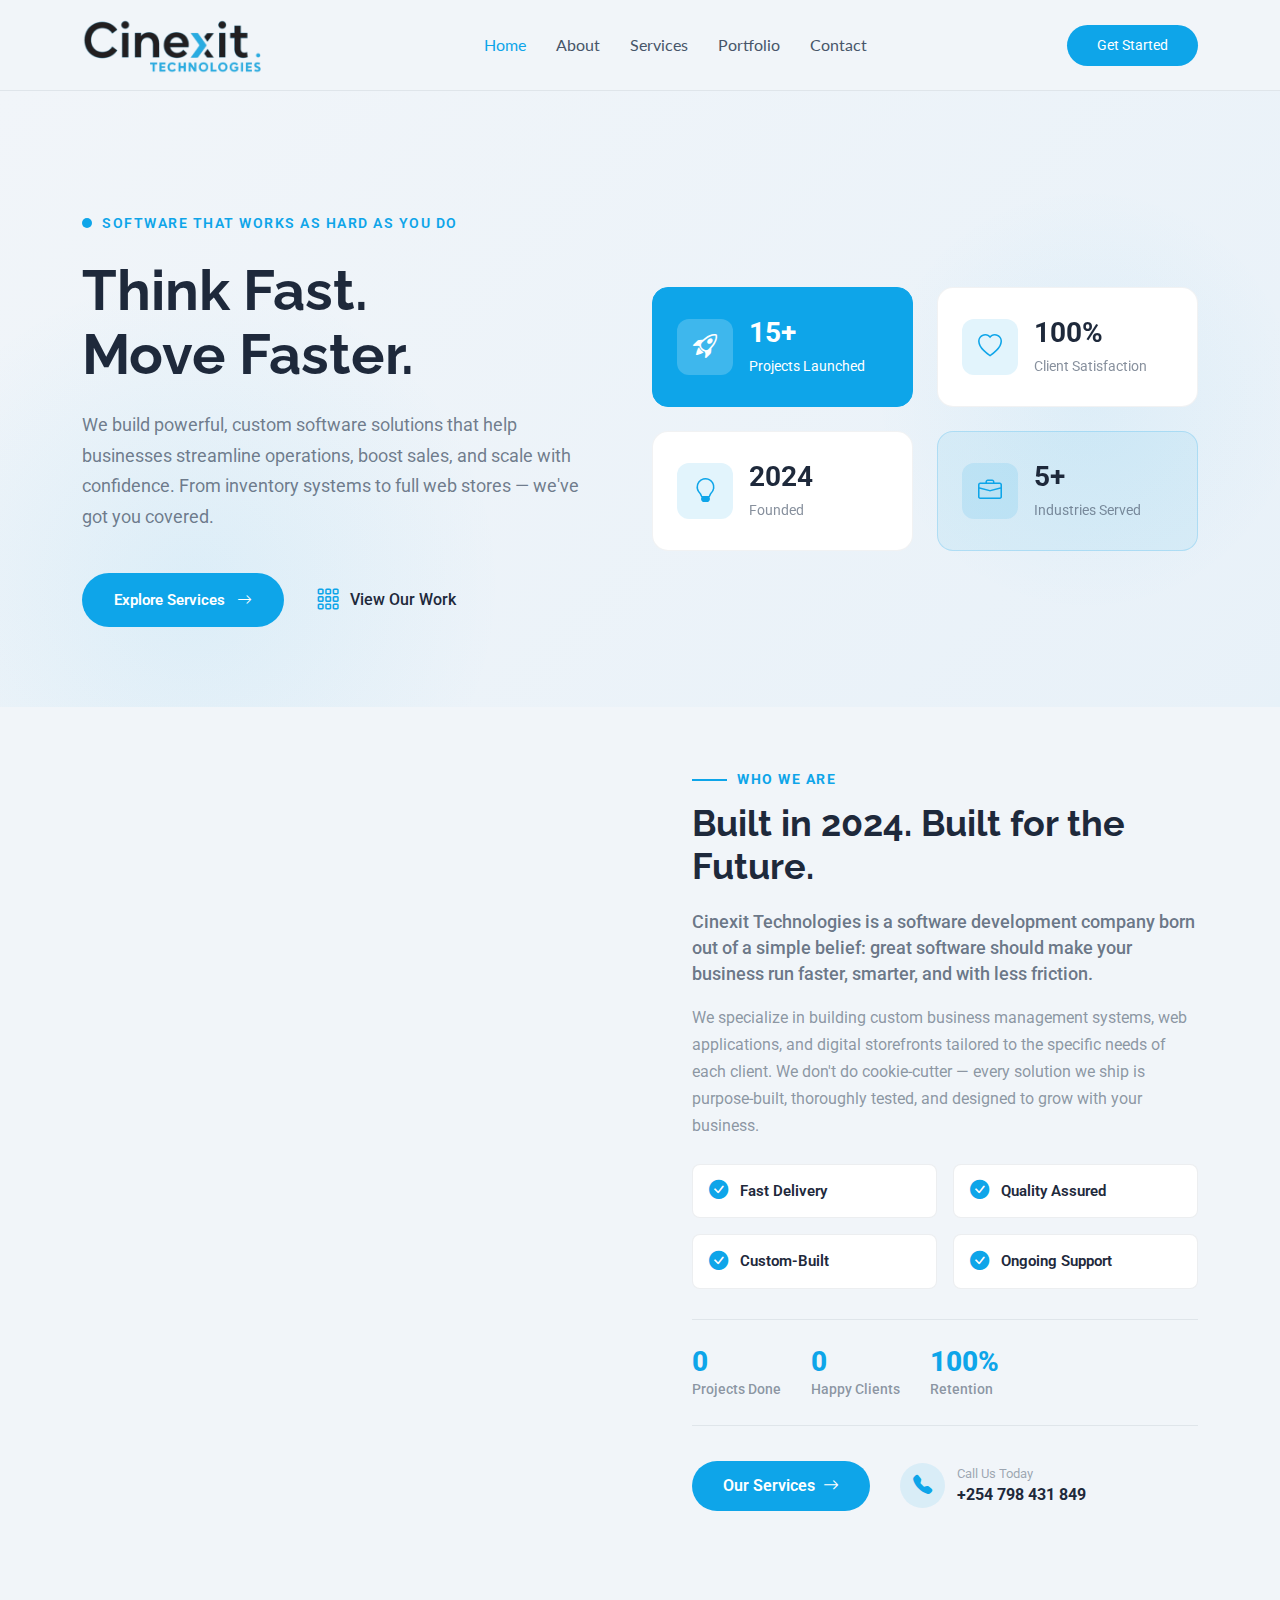
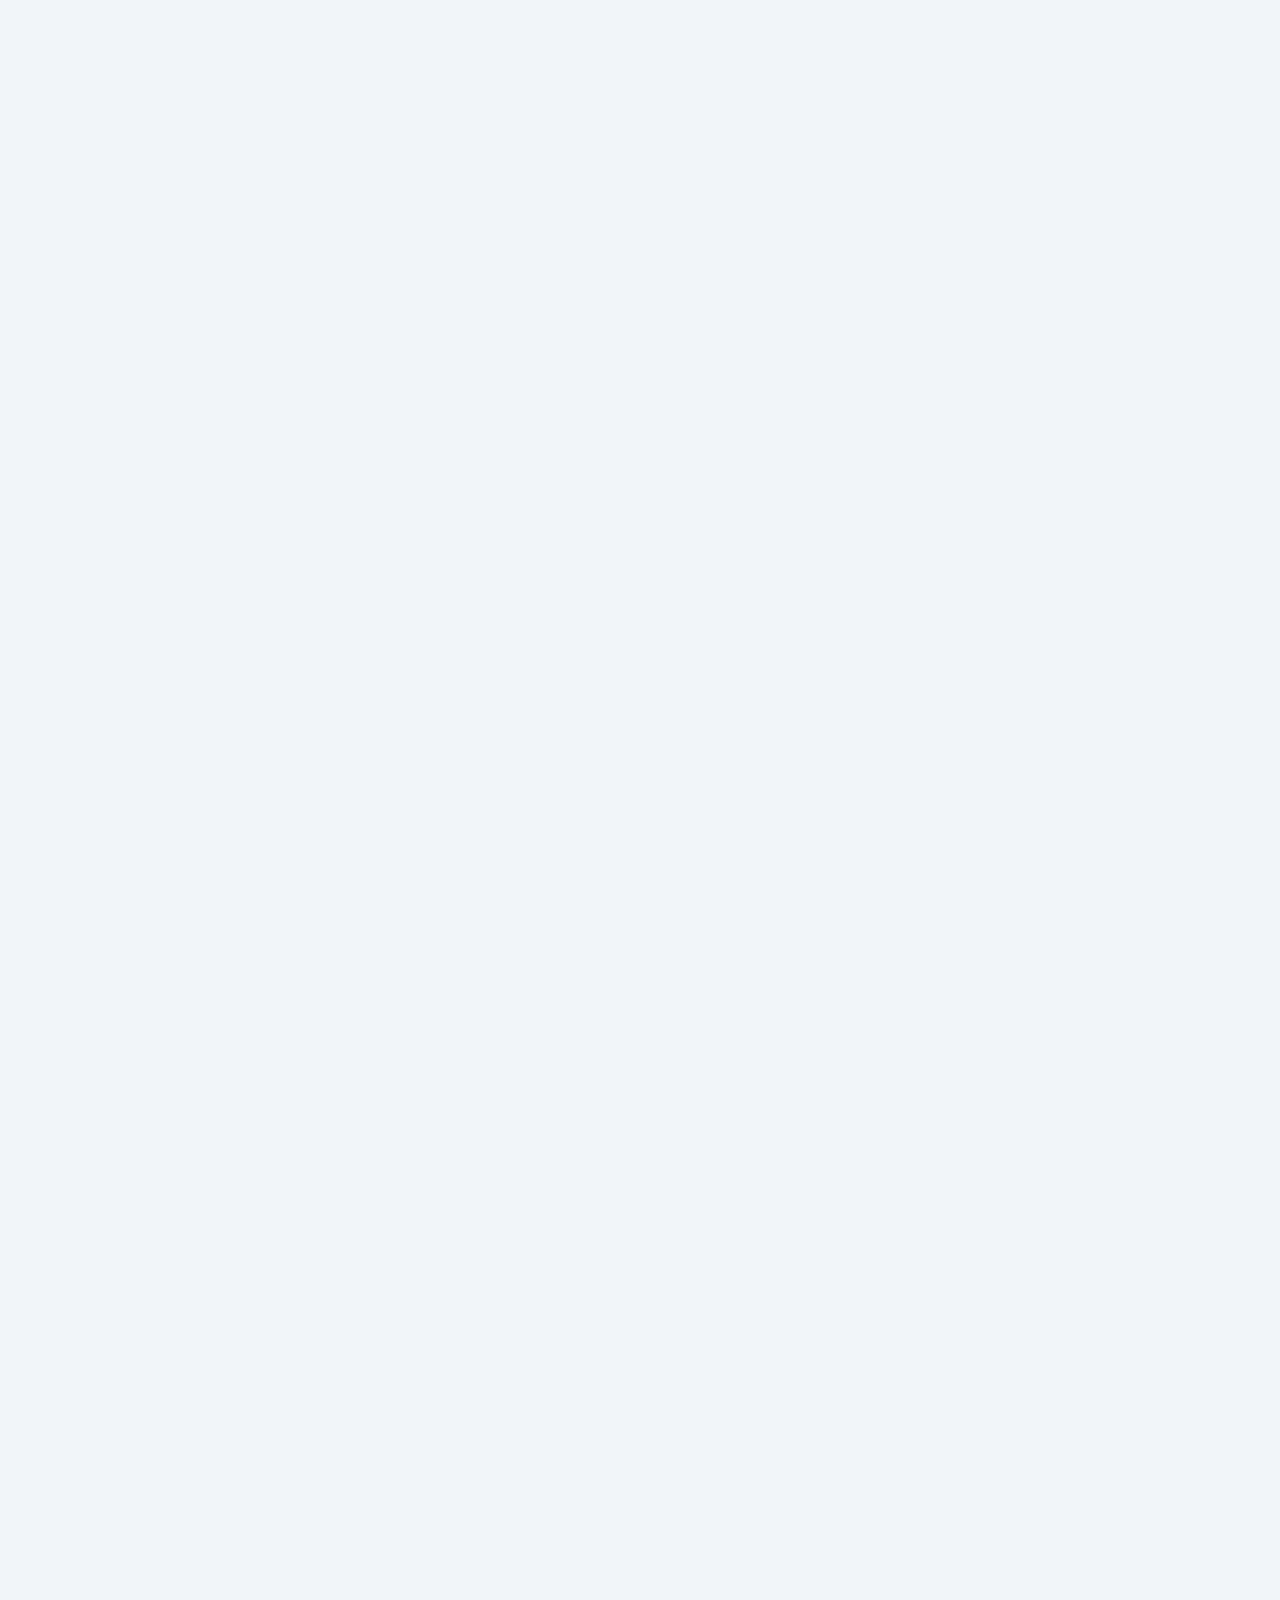
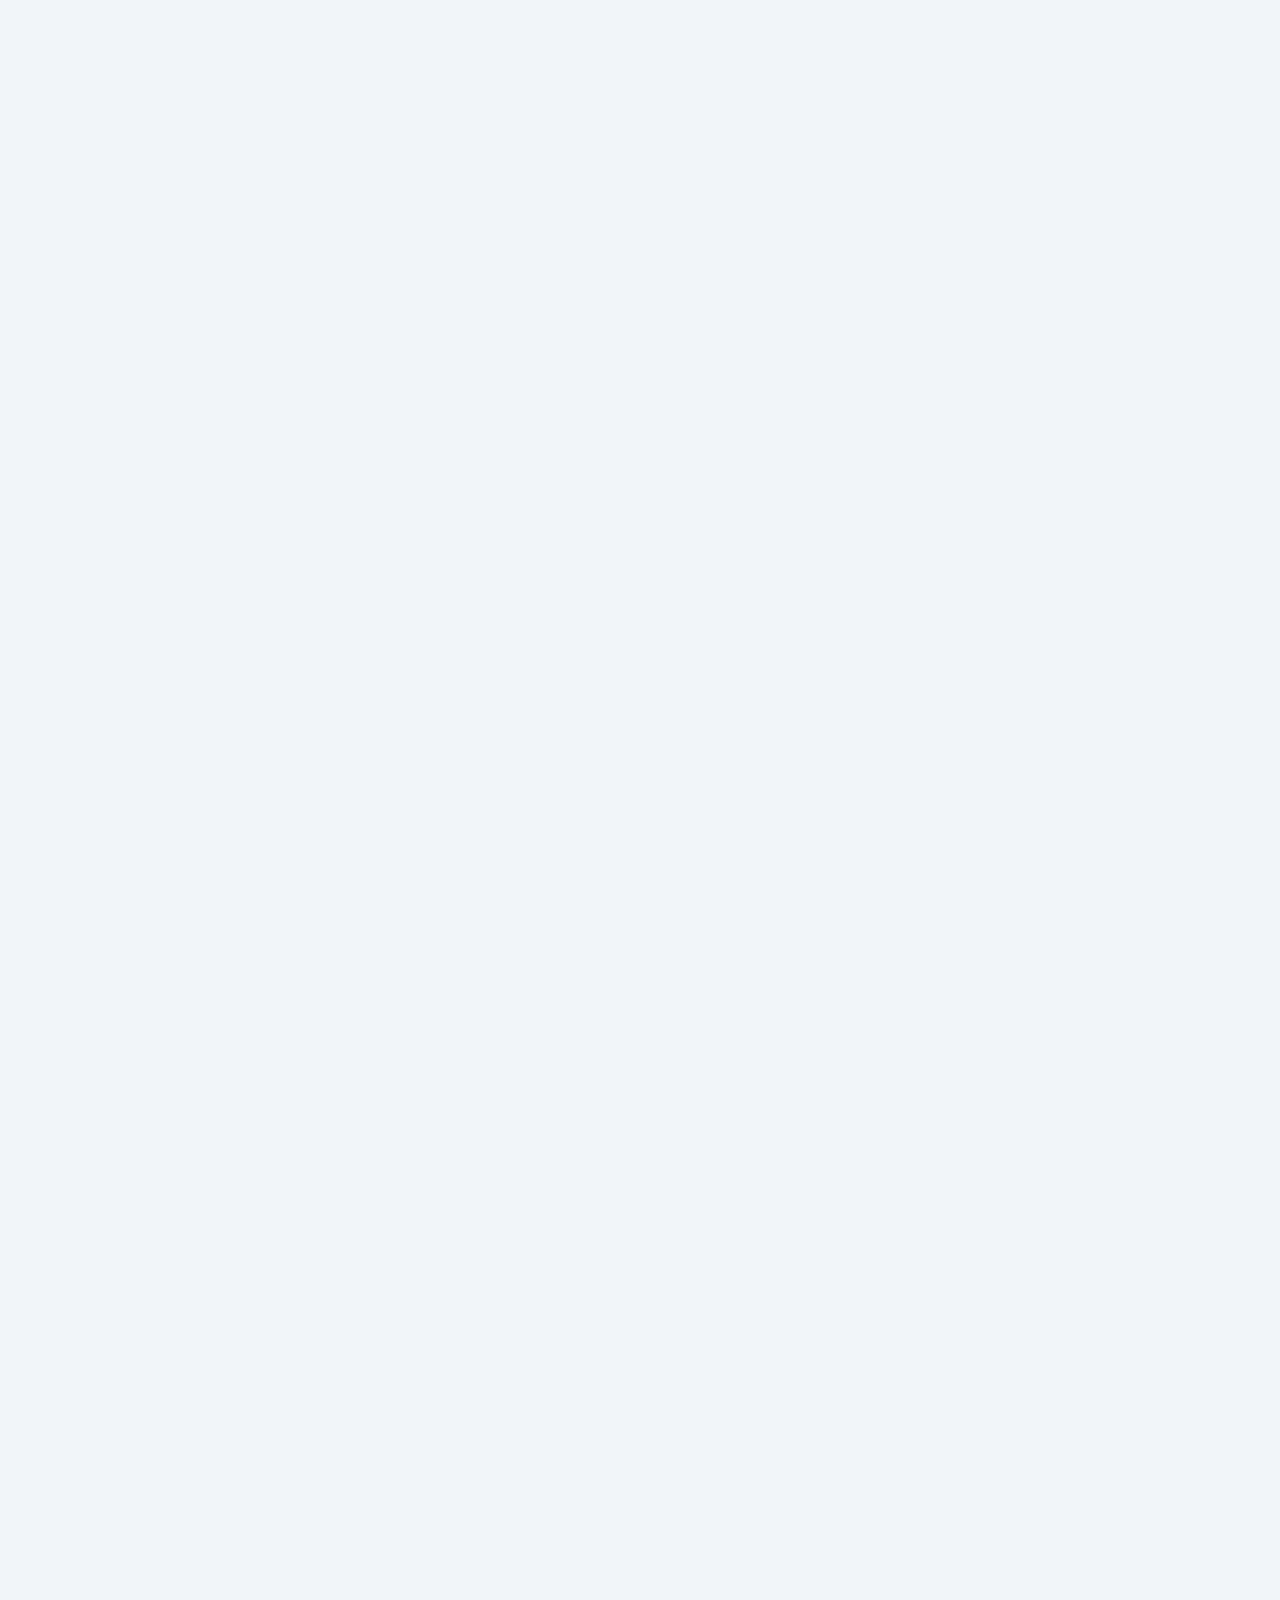
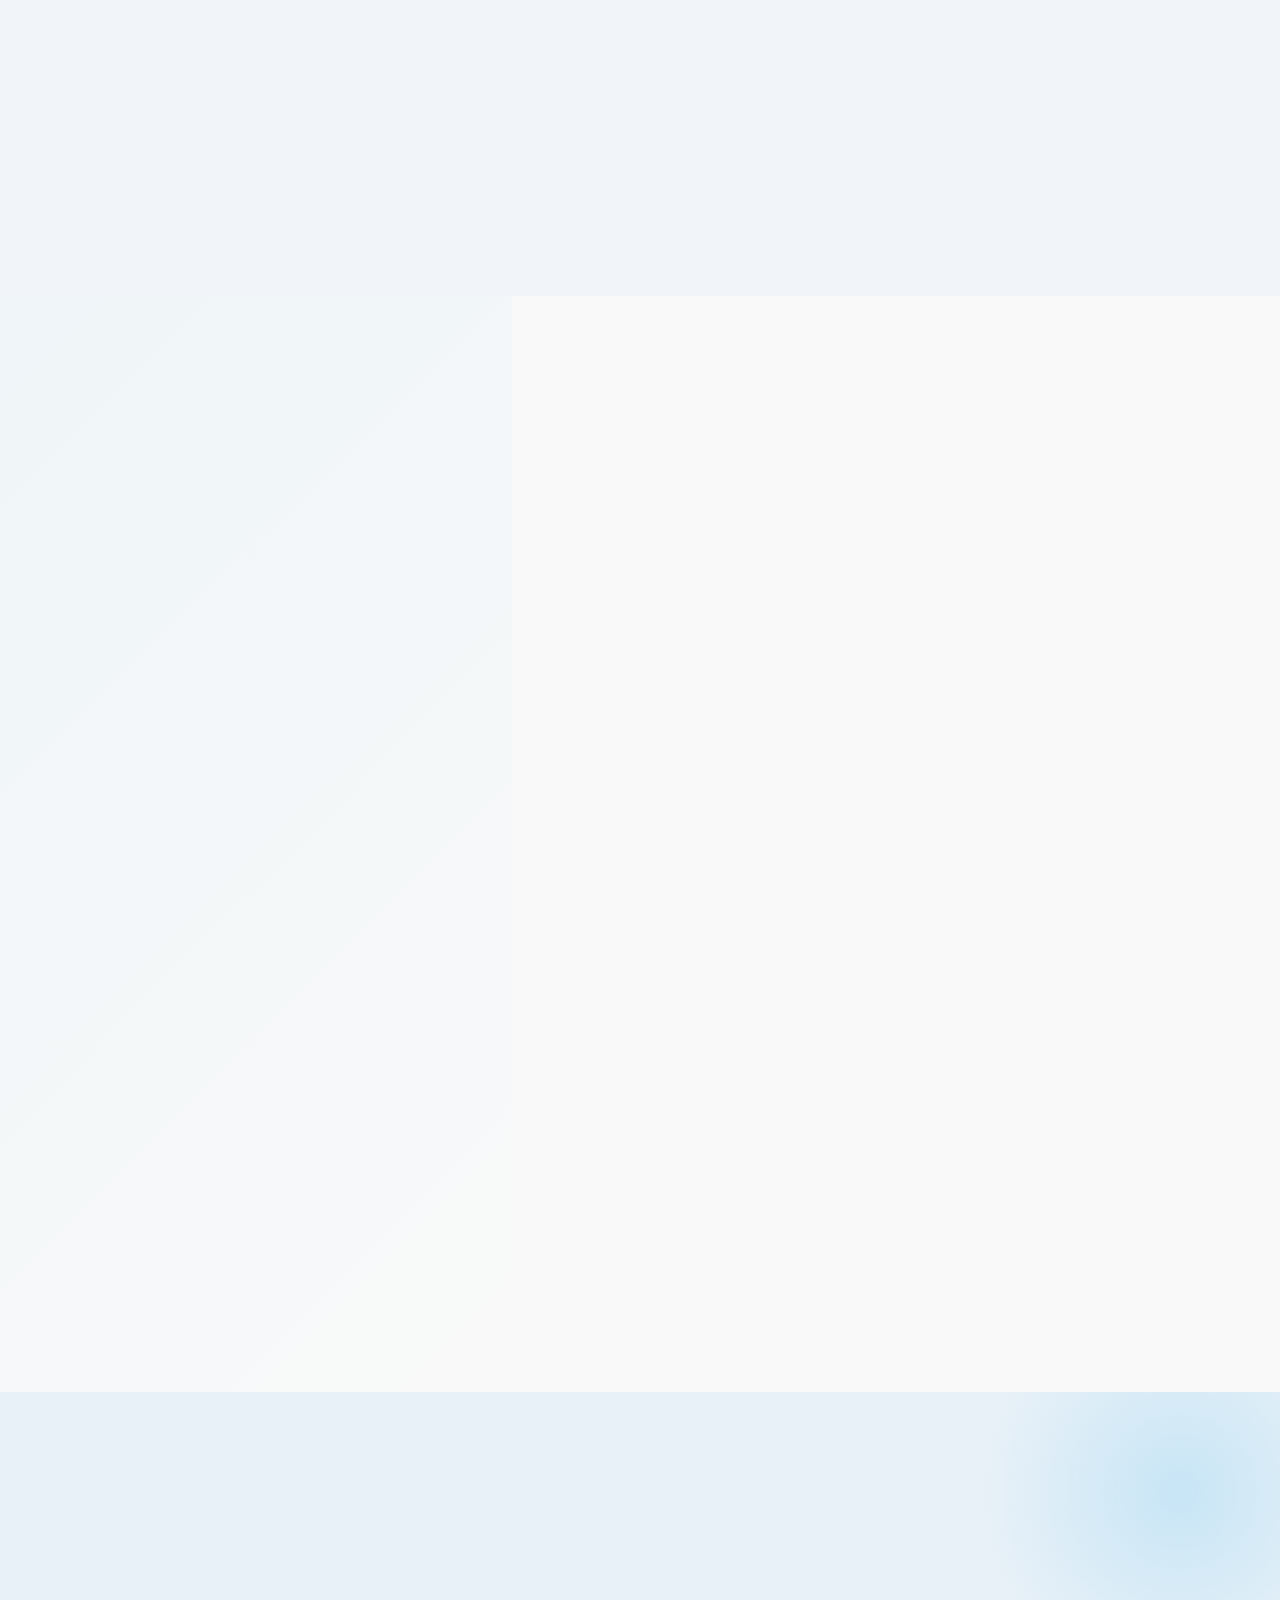
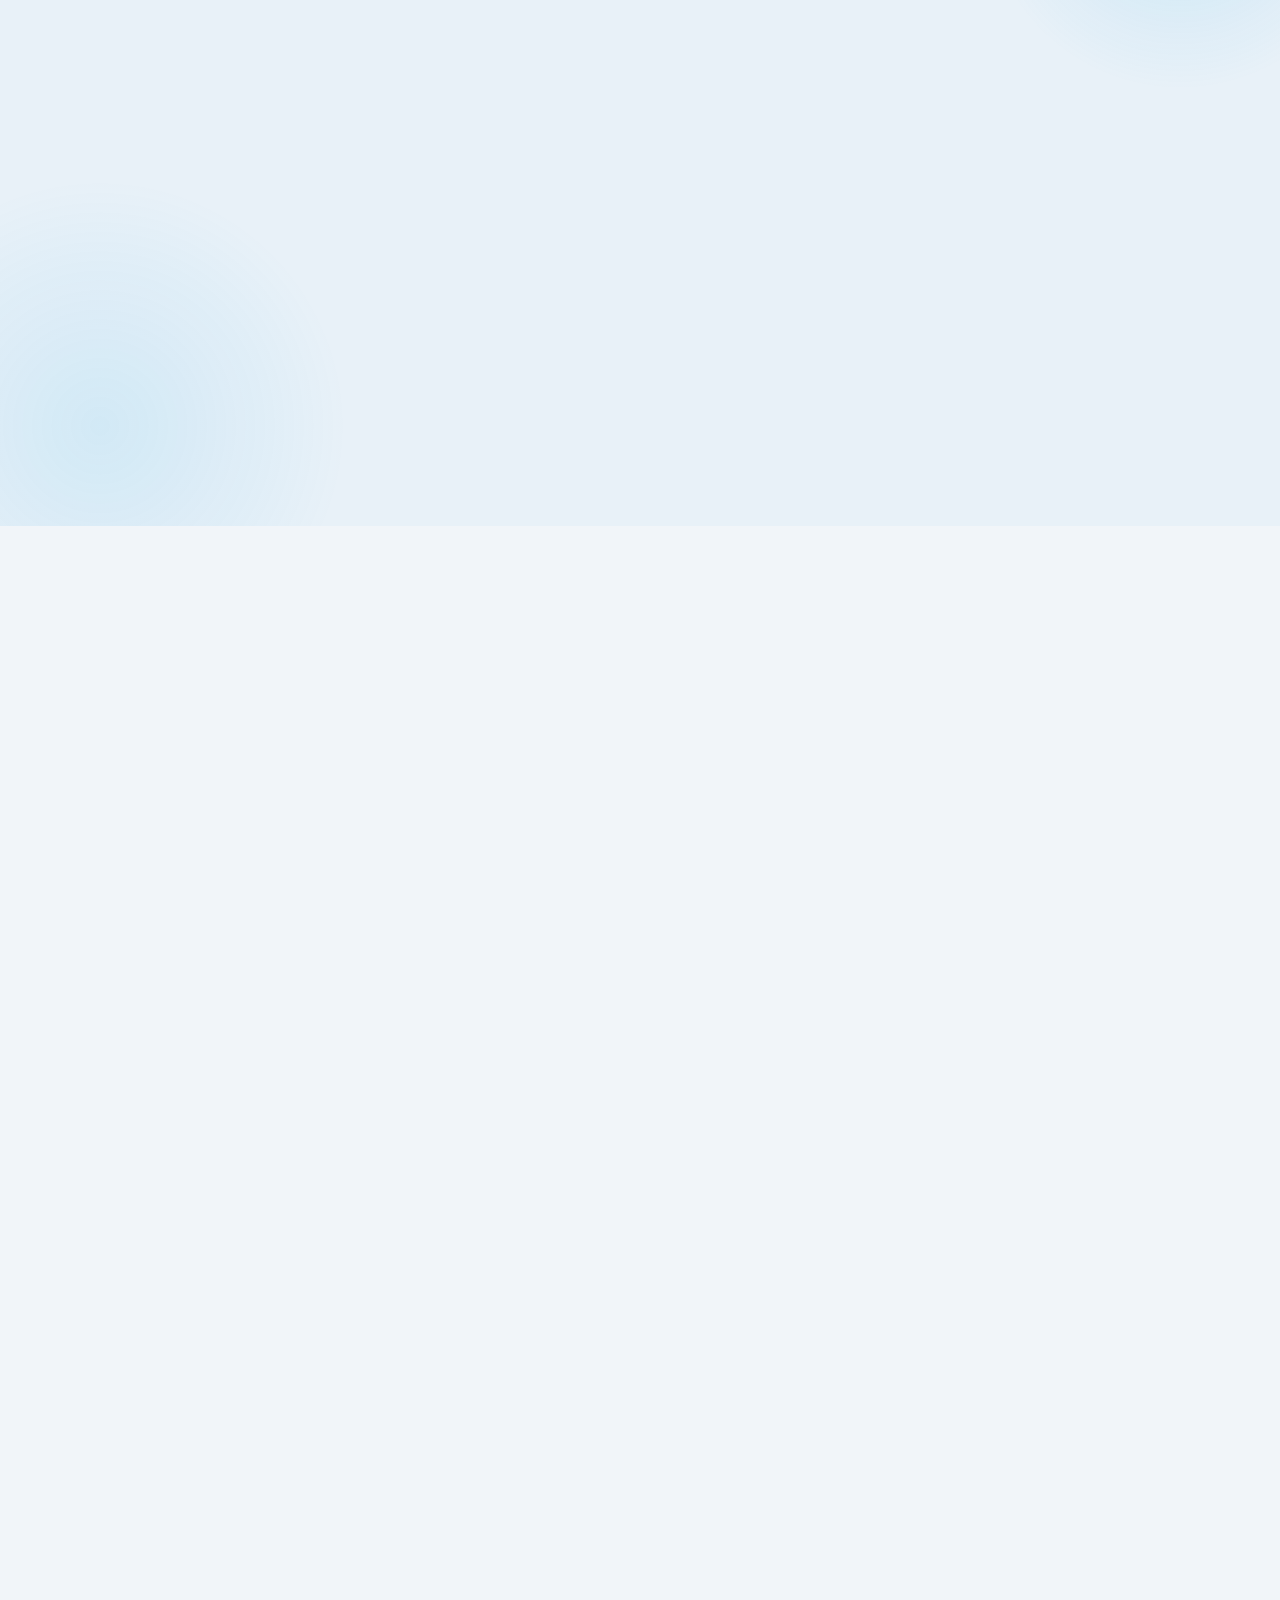
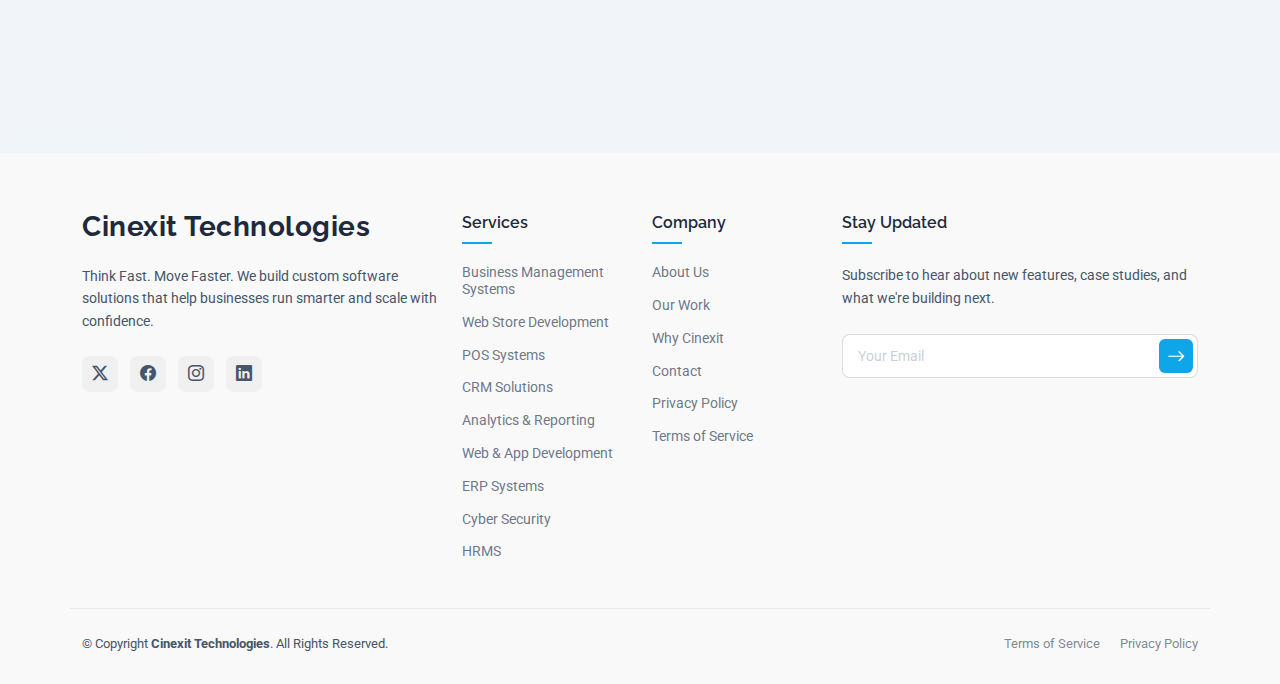
<file: index.html>
<!DOCTYPE html>
<html lang="en">

<head>
  <meta charset="utf-8">
  <meta content="width=device-width, initial-scale=1.0" name="viewport">

  <!-- Primary Meta Tags -->
  <title>Cinexit Technologies | Custom Software Development in Nairobi, Kenya</title>
  <meta name="title" content="Cinexit Technologies | Custom Software Development in Nairobi, Kenya">
  <meta name="description" content="Cinexit Technologies builds custom business management systems, POS systems, ERP, HRMS, web stores and more for businesses in Nairobi, Kenya and East Africa. Think Fast, Move Faster.">
  <meta name="keywords" content="software development Kenya, business management system Nairobi, POS system Kenya, ERP system Kenya, web store development Nairobi, HRMS Kenya, custom software Nairobi, inventory management system Kenya, e-commerce development Kenya, cyber security Kenya, software company Nairobi">
  <meta name="author" content="Cinexit Technologies">
  <meta name="robots" content="index, follow">
  <link rel="canonical" href="https://cinexit.cx/">

  <!-- Open Graph / Facebook / WhatsApp -->
  <meta property="og:type" content="website">
  <meta property="og:url" content="https://cinexit.cx/">
  <meta property="og:title" content="Cinexit Technologies | Custom Software Development in Nairobi, Kenya">
  <meta property="og:description" content="We build custom business management systems, POS systems, ERP, web stores and more for businesses across Kenya and East Africa. Think Fast, Move Faster.">
  <meta property="og:image" content="https://cinexit.cx/assets/img/cinexit_logo.png">
  <meta property="og:locale" content="en_KE">
  <meta property="og:site_name" content="Cinexit Technologies">

  <!-- Twitter -->
  <meta name="twitter:card" content="summary_large_image">
  <meta name="twitter:url" content="https://cinexit.cx/">
  <meta name="twitter:title" content="Cinexit Technologies | Custom Software Development in Nairobi, Kenya">
  <meta name="twitter:description" content="We build custom business management systems, POS systems, ERP, web stores and more for businesses across Kenya and East Africa.">
  <meta name="twitter:image" content="https://cinexit.cx/assets/img/cinexit_logo.png">

  <!-- Geo Tags -->
  <meta name="geo.region" content="KE-30">
  <meta name="geo.placename" content="Nairobi, Kenya">
  <meta name="geo.position" content="-1.286389;36.817223">
  <meta name="ICBM" content="-1.286389, 36.817223">

  <!-- Favicons -->
  <link href="assets/img/favicon.png" rel="icon">
  <link href="assets/img/apple-touch-icon.png" rel="apple-touch-icon">

  <!-- Fonts -->
  <link href="https://fonts.googleapis.com" rel="preconnect">
  <link href="https://fonts.gstatic.com" rel="preconnect" crossorigin>
  <link href="https://fonts.googleapis.com/css2?family=Roboto:ital,wght@0,100;0,300;0,400;0,500;0,700;0,900;1,100;1,300;1,400;1,500;1,700;1,900&family=Lato:ital,wght@0,100;0,300;0,400;0,700;0,900;1,100;1,300;1,400;1,700;1,900&family=Raleway:ital,wght@0,100;0,200;0,300;0,400;0,500;0,600;0,700;0,800;0,900;1,100;1,200;1,300;1,400;1,500;1,600;1,700;1,800;1,900&display=swap" rel="stylesheet">

  <!-- Vendor CSS Files -->
  <link href="assets/vendor/bootstrap/css/bootstrap.min.css" rel="stylesheet">
  <link href="assets/vendor/bootstrap-icons/bootstrap-icons.css" rel="stylesheet">
  <link href="assets/vendor/aos/aos.css" rel="stylesheet">
  <link href="assets/vendor/glightbox/css/glightbox.min.css" rel="stylesheet">
  <link href="assets/vendor/swiper/swiper-bundle.min.css" rel="stylesheet">

  <!-- Main CSS File -->
  <link href="assets/css/main.css" rel="stylesheet">
</head>

<body class="index-page">

  <header id="header" class="header d-flex align-items-center sticky-top">
    <div class="container position-relative d-flex align-items-center justify-content-between">

      <a href="index.html" class="logo d-flex align-items-center me-auto me-xl-0">
        <img src="assets/img/cinexit_logo.png" alt="Cinexit Technologies">
      </a>

      <nav id="navmenu" class="navmenu">
        <ul>
          <li><a href="#hero" class="active">Home</a></li>
          <li><a href="#about">About</a></li>
          <li><a href="#services">Services</a></li>
          <li><a href="#portfolio">Portfolio</a></li>
          <li><a href="#contact">Contact</a></li>
        </ul>
        <i class="mobile-nav-toggle d-xl-none bi bi-list"></i>
      </nav>

      <a class="btn-getstarted" href="#contact">Get Started</a>

    </div>
  </header>

  <main class="main">

    <!-- Hero Section -->
    <section id="hero" class="hero section">

      <div class="container" data-aos="fade-up" data-aos-delay="100">

        <div class="row align-items-center gy-5">

          <div class="col-lg-6" data-aos="fade-right" data-aos-delay="200">
            <div class="hero-content">
              <div class="hero-tag" data-aos="fade-up" data-aos-delay="250">
                <span class="tag-dot"></span>
                <span class="tag-text">Software That Works As Hard As You Do</span>
              </div>

              <h1 class="hero-headline">Think Fast.<br>Move Faster.</h1>

              <p class="hero-text">We build powerful, custom software solutions that help businesses streamline operations, boost sales, and scale with confidence. From inventory systems to full web stores — we've got you covered.</p>

              <div class="hero-cta" data-aos="fade-up" data-aos-delay="400">
                <a href="#services" class="cta-button">
                  <span>Explore Services</span>
                  <i class="bi bi-arrow-right"></i>
                </a>
                <a href="#portfolio" class="cta-link">
                  <i class="bi bi-grid-3x3-gap"></i>
                  <span>View Our Work</span>
                </a>
              </div>
            </div>
          </div>

          <div class="col-lg-6" data-aos="fade-left" data-aos-delay="300">
            <div class="stats-grid">
              <div class="stat-card stat-card-primary" data-aos="zoom-in" data-aos-delay="350">
                <div class="stat-icon-wrap">
                  <i class="bi bi-rocket-takeoff"></i>
                </div>
                <div class="stat-info">
                  <span class="stat-value">15+</span>
                  <span class="stat-title">Projects Launched</span>
                </div>
              </div>

              <div class="stat-card" data-aos="zoom-in" data-aos-delay="400">
                <div class="stat-icon-wrap">
                  <i class="bi bi-heart"></i>
                </div>
                <div class="stat-info">
                  <span class="stat-value">100%</span>
                  <span class="stat-title">Client Satisfaction</span>
                </div>
              </div>

              <div class="stat-card" data-aos="zoom-in" data-aos-delay="450">
                <div class="stat-icon-wrap">
                  <i class="bi bi-lightbulb"></i>
                </div>
                <div class="stat-info">
                  <span class="stat-value">2024</span>
                  <span class="stat-title">Founded</span>
                </div>
              </div>

              <div class="stat-card stat-card-accent" data-aos="zoom-in" data-aos-delay="500">
                <div class="stat-icon-wrap">
                  <i class="bi bi-briefcase"></i>
                </div>
                <div class="stat-info">
                  <span class="stat-value">5+</span>
                  <span class="stat-title">Industries Served</span>
                </div>
              </div>
            </div>
          </div>

        </div>

      </div>

    </section><!-- /Hero Section -->

    <!-- About Section -->
    <section id="about" class="about section">

      <div class="container" data-aos="fade-up" data-aos-delay="100">

        <div class="row gy-5 align-items-center">

          <div class="col-xl-6" data-aos="fade-right" data-aos-delay="200">
            <div class="about-images-wrapper">
              <div class="image-main">
                <img src="assets/img/about/about-5.webp" alt="Cinexit Technologies team at work" class="img-fluid">
              </div>
              <div class="image-offset">
                <img src="assets/img/about/about-square-3.webp" alt="Software development" class="img-fluid">
              </div>
              <div class="experience-badge">
                <span class="years">2024</span>
                <span class="text">Born to<br>Build</span>
              </div>
              <div class="shape-pattern"></div>
            </div>
          </div>

          <div class="col-xl-6" data-aos="fade-left" data-aos-delay="300">
            <div class="about-content">
              <div class="section-subtitle">Who We Are</div>
              <h2>Built in 2024. Built for the Future.</h2>
              <p class="lead-text">
                Cinexit Technologies is a software development company born out of a simple belief: great software should make your business run faster, smarter, and with less friction.
              </p>
              <p class="mb-4 description">
                We specialize in building custom business management systems, web applications, and digital storefronts tailored to the specific needs of each client. We don't do cookie-cutter — every solution we ship is purpose-built, thoroughly tested, and designed to grow with your business.
              </p>

              <div class="features-grid">
                <div class="feature-card">
                  <i class="bi bi-check-circle-fill"></i>
                  <span>Fast Delivery</span>
                </div>
                <div class="feature-card">
                  <i class="bi bi-check-circle-fill"></i>
                  <span>Quality Assured</span>
                </div>
                <div class="feature-card">
                  <i class="bi bi-check-circle-fill"></i>
                  <span>Custom-Built</span>
                </div>
                <div class="feature-card">
                  <i class="bi bi-check-circle-fill"></i>
                  <span>Ongoing Support</span>
                </div>
              </div>

              <div class="stats-row">
                <div class="stat-box">
                  <span class="number purecounter" data-purecounter-start="0" data-purecounter-end="15" data-purecounter-duration="1">15</span>
                  <span class="label">Projects Done</span>
                </div>
                <div class="stat-box">
                  <span class="number purecounter" data-purecounter-start="0" data-purecounter-end="12" data-purecounter-duration="1">12</span>
                  <span class="label">Happy Clients</span>
                </div>
                <div class="stat-box">
                  <span class="number">100%</span>
                  <span class="label">Retention</span>
                </div>
              </div>

              <div class="action-buttons">
                <a href="#services" class="btn btn-primary-custom">
                  Our Services <i class="bi bi-arrow-right"></i>
                </a>
                <div class="contact-info">
                  <div class="icon-box">
                    <i class="bi bi-telephone-fill"></i>
                  </div>
                  <div class="text">
                    <span>Call Us Today</span>
                    <a href="tel:+254712743975">+254 798 431 849</a>
                  </div>
                </div>
              </div>

            </div>
          </div>

        </div>

      </div>

    </section><!-- /About Section -->

    <!-- Services Section -->
    <section id="services" class="services section">

      <div class="container section-title" data-aos="fade-up">
        <h2>Services</h2>
        <p>End-to-end software solutions tailored to your business needs</p>
      </div>

      <div class="container" data-aos="fade-up" data-aos-delay="100">

        <div class="row g-4">

          <div class="col-lg-4 col-md-6" data-aos="fade-up" data-aos-delay="100">
            <div class="service-card">
              <div class="icon-wrapper">
                <i class="bi bi-box-seam"></i>
              </div>
              <h3>Business Management Systems</h3>
              <p>Custom ERP-style systems covering inventory, sales, procurement, invoicing, quotations, and supplier management — all in one platform.</p>
              <a href="#contact" class="service-link">
                <span>Get a Quote</span>
                <i class="bi bi-arrow-right"></i>
              </a>
            </div>
          </div>

          <div class="col-lg-4 col-md-6" data-aos="fade-up" data-aos-delay="200">
            <div class="service-card">
              <div class="icon-wrapper">
                <i class="bi bi-shop"></i>
              </div>
              <h3>Web Store Development</h3>
              <p>Professional e-commerce storefronts with product management, order tracking, and a seamless shopping experience for your customers.</p>
              <a href="#contact" class="service-link">
                <span>Get a Quote</span>
                <i class="bi bi-arrow-right"></i>
              </a>
            </div>
          </div>

          <div class="col-lg-4 col-md-6" data-aos="fade-up" data-aos-delay="300">
            <div class="service-card featured">
              <div class="featured-badge">
                <i class="bi bi-star-fill"></i>
                <span>Popular</span>
              </div>
              <div class="icon-wrapper">
                <i class="bi bi-receipt"></i>
              </div>
              <h3>POS Systems</h3>
              <p>Point-of-sale solutions for hotels, restaurants, and retail — complete with inventory control and financial reporting built right in.</p>
              <a href="#contact" class="service-link">
                <span>Get a Quote</span>
                <i class="bi bi-arrow-right"></i>
              </a>
            </div>
          </div>

          <div class="col-lg-4 col-md-6" data-aos="fade-up" data-aos-delay="100">
            <div class="service-card">
              <div class="icon-wrapper">
                <i class="bi bi-people"></i>
              </div>
              <h3>CRM Solutions</h3>
              <p>Keep your customer relationships organized — track interactions, manage leads, and never lose sight of a client opportunity.</p>
              <a href="#contact" class="service-link">
                <span>Get a Quote</span>
                <i class="bi bi-arrow-right"></i>
              </a>
            </div>
          </div>

          <div class="col-lg-4 col-md-6" data-aos="fade-up" data-aos-delay="200">
            <div class="service-card">
              <div class="icon-wrapper">
                <i class="bi bi-bar-chart-line"></i>
              </div>
              <h3>Analytics & Reporting</h3>
              <p>Turn your data into decisions. We build dashboards and reports that give you real-time visibility into your business performance.</p>
              <a href="#contact" class="service-link">
                <span>Get a Quote</span>
                <i class="bi bi-arrow-right"></i>
              </a>
            </div>
          </div>

          <div class="col-lg-4 col-md-6" data-aos="fade-up" data-aos-delay="300">
            <div class="service-card">
              <div class="icon-wrapper">
                <i class="bi bi-globe"></i>
              </div>
              <h3>Web & App Development</h3>
              <p>From company websites to full web applications — we design and build digital products that look great and perform even better.</p>
              <a href="#contact" class="service-link">
                <span>Get a Quote</span>
                <i class="bi bi-arrow-right"></i>
              </a>
            </div>
          </div>

          <!-- NEW: ERP Systems -->
          <div class="col-lg-4 col-md-6" data-aos="fade-up" data-aos-delay="100">
            <div class="service-card">
              <div class="icon-wrapper">
                <i class="bi bi-diagram-3"></i>
              </div>
              <h3>ERP Systems</h3>
              <p>Full-scale enterprise resource planning systems that unify your entire business — from finance and HR to supply chain and operations — in one integrated platform.</p>
              <a href="#contact" class="service-link">
                <span>Get a Quote</span>
                <i class="bi bi-arrow-right"></i>
              </a>
            </div>
          </div>

          <!-- NEW: Cyber Security -->
          <div class="col-lg-4 col-md-6" data-aos="fade-up" data-aos-delay="200">
            <div class="service-card">
              <div class="icon-wrapper">
                <i class="bi bi-shield-lock"></i>
              </div>
              <h3>Cyber Security</h3>
              <p>Protect your business and client data with security audits, vulnerability assessments, secure coding practices, and ongoing monitoring solutions.</p>
              <a href="#contact" class="service-link">
                <span>Get a Quote</span>
                <i class="bi bi-arrow-right"></i>
              </a>
            </div>
          </div>

          <!-- NEW: HRMS -->
          <div class="col-lg-4 col-md-6" data-aos="fade-up" data-aos-delay="300">
            <div class="service-card">
              <div class="icon-wrapper">
                <i class="bi bi-person-badge"></i>
              </div>
              <h3>HRMS</h3>
              <p>Human Resource Management Systems that handle employee records, payroll, leave management, performance tracking, and onboarding — all in one place.</p>
              <a href="#contact" class="service-link">
                <span>Get a Quote</span>
                <i class="bi bi-arrow-right"></i>
              </a>
            </div>
          </div>

        </div>

        <!-- Stats Row -->
        <div class="stats-row" data-aos="fade-up" data-aos-delay="400">
          <div class="row g-4 justify-content-center">
            <div class="col-6 col-md-3">
              <div class="stat-item">
                <span class="stat-number">15+</span>
                <span class="stat-label">Projects Delivered</span>
              </div>
            </div>
            <div class="col-6 col-md-3">
              <div class="stat-item">
                <span class="stat-number">100%</span>
                <span class="stat-label">Client Satisfaction</span>
              </div>
            </div>
            <div class="col-6 col-md-3">
              <div class="stat-item">
                <span class="stat-number">5+</span>
                <span class="stat-label">Industries</span>
              </div>
            </div>
            <div class="col-6 col-md-3">
              <div class="stat-item">
                <span class="stat-number">2024</span>
                <span class="stat-label">Est.</span>
              </div>
            </div>
          </div>
        </div>

      </div>

    </section><!-- /Services Section -->

    <!-- Portfolio Section -->
    <section id="portfolio" class="portfolio section">

      <div class="container section-title" data-aos="fade-up">
        <h2>Portfolio</h2>
        <p>A look at some of the solutions we've built for our clients</p>
      </div>

      <div class="container" data-aos="fade-up" data-aos-delay="100">

        <div class="isotope-layout" data-default-filter="*" data-layout="fitRows" data-sort="original-order">

          <div class="filters-wrapper" data-aos="fade-up" data-aos-delay="100">
            <ul class="portfolio-filters isotope-filters">
              <li data-filter="*" class="filter-active">All Projects</li>
              <li data-filter=".filter-web">Web Apps</li>
              <li data-filter=".filter-pos">POS Systems</li>
              <li data-filter=".filter-ecommerce">Web Stores</li>
            </ul>
          </div>

          <div class="row g-4 isotope-container" data-aos="fade-up" data-aos-delay="200">

            <!-- Project 1: Transmission Masters - Business App -->
            <div class="col-lg-4 col-md-6 portfolio-item isotope-item filter-web">
              <div class="project-card featured">
                <div class="image-wrapper">
                  <img src="assets/img/portfolio/tml-dashboard.webp" alt="Transmission Masters Business App" class="img-fluid" loading="lazy">
                  <div class="hover-overlay">
                    <div class="overlay-actions">
                      <a href="transmission-masters-app.html" class="action-btn">
                        <i class="bi bi-eye"></i>
                      </a>
                    </div>
                  </div>
                  <span class="category-badge">Web App</span>
                  <span class="featured-badge"><i class="bi bi-star-fill"></i> Featured</span>
                </div>
                <div class="project-info">
                  <h3>Transmission Masters Ltd — Business Management System</h3>
                  <p>Full inventory management, sales tracking, invoice & quotation generation, procurement with LPO generation, and a CRM module.</p>
                  <div class="project-meta">
                    <div class="tech-tags">
                      <span>Inventory</span>
                      <span>CRM</span>
                      <span>Invoicing</span>
                    </div>
                    <span class="year">2025</span>
                  </div>
                </div>
              </div>
            </div>

            <!-- Project 2: Gadgets by Kihoro - Business App -->
            <div class="col-lg-4 col-md-6 portfolio-item isotope-item filter-web">
              <div class="project-card">
                <div class="image-wrapper">
                  <img src="assets/img/portfolio/gbk-dashboard.webp" alt="Gadgets by Kihoro Business App" class="img-fluid" loading="lazy">
                  <div class="hover-overlay">
                    <div class="overlay-actions">
                      <a href="gadgets-kihoro-app.html" class="action-btn">
                        <i class="bi bi-eye"></i>
                      </a>
                    </div>
                  </div>
                  <span class="category-badge">Web App</span>
                </div>
                <div class="project-info">
                  <h3>Gadgets by Kihoro — Retail Management System</h3>
                  <p>Inventory & sales tracking, invoice and quotation generator, analytics dashboard, and a web store management panel.</p>
                  <div class="project-meta">
                    <div class="tech-tags">
                      <span>Inventory</span>
                      <span>Analytics</span>
                      <span>E-commerce</span>
                    </div>
                    <span class="year">2025</span>
                  </div>
                </div>
              </div>
            </div>

            <!-- Project 3: Savannah Park POS -->
            <div class="col-lg-4 col-md-6 portfolio-item isotope-item filter-pos">
              <div class="project-card featured">
                <div class="image-wrapper">
                  <img src="assets/img/portfolio/savannah-dashboard.webp" alt="Savannah Park POS System" class="img-fluid" loading="lazy">
                  <div class="hover-overlay">
                    <div class="overlay-actions">
                      <a href="savannah-park-pos.html" class="action-btn">
                        <i class="bi bi-eye"></i>
                      </a>
                    </div>
                  </div>
                  <span class="category-badge">POS System</span>
                  <span class="featured-badge"><i class="bi bi-star-fill"></i> Featured</span>
                </div>
                <div class="project-info">
                  <h3>Savannah Park Ltd — Hotel POS System</h3>
                  <p>Complete point-of-sale system with inventory management and financial report generation for a full hotel operation.</p>
                  <div class="project-meta">
                    <div class="tech-tags">
                      <span>POS</span>
                      <span>Inventory</span>
                      <span>Finance</span>
                    </div>
                    <span class="year">2025</span>
                  </div>
                </div>
              </div>
            </div>

            <!-- Project 4: Transmission Masters Webstore -->
            <div class="col-lg-4 col-md-6 portfolio-item isotope-item filter-ecommerce">
              <div class="project-card">
                <div class="image-wrapper">
                  <img src="assets/img/portfolio/tml-hero.webp" alt="Transmission Masters Webstore" class="img-fluid" loading="lazy">
                  <div class="hover-overlay">
                    <div class="overlay-actions">
                      <a href="transmission-masters-webstore.html" class="action-btn">
                        <i class="bi bi-eye"></i>
                      </a>
                      <a href="https://transmission.co.ke" target="_blank" class="action-btn">
                        <i class="bi bi-link-45deg"></i>
                      </a>
                    </div>
                  </div>
                  <span class="category-badge">Web Store</span>
                </div>
                <div class="project-info">
                  <h3>Transmission Masters Ltd — Web Store</h3>
                  <p>A professional e-commerce storefront for Transmission Masters, enabling online sales alongside their core business operations.</p>
                  <div class="project-meta">
                    <div class="tech-tags">
                      <span>E-commerce</span>
                      <span>Web Design</span>
                    </div>
                    <span class="year">2025</span>
                  </div>
                </div>
              </div>
            </div>

            <!-- Project 5: Gadgets by Kihoro Webstore -->
            <div class="col-lg-4 col-md-6 portfolio-item isotope-item filter-ecommerce">
              <div class="project-card">
                <div class="image-wrapper">
                  <img src="assets/img/portfolio/gbk-hero.webp" alt="Gadgets by Kihoro Webstore" class="img-fluid" loading="lazy">
                  <div class="hover-overlay">
                    <div class="overlay-actions">
                      <a href="gadgets-kihoro-webstore.html" class="action-btn">
                        <i class="bi bi-eye"></i>
                      </a>
                      <a href="https://gadgetsbykihoro.com" target="_blank" class="action-btn">
                        <i class="bi bi-link-45deg"></i>
                      </a>
                    </div>
                  </div>
                  <span class="category-badge">Web Store</span>
                </div>
                <div class="project-info">
                  <h3>Gadgets by Kihoro — Web Store</h3>
                  <p>A sleek online gadget shop with product listings, categories, and integrated store management for Gadgets by Kihoro.</p>
                  <div class="project-meta">
                    <div class="tech-tags">
                      <span>E-commerce</span>
                      <span>Web Design</span>
                    </div>
                    <span class="year">2025</span>
                  </div>
                </div>
              </div>
            </div>

          </div><!-- End Portfolio Container -->

        </div>

        <div class="cta-section" data-aos="zoom-in" data-aos-delay="300">
          <div class="cta-content">
            <span class="cta-label"><i class="bi bi-lightning-charge-fill"></i> Ready to Start?</span>
            <h3>Let's Build Something Powerful Together</h3>
            <p>Whether you need a business management system, a web store, or a custom POS — we'll deliver a solution that fits your business perfectly.</p>
            <div class="cta-buttons">
              <a href="#contact" class="btn-cta-primary">Start Your Project <i class="bi bi-arrow-right"></i></a>
              <a href="#services" class="btn-cta-secondary"><i class="bi bi-grid-3x3-gap"></i> Explore Services</a>
            </div>
          </div>
          <div class="cta-decoration">
            <div class="floating-shape shape-1"></div>
            <div class="floating-shape shape-2"></div>
            <div class="floating-shape shape-3"></div>
          </div>
        </div>

      </div>

    </section><!-- /Portfolio Section -->

    <!-- Why Us Section -->
    <section id="why-us" class="why-us section light-background">

      <div class="container section-title" data-aos="fade-up">
        <h2>Why Cinexit</h2>
        <p>We don't just write code — we build solutions that move your business forward</p>
      </div>

      <div class="container" data-aos="fade-up" data-aos-delay="100">

        <div class="row g-5">
          <div class="col-lg-5" data-aos="fade-right" data-aos-delay="200">
            <div class="sidebar-content">
              <div class="badge-wrapper">
                <span class="section-badge"><i class="bi bi-stars"></i> Our Difference</span>
              </div>
              <h2>Fast, Focused, and Built to Last</h2>
              <p class="description">At Cinexit, we believe speed and quality aren't opposites. We work fast without cutting corners, deliver software that's easy to use, and stay available when you need us after launch.</p>

              <div class="stat-cards">
                <div class="stat-card" data-aos="zoom-in" data-aos-delay="300">
                  <div class="stat-value">15+</div>
                  <div class="stat-text">Projects Shipped</div>
                </div>
                <div class="stat-card" data-aos="zoom-in" data-aos-delay="350">
                  <div class="stat-value">100%</div>
                  <div class="stat-text">On-Time Delivery</div>
                </div>
                <div class="stat-card" data-aos="zoom-in" data-aos-delay="400">
                  <div class="stat-value">5+</div>
                  <div class="stat-text">Industries Served</div>
                </div>
              </div>

              <div class="action-buttons">
                <a href="#contact" class="btn-main">Work With Us</a>
                <a href="#portfolio" class="btn-outline">View Our Work</a>
              </div>
            </div>
          </div>

          <div class="col-lg-7" data-aos="fade-left" data-aos-delay="200">
            <div class="features-grid">
              <div class="feature-box highlight" data-aos="fade-up" data-aos-delay="250">
                <div class="feature-ribbon">Top Rated</div>
                <div class="feature-icon">
                  <i class="bi bi-rocket-takeoff-fill"></i>
                </div>
                <div class="feature-content">
                  <h4>Rapid Development</h4>
                  <p>We move fast. Our lean process means you get a working product in your hands sooner — without sacrificing quality.</p>
                  <a href="#contact" class="feature-link">Let's Talk <i class="bi bi-chevron-right"></i></a>
                </div>
              </div>

              <div class="feature-box" data-aos="fade-up" data-aos-delay="300">
                <div class="feature-icon">
                  <i class="bi bi-puzzle-fill"></i>
                </div>
                <div class="feature-content">
                  <h4>Fully Custom Solutions</h4>
                  <p>No templates, no one-size-fits-all. Every system we build is designed around your specific workflows and business logic.</p>
                  <a href="#contact" class="feature-link">Learn More <i class="bi bi-chevron-right"></i></a>
                </div>
              </div>

              <div class="feature-box" data-aos="fade-up" data-aos-delay="350">
                <div class="feature-icon">
                  <i class="bi bi-headset"></i>
                </div>
                <div class="feature-content">
                  <h4>Post-Launch Support</h4>
                  <p>We don't disappear after delivery. We're here for bug fixes, updates, and new features as your business evolves.</p>
                  <a href="#contact" class="feature-link">Get Support <i class="bi bi-chevron-right"></i></a>
                </div>
              </div>
            </div>

            <div class="process-timeline" data-aos="fade-up" data-aos-delay="400">
              <h5 class="timeline-title"><i class="bi bi-diagram-3-fill"></i> How We Work</h5>
              <div class="timeline-steps">
                <div class="timeline-step">
                  <div class="step-marker">1</div>
                  <div class="step-info">
                    <strong>Discover</strong>
                    <span>Understanding your needs</span>
                  </div>
                </div>
                <div class="timeline-connector"></div>
                <div class="timeline-step">
                  <div class="step-marker">2</div>
                  <div class="step-info">
                    <strong>Design</strong>
                    <span>Planning the solution</span>
                  </div>
                </div>
                <div class="timeline-connector"></div>
                <div class="timeline-step">
                  <div class="step-marker">3</div>
                  <div class="step-info">
                    <strong>Build</strong>
                    <span>Development & testing</span>
                  </div>
                </div>
                <div class="timeline-connector"></div>
                <div class="timeline-step">
                  <div class="step-marker">4</div>
                  <div class="step-info">
                    <strong>Launch</strong>
                    <span>Deploy & support</span>
                  </div>
                </div>
              </div>
            </div>

          </div>
        </div>

      </div>

    </section><!-- /Why Us Section -->

    <!-- Testimonials Section -->
    <section id="testimonials" class="testimonials section">

      <div class="container section-title" data-aos="fade-up">
        <h2>Testimonials</h2>
        <p>What our clients say about working with Cinexit Technologies</p>
      </div>

      <div class="container" data-aos="fade-up" data-aos-delay="100">

        <div class="row">

          <!-- Left Sidebar -->
          <div class="col-lg-4" data-aos="fade-right" data-aos-delay="150">
            <div class="testimonials-sidebar">
              <div class="avatar-stack">
                <div class="avatar d-flex align-items-center justify-content-center" style="background:var(--accent-color);color:#fff;font-size:20px;width:48px;height:48px;border-radius:50%;border:3px solid #fff;">
                  <i class="bi bi-person-fill"></i>
                </div>
                <div class="avatar d-flex align-items-center justify-content-center" style="background:#0284c7;color:#fff;font-size:20px;width:48px;height:48px;border-radius:50%;border:3px solid #fff;margin-left:-12px;">
                  <i class="bi bi-person-fill"></i>
                </div>
                <div class="avatar d-flex align-items-center justify-content-center" style="background:#0369a1;color:#fff;font-size:20px;width:48px;height:48px;border-radius:50%;border:3px solid #fff;margin-left:-12px;">
                  <i class="bi bi-person-fill"></i>
                </div>
                <span class="avatar-count">+9</span>
              </div>
              <div class="sidebar-content">
                <span class="satisfied-badge"><i class="bi bi-heart-fill"></i> Happy Clients</span>
                <h3>Trusted by Businesses Across Kenya</h3>
                <p>From automotive spare parts to gadget retail to hospitality — our clients trust Cinexit to power their operations.</p>
                <a href="#contact" class="btn-view-all">Work With Us <i class="bi bi-arrow-right"></i></a>
              </div>
            </div>
          </div>

          <!-- Right Testimonials Slider -->
          <div class="col-lg-8" data-aos="fade-left" data-aos-delay="200">
            <div class="testimonials-carousel swiper init-swiper">
              <script type="application/json" class="swiper-config">
                {
                  "loop": true,
                  "speed": 700,
                  "autoplay": {
                    "delay": 5000
                  },
                  "slidesPerView": 1,
                  "spaceBetween": 24,
                  "pagination": {
                    "el": ".swiper-pagination",
                    "type": "bullets",
                    "clickable": true
                  },
                  "breakpoints": {
                    "768": {
                      "slidesPerView": 2
                    }
                  }
                }
              </script>

              <div class="swiper-wrapper">

                <!-- Testimonial 1 - Transmission Masters -->
                <div class="swiper-slide">
                  <div class="testimonial-card">
                    <div class="card-top">
                      <div class="stars">
                        <i class="bi bi-star-fill"></i>
                        <i class="bi bi-star-fill"></i>
                        <i class="bi bi-star-fill"></i>
                        <i class="bi bi-star-fill"></i>
                        <i class="bi bi-star-fill"></i>
                      </div>
                      <span class="quote-mark"><i class="bi bi-quote"></i></span>
                    </div>
                    <p class="testimonial-text">Cinexit built us a system that completely transformed how we manage our inventory and suppliers. The invoicing and LPO generation alone saves us hours every week. Highly recommend.</p>
                    <div class="author-info">
                      <div class="author-img d-flex align-items-center justify-content-center" style="background:var(--accent-color);color:#fff;font-size:22px;width:52px;height:52px;min-width:52px;border-radius:50%;border:3px solid color-mix(in srgb,var(--accent-color) 25%,transparent);">
                        <i class="bi bi-person-fill"></i>
                      </div>
                      <div class="author-details">
                        <h5>Client — Transmission Masters Ltd</h5>
                        <span>Automotive Spare Parts</span>
                      </div>
                    </div>
                  </div>
                </div>

                <!-- Testimonial 2 - Gadgets by Kihoro -->
                <div class="swiper-slide">
                  <div class="testimonial-card">
                    <div class="card-top">
                      <div class="stars">
                        <i class="bi bi-star-fill"></i>
                        <i class="bi bi-star-fill"></i>
                        <i class="bi bi-star-fill"></i>
                        <i class="bi bi-star-fill"></i>
                        <i class="bi bi-star-fill"></i>
                      </div>
                      <span class="quote-mark"><i class="bi bi-quote"></i></span>
                    </div>
                    <p class="testimonial-text">Our web store and management system work seamlessly together. I can track sales, manage stock, and serve online customers all from one place. Cinexit delivered exactly what we needed.</p>
                    <div class="author-info">
                      <div class="author-img d-flex align-items-center justify-content-center" style="background:#0284c7;color:#fff;font-size:22px;width:52px;height:52px;min-width:52px;border-radius:50%;border:3px solid color-mix(in srgb,#0284c7 25%,transparent);">
                        <i class="bi bi-person-fill"></i>
                      </div>
                      <div class="author-details">
                        <h5>Client — Gadgets by Kihoro</h5>
                        <span>Electronics Retail</span>
                      </div>
                    </div>
                  </div>
                </div>

                <!-- Testimonial 3 - Savannah Park -->
                <div class="swiper-slide">
                  <div class="testimonial-card">
                    <div class="card-top">
                      <div class="stars">
                        <i class="bi bi-star-fill"></i>
                        <i class="bi bi-star-fill"></i>
                        <i class="bi bi-star-fill"></i>
                        <i class="bi bi-star-fill"></i>
                        <i class="bi bi-star-fill"></i>
                      </div>
                      <span class="quote-mark"><i class="bi bi-quote"></i></span>
                    </div>
                    <p class="testimonial-text">The POS system Cinexit built for us is fast, reliable, and easy for our staff to use. The financial reports give us a clear picture of the business every single day. Great team to work with.</p>
                    <div class="author-info">
                      <div class="author-img d-flex align-items-center justify-content-center" style="background:#0369a1;color:#fff;font-size:22px;width:52px;height:52px;min-width:52px;border-radius:50%;border:3px solid color-mix(in srgb,#0369a1 25%,transparent);">
                        <i class="bi bi-person-fill"></i>
                      </div>
                      <div class="author-details">
                        <h5>Client — Savannah Park Ltd</h5>
                        <span>Hospitality</span>
                      </div>
                    </div>
                  </div>
                </div>

              </div>

              <div class="swiper-pagination"></div>

            </div>
          </div>

        </div>

      </div>

    </section><!-- /Testimonials Section -->

    <!-- Contact Section -->
    <section id="contact" class="contact section">

      <div class="container section-title" data-aos="fade-up">
        <h2>Contact</h2>
        <p>Have a project in mind? Let's talk about how we can help.</p>
      </div>

      <div class="container" data-aos="fade-up" data-aos-delay="100">

        <div class="row gy-5 align-items-stretch">

          <div class="col-lg-5" data-aos="fade-right" data-aos-delay="200">
            <div class="info-panel">
              <div class="panel-header">
                <span class="section-badge">
                  <i class="bi bi-chat-dots-fill"></i>
                  Get In Touch
                </span>
                <h3>Let's Build Something Together</h3>
                <p>Tell us about your project and we'll get back to you within 24 hours with a plan.</p>
              </div>

              <div class="contact-methods">
                <div class="method-item">
                  <div class="method-icon">
                    <i class="bi bi-envelope-paper-fill"></i>
                  </div>
                  <div class="method-details">
                    <span class="method-label">Email Us</span>
                    <a href="mailto:info@cinexit.cx">info@cinexit.cx</a>
                  </div>
                </div>

                <div class="method-item">
                  <div class="method-icon">
                    <i class="bi bi-headset"></i>
                  </div>
                  <div class="method-details">
                    <span class="method-label">Call Us</span>
                    <a href="tel:+254712743975">+254 798 431 849</a>
                  </div>
                </div>

                <div class="method-item">
                  <div class="method-icon">
                    <i class="bi bi-headset"></i>
                  </div>
                  <div class="method-details">
                    <span class="method-label">Call Us</span>
                    <a href="tel:+254798431849">+254 712 743 975</a>
                  </div>
                </div>

                <div class="method-item">
                  <div class="method-icon">
                    <i class="bi bi-pin-map-fill"></i>
                  </div>
                  <div class="method-details">
                    <span class="method-label">Based In</span>
                    <span>Nairobi, Kenya</span>
                  </div>
                </div>
              </div>

              <div class="stats-strip">
                <div class="stat-item">
                  <span class="stat-number">100%</span>
                  <span class="stat-text">Satisfaction</span>
                </div>
                <div class="stat-item">
                  <span class="stat-number">24hr</span>
                  <span class="stat-text">Response</span>
                </div>
                <div class="stat-item">
                  <span class="stat-number">15+</span>
                  <span class="stat-text">Projects</span>
                </div>
              </div>

              <div class="social-connect">
                <span>Follow Us</span>
                <div class="social-icons">
                  <a href="#" aria-label="Facebook"><i class="bi bi-facebook"></i></a>
                  <a href="#" aria-label="Twitter"><i class="bi bi-twitter-x"></i></a>
                  <a href="#" aria-label="LinkedIn"><i class="bi bi-linkedin"></i></a>
                  <a href="#" aria-label="Instagram"><i class="bi bi-instagram"></i></a>
                </div>
              </div>
            </div>
          </div>

          <div class="col-lg-7" data-aos="fade-left" data-aos-delay="300">
            <div class="form-card">
              <div class="form-card-header">
                <div class="header-icon">
                  <i class="bi bi-send-fill"></i>
                </div>
                <div class="header-text">
                  <h4>Send Us a Message</h4>
                  <p>Fill out the form and we'll respond within 24 hours.</p>
                </div>
              </div>

              <form action="https://formspree.io/f/xojnplwe" method="post">
                <div class="row g-4">
                  <div class="col-md-6">
                    <div class="input-group-custom">
                      <label>Your Name</label>
                      <div class="input-wrapper">
                        <i class="bi bi-person"></i>
                        <input type="text" name="name" placeholder="John Doe" required="">
                      </div>
                    </div>
                  </div>

                  <div class="col-md-6">
                    <div class="input-group-custom">
                      <label>Email Address</label>
                      <div class="input-wrapper">
                        <i class="bi bi-envelope"></i>
                        <input type="email" name="email" placeholder="john@example.com" required="">
                      </div>
                    </div>
                  </div>

                  <div class="col-12">
                    <div class="input-group-custom">
                      <label>Subject</label>
                      <div class="input-wrapper">
                        <i class="bi bi-chat-square-text"></i>
                        <input type="text" name="subject" placeholder="Tell us about your project" required="">
                      </div>
                    </div>
                  </div>

                  <div class="col-12">
                    <div class="input-group-custom">
                      <label>Your Message</label>
                      <div class="input-wrapper textarea-wrapper">
                        <i class="bi bi-pencil-square"></i>
                        <textarea name="message" rows="5" placeholder="Describe your project, budget, timeline..." required=""></textarea>
                      </div>
                    </div>
                  </div>
                </div>

                <div class="form-actions">
                  <div class="loading" style="display:none;">Loading</div>
                  <div class="error-message" style="display:none;"></div>
                  <div class="sent-message" style="display:none;">Your message has been sent. Thank you!</div>

                  <button type="submit" class="btn-submit">
                    <span>Send Message</span>
                    <i class="bi bi-arrow-right-circle-fill"></i>
                  </button>

                  <div class="secure-note">
                    <i class="bi bi-lock-fill"></i>
                    <span>Your data is encrypted and secure</span>
                  </div>
                </div>
              </form>
            </div>
          </div>

        </div>

      </div>

    </section><!-- /Contact Section -->

  </main>

  <footer id="footer" class="footer light-background">

    <div class="container footer-top">
      <div class="row gy-4">
        <div class="col-lg-4 col-md-6 footer-info">
          <a href="index.html" class="logo d-flex align-items-center mb-4">
            <span class="sitename">Cinexit Technologies</span>
          </a>
          <p>Think Fast. Move Faster. We build custom software solutions that help businesses run smarter and scale with confidence.</p>

          <div class="social-links d-flex mt-4">
            <a href="#" aria-label="Twitter"><i class="bi bi-twitter-x"></i></a>
            <a href="#" aria-label="Facebook"><i class="bi bi-facebook"></i></a>
            <a href="#" aria-label="Instagram"><i class="bi bi-instagram"></i></a>
            <a href="#" aria-label="LinkedIn"><i class="bi bi-linkedin"></i></a>
          </div>
        </div>

        <div class="col-lg-2 col-md-6 footer-links">
          <h4>Services</h4>
          <ul>
            <li><a href="#services">Business Management Systems</a></li>
            <li><a href="#services">Web Store Development</a></li>
            <li><a href="#services">POS Systems</a></li>
            <li><a href="#services">CRM Solutions</a></li>
            <li><a href="#services">Analytics & Reporting</a></li>
            <li><a href="#services">Web & App Development</a></li>
            <li><a href="#services">ERP Systems</a></li>
            <li><a href="#services">Cyber Security</a></li>
            <li><a href="#services">HRMS</a></li>
          </ul>
        </div>

        <div class="col-lg-2 col-md-6 footer-links">
          <h4>Company</h4>
          <ul>
            <li><a href="#about">About Us</a></li>
            <li><a href="#portfolio">Our Work</a></li>
            <li><a href="#why-us">Why Cinexit</a></li>
            <li><a href="#contact">Contact</a></li>
            <li><a href="privacy.html">Privacy Policy</a></li>
            <li><a href="terms.html">Terms of Service</a></li>
          </ul>
        </div>

        <div class="col-lg-4 col-md-6">
          <div class="footer-newsletter">
            <h4>Stay Updated</h4>
            <p>Subscribe to hear about new features, case studies, and what we're building next.</p>
            <form action="forms/newsletter.php" method="post" class="php-email-form">
              <div class="position-relative">
                <input type="email" name="email" placeholder="Your Email" required="">
                <button type="submit" class="btn-subscribe"><i class="bi bi-arrow-right"></i></button>
              </div>
              <div class="loading" style="display:none;">Loading</div>
              <div class="error-message" style="display:none;"></div>
              <div class="sent-message" style="display:none;">Subscribed! Thank you.</div>
            </form>
          </div>
        </div>
      </div>
    </div>

    <div class="container footer-bottom">
      <div class="row gy-3">
        <div class="col-md-6 order-2 order-md-1">
          <div class="copyright">
            <p>© <span>Copyright</span> <strong class="sitename">Cinexit Technologies</strong>. All Rights Reserved.</p>
          </div>
        </div>
        <div class="col-md-6 order-1 order-md-2">
          <div class="legal-links">
            <a href="terms.html">Terms of Service</a>
            <a href="privacy.html">Privacy Policy</a>
          </div>
        </div>
      </div>
    </div>

  </footer>

  <!-- Scroll Top -->
  <a href="#" id="scroll-top" class="scroll-top d-flex align-items-center justify-content-center"><i class="bi bi-arrow-up-short"></i></a>

  <!-- Preloader -->
  <div id="preloader"></div>

  <!-- Vendor JS Files -->
  <script src="assets/vendor/bootstrap/js/bootstrap.bundle.min.js"></script>
  <script src="assets/vendor/php-email-form/validate.js"></script>
  <script src="assets/vendor/aos/aos.js"></script>
  <script src="assets/vendor/glightbox/js/glightbox.min.js"></script>
  <script src="assets/vendor/imagesloaded/imagesloaded.pkgd.min.js"></script>
  <script src="assets/vendor/isotope-layout/isotope.pkgd.min.js"></script>
  <script src="assets/vendor/purecounter/purecounter_vanilla.js"></script>
  <script src="assets/vendor/swiper/swiper-bundle.min.js"></script>

  <!-- Main JS File -->
  <script src="assets/js/main.js"></script>

</body>

</html>
</file>
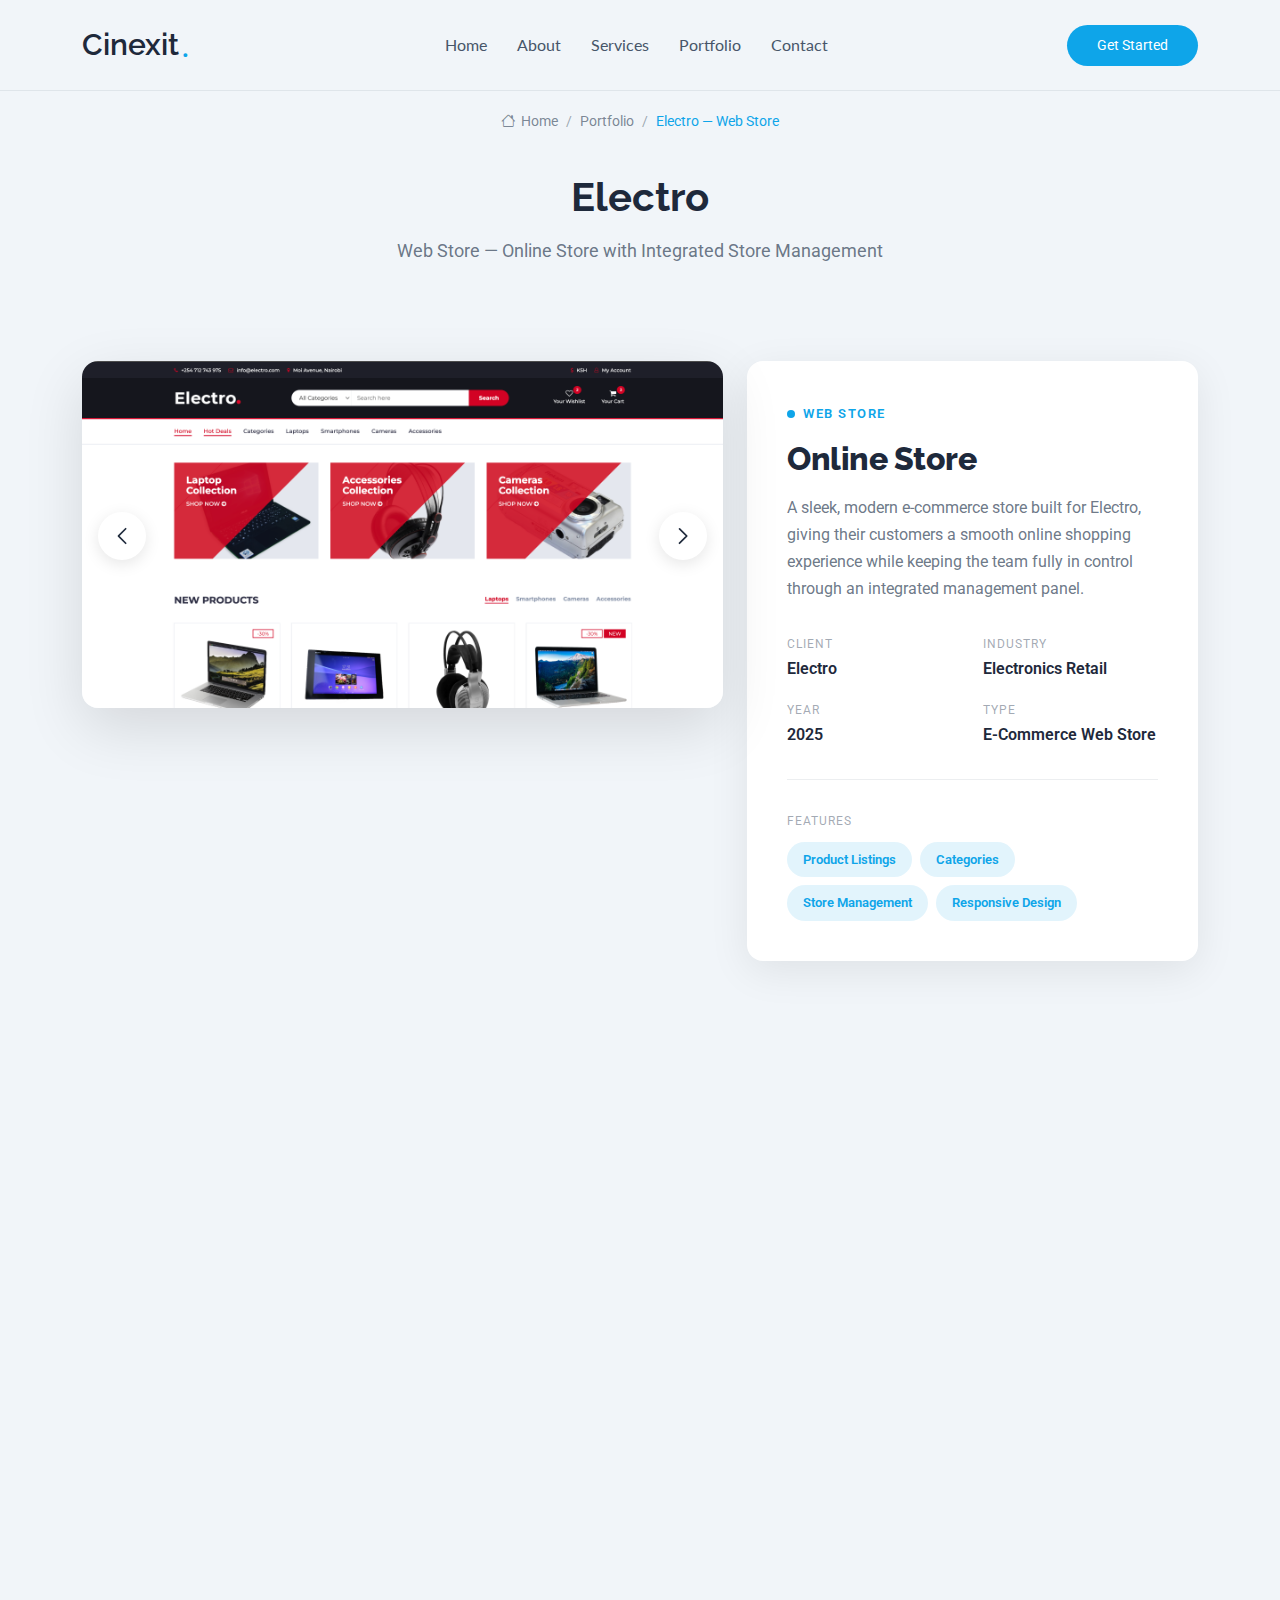
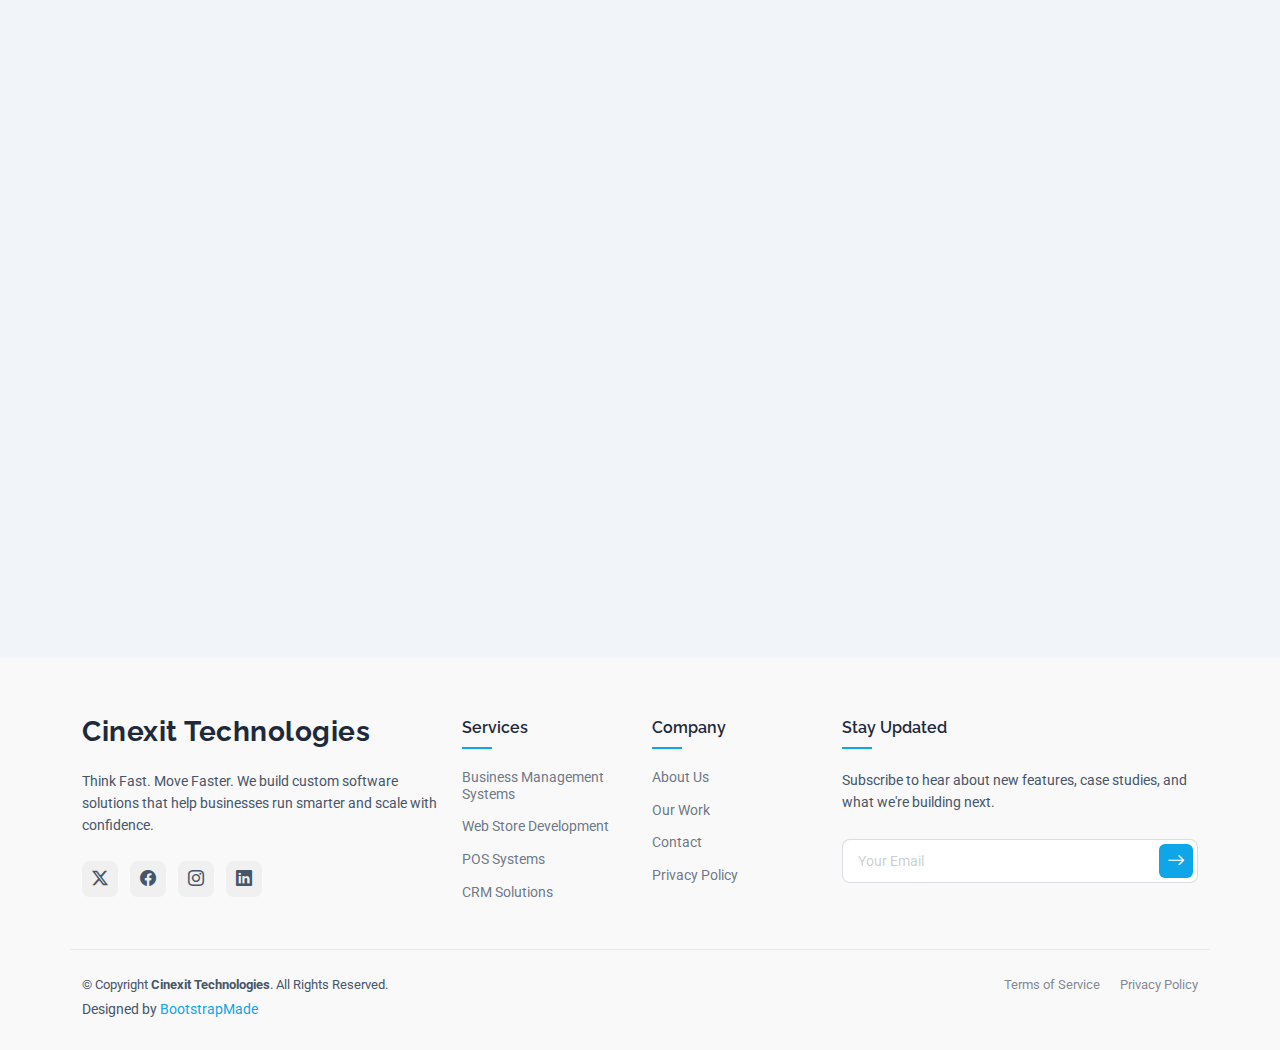
<file: electro-webstore.html>
<!DOCTYPE html>
<html lang="en">

<head>
  <meta charset="utf-8">
  <meta content="width=device-width, initial-scale=1.0" name="viewport">
  <!-- Primary Meta Tags -->
  <title>Gadgets by Kihoro Web Store | Cinexit Technologies</title>
  <meta name="title" content="Gadgets by Kihoro Web Store | Cinexit Technologies">
  <meta name="description" content="Sleek e-commerce web store built for Gadgets by Kihoro — online gadget shop with product listings, categories and integrated store management. Built by Cinexit Technologies, Nairobi Kenya.">
  <meta name="keywords" content="e-commerce development Kenya, gadget shop online Kenya, web store Nairobi, online electronics shop Kenya, custom web store Nairobi, Cinexit Technologies">
  <meta name="robots" content="index, follow">
  <link rel="canonical" href="https://cinexit.cx/gadgets-kihoro-webstore.html">

  <!-- Open Graph -->
  <meta property="og:type" content="website">
  <meta property="og:url" content="https://cinexit.cx/gadgets-kihoro-webstore.html">
  <meta property="og:title" content="Gadgets by Kihoro Web Store | Cinexit Technologies">
  <meta property="og:description" content="Sleek online gadget shop with product listings, categories and integrated store management. Built by Cinexit Technologies, Nairobi Kenya.">
  <meta property="og:image" content="https://cinexit.cx/assets/img/portfolio/gbk-hero.webp">
  <meta property="og:site_name" content="Cinexit Technologies">

  <link href="assets/img/favicon.png" rel="icon">
  <link href="assets/img/apple-touch-icon.png" rel="apple-touch-icon">

  <link href="https://fonts.googleapis.com" rel="preconnect">
  <link href="https://fonts.gstatic.com" rel="preconnect" crossorigin>
  <link href="https://fonts.googleapis.com/css2?family=Roboto:ital,wght@0,100;0,300;0,400;0,500;0,700;0,900&family=Lato:ital,wght@0,100;0,300;0,400;0,700;0,900&family=Raleway:ital,wght@0,100;0,200;0,300;0,400;0,500;0,600;0,700;0,800;0,900&display=swap" rel="stylesheet">

  <link href="assets/vendor/bootstrap/css/bootstrap.min.css" rel="stylesheet">
  <link href="assets/vendor/bootstrap-icons/bootstrap-icons.css" rel="stylesheet">
  <link href="assets/vendor/aos/aos.css" rel="stylesheet">
  <link href="assets/vendor/glightbox/css/glightbox.min.css" rel="stylesheet">
  <link href="assets/vendor/swiper/swiper-bundle.min.css" rel="stylesheet">
  <link href="assets/css/main.css" rel="stylesheet">
</head>

<body class="portfolio-details-page">

  <header id="header" class="header d-flex align-items-center sticky-top">
    <div class="container position-relative d-flex align-items-center justify-content-between">
      <a href="index.html" class="logo d-flex align-items-center me-auto me-xl-0">
        <h1 class="sitename">Cinexit</h1><span>.</span>
      </a>
      <nav id="navmenu" class="navmenu">
        <ul>
          <li><a href="index.html">Home</a></li>
          <li><a href="index.html#about">About</a></li>
          <li><a href="index.html#services">Services</a></li>
          <li><a href="index.html#portfolio">Portfolio</a></li>
          <li><a href="index.html#contact">Contact</a></li>
        </ul>
        <i class="mobile-nav-toggle d-xl-none bi bi-list"></i>
      </nav>
      <a class="btn-getstarted" href="index.html#contact">Get Started</a>
    </div>
  </header>

  <main class="main">

    <div class="page-title">
      <div class="breadcrumbs">
        <nav aria-label="breadcrumb">
          <ol class="breadcrumb">
            <li class="breadcrumb-item"><a href="index.html"><i class="bi bi-house"></i> Home</a></li>
            <li class="breadcrumb-item"><a href="index.html#portfolio">Portfolio</a></li>
            <li class="breadcrumb-item active current">Electro — Web Store</li>
          </ol>
        </nav>
      </div>
      <div class="title-wrapper">
        <h1>Electro</h1>
        <p>Web Store — Online Store with Integrated Store Management</p>
      </div>
    </div>

    <section id="portfolio-details" class="portfolio-details section">
      <div class="container" data-aos="fade-up" data-aos-delay="100">

        <div class="row gy-5">
          <div class="col-lg-7" data-aos="fade-right" data-aos-delay="100">
            <div class="hero-image-wrapper">
              <div class="portfolio-slider swiper init-swiper">
                <script type="application/json" class="swiper-config">
                  {
                    "loop": true,
                    "speed": 700,
                    "autoplay": { "delay": 4500 },
                    "effect": "slide",
                    "slidesPerView": 1,
                    "navigation": {
                      "nextEl": ".swiper-button-next",
                      "prevEl": ".swiper-button-prev"
                    }
                  }
                </script>
                <div class="swiper-wrapper">
                  <!-- Replace with actual screenshots when ready -->
                  <div class="swiper-slide">
                    <img src="assets/img/portfolio/electro-hero.png" alt="Electro Web Store Homepage" class="img-fluid">
                  </div>
                  <div class="swiper-slide">
                    <img src="assets/img/portfolio/electro-products.png" alt="Product Listings" class="img-fluid">
                  </div>
                </div>
                <div class="swiper-button-prev"></div>
                <div class="swiper-button-next"></div>
              </div>
            </div>
          </div>

          <div class="col-lg-5" data-aos="fade-left" data-aos-delay="200">
            <div class="project-info-card">
              <div class="project-category">
                <span class="dot"></span>
                <span>Web Store</span>
              </div>
              <h1 class="project-title">Online Store</h1>
              <p class="project-excerpt">A sleek, modern e-commerce store built for Electro, giving their customers a smooth online shopping experience while keeping the team fully in control through an integrated management panel.</p>

              <div class="meta-grid">
                <div class="meta-item">
                  <span class="meta-label">Client</span>
                  <span class="meta-value">Electro</span>
                </div>
                <div class="meta-item">
                  <span class="meta-label">Industry</span>
                  <span class="meta-value">Electronics Retail</span>
                </div>
                <div class="meta-item">
                  <span class="meta-label">Year</span>
                  <span class="meta-value">2025</span>
                </div>
                <div class="meta-item">
                  <span class="meta-label">Type</span>
                  <span class="meta-value">E-Commerce Web Store</span>
                </div>
              </div>

              <div class="tech-stack">
                <span class="tech-label">Features</span>
                <div class="tech-icons">
                  <span class="tech-badge">Product Listings</span>
                  <span class="tech-badge">Categories</span>
                  <span class="tech-badge">Store Management</span>
                  <span class="tech-badge">Responsive Design</span>
                </div>
              </div>
            </div>
          </div>
        </div>

        <div class="stats-ribbon" data-aos="fade-up" data-aos-delay="300">
          <div class="stat-box">
            <span class="stat-number">Online</span>
            <span class="stat-text">Sales Channel</span>
          </div>
          <div class="stat-box">
            <span class="stat-number">100%</span>
            <span class="stat-text">Custom Built</span>
          </div>
          <div class="stat-box">
            <span class="stat-number">2025</span>
            <span class="stat-text">Delivered</span>
          </div>
          <div class="stat-box">
            <span class="stat-number">5★</span>
            <span class="stat-text">Client Rating</span>
          </div>
        </div>

        <div class="content-sections">
          <div class="row gy-5">
            <div class="col-lg-8" data-aos="fade-up" data-aos-delay="100">
              <div class="content-block">
                <div class="block-header">
                  <span class="block-icon"><i class="bi bi-file-text"></i></span>
                  <h3>Project Overview</h3>
                </div>
                <p class="lead-text">Electro needed an online store that matched the quality of the products they sell — clean, modern, and easy for customers to navigate whether they're on a phone or a laptop.</p>
                <p>We built a fully responsive e-commerce store with well-organised product categories, detailed product pages, and a smooth checkout experience. The integrated store management panel means the Electro team can add new products, update prices, and manage orders without needing any technical knowledge.</p>
                <p>The web store connects directly to their retail management system, so inventory stays accurate across both their physical shop and the online store automatically.</p>
              </div>

              <div class="challenge-solution" data-aos="fade-up" data-aos-delay="200">
                <div class="row g-4">
                  <div class="col-md-6">
                    <div class="cs-card challenge">
                      <div class="cs-icon"><i class="bi bi-puzzle"></i></div>
                      <h4>The Challenge</h4>
                      <p>Electro had no online presence, limiting their reach to walk-in customers only. Managing both a new online store and a physical shop threatened to double their workload.</p>
                    </div>
                  </div>
                  <div class="col-md-6">
                    <div class="cs-card solution">
                      <div class="cs-icon"><i class="bi bi-check2-circle"></i></div>
                      <h4>Our Solution</h4>
                      <p>We built a beautiful, easy-to-manage online store integrated with their existing retail system — so running their online shop adds minimal extra effort while opening a whole new sales channel.</p>
                    </div>
                  </div>
                </div>
              </div>
            </div>

            <div class="col-lg-4" data-aos="fade-up" data-aos-delay="200">
              <div class="features-sidebar">
                <h3 class="sidebar-title">Key Features</h3>
                <div class="feature-list">
                  <div class="feature-item">
                    <div class="feature-icon"><i class="bi bi-grid"></i></div>
                    <div class="feature-content">
                      <h5>Product Catalogue</h5>
                      <p>Categorised listings with search and filters</p>
                    </div>
                  </div>
                  <div class="feature-item">
                    <div class="feature-icon"><i class="bi bi-phone"></i></div>
                    <div class="feature-content">
                      <h5>Fully Responsive</h5>
                      <p>Optimised for mobile, tablet, and desktop</p>
                    </div>
                  </div>
                  <div class="feature-item">
                    <div class="feature-icon"><i class="bi bi-gear"></i></div>
                    <div class="feature-content">
                      <h5>Store Management Panel</h5>
                      <p>Add products and manage orders with ease</p>
                    </div>
                  </div>
                  <div class="feature-item">
                    <div class="feature-icon"><i class="bi bi-link-45deg"></i></div>
                    <div class="feature-content">
                      <h5>Integrated with Retail System</h5>
                      <p>Inventory stays synced automatically</p>
                    </div>
                  </div>
                </div>
              </div>
            </div>
          </div>
        </div>

        <div class="navigation-bar" data-aos="fade-up" data-aos-delay="100">
          <a href="transmission-masters-webstore.html" class="nav-link prev">
            <span class="nav-icon"><i class="bi bi-arrow-left-short"></i></span>
            <span class="nav-text">Previous Project</span>
          </a>
          <a href="index.html#portfolio" class="nav-link center">
            <span class="nav-icon"><i class="bi bi-grid-3x3-gap"></i></span>
            <span class="nav-text">All Projects</span>
          </a>
          <a href="transmission-masters-app.html" class="nav-link next">
            <span class="nav-text">Back to First</span>
            <span class="nav-icon"><i class="bi bi-arrow-right-short"></i></span>
          </a>
        </div>

      </div>
    </section>

  </main>

  <footer id="footer" class="footer light-background">
    <div class="container footer-top">
      <div class="row gy-4">
        <div class="col-lg-4 col-md-6 footer-info">
          <a href="index.html" class="logo d-flex align-items-center mb-4">
            <span class="sitename">Cinexit Technologies</span>
          </a>
          <p>Think Fast. Move Faster. We build custom software solutions that help businesses run smarter and scale with confidence.</p>
          <div class="social-links d-flex mt-4">
            <a href="#" aria-label="Twitter"><i class="bi bi-twitter-x"></i></a>
            <a href="#" aria-label="Facebook"><i class="bi bi-facebook"></i></a>
            <a href="#" aria-label="Instagram"><i class="bi bi-instagram"></i></a>
            <a href="#" aria-label="LinkedIn"><i class="bi bi-linkedin"></i></a>
          </div>
        </div>
        <div class="col-lg-2 col-md-6 footer-links">
          <h4>Services</h4>
          <ul>
            <li><a href="index.html#services">Business Management Systems</a></li>
            <li><a href="index.html#services">Web Store Development</a></li>
            <li><a href="index.html#services">POS Systems</a></li>
            <li><a href="index.html#services">CRM Solutions</a></li>
          </ul>
        </div>
        <div class="col-lg-2 col-md-6 footer-links">
          <h4>Company</h4>
          <ul>
            <li><a href="index.html#about">About Us</a></li>
            <li><a href="index.html#portfolio">Our Work</a></li>
            <li><a href="index.html#contact">Contact</a></li>
            <li><a href="privacy.html">Privacy Policy</a></li>
          </ul>
        </div>
        <div class="col-lg-4 col-md-6">
          <div class="footer-newsletter">
            <h4>Stay Updated</h4>
            <p>Subscribe to hear about new features, case studies, and what we're building next.</p>
            <form action="forms/newsletter.php" method="post" class="php-email-form">
              <div class="position-relative">
                <input type="email" name="email" placeholder="Your Email" required="">
                <button type="submit" class="btn-subscribe"><i class="bi bi-arrow-right"></i></button>
              </div>
              <div class="loading">Loading</div>
              <div class="error-message"></div>
              <div class="sent-message">Subscribed! Thank you.</div>
            </form>
          </div>
        </div>
      </div>
    </div>
    <div class="container footer-bottom">
      <div class="row gy-3">
        <div class="col-md-6 order-2 order-md-1">
          <div class="copyright">
            <p>© <span>Copyright</span> <strong class="sitename">Cinexit Technologies</strong>. All Rights Reserved.</p>
          </div>
          <div class="credits">Designed by <a href="https://bootstrapmade.com/">BootstrapMade</a></div>
        </div>
        <div class="col-md-6 order-1 order-md-2">
          <div class="legal-links">
            <a href="terms.html">Terms of Service</a>
            <a href="privacy.html">Privacy Policy</a>
          </div>
        </div>
      </div>
    </div>
  </footer>

  <a href="#" id="scroll-top" class="scroll-top d-flex align-items-center justify-content-center"><i class="bi bi-arrow-up-short"></i></a>
  <div id="preloader"></div>

  <script src="assets/vendor/bootstrap/js/bootstrap.bundle.min.js"></script>
  <script src="assets/vendor/php-email-form/validate.js"></script>
  <script src="assets/vendor/aos/aos.js"></script>
  <script src="assets/vendor/glightbox/js/glightbox.min.js"></script>
  <script src="assets/vendor/imagesloaded/imagesloaded.pkgd.min.js"></script>
  <script src="assets/vendor/isotope-layout/isotope.pkgd.min.js"></script>
  <script src="assets/vendor/purecounter/purecounter_vanilla.js"></script>
  <script src="assets/vendor/swiper/swiper-bundle.min.js"></script>
  <script src="assets/js/main.js"></script>

</body>
</html>
</file>
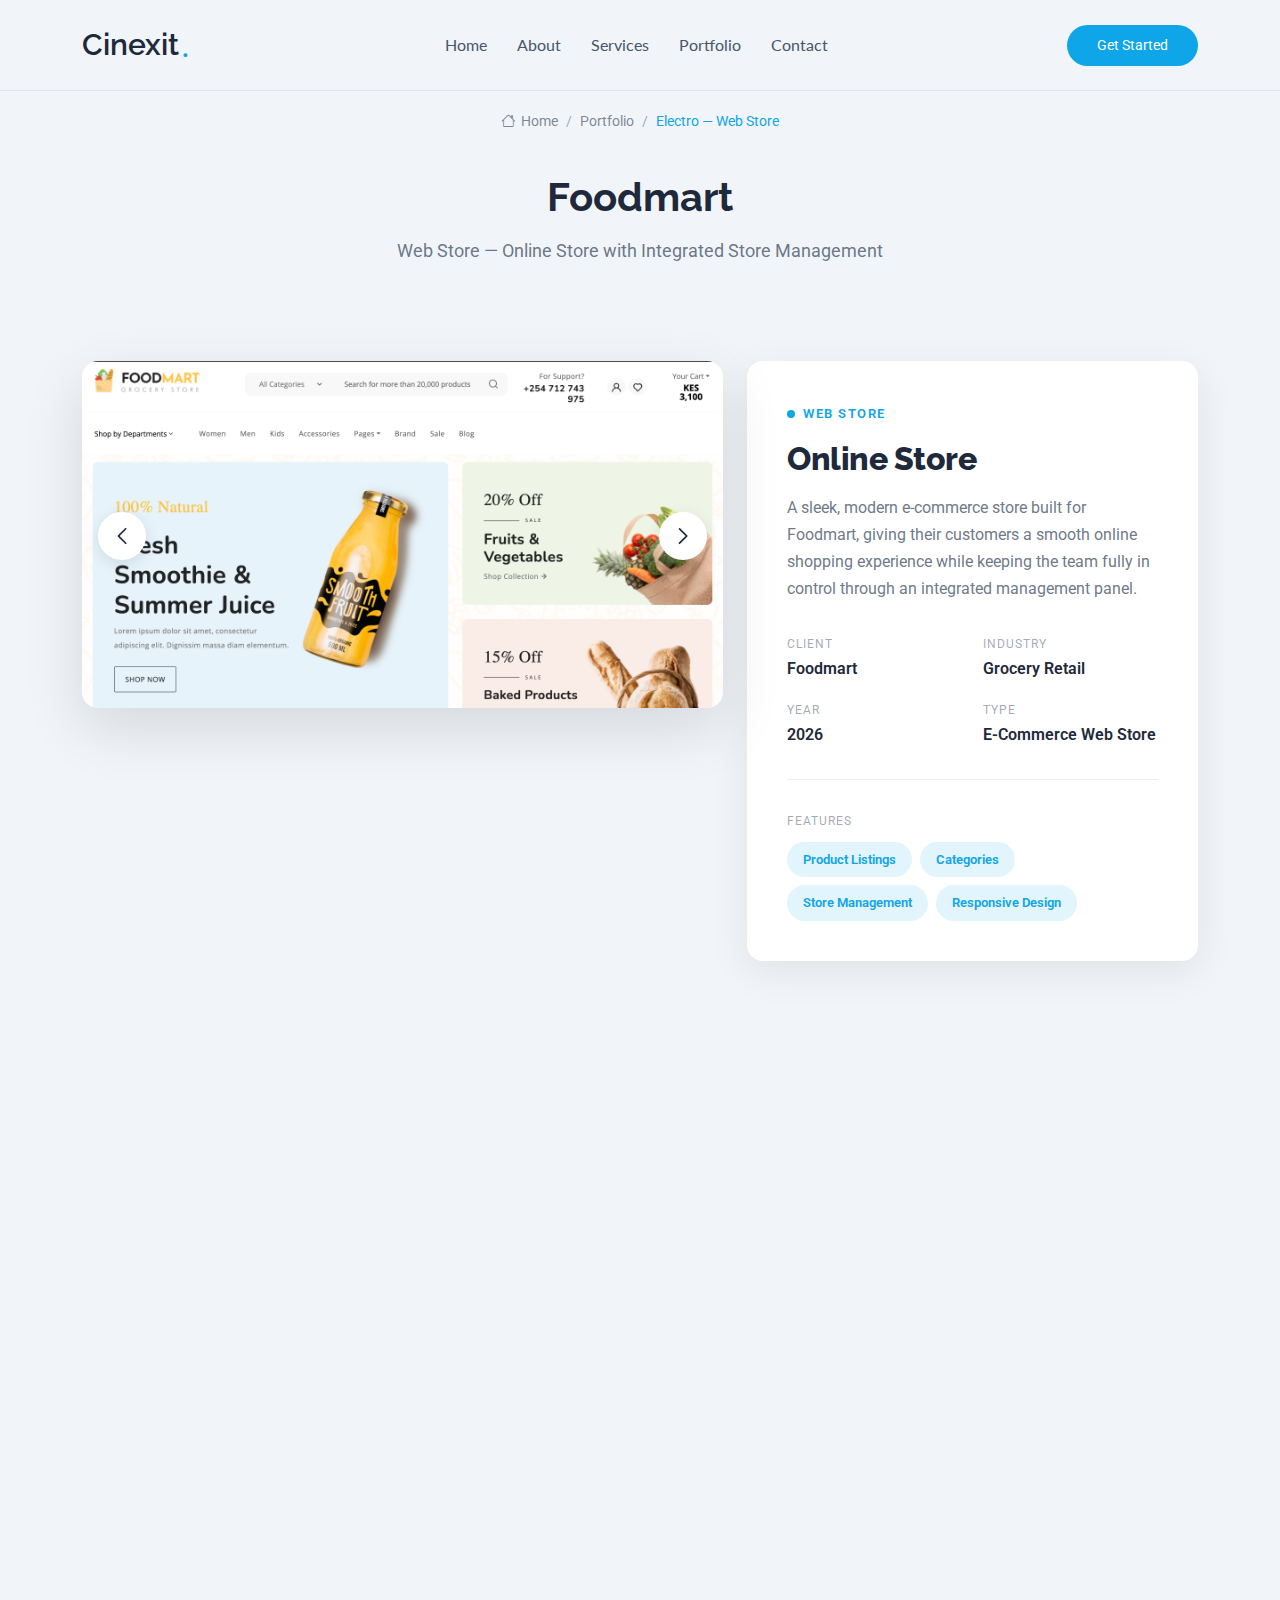
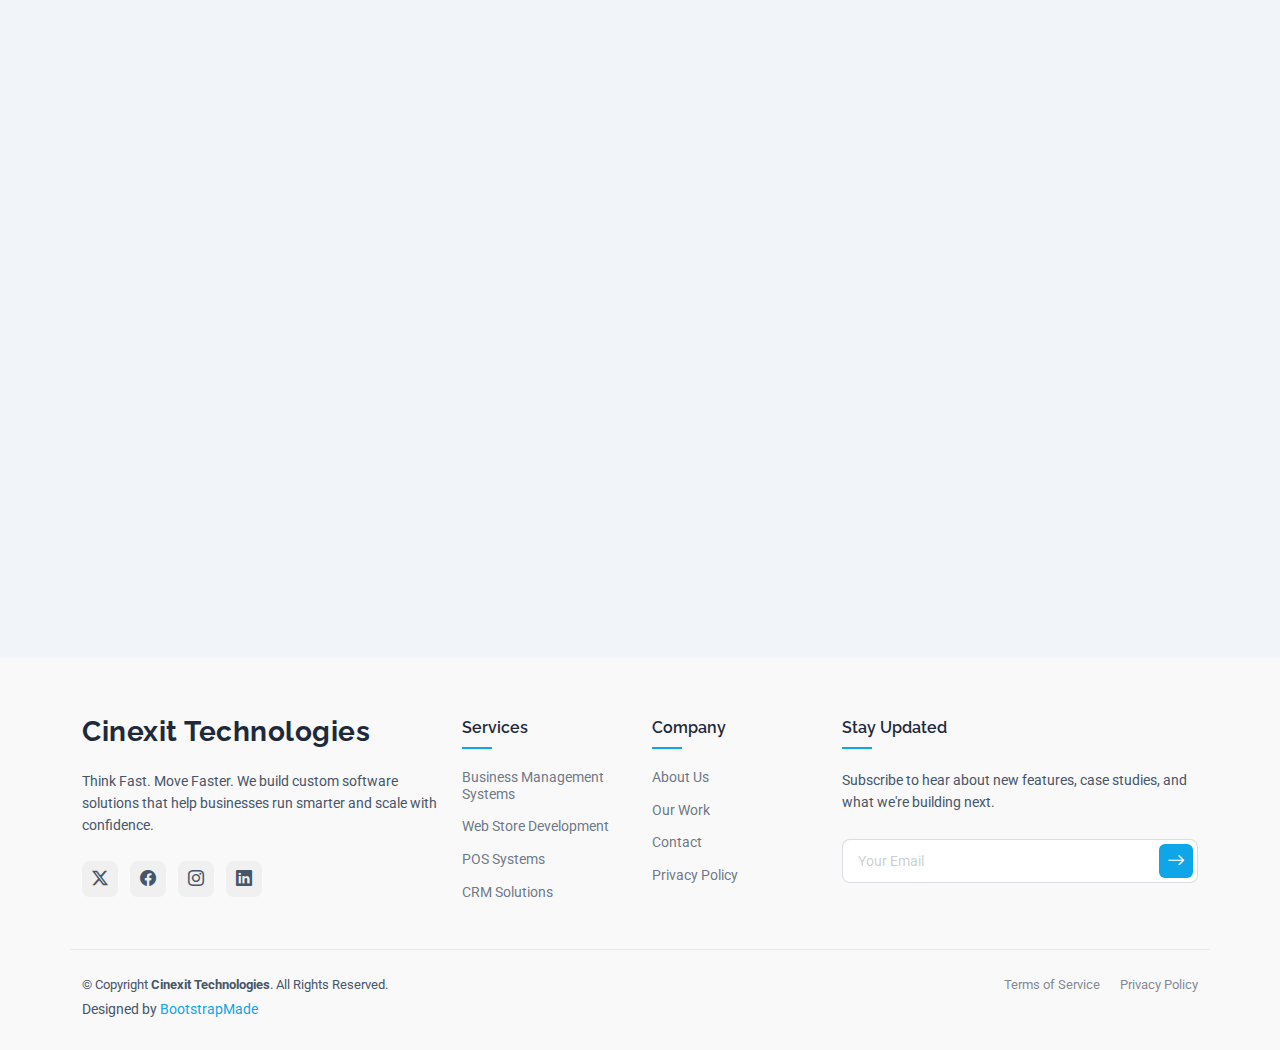
<file: foodmart-webstore.html>
<!DOCTYPE html>
<html lang="en">

<head>
  <meta charset="utf-8">
  <meta content="width=device-width, initial-scale=1.0" name="viewport">
  <!-- Primary Meta Tags -->
  <title>Gadgets by Kihoro Web Store | Cinexit Technologies</title>
  <meta name="title" content="Gadgets by Kihoro Web Store | Cinexit Technologies">
  <meta name="description" content="Sleek e-commerce web store built for Gadgets by Kihoro — online gadget shop with product listings, categories and integrated store management. Built by Cinexit Technologies, Nairobi Kenya.">
  <meta name="keywords" content="e-commerce development Kenya, gadget shop online Kenya, web store Nairobi, online electronics shop Kenya, custom web store Nairobi, Cinexit Technologies">
  <meta name="robots" content="index, follow">
  <link rel="canonical" href="https://cinexit.cx/gadgets-kihoro-webstore.html">

  <!-- Open Graph -->
  <meta property="og:type" content="website">
  <meta property="og:url" content="https://cinexit.cx/gadgets-kihoro-webstore.html">
  <meta property="og:title" content="Gadgets by Kihoro Web Store | Cinexit Technologies">
  <meta property="og:description" content="Sleek online gadget shop with product listings, categories and integrated store management. Built by Cinexit Technologies, Nairobi Kenya.">
  <meta property="og:image" content="https://cinexit.cx/assets/img/portfolio/gbk-hero.webp">
  <meta property="og:site_name" content="Cinexit Technologies">

  <link href="assets/img/favicon.png" rel="icon">
  <link href="assets/img/apple-touch-icon.png" rel="apple-touch-icon">

  <link href="https://fonts.googleapis.com" rel="preconnect">
  <link href="https://fonts.gstatic.com" rel="preconnect" crossorigin>
  <link href="https://fonts.googleapis.com/css2?family=Roboto:ital,wght@0,100;0,300;0,400;0,500;0,700;0,900&family=Lato:ital,wght@0,100;0,300;0,400;0,700;0,900&family=Raleway:ital,wght@0,100;0,200;0,300;0,400;0,500;0,600;0,700;0,800;0,900&display=swap" rel="stylesheet">

  <link href="assets/vendor/bootstrap/css/bootstrap.min.css" rel="stylesheet">
  <link href="assets/vendor/bootstrap-icons/bootstrap-icons.css" rel="stylesheet">
  <link href="assets/vendor/aos/aos.css" rel="stylesheet">
  <link href="assets/vendor/glightbox/css/glightbox.min.css" rel="stylesheet">
  <link href="assets/vendor/swiper/swiper-bundle.min.css" rel="stylesheet">
  <link href="assets/css/main.css" rel="stylesheet">
</head>

<body class="portfolio-details-page">

  <header id="header" class="header d-flex align-items-center sticky-top">
    <div class="container position-relative d-flex align-items-center justify-content-between">
      <a href="index.html" class="logo d-flex align-items-center me-auto me-xl-0">
        <h1 class="sitename">Cinexit</h1><span>.</span>
      </a>
      <nav id="navmenu" class="navmenu">
        <ul>
          <li><a href="index.html">Home</a></li>
          <li><a href="index.html#about">About</a></li>
          <li><a href="index.html#services">Services</a></li>
          <li><a href="index.html#portfolio">Portfolio</a></li>
          <li><a href="index.html#contact">Contact</a></li>
        </ul>
        <i class="mobile-nav-toggle d-xl-none bi bi-list"></i>
      </nav>
      <a class="btn-getstarted" href="index.html#contact">Get Started</a>
    </div>
  </header>

  <main class="main">

    <div class="page-title">
      <div class="breadcrumbs">
        <nav aria-label="breadcrumb">
          <ol class="breadcrumb">
            <li class="breadcrumb-item"><a href="index.html"><i class="bi bi-house"></i> Home</a></li>
            <li class="breadcrumb-item"><a href="index.html#portfolio">Portfolio</a></li>
            <li class="breadcrumb-item active current">Electro — Web Store</li>
          </ol>
        </nav>
      </div>
      <div class="title-wrapper">
        <h1>Foodmart</h1>
        <p>Web Store — Online Store with Integrated Store Management</p>
      </div>
    </div>

    <section id="portfolio-details" class="portfolio-details section">
      <div class="container" data-aos="fade-up" data-aos-delay="100">

        <div class="row gy-5">
          <div class="col-lg-7" data-aos="fade-right" data-aos-delay="100">
            <div class="hero-image-wrapper">
              <div class="portfolio-slider swiper init-swiper">
                <script type="application/json" class="swiper-config">
                  {
                    "loop": true,
                    "speed": 700,
                    "autoplay": { "delay": 4500 },
                    "effect": "slide",
                    "slidesPerView": 1,
                    "navigation": {
                      "nextEl": ".swiper-button-next",
                      "prevEl": ".swiper-button-prev"
                    }
                  }
                </script>
                <div class="swiper-wrapper">
                  <!-- Replace with actual screenshots when ready -->
                  <div class="swiper-slide">
                    <img src="assets/img/portfolio/foodmart-hero.png" alt="Foodmart Web Store Homepage" class="img-fluid">
                  </div>
                  <div class="swiper-slide">
                    <img src="assets/img/portfolio/foodmart-products.png" alt="Product Listings" class="img-fluid">
                  </div>
                  <div class="swiper-slide">
                    <img src="assets/img/portfolio/foodmart-cart.png" alt="Checkout Process" class="img-fluid">
                  </div>
                </div>
                <div class="swiper-button-prev"></div>
                <div class="swiper-button-next"></div>
              </div>
            </div>
          </div>

          <div class="col-lg-5" data-aos="fade-left" data-aos-delay="200">
            <div class="project-info-card">
              <div class="project-category">
                <span class="dot"></span>
                <span>Web Store</span>
              </div>
              <h1 class="project-title">Online Store</h1>
              <p class="project-excerpt">A sleek, modern e-commerce store built for Foodmart, giving their customers a smooth online shopping experience while keeping the team fully in control through an integrated management panel.</p>

              <div class="meta-grid">
                <div class="meta-item">
                  <span class="meta-label">Client</span>
                  <span class="meta-value">Foodmart</span>
                </div>
                <div class="meta-item">
                  <span class="meta-label">Industry</span>
                  <span class="meta-value">Grocery Retail</span>
                </div>
                <div class="meta-item">
                  <span class="meta-label">Year</span>
                  <span class="meta-value">2026</span>
                </div>
                <div class="meta-item">
                  <span class="meta-label">Type</span>
                  <span class="meta-value">E-Commerce Web Store</span>
                </div>
              </div>

              <div class="tech-stack">
                <span class="tech-label">Features</span>
                <div class="tech-icons">
                  <span class="tech-badge">Product Listings</span>
                  <span class="tech-badge">Categories</span>
                  <span class="tech-badge">Store Management</span>
                  <span class="tech-badge">Responsive Design</span>
                </div>
              </div>
            </div>
          </div>
        </div>

        <div class="stats-ribbon" data-aos="fade-up" data-aos-delay="300">
          <div class="stat-box">
            <span class="stat-number">Online</span>
            <span class="stat-text">Sales Channel</span>
          </div>
          <div class="stat-box">
            <span class="stat-number">100%</span>
            <span class="stat-text">Custom Built</span>
          </div>
          <div class="stat-box">
            <span class="stat-number">2025</span>
            <span class="stat-text">Delivered</span>
          </div>
          <div class="stat-box">
            <span class="stat-number">5★</span>
            <span class="stat-text">Client Rating</span>
          </div>
        </div>

        <div class="content-sections">
          <div class="row gy-5">
            <div class="col-lg-8" data-aos="fade-up" data-aos-delay="100">
              <div class="content-block">
                <div class="block-header">
                  <span class="block-icon"><i class="bi bi-file-text"></i></span>
                  <h3>Project Overview</h3>
                </div>
                <p class="lead-text">Foodmart needed an online store that matched the quality of the products they sell — clean, modern, and easy for customers to navigate whether they're on a phone or a laptop.</p>
                <p>We built a fully responsive e-commerce store with well-organised product categories, detailed product pages, and a smooth checkout experience. The integrated store management panel means the Foodmart team can add new products, update prices, and manage orders without needing any technical knowledge.</p>
                <p>The web store connects directly to their retail management system, so inventory stays accurate across both their physical shop and the online store automatically.</p>
              </div>

              <div class="challenge-solution" data-aos="fade-up" data-aos-delay="200">
                <div class="row g-4">
                  <div class="col-md-6">
                    <div class="cs-card challenge">
                      <div class="cs-icon"><i class="bi bi-puzzle"></i></div>
                      <h4>The Challenge</h4>
                      <p>Foodmart had no online presence, limiting their reach to walk-in customers only. Managing both a new online store and a physical shop threatened to double their workload.</p>
                    </div>
                  </div>
                  <div class="col-md-6">
                    <div class="cs-card solution">
                      <div class="cs-icon"><i class="bi bi-check2-circle"></i></div>
                      <h4>Our Solution</h4>
                      <p>We built a beautiful, easy-to-manage online store integrated with their existing retail system — so running their online shop adds minimal extra effort while opening a whole new sales channel.</p>
                    </div>
                  </div>
                </div>
              </div>
            </div>

            <div class="col-lg-4" data-aos="fade-up" data-aos-delay="200">
              <div class="features-sidebar">
                <h3 class="sidebar-title">Key Features</h3>
                <div class="feature-list">
                  <div class="feature-item">
                    <div class="feature-icon"><i class="bi bi-grid"></i></div>
                    <div class="feature-content">
                      <h5>Product Catalogue</h5>
                      <p>Categorised listings with search and filters</p>
                    </div>
                  </div>
                  <div class="feature-item">
                    <div class="feature-icon"><i class="bi bi-phone"></i></div>
                    <div class="feature-content">
                      <h5>Fully Responsive</h5>
                      <p>Optimised for mobile, tablet, and desktop</p>
                    </div>
                  </div>
                  <div class="feature-item">
                    <div class="feature-icon"><i class="bi bi-gear"></i></div>
                    <div class="feature-content">
                      <h5>Store Management Panel</h5>
                      <p>Add products and manage orders with ease</p>
                    </div>
                  </div>
                  <div class="feature-item">
                    <div class="feature-icon"><i class="bi bi-link-45deg"></i></div>
                    <div class="feature-content">
                      <h5>Integrated with Retail System</h5>
                      <p>Inventory stays synced automatically</p>
                    </div>
                  </div>
                </div>
              </div>
            </div>
          </div>
        </div>

        <div class="navigation-bar" data-aos="fade-up" data-aos-delay="100">
          <a href="electro-webstore.html" class="nav-link prev">
            <span class="nav-icon"><i class="bi bi-arrow-left-short"></i></span>
            <span class="nav-text">Previous Project</span>
          </a>
          <a href="index.html#portfolio" class="nav-link center">
            <span class="nav-icon"><i class="bi bi-grid-3x3-gap"></i></span>
            <span class="nav-text">All Projects</span>
          </a>
          <a href="transmission-masters-app.html" class="nav-link next">
            <span class="nav-text">Back to First</span>
            <span class="nav-icon"><i class="bi bi-arrow-right-short"></i></span>
          </a>
        </div>

      </div>
    </section>

  </main>

  <footer id="footer" class="footer light-background">
    <div class="container footer-top">
      <div class="row gy-4">
        <div class="col-lg-4 col-md-6 footer-info">
          <a href="index.html" class="logo d-flex align-items-center mb-4">
            <span class="sitename">Cinexit Technologies</span>
          </a>
          <p>Think Fast. Move Faster. We build custom software solutions that help businesses run smarter and scale with confidence.</p>
          <div class="social-links d-flex mt-4">
            <a href="#" aria-label="Twitter"><i class="bi bi-twitter-x"></i></a>
            <a href="#" aria-label="Facebook"><i class="bi bi-facebook"></i></a>
            <a href="#" aria-label="Instagram"><i class="bi bi-instagram"></i></a>
            <a href="#" aria-label="LinkedIn"><i class="bi bi-linkedin"></i></a>
          </div>
        </div>
        <div class="col-lg-2 col-md-6 footer-links">
          <h4>Services</h4>
          <ul>
            <li><a href="index.html#services">Business Management Systems</a></li>
            <li><a href="index.html#services">Web Store Development</a></li>
            <li><a href="index.html#services">POS Systems</a></li>
            <li><a href="index.html#services">CRM Solutions</a></li>
          </ul>
        </div>
        <div class="col-lg-2 col-md-6 footer-links">
          <h4>Company</h4>
          <ul>
            <li><a href="index.html#about">About Us</a></li>
            <li><a href="index.html#portfolio">Our Work</a></li>
            <li><a href="index.html#contact">Contact</a></li>
            <li><a href="privacy.html">Privacy Policy</a></li>
          </ul>
        </div>
        <div class="col-lg-4 col-md-6">
          <div class="footer-newsletter">
            <h4>Stay Updated</h4>
            <p>Subscribe to hear about new features, case studies, and what we're building next.</p>
            <form action="forms/newsletter.php" method="post" class="php-email-form">
              <div class="position-relative">
                <input type="email" name="email" placeholder="Your Email" required="">
                <button type="submit" class="btn-subscribe"><i class="bi bi-arrow-right"></i></button>
              </div>
              <div class="loading">Loading</div>
              <div class="error-message"></div>
              <div class="sent-message">Subscribed! Thank you.</div>
            </form>
          </div>
        </div>
      </div>
    </div>
    <div class="container footer-bottom">
      <div class="row gy-3">
        <div class="col-md-6 order-2 order-md-1">
          <div class="copyright">
            <p>© <span>Copyright</span> <strong class="sitename">Cinexit Technologies</strong>. All Rights Reserved.</p>
          </div>
          <div class="credits">Designed by <a href="https://bootstrapmade.com/">BootstrapMade</a></div>
        </div>
        <div class="col-md-6 order-1 order-md-2">
          <div class="legal-links">
            <a href="terms.html">Terms of Service</a>
            <a href="privacy.html">Privacy Policy</a>
          </div>
        </div>
      </div>
    </div>
  </footer>

  <a href="#" id="scroll-top" class="scroll-top d-flex align-items-center justify-content-center"><i class="bi bi-arrow-up-short"></i></a>
  <div id="preloader"></div>

  <script src="assets/vendor/bootstrap/js/bootstrap.bundle.min.js"></script>
  <script src="assets/vendor/php-email-form/validate.js"></script>
  <script src="assets/vendor/aos/aos.js"></script>
  <script src="assets/vendor/glightbox/js/glightbox.min.js"></script>
  <script src="assets/vendor/imagesloaded/imagesloaded.pkgd.min.js"></script>
  <script src="assets/vendor/isotope-layout/isotope.pkgd.min.js"></script>
  <script src="assets/vendor/purecounter/purecounter_vanilla.js"></script>
  <script src="assets/vendor/swiper/swiper-bundle.min.js"></script>
  <script src="assets/js/main.js"></script>

</body>
</html>
</file>
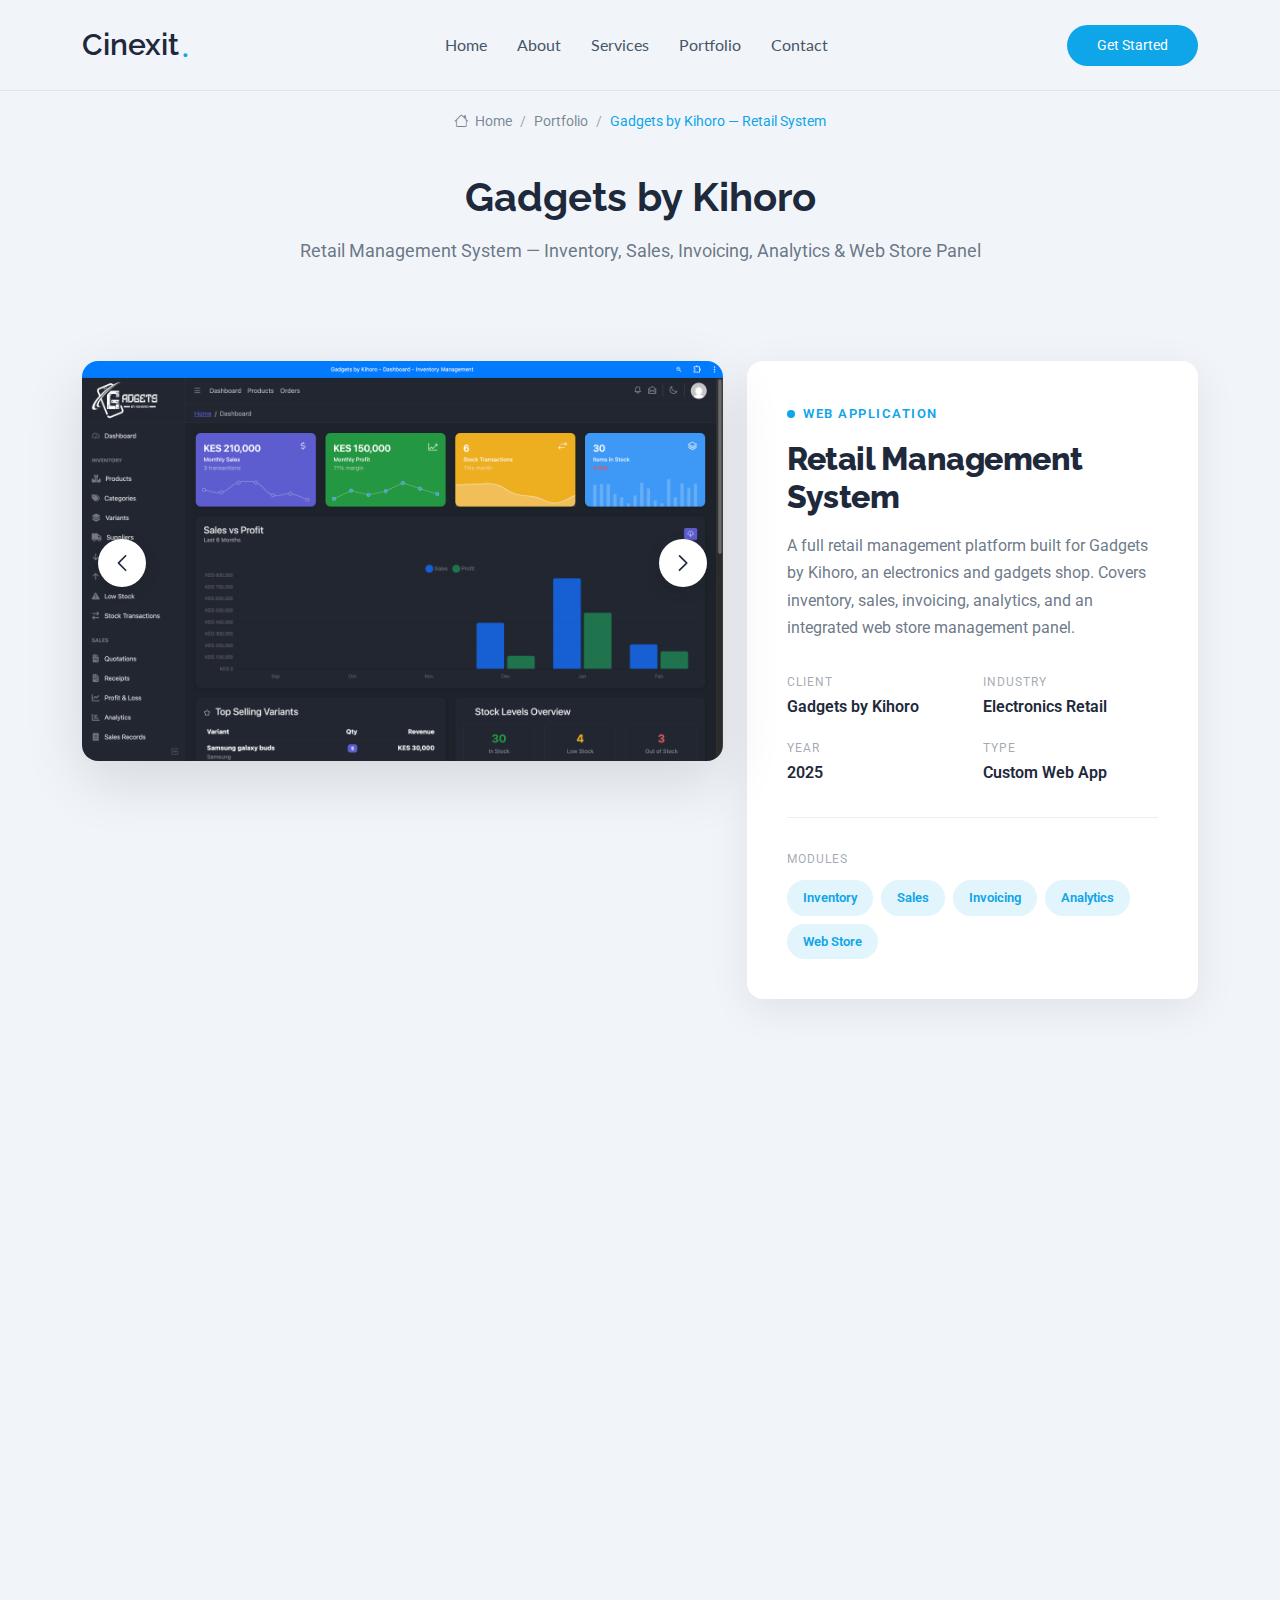
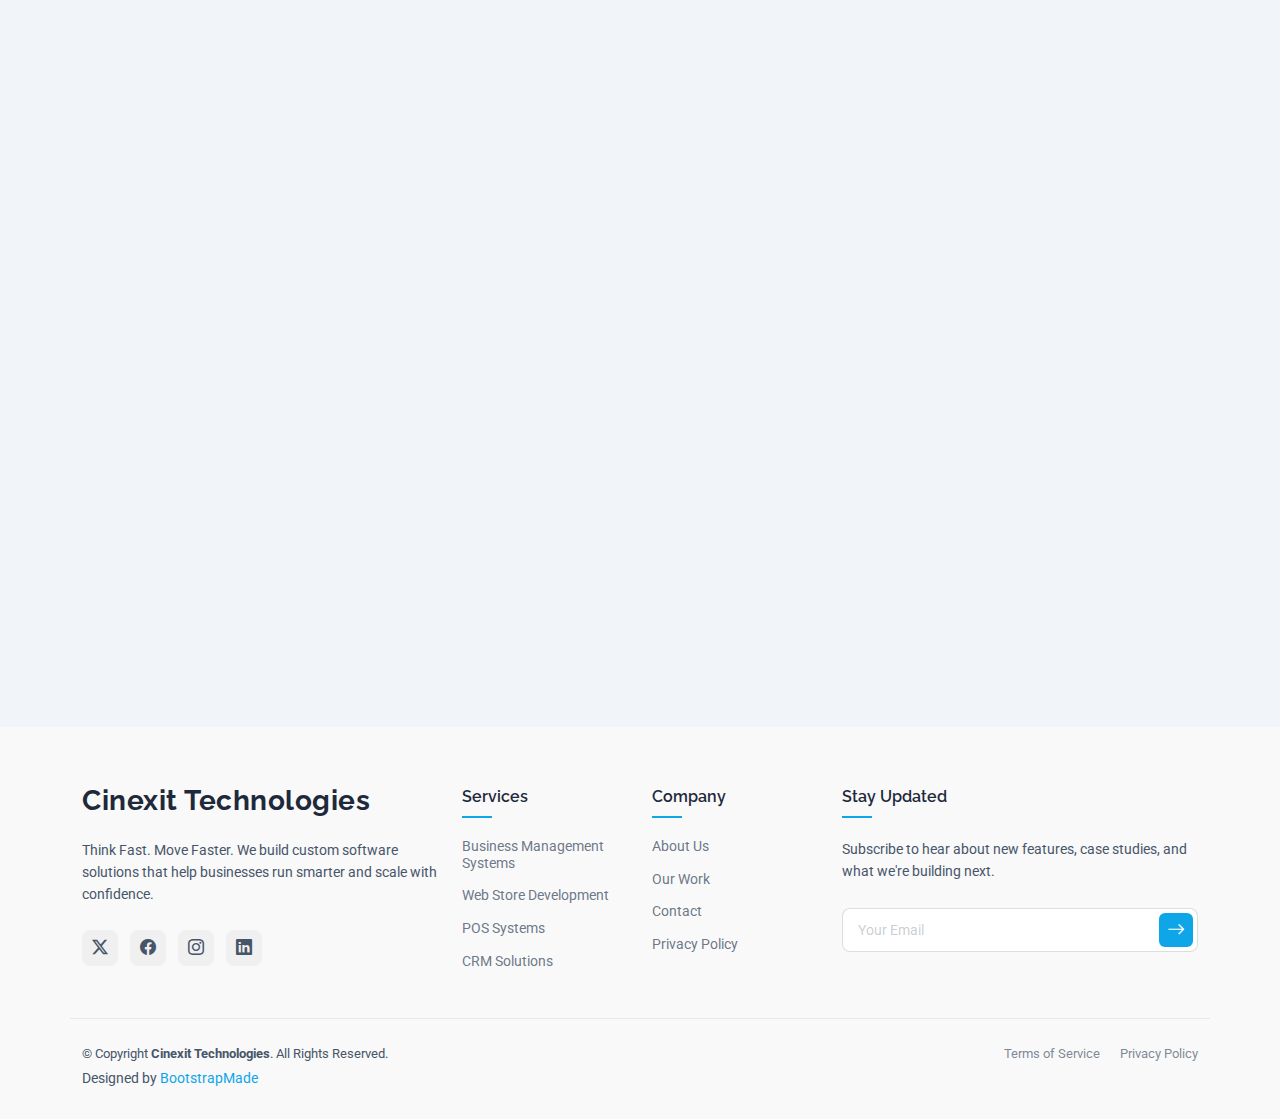
<file: gadgets-kihoro-app.html>
<!DOCTYPE html>
<html lang="en">

<head>
  <meta charset="utf-8">
  <meta content="width=device-width, initial-scale=1.0" name="viewport">
 <!-- Primary Meta Tags -->
  <title>Gadgets by Kihoro Retail Management System | Cinexit Technologies</title>
  <meta name="title" content="Gadgets by Kihoro Retail Management System | Cinexit Technologies">
  <meta name="description" content="Custom retail management system for Gadgets by Kihoro — inventory tracking, invoicing, analytics dashboard and web store management. Built by Cinexit Technologies, Nairobi Kenya.">
  <meta name="keywords" content="retail management system Kenya, inventory system Nairobi, e-commerce management Kenya, analytics dashboard Kenya, custom software Nairobi, Cinexit Technologies">
  <meta name="robots" content="index, follow">
  <link rel="canonical" href="https://cinexit.cx/gadgets-kihoro-app.html">

  <!-- Open Graph -->
  <meta property="og:type" content="website">
  <meta property="og:url" content="https://cinexit.cx/gadgets-kihoro-app.html">
  <meta property="og:title" content="Gadgets by Kihoro Retail Management System | Cinexit Technologies">
  <meta property="og:description" content="Custom retail management system with inventory, invoicing, analytics and web store management. Built by Cinexit Technologies, Nairobi Kenya.">
  <meta property="og:image" content="https://cinexit.cx/assets/img/portfolio/gbk-dashboard.webp">
  <meta property="og:site_name" content="Cinexit Technologies">

  <link href="assets/img/favicon.png" rel="icon">
  <link href="assets/img/apple-touch-icon.png" rel="apple-touch-icon">

  <link href="https://fonts.googleapis.com" rel="preconnect">
  <link href="https://fonts.gstatic.com" rel="preconnect" crossorigin>
  <link href="https://fonts.googleapis.com/css2?family=Roboto:ital,wght@0,100;0,300;0,400;0,500;0,700;0,900&family=Lato:ital,wght@0,100;0,300;0,400;0,700;0,900&family=Raleway:ital,wght@0,100;0,200;0,300;0,400;0,500;0,600;0,700;0,800;0,900&display=swap" rel="stylesheet">

  <link href="assets/vendor/bootstrap/css/bootstrap.min.css" rel="stylesheet">
  <link href="assets/vendor/bootstrap-icons/bootstrap-icons.css" rel="stylesheet">
  <link href="assets/vendor/aos/aos.css" rel="stylesheet">
  <link href="assets/vendor/glightbox/css/glightbox.min.css" rel="stylesheet">
  <link href="assets/vendor/swiper/swiper-bundle.min.css" rel="stylesheet">
  <link href="assets/css/main.css" rel="stylesheet">
</head>

<body class="portfolio-details-page">

  <header id="header" class="header d-flex align-items-center sticky-top">
    <div class="container position-relative d-flex align-items-center justify-content-between">
      <a href="index.html" class="logo d-flex align-items-center me-auto me-xl-0">
        <h1 class="sitename">Cinexit</h1><span>.</span>
      </a>
      <nav id="navmenu" class="navmenu">
        <ul>
          <li><a href="index.html">Home</a></li>
          <li><a href="index.html#about">About</a></li>
          <li><a href="index.html#services">Services</a></li>
          <li><a href="index.html#portfolio">Portfolio</a></li>
          <li><a href="index.html#contact">Contact</a></li>
        </ul>
        <i class="mobile-nav-toggle d-xl-none bi bi-list"></i>
      </nav>
      <a class="btn-getstarted" href="index.html#contact">Get Started</a>
    </div>
  </header>

  <main class="main">

    <div class="page-title">
      <div class="breadcrumbs">
        <nav aria-label="breadcrumb">
          <ol class="breadcrumb">
            <li class="breadcrumb-item"><a href="index.html"><i class="bi bi-house"></i> Home</a></li>
            <li class="breadcrumb-item"><a href="index.html#portfolio">Portfolio</a></li>
            <li class="breadcrumb-item active current">Gadgets by Kihoro — Retail System</li>
          </ol>
        </nav>
      </div>
      <div class="title-wrapper">
        <h1>Gadgets by Kihoro</h1>
        <p>Retail Management System — Inventory, Sales, Invoicing, Analytics & Web Store Panel</p>
      </div>
    </div>

    <section id="portfolio-details" class="portfolio-details section">
      <div class="container" data-aos="fade-up" data-aos-delay="100">

        <div class="row gy-5">
          <div class="col-lg-7" data-aos="fade-right" data-aos-delay="100">
            <div class="hero-image-wrapper">
              <div class="portfolio-slider swiper init-swiper">
                <script type="application/json" class="swiper-config">
                  {
                    "loop": true,
                    "speed": 700,
                    "autoplay": { "delay": 4500 },
                    "effect": "slide",
                    "slidesPerView": 1,
                    "navigation": {
                      "nextEl": ".swiper-button-next",
                      "prevEl": ".swiper-button-prev"
                    }
                  }
                </script>
                <div class="swiper-wrapper">
                  <!-- Replace with actual screenshots when ready -->
                  <div class="swiper-slide">
                    <img src="assets/img/portfolio/gbk-dashboard.webp" alt="Gadgets by Kihoro Dashboard" class="img-fluid">
                  </div>
                  <div class="swiper-slide">
                    <img src="assets/img/portfolio/gbk-inventory.webp" alt="Analytics Module" class="img-fluid">
                  </div>
                  <div class="swiper-slide">
                    <img src="assets/img/portfolio/gbk-analytics.webp" alt="Web Store Panel" class="img-fluid">
                  </div>
                </div>
                <div class="swiper-button-prev"></div>
                <div class="swiper-button-next"></div>
              </div>
            </div>
          </div>

          <div class="col-lg-5" data-aos="fade-left" data-aos-delay="200">
            <div class="project-info-card">
              <div class="project-category">
                <span class="dot"></span>
                <span>Web Application</span>
              </div>
              <h1 class="project-title">Retail Management System</h1>
              <p class="project-excerpt">A full retail management platform built for Gadgets by Kihoro, an electronics and gadgets shop. Covers inventory, sales, invoicing, analytics, and an integrated web store management panel.</p>

              <div class="meta-grid">
                <div class="meta-item">
                  <span class="meta-label">Client</span>
                  <span class="meta-value">Gadgets by Kihoro</span>
                </div>
                <div class="meta-item">
                  <span class="meta-label">Industry</span>
                  <span class="meta-value">Electronics Retail</span>
                </div>
                <div class="meta-item">
                  <span class="meta-label">Year</span>
                  <span class="meta-value">2025</span>
                </div>
                <div class="meta-item">
                  <span class="meta-label">Type</span>
                  <span class="meta-value">Custom Web App</span>
                </div>
              </div>

              <div class="tech-stack">
                <span class="tech-label">Modules</span>
                <div class="tech-icons">
                  <span class="tech-badge">Inventory</span>
                  <span class="tech-badge">Sales</span>
                  <span class="tech-badge">Invoicing</span>
                  <span class="tech-badge">Analytics</span>
                  <span class="tech-badge">Web Store</span>
                </div>
              </div>
            </div>
          </div>
        </div>

        <div class="stats-ribbon" data-aos="fade-up" data-aos-delay="300">
          <div class="stat-box">
            <span class="stat-number">5</span>
            <span class="stat-text">Core Modules</span>
          </div>
          <div class="stat-box">
            <span class="stat-number">100%</span>
            <span class="stat-text">Custom Built</span>
          </div>
          <div class="stat-box">
            <span class="stat-number">2025</span>
            <span class="stat-text">Delivered</span>
          </div>
          <div class="stat-box">
            <span class="stat-number">5★</span>
            <span class="stat-text">Client Rating</span>
          </div>
        </div>

        <div class="content-sections">
          <div class="row gy-5">
            <div class="col-lg-8" data-aos="fade-up" data-aos-delay="100">
              <div class="content-block">
                <div class="block-header">
                  <span class="block-icon"><i class="bi bi-file-text"></i></span>
                  <h3>Project Overview</h3>
                </div>
                <p class="lead-text">Gadgets by Kihoro needed a smarter way to run their retail operations — one system that could handle their physical shop and their online store simultaneously, without juggling multiple tools.</p>
                <p>We built a unified retail management system that gives the team full control over stock, sales, and customer invoicing from a single dashboard. The analytics module provides real-time insights into best-selling products, revenue trends, and stock movement.</p>
                <p>What makes this system stand out is the integrated web store management panel — the team can manage online product listings, update prices, and process orders all from the same platform they use for their physical shop.</p>
              </div>

              <div class="challenge-solution" data-aos="fade-up" data-aos-delay="200">
                <div class="row g-4">
                  <div class="col-md-6">
                    <div class="cs-card challenge">
                      <div class="cs-icon"><i class="bi bi-puzzle"></i></div>
                      <h4>The Challenge</h4>
                      <p>Running a physical shop and an online store separately meant double the work — stock had to be updated in two places, and there was no easy way to see overall business performance.</p>
                    </div>
                  </div>
                  <div class="col-md-6">
                    <div class="cs-card solution">
                      <div class="cs-icon"><i class="bi bi-check2-circle"></i></div>
                      <h4>Our Solution</h4>
                      <p>We built a single platform that connects the physical shop and the web store — one inventory, one dashboard, and analytics that give a complete picture of the business in real time.</p>
                    </div>
                  </div>
                </div>
              </div>
            </div>

            <div class="col-lg-4" data-aos="fade-up" data-aos-delay="200">
              <div class="features-sidebar">
                <h3 class="sidebar-title">Key Features</h3>
                <div class="feature-list">
                  <div class="feature-item">
                    <div class="feature-icon"><i class="bi bi-box-seam"></i></div>
                    <div class="feature-content">
                      <h5>Inventory Management</h5>
                      <p>Track stock across physical and online store</p>
                    </div>
                  </div>
                  <div class="feature-item">
                    <div class="feature-icon"><i class="bi bi-receipt"></i></div>
                    <div class="feature-content">
                      <h5>Invoice & Quotation Generator</h5>
                      <p>Professional documents at the click of a button</p>
                    </div>
                  </div>
                  <div class="feature-item">
                    <div class="feature-icon"><i class="bi bi-bar-chart-line"></i></div>
                    <div class="feature-content">
                      <h5>Analytics Dashboard</h5>
                      <p>Real-time sales and performance insights</p>
                    </div>
                  </div>
                  <div class="feature-item">
                    <div class="feature-icon"><i class="bi bi-shop"></i></div>
                    <div class="feature-content">
                      <h5>Web Store Management Panel</h5>
                      <p>Manage online listings and orders in one place</p>
                    </div>
                  </div>
                  <div class="feature-item">
                    <div class="feature-icon"><i class="bi bi-graph-up"></i></div>
                    <div class="feature-content">
                      <h5>Sales Tracking</h5>
                      <p>Monitor daily, weekly, and monthly performance</p>
                    </div>
                  </div>
                </div>
              </div>
            </div>
          </div>
        </div>

        <div class="navigation-bar" data-aos="fade-up" data-aos-delay="100">
          <a href="transmission-masters-app.html" class="nav-link prev">
            <span class="nav-icon"><i class="bi bi-arrow-left-short"></i></span>
            <span class="nav-text">Previous Project</span>
          </a>
          <a href="index.html#portfolio" class="nav-link center">
            <span class="nav-icon"><i class="bi bi-grid-3x3-gap"></i></span>
            <span class="nav-text">All Projects</span>
          </a>
          <a href="savannah-park-pos.html" class="nav-link next">
            <span class="nav-text">Next Project</span>
            <span class="nav-icon"><i class="bi bi-arrow-right-short"></i></span>
          </a>
        </div>

      </div>
    </section>

  </main>

  <footer id="footer" class="footer light-background">
    <div class="container footer-top">
      <div class="row gy-4">
        <div class="col-lg-4 col-md-6 footer-info">
          <a href="index.html" class="logo d-flex align-items-center mb-4">
            <span class="sitename">Cinexit Technologies</span>
          </a>
          <p>Think Fast. Move Faster. We build custom software solutions that help businesses run smarter and scale with confidence.</p>
          <div class="social-links d-flex mt-4">
            <a href="#" aria-label="Twitter"><i class="bi bi-twitter-x"></i></a>
            <a href="#" aria-label="Facebook"><i class="bi bi-facebook"></i></a>
            <a href="#" aria-label="Instagram"><i class="bi bi-instagram"></i></a>
            <a href="#" aria-label="LinkedIn"><i class="bi bi-linkedin"></i></a>
          </div>
        </div>
        <div class="col-lg-2 col-md-6 footer-links">
          <h4>Services</h4>
          <ul>
            <li><a href="index.html#services">Business Management Systems</a></li>
            <li><a href="index.html#services">Web Store Development</a></li>
            <li><a href="index.html#services">POS Systems</a></li>
            <li><a href="index.html#services">CRM Solutions</a></li>
          </ul>
        </div>
        <div class="col-lg-2 col-md-6 footer-links">
          <h4>Company</h4>
          <ul>
            <li><a href="index.html#about">About Us</a></li>
            <li><a href="index.html#portfolio">Our Work</a></li>
            <li><a href="index.html#contact">Contact</a></li>
            <li><a href="privacy.html">Privacy Policy</a></li>
          </ul>
        </div>
        <div class="col-lg-4 col-md-6">
          <div class="footer-newsletter">
            <h4>Stay Updated</h4>
            <p>Subscribe to hear about new features, case studies, and what we're building next.</p>
            <form action="forms/newsletter.php" method="post" class="php-email-form">
              <div class="position-relative">
                <input type="email" name="email" placeholder="Your Email" required="">
                <button type="submit" class="btn-subscribe"><i class="bi bi-arrow-right"></i></button>
              </div>
              <div class="loading">Loading</div>
              <div class="error-message"></div>
              <div class="sent-message">Subscribed! Thank you.</div>
            </form>
          </div>
        </div>
      </div>
    </div>
    <div class="container footer-bottom">
      <div class="row gy-3">
        <div class="col-md-6 order-2 order-md-1">
          <div class="copyright">
            <p>© <span>Copyright</span> <strong class="sitename">Cinexit Technologies</strong>. All Rights Reserved.</p>
          </div>
          <div class="credits">Designed by <a href="https://bootstrapmade.com/">BootstrapMade</a></div>
        </div>
        <div class="col-md-6 order-1 order-md-2">
          <div class="legal-links">
            <a href="terms.html">Terms of Service</a>
            <a href="privacy.html">Privacy Policy</a>
          </div>
        </div>
      </div>
    </div>
  </footer>

  <a href="#" id="scroll-top" class="scroll-top d-flex align-items-center justify-content-center"><i class="bi bi-arrow-up-short"></i></a>
  <div id="preloader"></div>

  <script src="assets/vendor/bootstrap/js/bootstrap.bundle.min.js"></script>
  <script src="assets/vendor/php-email-form/validate.js"></script>
  <script src="assets/vendor/aos/aos.js"></script>
  <script src="assets/vendor/glightbox/js/glightbox.min.js"></script>
  <script src="assets/vendor/imagesloaded/imagesloaded.pkgd.min.js"></script>
  <script src="assets/vendor/isotope-layout/isotope.pkgd.min.js"></script>
  <script src="assets/vendor/purecounter/purecounter_vanilla.js"></script>
  <script src="assets/vendor/swiper/swiper-bundle.min.js"></script>
  <script src="assets/js/main.js"></script>

</body>
</html>
</file>
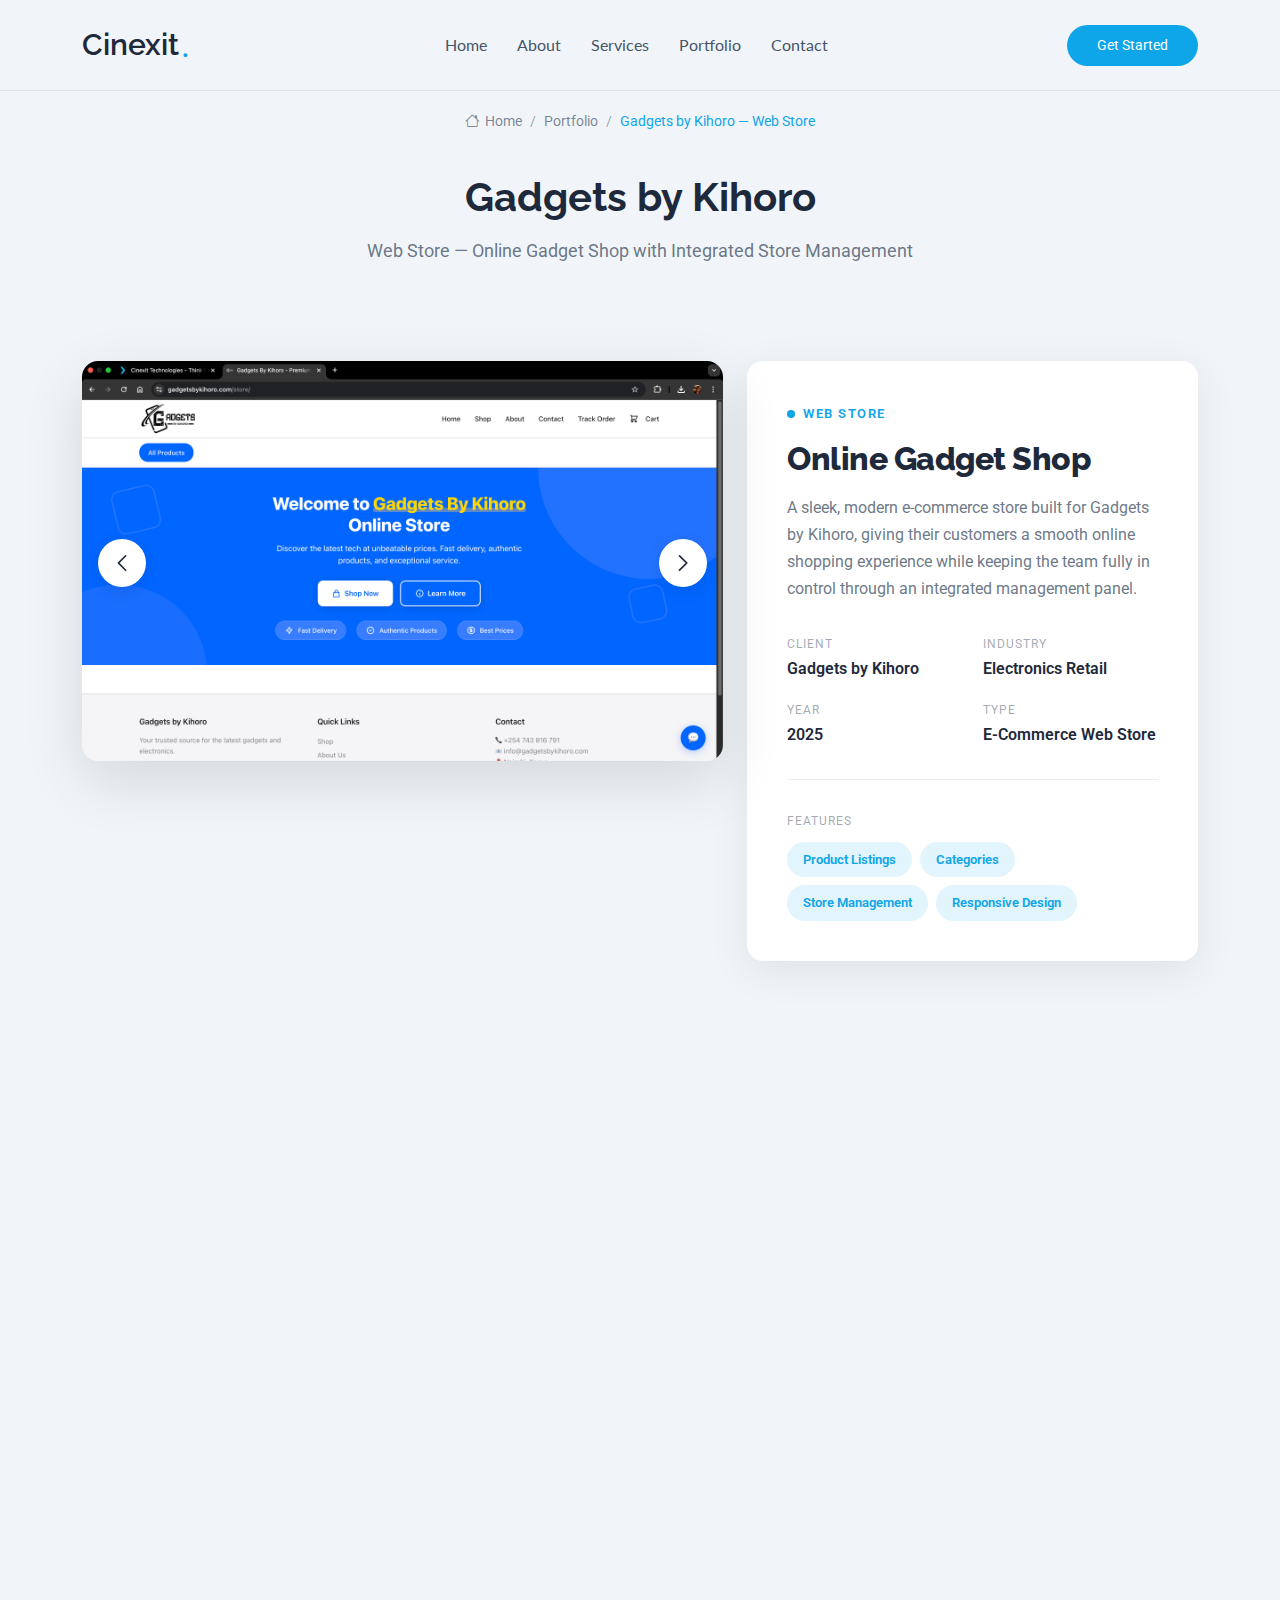
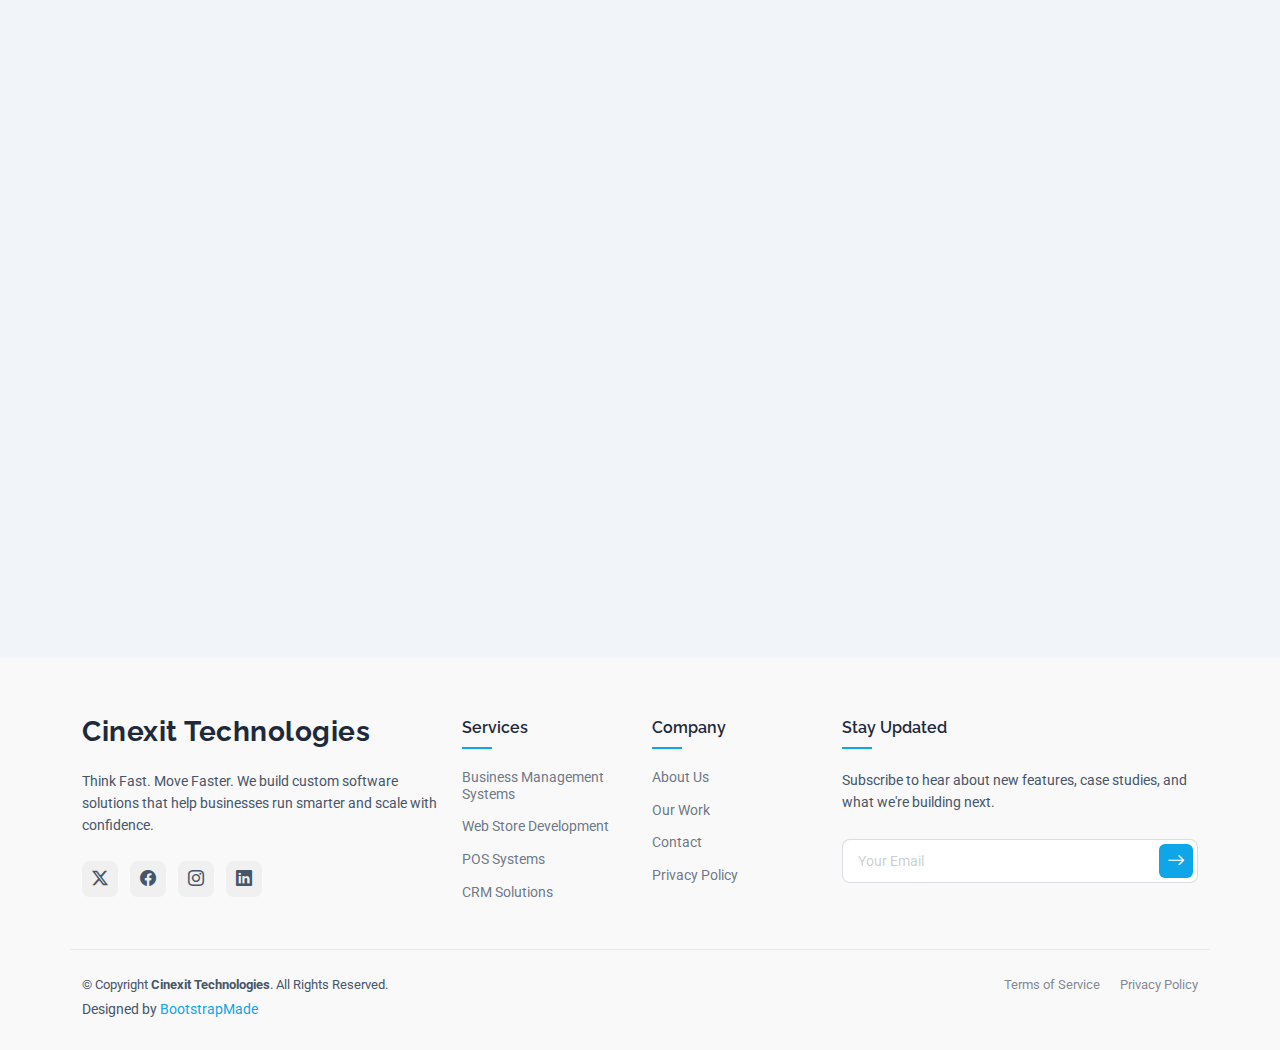
<file: gadgets-kihoro-webstore.html>
<!DOCTYPE html>
<html lang="en">

<head>
  <meta charset="utf-8">
  <meta content="width=device-width, initial-scale=1.0" name="viewport">
  <!-- Primary Meta Tags -->
  <title>Gadgets by Kihoro Web Store | Cinexit Technologies</title>
  <meta name="title" content="Gadgets by Kihoro Web Store | Cinexit Technologies">
  <meta name="description" content="Sleek e-commerce web store built for Gadgets by Kihoro — online gadget shop with product listings, categories and integrated store management. Built by Cinexit Technologies, Nairobi Kenya.">
  <meta name="keywords" content="e-commerce development Kenya, gadget shop online Kenya, web store Nairobi, online electronics shop Kenya, custom web store Nairobi, Cinexit Technologies">
  <meta name="robots" content="index, follow">
  <link rel="canonical" href="https://cinexit.cx/gadgets-kihoro-webstore.html">

  <!-- Open Graph -->
  <meta property="og:type" content="website">
  <meta property="og:url" content="https://cinexit.cx/gadgets-kihoro-webstore.html">
  <meta property="og:title" content="Gadgets by Kihoro Web Store | Cinexit Technologies">
  <meta property="og:description" content="Sleek online gadget shop with product listings, categories and integrated store management. Built by Cinexit Technologies, Nairobi Kenya.">
  <meta property="og:image" content="https://cinexit.cx/assets/img/portfolio/gbk-hero.webp">
  <meta property="og:site_name" content="Cinexit Technologies">

  <link href="assets/img/favicon.png" rel="icon">
  <link href="assets/img/apple-touch-icon.png" rel="apple-touch-icon">

  <link href="https://fonts.googleapis.com" rel="preconnect">
  <link href="https://fonts.gstatic.com" rel="preconnect" crossorigin>
  <link href="https://fonts.googleapis.com/css2?family=Roboto:ital,wght@0,100;0,300;0,400;0,500;0,700;0,900&family=Lato:ital,wght@0,100;0,300;0,400;0,700;0,900&family=Raleway:ital,wght@0,100;0,200;0,300;0,400;0,500;0,600;0,700;0,800;0,900&display=swap" rel="stylesheet">

  <link href="assets/vendor/bootstrap/css/bootstrap.min.css" rel="stylesheet">
  <link href="assets/vendor/bootstrap-icons/bootstrap-icons.css" rel="stylesheet">
  <link href="assets/vendor/aos/aos.css" rel="stylesheet">
  <link href="assets/vendor/glightbox/css/glightbox.min.css" rel="stylesheet">
  <link href="assets/vendor/swiper/swiper-bundle.min.css" rel="stylesheet">
  <link href="assets/css/main.css" rel="stylesheet">
</head>

<body class="portfolio-details-page">

  <header id="header" class="header d-flex align-items-center sticky-top">
    <div class="container position-relative d-flex align-items-center justify-content-between">
      <a href="index.html" class="logo d-flex align-items-center me-auto me-xl-0">
        <h1 class="sitename">Cinexit</h1><span>.</span>
      </a>
      <nav id="navmenu" class="navmenu">
        <ul>
          <li><a href="index.html">Home</a></li>
          <li><a href="index.html#about">About</a></li>
          <li><a href="index.html#services">Services</a></li>
          <li><a href="index.html#portfolio">Portfolio</a></li>
          <li><a href="index.html#contact">Contact</a></li>
        </ul>
        <i class="mobile-nav-toggle d-xl-none bi bi-list"></i>
      </nav>
      <a class="btn-getstarted" href="index.html#contact">Get Started</a>
    </div>
  </header>

  <main class="main">

    <div class="page-title">
      <div class="breadcrumbs">
        <nav aria-label="breadcrumb">
          <ol class="breadcrumb">
            <li class="breadcrumb-item"><a href="index.html"><i class="bi bi-house"></i> Home</a></li>
            <li class="breadcrumb-item"><a href="index.html#portfolio">Portfolio</a></li>
            <li class="breadcrumb-item active current">Gadgets by Kihoro — Web Store</li>
          </ol>
        </nav>
      </div>
      <div class="title-wrapper">
        <h1>Gadgets by Kihoro</h1>
        <p>Web Store — Online Gadget Shop with Integrated Store Management</p>
      </div>
    </div>

    <section id="portfolio-details" class="portfolio-details section">
      <div class="container" data-aos="fade-up" data-aos-delay="100">

        <div class="row gy-5">
          <div class="col-lg-7" data-aos="fade-right" data-aos-delay="100">
            <div class="hero-image-wrapper">
              <div class="portfolio-slider swiper init-swiper">
                <script type="application/json" class="swiper-config">
                  {
                    "loop": true,
                    "speed": 700,
                    "autoplay": { "delay": 4500 },
                    "effect": "slide",
                    "slidesPerView": 1,
                    "navigation": {
                      "nextEl": ".swiper-button-next",
                      "prevEl": ".swiper-button-prev"
                    }
                  }
                </script>
                <div class="swiper-wrapper">
                  <!-- Replace with actual screenshots when ready -->
                  <div class="swiper-slide">
                    <img src="assets/img/portfolio/gbk-hero.webp" alt="Gadgets by Kihoro Web Store Homepage" class="img-fluid">
                  </div>
                  <div class="swiper-slide">
                    <img src="assets/img/portfolio/gbk-track.webp" alt="Product Listings" class="img-fluid">
                  </div>
                </div>
                <div class="swiper-button-prev"></div>
                <div class="swiper-button-next"></div>
              </div>
            </div>
          </div>

          <div class="col-lg-5" data-aos="fade-left" data-aos-delay="200">
            <div class="project-info-card">
              <div class="project-category">
                <span class="dot"></span>
                <span>Web Store</span>
              </div>
              <h1 class="project-title">Online Gadget Shop</h1>
              <p class="project-excerpt">A sleek, modern e-commerce store built for Gadgets by Kihoro, giving their customers a smooth online shopping experience while keeping the team fully in control through an integrated management panel.</p>

              <div class="meta-grid">
                <div class="meta-item">
                  <span class="meta-label">Client</span>
                  <span class="meta-value">Gadgets by Kihoro</span>
                </div>
                <div class="meta-item">
                  <span class="meta-label">Industry</span>
                  <span class="meta-value">Electronics Retail</span>
                </div>
                <div class="meta-item">
                  <span class="meta-label">Year</span>
                  <span class="meta-value">2025</span>
                </div>
                <div class="meta-item">
                  <span class="meta-label">Type</span>
                  <span class="meta-value">E-Commerce Web Store</span>
                </div>
              </div>

              <div class="tech-stack">
                <span class="tech-label">Features</span>
                <div class="tech-icons">
                  <span class="tech-badge">Product Listings</span>
                  <span class="tech-badge">Categories</span>
                  <span class="tech-badge">Store Management</span>
                  <span class="tech-badge">Responsive Design</span>
                </div>
              </div>
            </div>
          </div>
        </div>

        <div class="stats-ribbon" data-aos="fade-up" data-aos-delay="300">
          <div class="stat-box">
            <span class="stat-number">Online</span>
            <span class="stat-text">Sales Channel</span>
          </div>
          <div class="stat-box">
            <span class="stat-number">100%</span>
            <span class="stat-text">Custom Built</span>
          </div>
          <div class="stat-box">
            <span class="stat-number">2025</span>
            <span class="stat-text">Delivered</span>
          </div>
          <div class="stat-box">
            <span class="stat-number">5★</span>
            <span class="stat-text">Client Rating</span>
          </div>
        </div>

        <div class="content-sections">
          <div class="row gy-5">
            <div class="col-lg-8" data-aos="fade-up" data-aos-delay="100">
              <div class="content-block">
                <div class="block-header">
                  <span class="block-icon"><i class="bi bi-file-text"></i></span>
                  <h3>Project Overview</h3>
                </div>
                <p class="lead-text">Gadgets by Kihoro needed an online store that matched the quality of the products they sell — clean, modern, and easy for customers to navigate whether they're on a phone or a laptop.</p>
                <p>We built a fully responsive e-commerce store with well-organised product categories, detailed product pages, and a smooth checkout experience. The integrated store management panel means the Kihoro team can add new products, update prices, and manage orders without needing any technical knowledge.</p>
                <p>The web store connects directly to their retail management system, so inventory stays accurate across both their physical shop and the online store automatically.</p>
              </div>

              <div class="challenge-solution" data-aos="fade-up" data-aos-delay="200">
                <div class="row g-4">
                  <div class="col-md-6">
                    <div class="cs-card challenge">
                      <div class="cs-icon"><i class="bi bi-puzzle"></i></div>
                      <h4>The Challenge</h4>
                      <p>Gadgets by Kihoro had no online presence, limiting their reach to walk-in customers only. Managing both a new online store and a physical shop threatened to double their workload.</p>
                    </div>
                  </div>
                  <div class="col-md-6">
                    <div class="cs-card solution">
                      <div class="cs-icon"><i class="bi bi-check2-circle"></i></div>
                      <h4>Our Solution</h4>
                      <p>We built a beautiful, easy-to-manage online store integrated with their existing retail system — so running their online shop adds minimal extra effort while opening a whole new sales channel.</p>
                    </div>
                  </div>
                </div>
              </div>
            </div>

            <div class="col-lg-4" data-aos="fade-up" data-aos-delay="200">
              <div class="features-sidebar">
                <h3 class="sidebar-title">Key Features</h3>
                <div class="feature-list">
                  <div class="feature-item">
                    <div class="feature-icon"><i class="bi bi-grid"></i></div>
                    <div class="feature-content">
                      <h5>Product Catalogue</h5>
                      <p>Categorised listings with search and filters</p>
                    </div>
                  </div>
                  <div class="feature-item">
                    <div class="feature-icon"><i class="bi bi-phone"></i></div>
                    <div class="feature-content">
                      <h5>Fully Responsive</h5>
                      <p>Optimised for mobile, tablet, and desktop</p>
                    </div>
                  </div>
                  <div class="feature-item">
                    <div class="feature-icon"><i class="bi bi-gear"></i></div>
                    <div class="feature-content">
                      <h5>Store Management Panel</h5>
                      <p>Add products and manage orders with ease</p>
                    </div>
                  </div>
                  <div class="feature-item">
                    <div class="feature-icon"><i class="bi bi-link-45deg"></i></div>
                    <div class="feature-content">
                      <h5>Integrated with Retail System</h5>
                      <p>Inventory stays synced automatically</p>
                    </div>
                  </div>
                </div>
              </div>
            </div>
          </div>
        </div>

        <div class="navigation-bar" data-aos="fade-up" data-aos-delay="100">
          <a href="transmission-masters-webstore.html" class="nav-link prev">
            <span class="nav-icon"><i class="bi bi-arrow-left-short"></i></span>
            <span class="nav-text">Previous Project</span>
          </a>
          <a href="index.html#portfolio" class="nav-link center">
            <span class="nav-icon"><i class="bi bi-grid-3x3-gap"></i></span>
            <span class="nav-text">All Projects</span>
          </a>
          <a href="transmission-masters-app.html" class="nav-link next">
            <span class="nav-text">Back to First</span>
            <span class="nav-icon"><i class="bi bi-arrow-right-short"></i></span>
          </a>
        </div>

      </div>
    </section>

  </main>

  <footer id="footer" class="footer light-background">
    <div class="container footer-top">
      <div class="row gy-4">
        <div class="col-lg-4 col-md-6 footer-info">
          <a href="index.html" class="logo d-flex align-items-center mb-4">
            <span class="sitename">Cinexit Technologies</span>
          </a>
          <p>Think Fast. Move Faster. We build custom software solutions that help businesses run smarter and scale with confidence.</p>
          <div class="social-links d-flex mt-4">
            <a href="#" aria-label="Twitter"><i class="bi bi-twitter-x"></i></a>
            <a href="#" aria-label="Facebook"><i class="bi bi-facebook"></i></a>
            <a href="#" aria-label="Instagram"><i class="bi bi-instagram"></i></a>
            <a href="#" aria-label="LinkedIn"><i class="bi bi-linkedin"></i></a>
          </div>
        </div>
        <div class="col-lg-2 col-md-6 footer-links">
          <h4>Services</h4>
          <ul>
            <li><a href="index.html#services">Business Management Systems</a></li>
            <li><a href="index.html#services">Web Store Development</a></li>
            <li><a href="index.html#services">POS Systems</a></li>
            <li><a href="index.html#services">CRM Solutions</a></li>
          </ul>
        </div>
        <div class="col-lg-2 col-md-6 footer-links">
          <h4>Company</h4>
          <ul>
            <li><a href="index.html#about">About Us</a></li>
            <li><a href="index.html#portfolio">Our Work</a></li>
            <li><a href="index.html#contact">Contact</a></li>
            <li><a href="privacy.html">Privacy Policy</a></li>
          </ul>
        </div>
        <div class="col-lg-4 col-md-6">
          <div class="footer-newsletter">
            <h4>Stay Updated</h4>
            <p>Subscribe to hear about new features, case studies, and what we're building next.</p>
            <form action="forms/newsletter.php" method="post" class="php-email-form">
              <div class="position-relative">
                <input type="email" name="email" placeholder="Your Email" required="">
                <button type="submit" class="btn-subscribe"><i class="bi bi-arrow-right"></i></button>
              </div>
              <div class="loading">Loading</div>
              <div class="error-message"></div>
              <div class="sent-message">Subscribed! Thank you.</div>
            </form>
          </div>
        </div>
      </div>
    </div>
    <div class="container footer-bottom">
      <div class="row gy-3">
        <div class="col-md-6 order-2 order-md-1">
          <div class="copyright">
            <p>© <span>Copyright</span> <strong class="sitename">Cinexit Technologies</strong>. All Rights Reserved.</p>
          </div>
          <div class="credits">Designed by <a href="https://bootstrapmade.com/">BootstrapMade</a></div>
        </div>
        <div class="col-md-6 order-1 order-md-2">
          <div class="legal-links">
            <a href="terms.html">Terms of Service</a>
            <a href="privacy.html">Privacy Policy</a>
          </div>
        </div>
      </div>
    </div>
  </footer>

  <a href="#" id="scroll-top" class="scroll-top d-flex align-items-center justify-content-center"><i class="bi bi-arrow-up-short"></i></a>
  <div id="preloader"></div>

  <script src="assets/vendor/bootstrap/js/bootstrap.bundle.min.js"></script>
  <script src="assets/vendor/php-email-form/validate.js"></script>
  <script src="assets/vendor/aos/aos.js"></script>
  <script src="assets/vendor/glightbox/js/glightbox.min.js"></script>
  <script src="assets/vendor/imagesloaded/imagesloaded.pkgd.min.js"></script>
  <script src="assets/vendor/isotope-layout/isotope.pkgd.min.js"></script>
  <script src="assets/vendor/purecounter/purecounter_vanilla.js"></script>
  <script src="assets/vendor/swiper/swiper-bundle.min.js"></script>
  <script src="assets/js/main.js"></script>

</body>
</html>
</file>
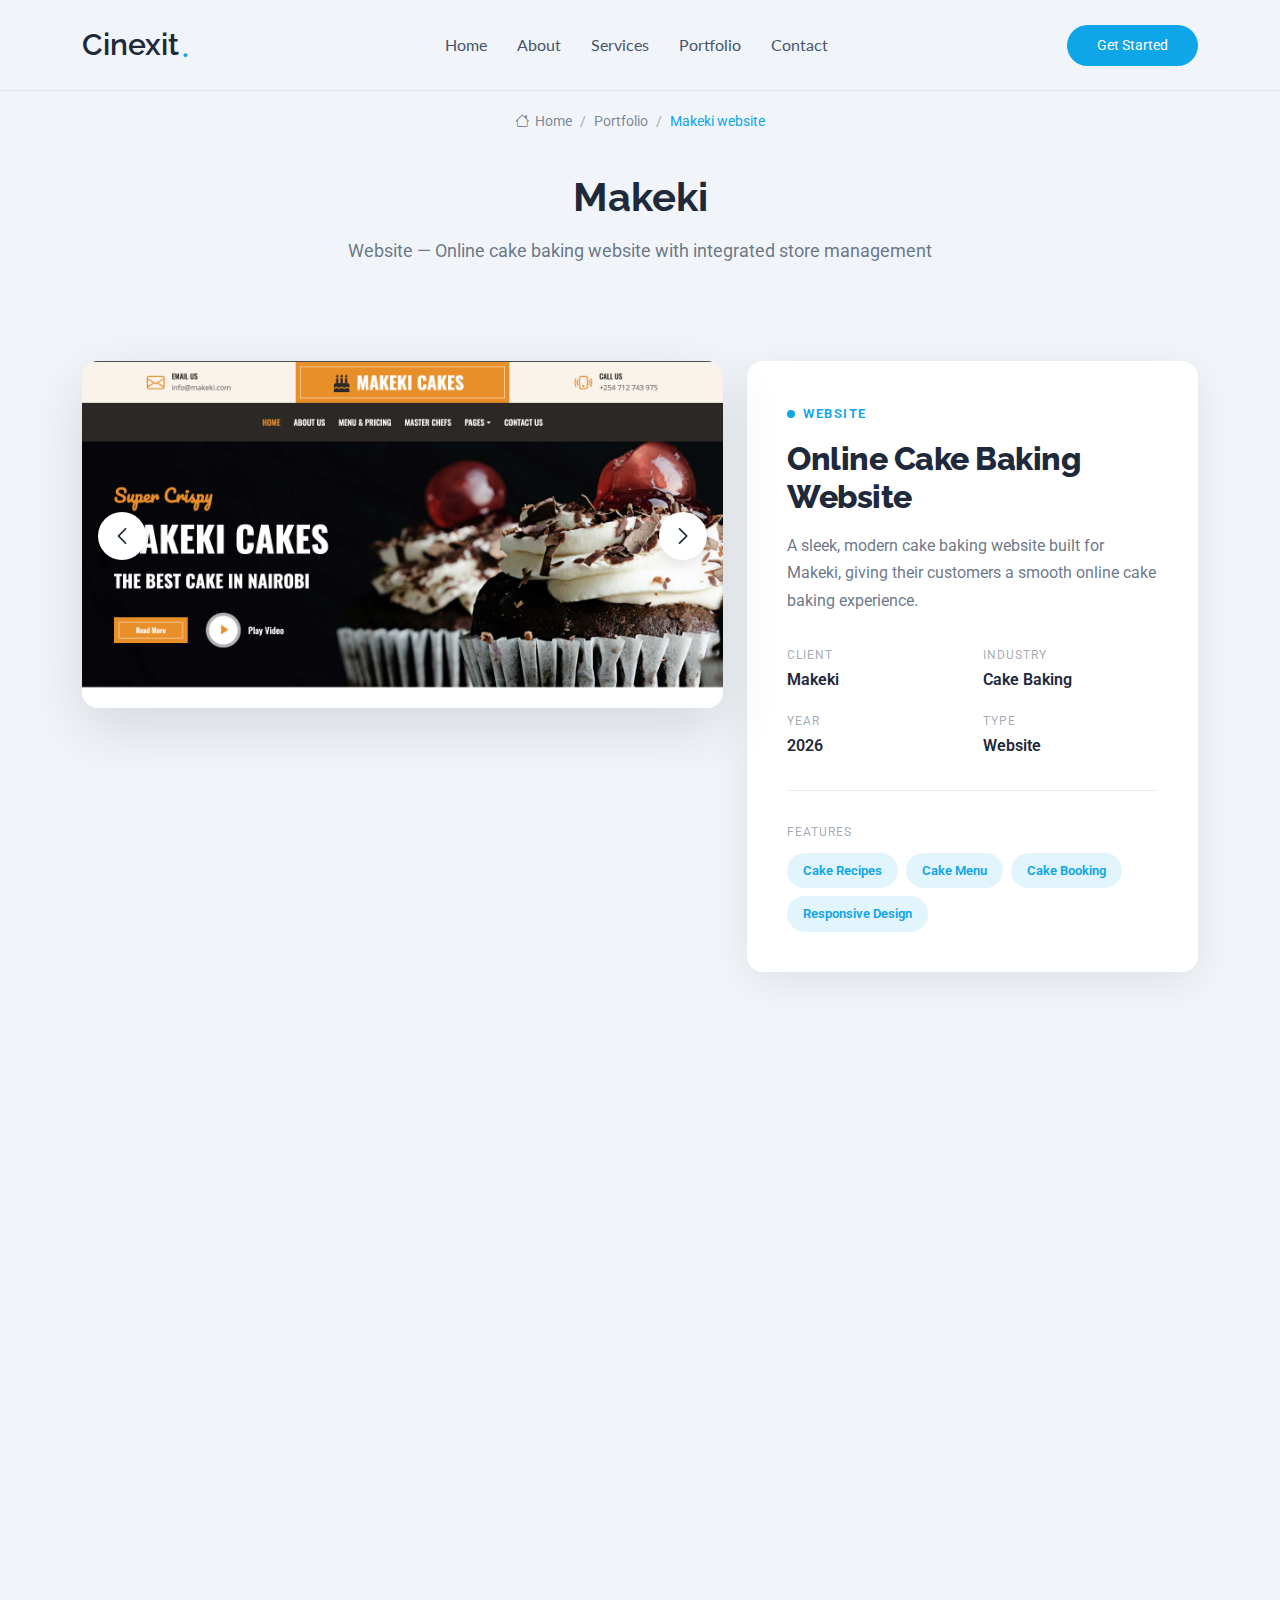
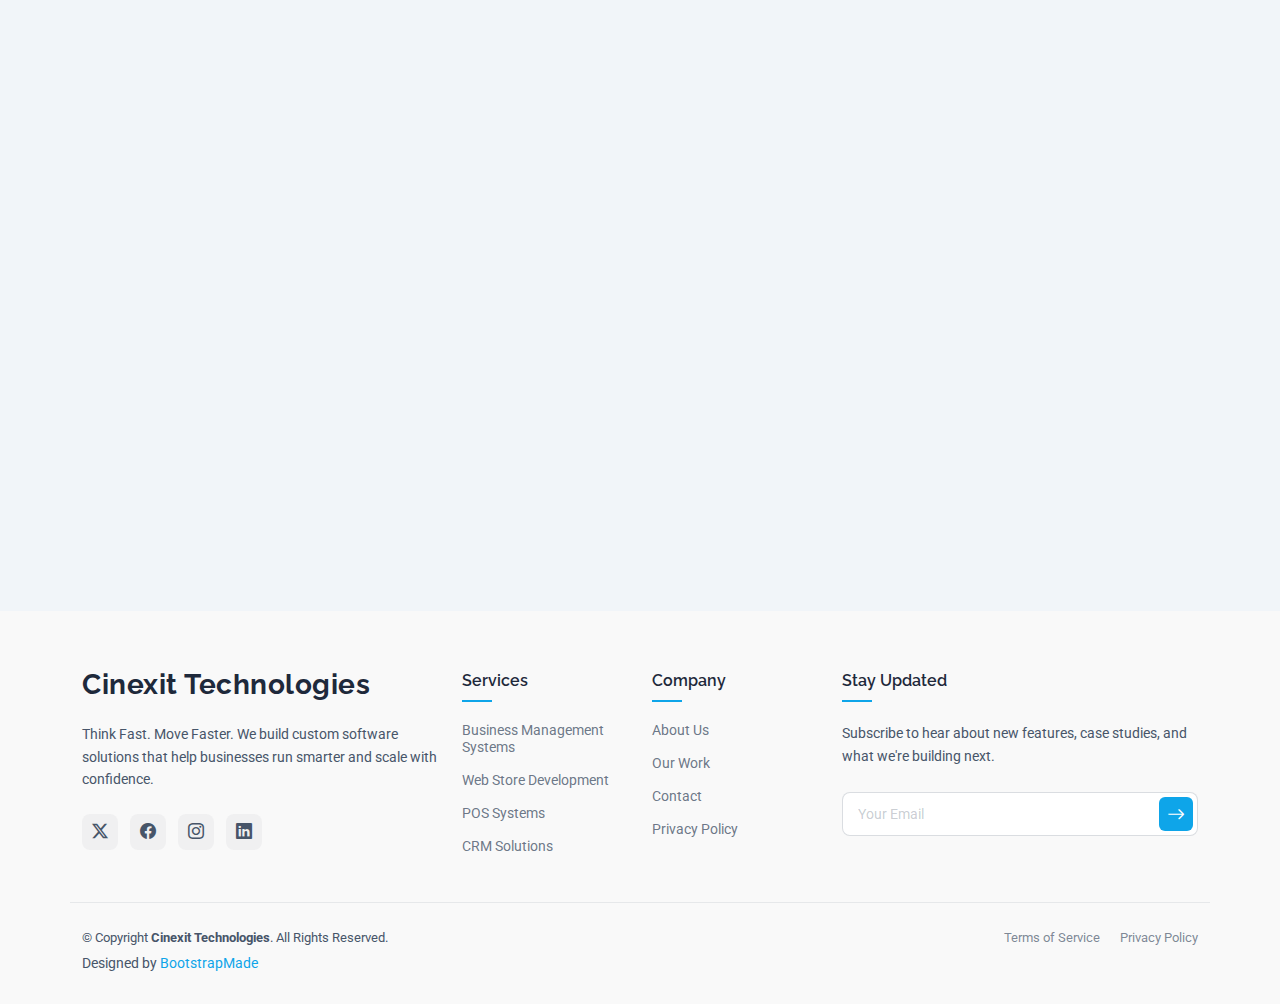
<file: makeki.html>
<!DOCTYPE html>
<html lang="en">

<head>
  <meta charset="utf-8">
  <meta content="width=device-width, initial-scale=1.0" name="viewport">
  <!-- Primary Meta Tags -->
  <title>Gadgets by Kihoro Web Store | Cinexit Technologies</title>
  <meta name="title" content="Gadgets by Kihoro Web Store | Cinexit Technologies">
  <meta name="description" content="Sleek e-commerce web store built for Gadgets by Kihoro — online gadget shop with product listings, categories and integrated store management. Built by Cinexit Technologies, Nairobi Kenya.">
  <meta name="keywords" content="e-commerce development Kenya, gadget shop online Kenya, web store Nairobi, online electronics shop Kenya, custom web store Nairobi, Cinexit Technologies">
  <meta name="robots" content="index, follow">
  <link rel="canonical" href="https://cinexit.cx/gadgets-kihoro-webstore.html">

  <!-- Open Graph -->
  <meta property="og:type" content="website">
  <meta property="og:url" content="https://cinexit.cx/gadgets-kihoro-webstore.html">
  <meta property="og:title" content="Gadgets by Kihoro Web Store | Cinexit Technologies">
  <meta property="og:description" content="Sleek online gadget shop with product listings, categories and integrated store management. Built by Cinexit Technologies, Nairobi Kenya.">
  <meta property="og:image" content="https://cinexit.cx/assets/img/portfolio/gbk-hero.webp">
  <meta property="og:site_name" content="Cinexit Technologies">

  <link href="assets/img/favicon.png" rel="icon">
  <link href="assets/img/apple-touch-icon.png" rel="apple-touch-icon">

  <link href="https://fonts.googleapis.com" rel="preconnect">
  <link href="https://fonts.gstatic.com" rel="preconnect" crossorigin>
  <link href="https://fonts.googleapis.com/css2?family=Roboto:ital,wght@0,100;0,300;0,400;0,500;0,700;0,900&family=Lato:ital,wght@0,100;0,300;0,400;0,700;0,900&family=Raleway:ital,wght@0,100;0,200;0,300;0,400;0,500;0,600;0,700;0,800;0,900&display=swap" rel="stylesheet">

  <link href="assets/vendor/bootstrap/css/bootstrap.min.css" rel="stylesheet">
  <link href="assets/vendor/bootstrap-icons/bootstrap-icons.css" rel="stylesheet">
  <link href="assets/vendor/aos/aos.css" rel="stylesheet">
  <link href="assets/vendor/glightbox/css/glightbox.min.css" rel="stylesheet">
  <link href="assets/vendor/swiper/swiper-bundle.min.css" rel="stylesheet">
  <link href="assets/css/main.css" rel="stylesheet">
</head>

<body class="portfolio-details-page">

  <header id="header" class="header d-flex align-items-center sticky-top">
    <div class="container position-relative d-flex align-items-center justify-content-between">
      <a href="index.html" class="logo d-flex align-items-center me-auto me-xl-0">
        <h1 class="sitename">Cinexit</h1><span>.</span>
      </a>
      <nav id="navmenu" class="navmenu">
        <ul>
          <li><a href="index.html">Home</a></li>
          <li><a href="index.html#about">About</a></li>
          <li><a href="index.html#services">Services</a></li>
          <li><a href="index.html#portfolio">Portfolio</a></li>
          <li><a href="index.html#contact">Contact</a></li>
        </ul>
        <i class="mobile-nav-toggle d-xl-none bi bi-list"></i>
      </nav>
      <a class="btn-getstarted" href="index.html#contact">Get Started</a>
    </div>
  </header>

  <main class="main">

    <div class="page-title">
      <div class="breadcrumbs">
        <nav aria-label="breadcrumb">
          <ol class="breadcrumb">
            <li class="breadcrumb-item"><a href="index.html"><i class="bi bi-house"></i> Home</a></li>
            <li class="breadcrumb-item"><a href="index.html#portfolio">Portfolio</a></li>
            <li class="breadcrumb-item active current">Makeki website</li>
          </ol>
        </nav>
      </div>
      <div class="title-wrapper">
        <h1>Makeki</h1>
        <p>Website — Online cake baking website with integrated store management</p>
      </div>
    </div>

    <section id="portfolio-details" class="portfolio-details section">
      <div class="container" data-aos="fade-up" data-aos-delay="100">

        <div class="row gy-5">
          <div class="col-lg-7" data-aos="fade-right" data-aos-delay="100">
            <div class="hero-image-wrapper">
              <div class="portfolio-slider swiper init-swiper">
                <script type="application/json" class="swiper-config">
                  {
                    "loop": true,
                    "speed": 700,
                    "autoplay": { "delay": 4500 },
                    "effect": "slide",
                    "slidesPerView": 1,
                    "navigation": {
                      "nextEl": ".swiper-button-next",
                      "prevEl": ".swiper-button-prev"
                    }
                  }
                </script>
                <div class="swiper-wrapper">
                  <!-- Replace with actual screenshots when ready -->
                  <div class="swiper-slide">
                    <img src="assets/img/portfolio/makeki-hero.png" alt="Makeki Website Homepage" class="img-fluid">
                  </div>
                  <div class="swiper-slide">
                    <img src="assets/img/portfolio/makeki-about.png" alt="Product Listings" class="img-fluid">
                  </div>
                  <div class="swiper-slide">
                    <img src="assets/img/portfolio/makeki-menu.png" alt="Product Listings" class="img-fluid">
                  </div>
                </div>
                <div class="swiper-button-prev"></div>
                <div class="swiper-button-next"></div>
              </div>
            </div>
          </div>

          <div class="col-lg-5" data-aos="fade-left" data-aos-delay="200">
            <div class="project-info-card">
              <div class="project-category">
                <span class="dot"></span>
                <span>Website</span>
              </div>
              <h1 class="project-title">Online Cake Baking Website</h1>
              <p class="project-excerpt">A sleek, modern cake baking website built for Makeki, giving their customers a smooth online cake baking experience.</p>

              <div class="meta-grid">
                <div class="meta-item">
                  <span class="meta-label">Client</span>
                  <span class="meta-value">Makeki</span>
                </div>
                <div class="meta-item">
                  <span class="meta-label">Industry</span>
                  <span class="meta-value">Cake Baking</span>   
                </div>
                <div class="meta-item">
                  <span class="meta-label">Year</span>
                  <span class="meta-value">2026</span>
                </div>
                <div class="meta-item">
                  <span class="meta-label">Type</span>
                  <span class="meta-value">Website</span>
                </div>
              </div>

              <div class="tech-stack">
                <span class="tech-label">Features</span>
                <div class="tech-icons">
                  <span class="tech-badge">Cake Recipes</span>
                  <span class="tech-badge">Cake Menu</span>
                  <span class="tech-badge">Cake Booking</span>
                  <span class="tech-badge">Responsive Design</span>
                </div>
              </div>
            </div>
          </div>
        </div>

        <div class="stats-ribbon" data-aos="fade-up" data-aos-delay="300">
          <div class="stat-box">
            <span class="stat-number">Online</span>
            <span class="stat-text">Cake Baking Website</span>
          </div>
          <div class="stat-box">
            <span class="stat-number">100%</span>
            <span class="stat-text">Fully Functional</span>
          </div>
          <div class="stat-box">
            <span class="stat-number">2025</span>
            <span class="stat-text">Delivered</span>
          </div>
          <div class="stat-box">
            <span class="stat-number">5★</span>
            <span class="stat-text">Client Rating</span>
          </div>
        </div>

        <div class="content-sections">
          <div class="row gy-5">
            <div class="col-lg-8" data-aos="fade-up" data-aos-delay="100">
              <div class="content-block">
                <div class="block-header">
                  <span class="block-icon"><i class="bi bi-file-text"></i></span>
                  <h3>Project Overview</h3>
                </div>
                <p class="lead-text">Makeki needed a website that showcases their cake baking services and allows customers to book cakes online.</p>
                <p>We built a fully responsive website with a clean, modern design that is easy for customers to navigate whether they're on a phone or a laptop.</p>
                <p>The website is integrated with their existing cake baking system, so inventory stays accurate across both their physical shop and the online store automatically.</p>
              </div>

              <div class="challenge-solution" data-aos="fade-up" data-aos-delay="200">
                <div class="row g-4">
                  <div class="col-md-6">
                    <div class="cs-card challenge">
                      <div class="cs-icon"><i class="bi bi-puzzle"></i></div>
                      <h4>The Challenge</h4>
                      <p>Makeki had no online presence, limiting their reach to walk-in customers only. Managing both a new online store and a physical shop threatened to double their workload.</p>
                    </div>
                  </div>
                  <div class="col-md-6">
                    <div class="cs-card solution">
                      <div class="cs-icon"><i class="bi bi-check2-circle"></i></div>
                      <h4>Our Solution</h4>
                      <p>We built a beautiful, easy-to-manage website that showcases their cake baking services and allows customers to book cakes online.</p>
                    </div>
                  </div>
                </div>
              </div>
            </div>

            <div class="col-lg-4" data-aos="fade-up" data-aos-delay="200">
              <div class="features-sidebar">
                <h3 class="sidebar-title">Key Features</h3>
                <div class="feature-list">
                  <div class="feature-item">
                    <div class="feature-icon"><i class="bi bi-grid"></i></div>
                    <div class="feature-content">
                      <h5>Product Catalogue</h5>
                      <p>Cake Recipes</p>
                    </div>
                  </div>
                  <div class="feature-item">
                    <div class="feature-icon"><i class="bi bi-phone"></i></div>
                    <div class="feature-content">
                      <h5>Fully Responsive</h5>
                      <p>Cake Menu</p>
                    </div>
                  </div>
                  <div class="feature-item">
                    <div class="feature-icon"><i class="bi bi-gear"></i></div>
                    <div class="feature-content">
                      <h5>Store Management Panel</h5>
                      <p>Cake Booking</p>
                    </div>
                  </div>
                  <div class="feature-item">
                    <div class="feature-icon"><i class="bi bi-link-45deg"></i></div>
                    <div class="feature-content">
                      <h5>Responsive Design</h5>
                      <p>Easy to navigate on any device</p>
                    </div>
                  </div>
                </div>
              </div>
            </div>
          </div>
        </div>

        <div class="navigation-bar" data-aos="fade-up" data-aos-delay="100">
          <a href="transmission-masters-webstore.html" class="nav-link prev">
            <span class="nav-icon"><i class="bi bi-arrow-left-short"></i></span>
            <span class="nav-text">Previous Project</span>
          </a>
          <a href="index.html#portfolio" class="nav-link center">
            <span class="nav-icon"><i class="bi bi-grid-3x3-gap"></i></span>
            <span class="nav-text">All Projects</span>
          </a>
          <a href="transmission-masters-app.html" class="nav-link next">
            <span class="nav-text">Back to First</span>
            <span class="nav-icon"><i class="bi bi-arrow-right-short"></i></span>
          </a>
        </div>

      </div>
    </section>

  </main>

  <footer id="footer" class="footer light-background">
    <div class="container footer-top">
      <div class="row gy-4">
        <div class="col-lg-4 col-md-6 footer-info">
          <a href="index.html" class="logo d-flex align-items-center mb-4">
            <span class="sitename">Cinexit Technologies</span>
          </a>
          <p>Think Fast. Move Faster. We build custom software solutions that help businesses run smarter and scale with confidence.</p>
          <div class="social-links d-flex mt-4">
            <a href="#" aria-label="Twitter"><i class="bi bi-twitter-x"></i></a>
            <a href="#" aria-label="Facebook"><i class="bi bi-facebook"></i></a>
            <a href="#" aria-label="Instagram"><i class="bi bi-instagram"></i></a>
            <a href="#" aria-label="LinkedIn"><i class="bi bi-linkedin"></i></a>
          </div>
        </div>
        <div class="col-lg-2 col-md-6 footer-links">
          <h4>Services</h4>
          <ul>
            <li><a href="index.html#services">Business Management Systems</a></li>
            <li><a href="index.html#services">Web Store Development</a></li>
            <li><a href="index.html#services">POS Systems</a></li>
            <li><a href="index.html#services">CRM Solutions</a></li>
          </ul>
        </div>
        <div class="col-lg-2 col-md-6 footer-links">
          <h4>Company</h4>
          <ul>
            <li><a href="index.html#about">About Us</a></li>
            <li><a href="index.html#portfolio">Our Work</a></li>
            <li><a href="index.html#contact">Contact</a></li>
            <li><a href="privacy.html">Privacy Policy</a></li>
          </ul>
        </div>
        <div class="col-lg-4 col-md-6">
          <div class="footer-newsletter">
            <h4>Stay Updated</h4>
            <p>Subscribe to hear about new features, case studies, and what we're building next.</p>
            <form action="forms/newsletter.php" method="post" class="php-email-form">
              <div class="position-relative">
                <input type="email" name="email" placeholder="Your Email" required="">
                <button type="submit" class="btn-subscribe"><i class="bi bi-arrow-right"></i></button>
              </div>
              <div class="loading">Loading</div>
              <div class="error-message"></div>
              <div class="sent-message">Subscribed! Thank you.</div>
            </form>
          </div>
        </div>
      </div>
    </div>
    <div class="container footer-bottom">
      <div class="row gy-3">
        <div class="col-md-6 order-2 order-md-1">
          <div class="copyright">
            <p>© <span>Copyright</span> <strong class="sitename">Cinexit Technologies</strong>. All Rights Reserved.</p>
          </div>
          <div class="credits">Designed by <a href="https://bootstrapmade.com/">BootstrapMade</a></div>
        </div>
        <div class="col-md-6 order-1 order-md-2">
          <div class="legal-links">
            <a href="terms.html">Terms of Service</a>
            <a href="privacy.html">Privacy Policy</a>
          </div>
        </div>
      </div>
    </div>
  </footer>

  <a href="#" id="scroll-top" class="scroll-top d-flex align-items-center justify-content-center"><i class="bi bi-arrow-up-short"></i></a>
  <div id="preloader"></div>

  <script src="assets/vendor/bootstrap/js/bootstrap.bundle.min.js"></script>
  <script src="assets/vendor/php-email-form/validate.js"></script>
  <script src="assets/vendor/aos/aos.js"></script>
  <script src="assets/vendor/glightbox/js/glightbox.min.js"></script>
  <script src="assets/vendor/imagesloaded/imagesloaded.pkgd.min.js"></script>
  <script src="assets/vendor/isotope-layout/isotope.pkgd.min.js"></script>
  <script src="assets/vendor/purecounter/purecounter_vanilla.js"></script>
  <script src="assets/vendor/swiper/swiper-bundle.min.js"></script>
  <script src="assets/js/main.js"></script>

</body>
</html>
</file>
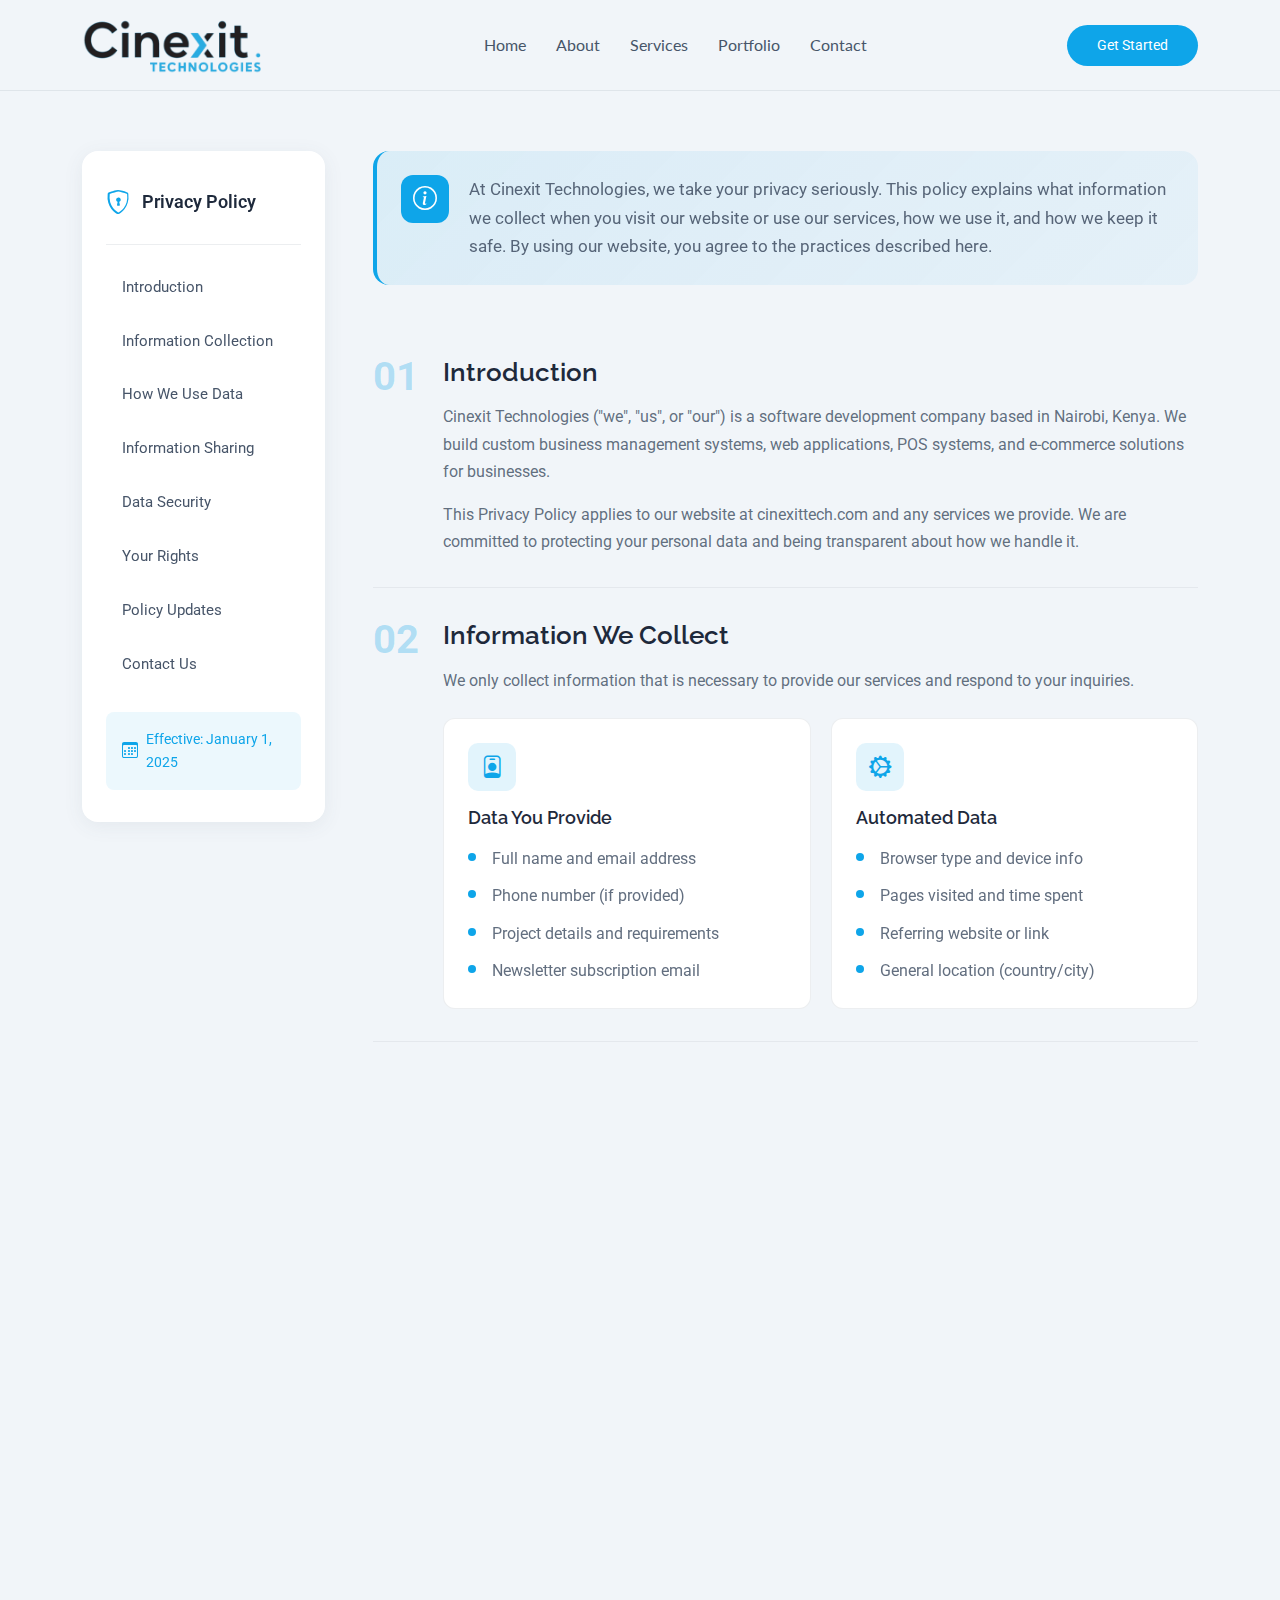
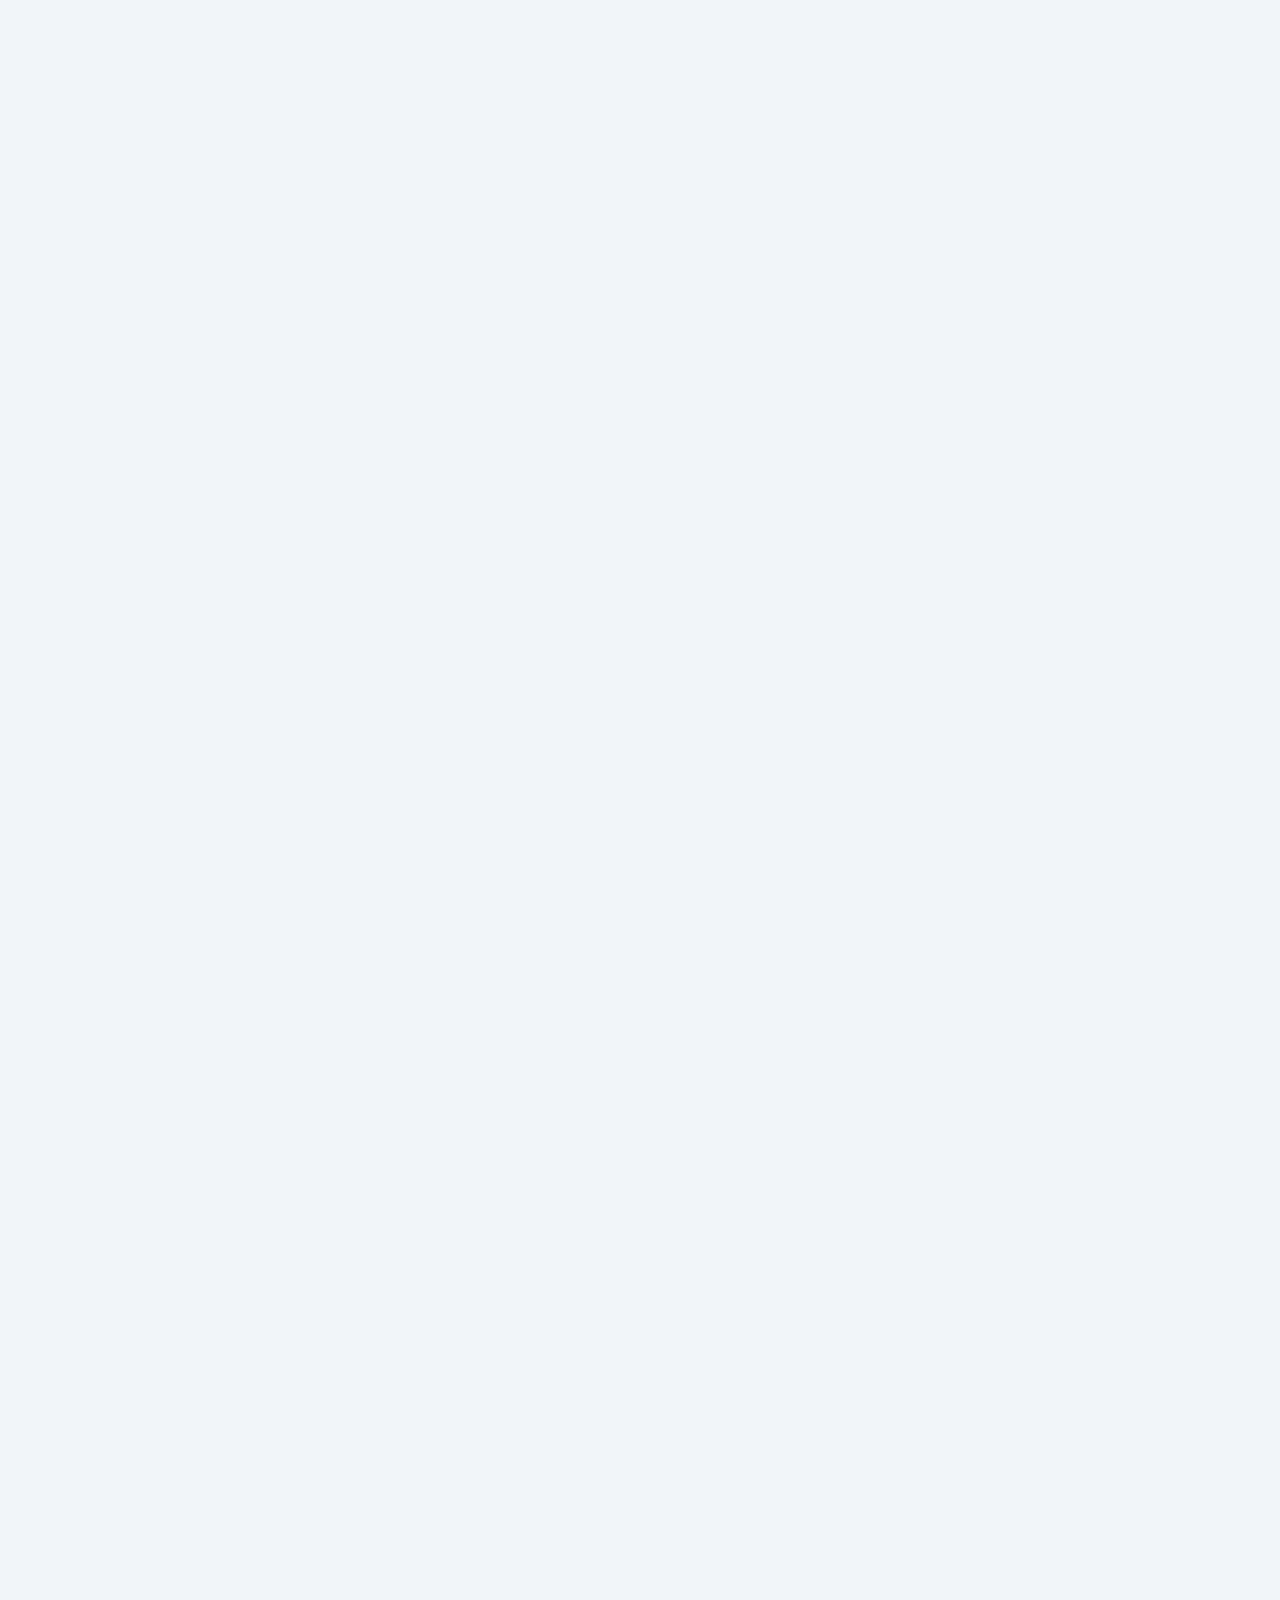
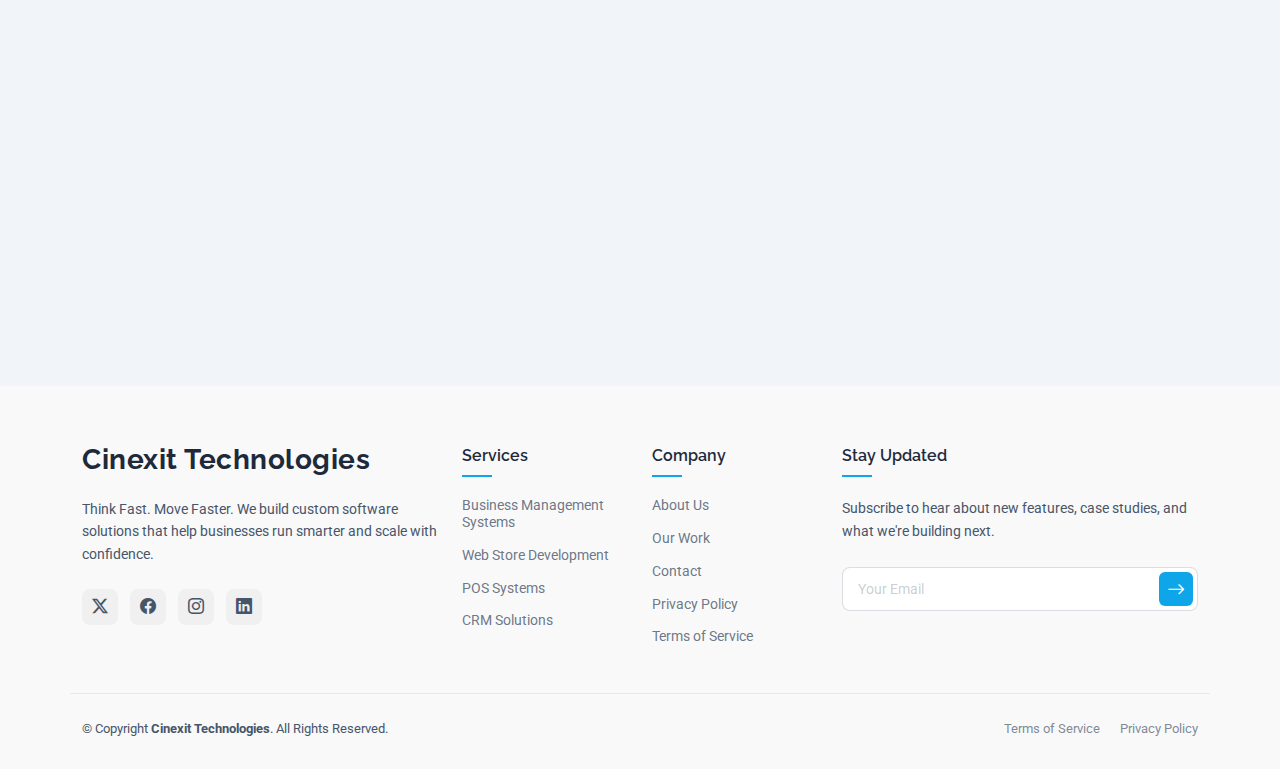
<file: privacy.html>
<!DOCTYPE html>
<html lang="en">

<head>
  <meta charset="utf-8">
  <meta content="width=device-width, initial-scale=1.0" name="viewport">
  <!-- Primary Meta Tags -->
  <title>Privacy Policy | Cinexit Technologies</title>
  <meta name="description" content="Cinexit Technologies privacy policy — how we collect, use and protect your personal data. Governed under the laws of the Republic of Kenya.">
  <meta name="robots" content="noindex, follow">
  <link rel="canonical" href="https://cinexit.cx/privacy.html">
  <meta name="keywords" content="privacy policy, Cinexit Technologies, data protection">

  <!-- Favicons -->
  <link href="assets/img/favicon.png" rel="icon">
  <link href="assets/img/apple-touch-icon.png" rel="apple-touch-icon">

  <!-- Fonts -->
  <link href="https://fonts.googleapis.com" rel="preconnect">
  <link href="https://fonts.gstatic.com" rel="preconnect" crossorigin>
  <link href="https://fonts.googleapis.com/css2?family=Roboto:ital,wght@0,100;0,300;0,400;0,500;0,700;0,900;1,100;1,300;1,400;1,500;1,700;1,900&family=Lato:ital,wght@0,100;0,300;0,400;0,700;0,900;1,100;1,300;1,400;1,700;1,900&family=Raleway:ital,wght@0,100;0,200;0,300;0,400;0,500;0,600;0,700;0,800;0,900;1,100;1,200;1,300;1,400;1,500;1,600;1,700;1,800;1,900&display=swap" rel="stylesheet">

  <!-- Vendor CSS Files -->
  <link href="assets/vendor/bootstrap/css/bootstrap.min.css" rel="stylesheet">
  <link href="assets/vendor/bootstrap-icons/bootstrap-icons.css" rel="stylesheet">
  <link href="assets/vendor/aos/aos.css" rel="stylesheet">
  <link href="assets/vendor/glightbox/css/glightbox.min.css" rel="stylesheet">
  <link href="assets/vendor/swiper/swiper-bundle.min.css" rel="stylesheet">

  <!-- Main CSS File -->
  <link href="assets/css/main.css" rel="stylesheet">
</head>

<body class="privacy-page">

  <header id="header" class="header d-flex align-items-center sticky-top">
    <div class="container position-relative d-flex align-items-center justify-content-between">

      <a href="index.html" class="logo d-flex align-items-center me-auto me-xl-0">
        <img src="assets/img/cinexit_logo.png" alt="Cinexit Technologies">
      </a>

      <nav id="navmenu" class="navmenu">
        <ul>
          <li><a href="index.html">Home</a></li>
          <li><a href="index.html#about">About</a></li>
          <li><a href="index.html#services">Services</a></li>
          <li><a href="index.html#portfolio">Portfolio</a></li>
          <li><a href="index.html#contact">Contact</a></li>
        </ul>
        <i class="mobile-nav-toggle d-xl-none bi bi-list"></i>
      </nav>

      <a class="btn-getstarted" href="index.html#contact">Get Started</a>

    </div>
  </header>

  <main class="main">

    <!-- Privacy Section -->
    <section id="privacy" class="privacy section">

      <div class="container" data-aos="fade-up">

        <div class="row g-5">

          <!-- Sidebar Navigation -->
          <div class="col-lg-3" data-aos="fade-right" data-aos-delay="100">
            <div class="sidebar-nav">
              <div class="nav-header">
                <i class="bi bi-shield-lock"></i>
                <span>Privacy Policy</span>
              </div>
              <ul class="nav-links">
                <li><a href="#intro">Introduction</a></li>
                <li><a href="#collection">Information Collection</a></li>
                <li><a href="#usage">How We Use Data</a></li>
                <li><a href="#sharing">Information Sharing</a></li>
                <li><a href="#security">Data Security</a></li>
                <li><a href="#rights">Your Rights</a></li>
                <li><a href="#updates">Policy Updates</a></li>
                <li><a href="#contact">Contact Us</a></li>
              </ul>
              <div class="effective-date">
                <i class="bi bi-calendar3"></i>
                <span>Effective: January 1, 2025</span>
              </div>
            </div>
          </div><!-- End Sidebar Navigation -->

          <!-- Main Content -->
          <div class="col-lg-9" data-aos="fade-left" data-aos-delay="200">

            <div class="policy-intro-card" data-aos="zoom-in" data-aos-delay="250">
              <div class="intro-icon">
                <i class="bi bi-info-circle"></i>
              </div>
              <p>At Cinexit Technologies, we take your privacy seriously. This policy explains what information we collect when you visit our website or use our services, how we use it, and how we keep it safe. By using our website, you agree to the practices described here.</p>
            </div>

            <div class="policy-section" id="intro" data-aos="fade-up" data-aos-delay="100">
              <div class="section-number">01</div>
              <div class="section-content">
                <h2>Introduction</h2>
                <p>Cinexit Technologies ("we", "us", or "our") is a software development company based in Nairobi, Kenya. We build custom business management systems, web applications, POS systems, and e-commerce solutions for businesses.</p>
                <p>This Privacy Policy applies to our website at cinexittech.com and any services we provide. We are committed to protecting your personal data and being transparent about how we handle it.</p>
              </div>
            </div>

            <div class="policy-section" id="collection" data-aos="fade-up" data-aos-delay="150">
              <div class="section-number">02</div>
              <div class="section-content">
                <h2>Information We Collect</h2>
                <p>We only collect information that is necessary to provide our services and respond to your inquiries.</p>

                <div class="info-cards">
                  <div class="info-card">
                    <div class="card-icon">
                      <i class="bi bi-person-badge"></i>
                    </div>
                    <h4>Data You Provide</h4>
                    <ul>
                      <li>Full name and email address</li>
                      <li>Phone number (if provided)</li>
                      <li>Project details and requirements</li>
                      <li>Newsletter subscription email</li>
                    </ul>
                  </div>
                  <div class="info-card">
                    <div class="card-icon">
                      <i class="bi bi-gear-wide-connected"></i>
                    </div>
                    <h4>Automated Data</h4>
                    <ul>
                      <li>Browser type and device info</li>
                      <li>Pages visited and time spent</li>
                      <li>Referring website or link</li>
                      <li>General location (country/city)</li>
                    </ul>
                  </div>
                </div>
              </div>
            </div>

            <div class="policy-section" id="usage" data-aos="fade-up" data-aos-delay="200">
              <div class="section-number">03</div>
              <div class="section-content">
                <h2>How We Use Your Information</h2>
                <p>We use the information we collect only for legitimate business purposes related to delivering and improving our services.</p>
                <div class="usage-grid">
                  <div class="usage-item">
                    <i class="bi bi-chat-dots"></i>
                    <span>Respond to your enquiries and project requests</span>
                  </div>
                  <div class="usage-item">
                    <i class="bi bi-envelope"></i>
                    <span>Send project updates and newsletters (if subscribed)</span>
                  </div>
                  <div class="usage-item">
                    <i class="bi bi-bell"></i>
                    <span>Notify you of relevant service updates</span>
                  </div>
                  <div class="usage-item">
                    <i class="bi bi-shield-check"></i>
                    <span>Ensure website security and prevent abuse</span>
                  </div>
                  <div class="usage-item">
                    <i class="bi bi-graph-up-arrow"></i>
                    <span>Improve our website and service offering</span>
                  </div>
                  <div class="usage-item">
                    <i class="bi bi-headset"></i>
                    <span>Provide ongoing client support</span>
                  </div>
                </div>
              </div>
            </div>

            <div class="policy-section" id="sharing" data-aos="fade-up" data-aos-delay="250">
              <div class="section-number">04</div>
              <div class="section-content">
                <h2>Information Sharing and Disclosure</h2>
                <p>We do not sell, trade, or rent your personal information to third parties. We only share data in the following limited circumstances:</p>

                <div class="sharing-block">
                  <h4><i class="bi bi-hand-thumbs-up"></i> With Your Permission</h4>
                  <p>We may share information about your project or business only with your explicit consent — for example, if we feature your project in our portfolio or case studies.</p>
                </div>

                <div class="sharing-block">
                  <h4><i class="bi bi-bank"></i> For Legal Compliance</h4>
                  <p>We may disclose your information where required by law or in response to valid legal processes. This includes situations where we need to:</p>
                  <ul>
                    <li>Comply with applicable laws and regulations in Kenya</li>
                    <li>Enforce our service agreements and terms</li>
                    <li>Protect the rights and safety of our team and clients</li>
                    <li>Address security threats or fraudulent activity</li>
                  </ul>
                </div>
              </div>
            </div>

            <div class="policy-section" id="security" data-aos="fade-up" data-aos-delay="300">
              <div class="section-number">05</div>
              <div class="section-content">
                <h2>Data Security</h2>
                <p>We take reasonable steps to protect your personal information from unauthorised access, loss, or misuse. Our security measures include:</p>
                <div class="security-features">
                  <div class="security-item">
                    <div class="security-icon">
                      <i class="bi bi-lock"></i>
                    </div>
                    <div class="security-text">
                      <h5>SSL Encryption</h5>
                      <p>All data transmitted through our website is encrypted via HTTPS</p>
                    </div>
                  </div>
                  <div class="security-item">
                    <div class="security-icon">
                      <i class="bi bi-clipboard-check"></i>
                    </div>
                    <div class="security-text">
                      <h5>Limited Data Retention</h5>
                      <p>We only keep your data for as long as necessary</p>
                    </div>
                  </div>
                  <div class="security-item">
                    <div class="security-icon">
                      <i class="bi bi-person-lock"></i>
                    </div>
                    <div class="security-text">
                      <h5>Access Control</h5>
                      <p>Only authorised team members can access your information</p>
                    </div>
                  </div>
                </div>
              </div>
            </div>

            <div class="policy-section" id="rights" data-aos="fade-up" data-aos-delay="350">
              <div class="section-number">06</div>
              <div class="section-content">
                <h2>Your Rights and Choices</h2>
                <p>You have the right to control your personal data. You can contact us at any time to exercise the following rights:</p>
                <div class="rights-list">
                  <div class="right-item">
                    <i class="bi bi-eye"></i>
                    <div>
                      <strong>Access</strong>
                      <span>Request a copy of the personal data we hold about you</span>
                    </div>
                  </div>
                  <div class="right-item">
                    <i class="bi bi-pencil-square"></i>
                    <div>
                      <strong>Correction</strong>
                      <span>Ask us to correct any inaccurate information</span>
                    </div>
                  </div>
                  <div class="right-item">
                    <i class="bi bi-trash3"></i>
                    <div>
                      <strong>Deletion</strong>
                      <span>Request that we delete your personal data</span>
                    </div>
                  </div>
                  <div class="right-item">
                    <i class="bi bi-slash-circle"></i>
                    <div>
                      <strong>Opt Out</strong>
                      <span>Unsubscribe from our newsletter at any time</span>
                    </div>
                  </div>
                </div>
              </div>
            </div>

            <div class="policy-section" id="updates" data-aos="fade-up" data-aos-delay="400">
              <div class="section-number">07</div>
              <div class="section-content">
                <h2>Changes to This Policy</h2>
                <p>We may update this Privacy Policy from time to time as our services evolve or legal requirements change. When we do, we will update the effective date at the top of this page.</p>
                <p>We encourage you to review this page periodically to stay informed about how we are protecting your information. Continued use of our website after any changes constitutes your acceptance of the updated policy.</p>
              </div>
            </div>

            <div class="policy-section contact-section" id="contact" data-aos="fade-up" data-aos-delay="450">
              <div class="section-number">08</div>
              <div class="section-content">
                <h2>Get in Touch</h2>
                <p>If you have any questions about this Privacy Policy or how we handle your data, please don't hesitate to reach out to us.</p>
                <div class="contact-cards">
                  <div class="contact-card">
                    <i class="bi bi-envelope"></i>
                    <span>info@cinexit.cx</span>
                  </div>
                  <div class="contact-card">
                    <i class="bi bi-geo-alt"></i>
                    <span>Nairobi, Kenya</span>
                  </div>
                  <div class="contact-card">
                    <i class="bi bi-telephone"></i>
                    <span>+254 798 431 849</span>
                  </div>
                </div>
              </div>
            </div>

          </div><!-- End Main Content -->

        </div>

      </div>

    </section><!-- /Privacy Section -->

  </main>

  <footer id="footer" class="footer light-background">
    <div class="container footer-top">
      <div class="row gy-4">
        <div class="col-lg-4 col-md-6 footer-info">
          <a href="index.html" class="logo d-flex align-items-center mb-4">
            <span class="sitename">Cinexit Technologies</span>
          </a>
          <p>Think Fast. Move Faster. We build custom software solutions that help businesses run smarter and scale with confidence.</p>
          <div class="social-links d-flex mt-4">
            <a href="#" aria-label="Twitter"><i class="bi bi-twitter-x"></i></a>
            <a href="#" aria-label="Facebook"><i class="bi bi-facebook"></i></a>
            <a href="#" aria-label="Instagram"><i class="bi bi-instagram"></i></a>
            <a href="#" aria-label="LinkedIn"><i class="bi bi-linkedin"></i></a>
          </div>
        </div>
        <div class="col-lg-2 col-md-6 footer-links">
          <h4>Services</h4>
          <ul>
            <li><a href="index.html#services">Business Management Systems</a></li>
            <li><a href="index.html#services">Web Store Development</a></li>
            <li><a href="index.html#services">POS Systems</a></li>
            <li><a href="index.html#services">CRM Solutions</a></li>
          </ul>
        </div>
        <div class="col-lg-2 col-md-6 footer-links">
          <h4>Company</h4>
          <ul>
            <li><a href="index.html#about">About Us</a></li>
            <li><a href="index.html#portfolio">Our Work</a></li>
            <li><a href="index.html#contact">Contact</a></li>
            <li><a href="privacy.html">Privacy Policy</a></li>
            <li><a href="terms.html">Terms of Service</a></li>
          </ul>
        </div>
        <div class="col-lg-4 col-md-6">
          <div class="footer-newsletter">
            <h4>Stay Updated</h4>
            <p>Subscribe to hear about new features, case studies, and what we're building next.</p>
            <form action="forms/newsletter.php" method="post" class="php-email-form">
              <div class="position-relative">
                <input type="email" name="email" placeholder="Your Email" required="">
                <button type="submit" class="btn-subscribe"><i class="bi bi-arrow-right"></i></button>
              </div>
              <div class="loading" style="display:none;">Loading</div>
              <div class="error-message" style="display:none;"></div>
              <div class="sent-message" style="display:none;">Subscribed! Thank you.</div>
            </form>
          </div>
        </div>
      </div>
    </div>
    <div class="container footer-bottom">
      <div class="row gy-3">
        <div class="col-md-6 order-2 order-md-1">
          <div class="copyright">
            <p>© <span>Copyright</span> <strong class="sitename">Cinexit Technologies</strong>. All Rights Reserved.</p>
          </div>
        </div>
        <div class="col-md-6 order-1 order-md-2">
          <div class="legal-links">
            <a href="terms.html">Terms of Service</a>
            <a href="privacy.html">Privacy Policy</a>
          </div>
        </div>
      </div>
    </div>
  </footer>

  <a href="#" id="scroll-top" class="scroll-top d-flex align-items-center justify-content-center"><i class="bi bi-arrow-up-short"></i></a>
  <div id="preloader"></div>

  <script src="assets/vendor/bootstrap/js/bootstrap.bundle.min.js"></script>
  <script src="assets/vendor/php-email-form/validate.js"></script>
  <script src="assets/vendor/aos/aos.js"></script>
  <script src="assets/vendor/glightbox/js/glightbox.min.js"></script>
  <script src="assets/vendor/imagesloaded/imagesloaded.pkgd.min.js"></script>
  <script src="assets/vendor/isotope-layout/isotope.pkgd.min.js"></script>
  <script src="assets/vendor/purecounter/purecounter_vanilla.js"></script>
  <script src="assets/vendor/swiper/swiper-bundle.min.js"></script>
  <script src="assets/js/main.js"></script>

</body>
</html>
</file>
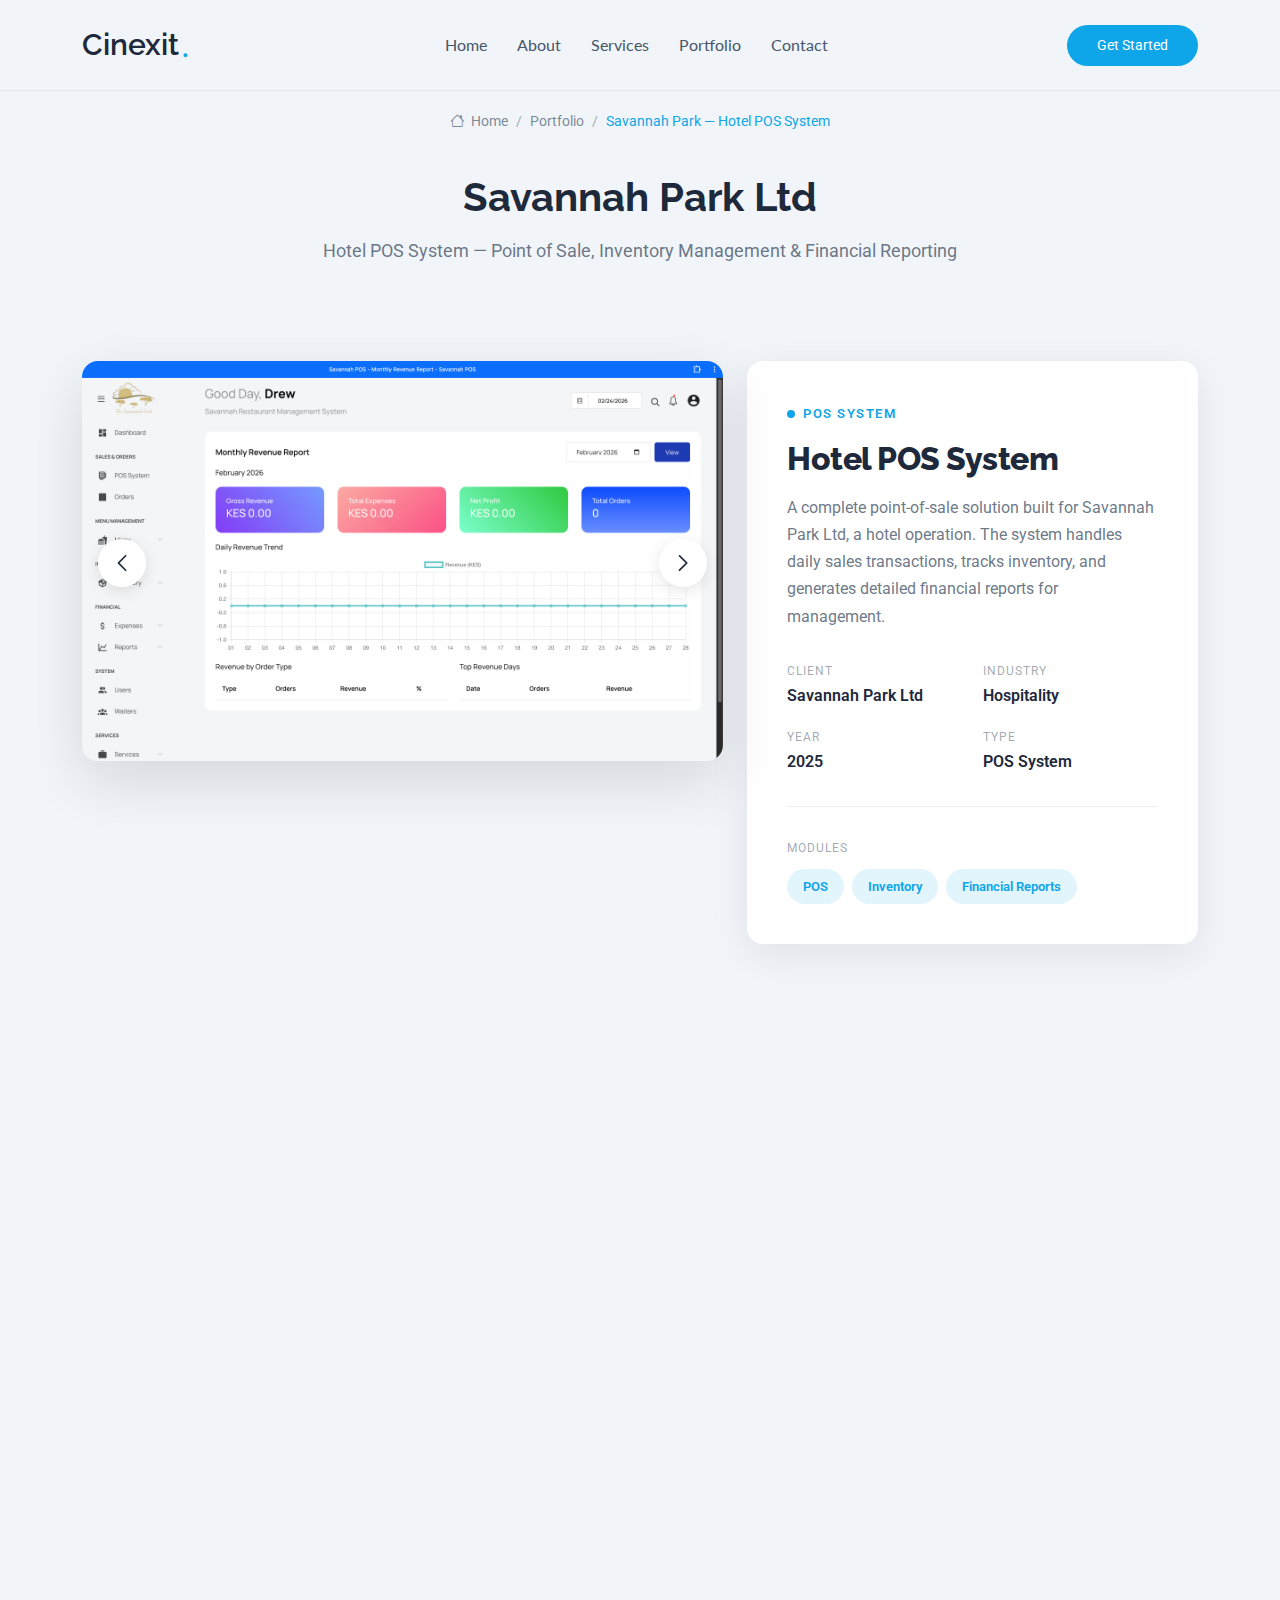
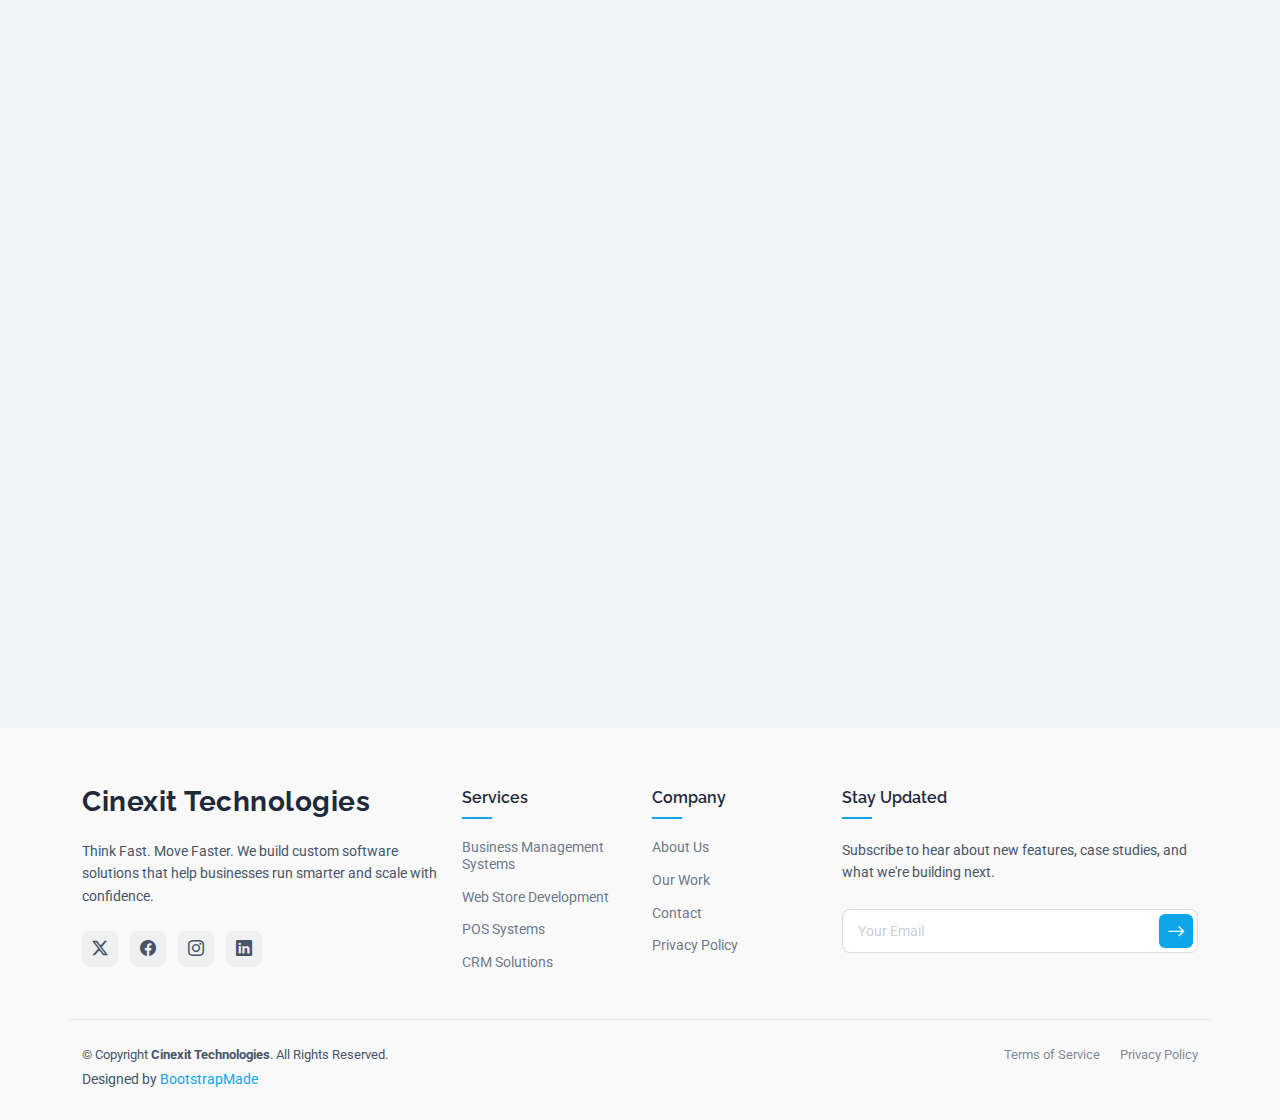
<file: savannah-park-pos.html>
<!DOCTYPE html>
<html lang="en">

<head>
  <meta charset="utf-8">
  <meta content="width=device-width, initial-scale=1.0" name="viewport">
  <!-- Primary Meta Tags -->
  <title>Savannah Park Hotel POS System | Cinexit Technologies</title>
  <meta name="title" content="Savannah Park Hotel POS System | Cinexit Technologies">
  <meta name="description" content="Custom hotel POS system for Savannah Park Ltd — complete point-of-sale with inventory management and financial reporting. Built by Cinexit Technologies, Nairobi Kenya.">
  <meta name="keywords" content="hotel POS system Kenya, restaurant POS Nairobi, point of sale system Kenya, hotel software Kenya, hospitality software Nairobi, Cinexit Technologies">
  <meta name="robots" content="index, follow">
  <link rel="canonical" href="https://cinexit.cx/savannah-park-pos.html">

  <!-- Open Graph -->
  <meta property="og:type" content="website">
  <meta property="og:url" content="https://cinexit.cx/savannah-park-pos.html">
  <meta property="og:title" content="Savannah Park Hotel POS System | Cinexit Technologies">
  <meta property="og:description" content="Custom hotel POS system with inventory management and financial reporting. Built by Cinexit Technologies, Nairobi Kenya.">
  <meta property="og:image" content="https://cinexit.cx/assets/img/portfolio/savannah-dashboard.webp">
  <meta property="og:site_name" content="Cinexit Technologies">

  <link href="assets/img/favicon.png" rel="icon">
  <link href="assets/img/apple-touch-icon.png" rel="apple-touch-icon">

  <link href="https://fonts.googleapis.com" rel="preconnect">
  <link href="https://fonts.gstatic.com" rel="preconnect" crossorigin>
  <link href="https://fonts.googleapis.com/css2?family=Roboto:ital,wght@0,100;0,300;0,400;0,500;0,700;0,900&family=Lato:ital,wght@0,100;0,300;0,400;0,700;0,900&family=Raleway:ital,wght@0,100;0,200;0,300;0,400;0,500;0,600;0,700;0,800;0,900&display=swap" rel="stylesheet">

  <link href="assets/vendor/bootstrap/css/bootstrap.min.css" rel="stylesheet">
  <link href="assets/vendor/bootstrap-icons/bootstrap-icons.css" rel="stylesheet">
  <link href="assets/vendor/aos/aos.css" rel="stylesheet">
  <link href="assets/vendor/glightbox/css/glightbox.min.css" rel="stylesheet">
  <link href="assets/vendor/swiper/swiper-bundle.min.css" rel="stylesheet">
  <link href="assets/css/main.css" rel="stylesheet">
</head>

<body class="portfolio-details-page">

  <header id="header" class="header d-flex align-items-center sticky-top">
    <div class="container position-relative d-flex align-items-center justify-content-between">
      <a href="index.html" class="logo d-flex align-items-center me-auto me-xl-0">
        <h1 class="sitename">Cinexit</h1><span>.</span>
      </a>
      <nav id="navmenu" class="navmenu">
        <ul>
          <li><a href="index.html">Home</a></li>
          <li><a href="index.html#about">About</a></li>
          <li><a href="index.html#services">Services</a></li>
          <li><a href="index.html#portfolio">Portfolio</a></li>
          <li><a href="index.html#contact">Contact</a></li>
        </ul>
        <i class="mobile-nav-toggle d-xl-none bi bi-list"></i>
      </nav>
      <a class="btn-getstarted" href="index.html#contact">Get Started</a>
    </div>
  </header>

  <main class="main">

    <div class="page-title">
      <div class="breadcrumbs">
        <nav aria-label="breadcrumb">
          <ol class="breadcrumb">
            <li class="breadcrumb-item"><a href="index.html"><i class="bi bi-house"></i> Home</a></li>
            <li class="breadcrumb-item"><a href="index.html#portfolio">Portfolio</a></li>
            <li class="breadcrumb-item active current">Savannah Park — Hotel POS System</li>
          </ol>
        </nav>
      </div>
      <div class="title-wrapper">
        <h1>Savannah Park Ltd</h1>
        <p>Hotel POS System — Point of Sale, Inventory Management & Financial Reporting</p>
      </div>
    </div>

    <section id="portfolio-details" class="portfolio-details section">
      <div class="container" data-aos="fade-up" data-aos-delay="100">

        <div class="row gy-5">
          <div class="col-lg-7" data-aos="fade-right" data-aos-delay="100">
            <div class="hero-image-wrapper">
              <div class="portfolio-slider swiper init-swiper">
                <script type="application/json" class="swiper-config">
                  {
                    "loop": true,
                    "speed": 700,
                    "autoplay": { "delay": 4500 },
                    "effect": "slide",
                    "slidesPerView": 1,
                    "navigation": {
                      "nextEl": ".swiper-button-next",
                      "prevEl": ".swiper-button-prev"
                    }
                  }
                </script>
                <div class="swiper-wrapper">
                  <!-- Replace with actual screenshots when ready -->
                  <div class="swiper-slide">
                    <img src="assets/img/portfolio/savannah-dashboard.webp" alt="Savannah Park POS Dashboard" class="img-fluid">
                  </div>
                  <div class="swiper-slide">
                    <img src="assets/img/portfolio/savannah-orders.webp" alt="Inventory Module" class="img-fluid">
                  </div>
                </div>
                <div class="swiper-button-prev"></div>
                <div class="swiper-button-next"></div>
              </div>
            </div>
          </div>

          <div class="col-lg-5" data-aos="fade-left" data-aos-delay="200">
            <div class="project-info-card">
              <div class="project-category">
                <span class="dot"></span>
                <span>POS System</span>
              </div>
              <h1 class="project-title">Hotel POS System</h1>
              <p class="project-excerpt">A complete point-of-sale solution built for Savannah Park Ltd, a hotel operation. The system handles daily sales transactions, tracks inventory, and generates detailed financial reports for management.</p>

              <div class="meta-grid">
                <div class="meta-item">
                  <span class="meta-label">Client</span>
                  <span class="meta-value">Savannah Park Ltd</span>
                </div>
                <div class="meta-item">
                  <span class="meta-label">Industry</span>
                  <span class="meta-value">Hospitality</span>
                </div>
                <div class="meta-item">
                  <span class="meta-label">Year</span>
                  <span class="meta-value">2025</span>
                </div>
                <div class="meta-item">
                  <span class="meta-label">Type</span>
                  <span class="meta-value">POS System</span>
                </div>
              </div>

              <div class="tech-stack">
                <span class="tech-label">Modules</span>
                <div class="tech-icons">
                  <span class="tech-badge">POS</span>
                  <span class="tech-badge">Inventory</span>
                  <span class="tech-badge">Financial Reports</span>
                </div>
              </div>
            </div>
          </div>
        </div>

        <div class="stats-ribbon" data-aos="fade-up" data-aos-delay="300">
          <div class="stat-box">
            <span class="stat-number">3</span>
            <span class="stat-text">Core Modules</span>
          </div>
          <div class="stat-box">
            <span class="stat-number">100%</span>
            <span class="stat-text">Custom Built</span>
          </div>
          <div class="stat-box">
            <span class="stat-number">2025</span>
            <span class="stat-text">Delivered</span>
          </div>
          <div class="stat-box">
            <span class="stat-number">5★</span>
            <span class="stat-text">Client Rating</span>
          </div>
        </div>

        <div class="content-sections">
          <div class="row gy-5">
            <div class="col-lg-8" data-aos="fade-up" data-aos-delay="100">
              <div class="content-block">
                <div class="block-header">
                  <span class="block-icon"><i class="bi bi-file-text"></i></span>
                  <h3>Project Overview</h3>
                </div>
                <p class="lead-text">Savannah Park Ltd needed a reliable, fast, and easy-to-use POS system that their staff could operate daily without friction, while giving management the financial visibility they needed to make smart business decisions.</p>
                <p>We delivered a custom hotel POS system that handles everything from processing a table order to generating end-of-day financial summaries. The system is designed for speed at the point of sale and depth in the back office — staff can process transactions quickly while management gets detailed reports at any time.</p>
                <p>The inventory module automatically adjusts stock levels as sales are made, giving the hotel a real-time view of what's running low before it becomes a problem. Financial reports can be generated on demand — daily, weekly, or monthly — giving management a clear picture of revenue, costs, and profitability.</p>
              </div>

              <div class="challenge-solution" data-aos="fade-up" data-aos-delay="200">
                <div class="row g-4">
                  <div class="col-md-6">
                    <div class="cs-card challenge">
                      <div class="cs-icon"><i class="bi bi-puzzle"></i></div>
                      <h4>The Challenge</h4>
                      <p>The hotel lacked a unified system for sales and inventory, making it difficult to track stock consumption, prevent losses, and generate accurate financial reports for management review.</p>
                    </div>
                  </div>
                  <div class="col-md-6">
                    <div class="cs-card solution">
                      <div class="cs-icon"><i class="bi bi-check2-circle"></i></div>
                      <h4>Our Solution</h4>
                      <p>We built an integrated POS where every transaction automatically updates inventory and feeds into the financial reporting engine — giving the hotel full visibility from the sales floor to the boardroom.</p>
                    </div>
                  </div>
                </div>
              </div>
            </div>

            <div class="col-lg-4" data-aos="fade-up" data-aos-delay="200">
              <div class="features-sidebar">
                <h3 class="sidebar-title">Key Features</h3>
                <div class="feature-list">
                  <div class="feature-item">
                    <div class="feature-icon"><i class="bi bi-lightning-charge"></i></div>
                    <div class="feature-content">
                      <h5>Fast Point of Sale</h5>
                      <p>Quick transaction processing for busy service periods</p>
                    </div>
                  </div>
                  <div class="feature-item">
                    <div class="feature-icon"><i class="bi bi-box-seam"></i></div>
                    <div class="feature-content">
                      <h5>Inventory Management</h5>
                      <p>Auto stock deduction on every sale</p>
                    </div>
                  </div>
                  <div class="feature-item">
                    <div class="feature-icon"><i class="bi bi-file-earmark-bar-graph"></i></div>
                    <div class="feature-content">
                      <h5>Financial Report Generation</h5>
                      <p>Daily, weekly, and monthly reports on demand</p>
                    </div>
                  </div>
                  <div class="feature-item">
                    <div class="feature-icon"><i class="bi bi-speedometer2"></i></div>
                    <div class="feature-content">
                      <h5>Real-time Dashboard</h5>
                      <p>Live sales and stock overview for management</p>
                    </div>
                  </div>
                </div>
              </div>
            </div>
          </div>
        </div>

        <div class="navigation-bar" data-aos="fade-up" data-aos-delay="100">
          <a href="gadgets-kihoro-app.html" class="nav-link prev">
            <span class="nav-icon"><i class="bi bi-arrow-left-short"></i></span>
            <span class="nav-text">Previous Project</span>
          </a>
          <a href="index.html#portfolio" class="nav-link center">
            <span class="nav-icon"><i class="bi bi-grid-3x3-gap"></i></span>
            <span class="nav-text">All Projects</span>
          </a>
          <a href="transmission-masters-webstore.html" class="nav-link next">
            <span class="nav-text">Next Project</span>
            <span class="nav-icon"><i class="bi bi-arrow-right-short"></i></span>
          </a>
        </div>

      </div>
    </section>

  </main>

  <footer id="footer" class="footer light-background">
    <div class="container footer-top">
      <div class="row gy-4">
        <div class="col-lg-4 col-md-6 footer-info">
          <a href="index.html" class="logo d-flex align-items-center mb-4">
            <span class="sitename">Cinexit Technologies</span>
          </a>
          <p>Think Fast. Move Faster. We build custom software solutions that help businesses run smarter and scale with confidence.</p>
          <div class="social-links d-flex mt-4">
            <a href="#" aria-label="Twitter"><i class="bi bi-twitter-x"></i></a>
            <a href="#" aria-label="Facebook"><i class="bi bi-facebook"></i></a>
            <a href="#" aria-label="Instagram"><i class="bi bi-instagram"></i></a>
            <a href="#" aria-label="LinkedIn"><i class="bi bi-linkedin"></i></a>
          </div>
        </div>
        <div class="col-lg-2 col-md-6 footer-links">
          <h4>Services</h4>
          <ul>
            <li><a href="index.html#services">Business Management Systems</a></li>
            <li><a href="index.html#services">Web Store Development</a></li>
            <li><a href="index.html#services">POS Systems</a></li>
            <li><a href="index.html#services">CRM Solutions</a></li>
          </ul>
        </div>
        <div class="col-lg-2 col-md-6 footer-links">
          <h4>Company</h4>
          <ul>
            <li><a href="index.html#about">About Us</a></li>
            <li><a href="index.html#portfolio">Our Work</a></li>
            <li><a href="index.html#contact">Contact</a></li>
            <li><a href="privacy.html">Privacy Policy</a></li>
          </ul>
        </div>
        <div class="col-lg-4 col-md-6">
          <div class="footer-newsletter">
            <h4>Stay Updated</h4>
            <p>Subscribe to hear about new features, case studies, and what we're building next.</p>
            <form action="forms/newsletter.php" method="post" class="php-email-form">
              <div class="position-relative">
                <input type="email" name="email" placeholder="Your Email" required="">
                <button type="submit" class="btn-subscribe"><i class="bi bi-arrow-right"></i></button>
              </div>
              <div class="loading">Loading</div>
              <div class="error-message"></div>
              <div class="sent-message">Subscribed! Thank you.</div>
            </form>
          </div>
        </div>
      </div>
    </div>
    <div class="container footer-bottom">
      <div class="row gy-3">
        <div class="col-md-6 order-2 order-md-1">
          <div class="copyright">
            <p>© <span>Copyright</span> <strong class="sitename">Cinexit Technologies</strong>. All Rights Reserved.</p>
          </div>
          <div class="credits">Designed by <a href="https://bootstrapmade.com/">BootstrapMade</a></div>
        </div>
        <div class="col-md-6 order-1 order-md-2">
          <div class="legal-links">
            <a href="terms.html">Terms of Service</a>
            <a href="privacy.html">Privacy Policy</a>
          </div>
        </div>
      </div>
    </div>
  </footer>

  <a href="#" id="scroll-top" class="scroll-top d-flex align-items-center justify-content-center"><i class="bi bi-arrow-up-short"></i></a>
  <div id="preloader"></div>

  <script src="assets/vendor/bootstrap/js/bootstrap.bundle.min.js"></script>
  <script src="assets/vendor/php-email-form/validate.js"></script>
  <script src="assets/vendor/aos/aos.js"></script>
  <script src="assets/vendor/glightbox/js/glightbox.min.js"></script>
  <script src="assets/vendor/imagesloaded/imagesloaded.pkgd.min.js"></script>
  <script src="assets/vendor/isotope-layout/isotope.pkgd.min.js"></script>
  <script src="assets/vendor/purecounter/purecounter_vanilla.js"></script>
  <script src="assets/vendor/swiper/swiper-bundle.min.js"></script>
  <script src="assets/js/main.js"></script>

</body>
</html>
</file>
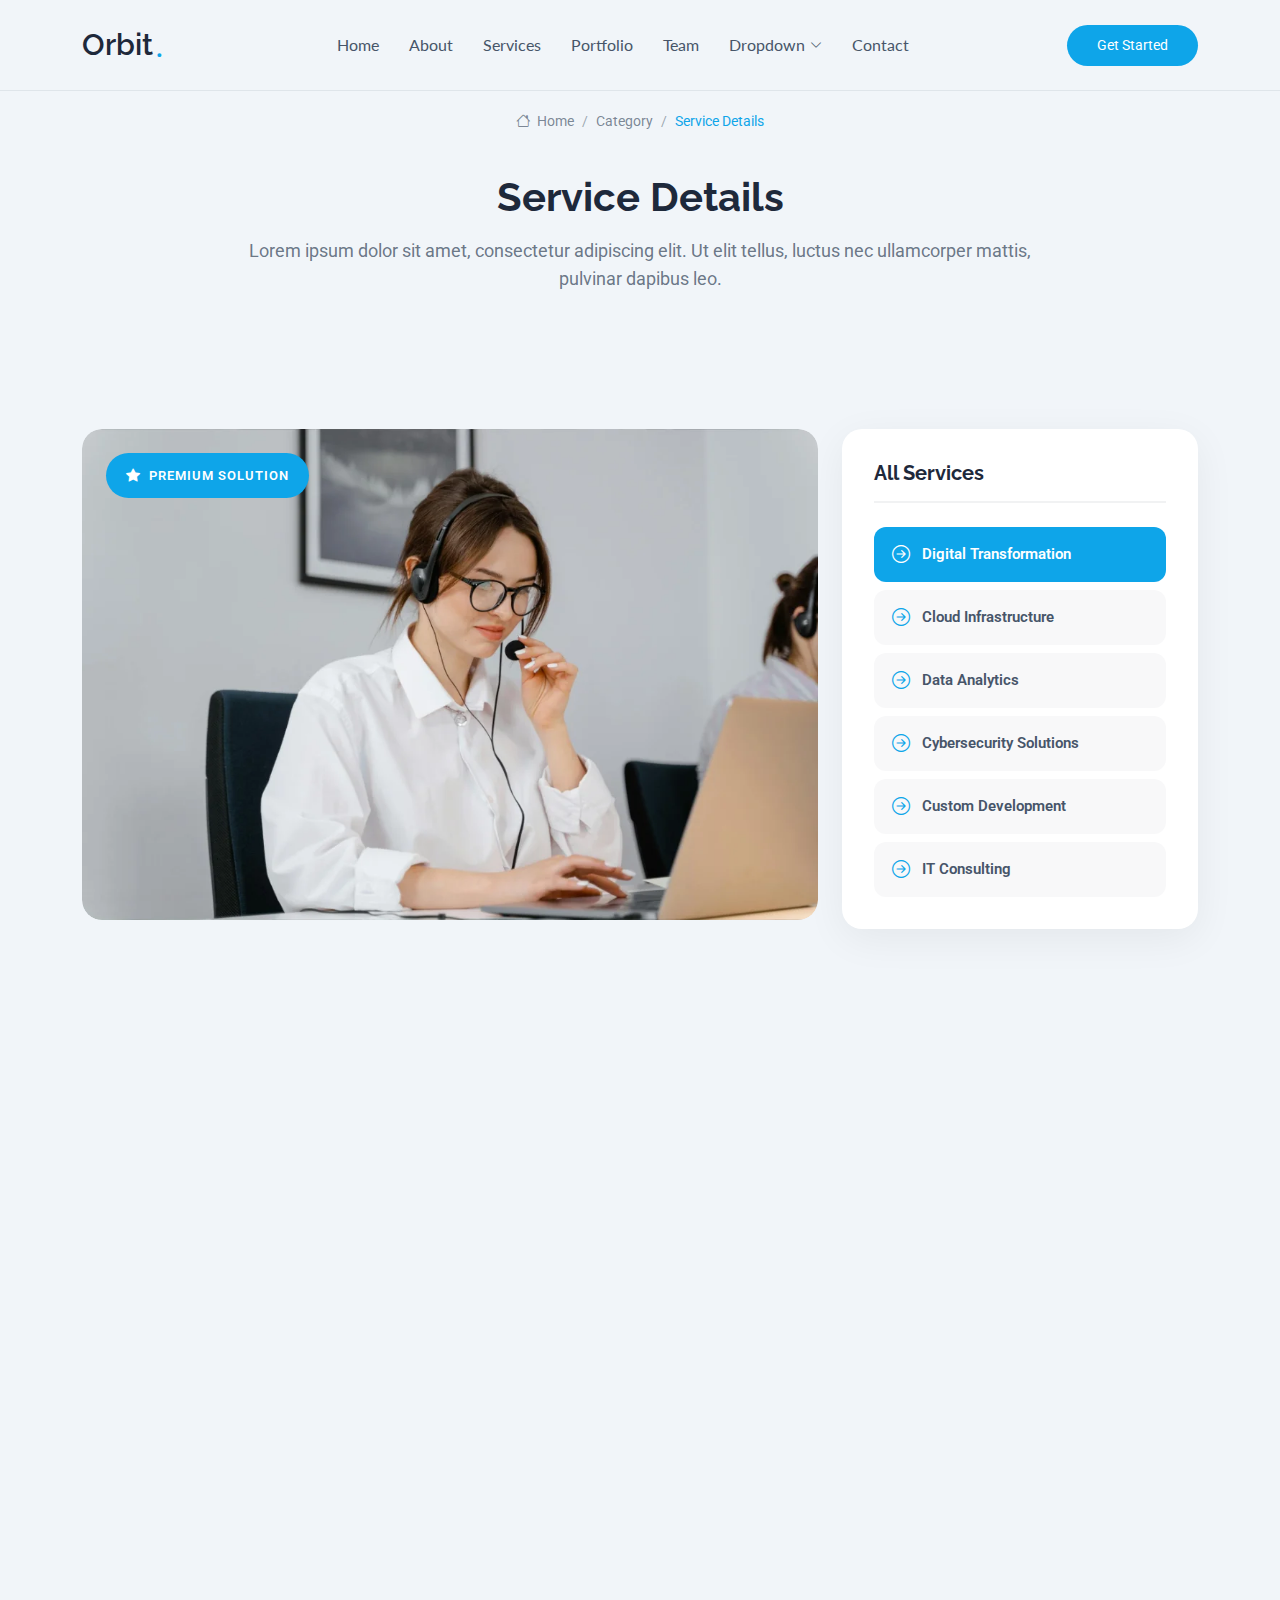
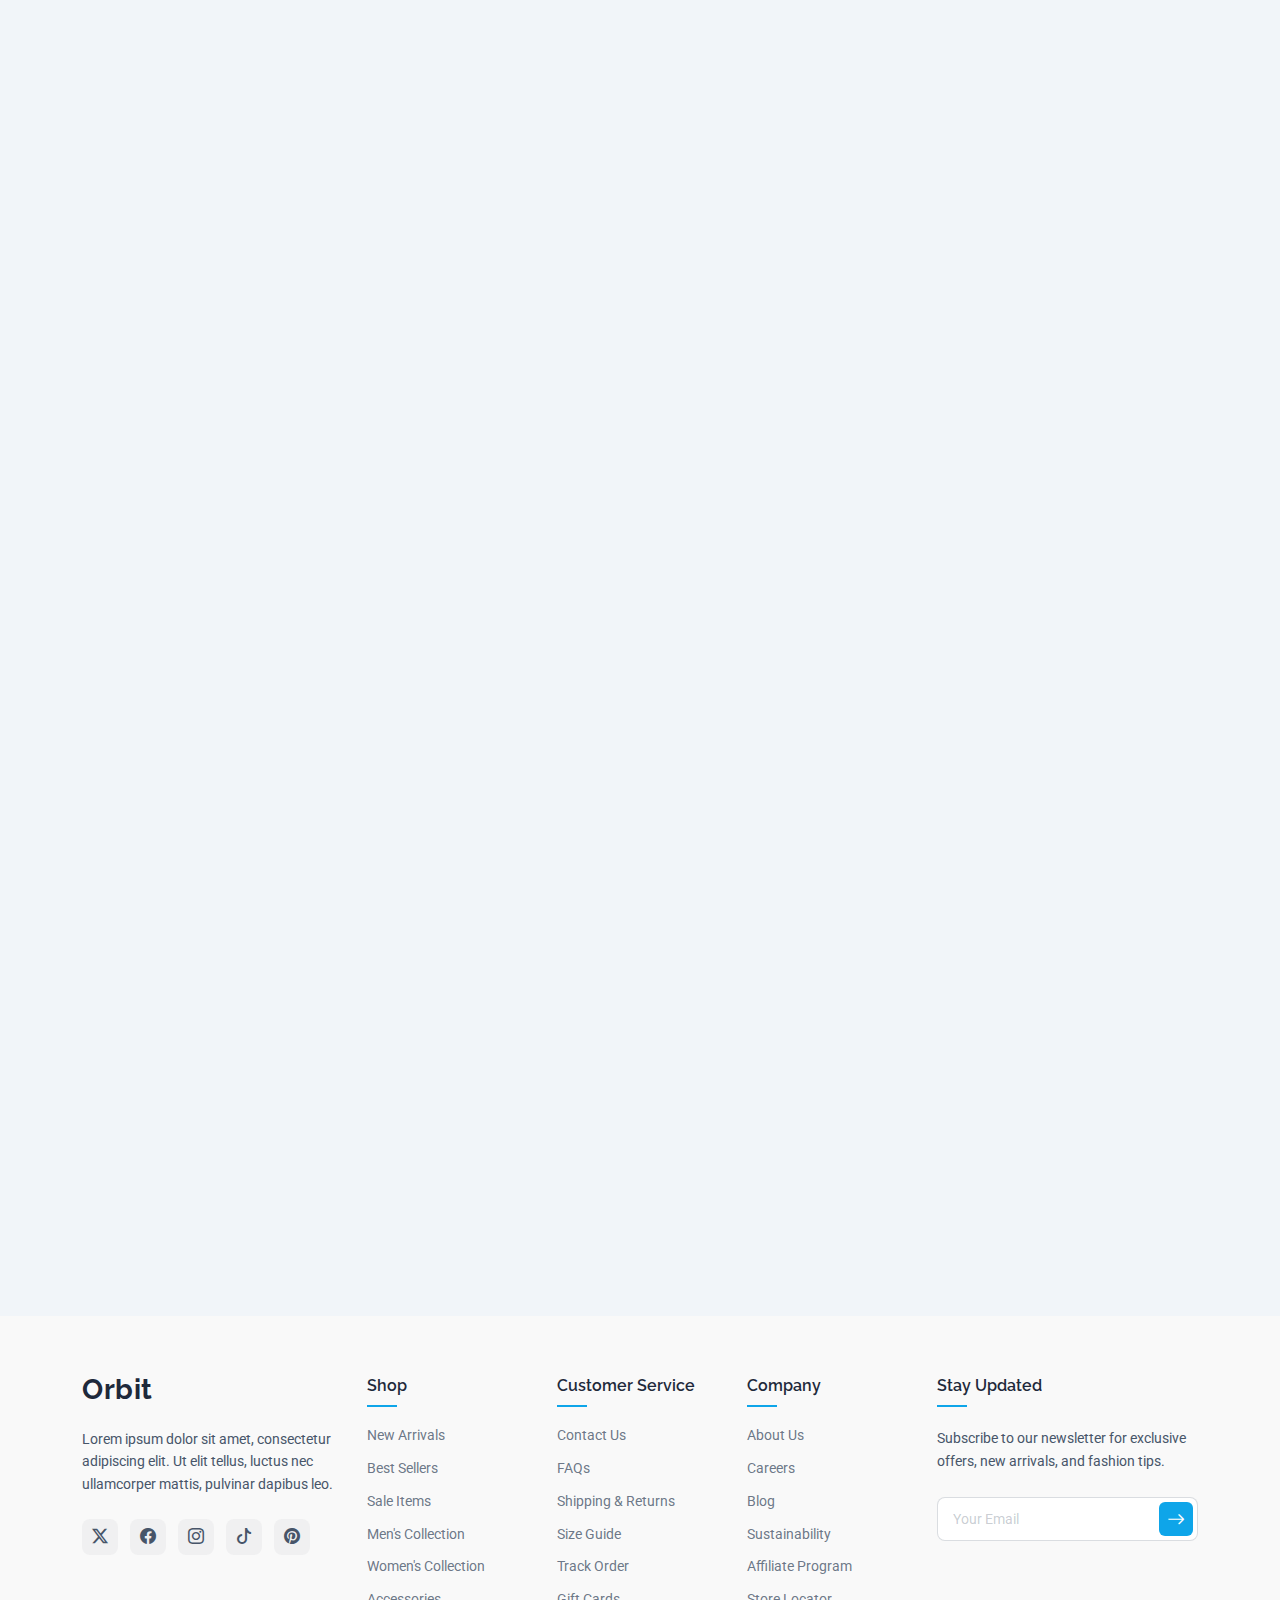
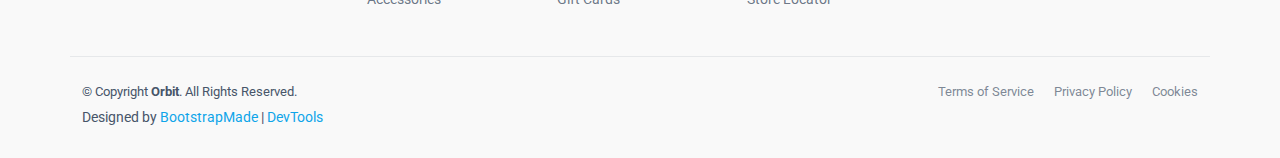
<file: service-details.html>
<!DOCTYPE html>
<html lang="en">

<head>
  <meta charset="utf-8">
  <meta content="width=device-width, initial-scale=1.0" name="viewport">
  <title>Service Details - Orbit Bootstrap Template</title>
  <meta name="description" content="">
  <meta name="keywords" content="">

  <!-- Favicons -->
  <link href="assets/img/favicon.png" rel="icon">
  <link href="assets/img/apple-touch-icon.png" rel="apple-touch-icon">

  <!-- Fonts -->
  <link href="https://fonts.googleapis.com" rel="preconnect">
  <link href="https://fonts.gstatic.com" rel="preconnect" crossorigin>
  <link href="https://fonts.googleapis.com/css2?family=Roboto:ital,wght@0,100;0,300;0,400;0,500;0,700;0,900;1,100;1,300;1,400;1,500;1,700;1,900&family=Lato:ital,wght@0,100;0,300;0,400;0,700;0,900;1,100;1,300;1,400;1,700;1,900&family=Raleway:ital,wght@0,100;0,200;0,300;0,400;0,500;0,600;0,700;0,800;0,900;1,100;1,200;1,300;1,400;1,500;1,600;1,700;1,800;1,900&display=swap" rel="stylesheet">

  <!-- Vendor CSS Files -->
  <link href="assets/vendor/bootstrap/css/bootstrap.min.css" rel="stylesheet">
  <link href="assets/vendor/bootstrap-icons/bootstrap-icons.css" rel="stylesheet">
  <link href="assets/vendor/aos/aos.css" rel="stylesheet">
  <link href="assets/vendor/glightbox/css/glightbox.min.css" rel="stylesheet">
  <link href="assets/vendor/swiper/swiper-bundle.min.css" rel="stylesheet">

  <!-- Main CSS File -->
  <link href="assets/css/main.css" rel="stylesheet">

  <!-- =======================================================
  * Template Name: Orbit
  * Template URL: https://bootstrapmade.com/orbit-bootstrap-template/
  * Updated: Jan 13 2026 with Bootstrap v5.3.8
  * Author: BootstrapMade.com
  * License: https://bootstrapmade.com/license/
  ======================================================== -->
</head>

<body class="service-details-page">

  <header id="header" class="header d-flex align-items-center sticky-top">
    <div class="container position-relative d-flex align-items-center justify-content-between">

      <a href="index.html" class="logo d-flex align-items-center me-auto me-xl-0">
        <!-- Uncomment the line below if you also wish to use an image logo -->
        <!-- <img src="assets/img/logo.webp" alt=""> -->
        <h1 class="sitename">Orbit</h1><span>.</span>
      </a>

      <nav id="navmenu" class="navmenu">
        <ul>
          <li><a href="#hero">Home</a></li>
          <li><a href="#about">About</a></li>
          <li><a href="#services">Services</a></li>
          <li><a href="#portfolio">Portfolio</a></li>
          <li><a href="#team">Team</a></li>
          <li class="dropdown"><a href="#"><span>Dropdown</span> <i class="bi bi-chevron-down toggle-dropdown"></i></a>
            <ul>
              <li><a href="#">Dropdown 1</a></li>
              <li class="dropdown"><a href="#"><span>Deep Dropdown</span> <i class="bi bi-chevron-down toggle-dropdown"></i></a>
                <ul>
                  <li><a href="#">Deep Dropdown 1</a></li>
                  <li><a href="#">Deep Dropdown 2</a></li>
                  <li><a href="#">Deep Dropdown 3</a></li>
                  <li><a href="#">Deep Dropdown 4</a></li>
                  <li><a href="#">Deep Dropdown 5</a></li>
                </ul>
              </li>
              <li><a href="#">Dropdown 2</a></li>
              <li><a href="#">Dropdown 3</a></li>
              <li><a href="#">Dropdown 4</a></li>
            </ul>
          </li>
          <li><a href="#contact">Contact</a></li>
        </ul>
        <i class="mobile-nav-toggle d-xl-none bi bi-list"></i>
      </nav>

      <a class="btn-getstarted" href="index.html#about">Get Started</a>

    </div>
  </header>

  <main class="main">

    <!-- Page Title -->
    <div class="page-title">
      <div class="breadcrumbs">
        <nav aria-label="breadcrumb">
          <ol class="breadcrumb">
            <li class="breadcrumb-item"><a href="#"><i class="bi bi-house"></i> Home</a></li>
            <li class="breadcrumb-item"><a href="#">Category</a></li>
            <li class="breadcrumb-item active current">Service Details</li>
          </ol>
        </nav>
      </div>

      <div class="title-wrapper">
        <h1>Service Details</h1>
        <p>Lorem ipsum dolor sit amet, consectetur adipiscing elit. Ut elit tellus, luctus nec ullamcorper mattis, pulvinar dapibus leo.</p>
      </div>
    </div><!-- End Page Title -->

    <!-- Service Details Section -->
    <section id="service-details" class="service-details section">

      <div class="container" data-aos="fade-up" data-aos-delay="100">

        <div class="row gy-5">

          <!-- Main Content Column -->
          <div class="col-lg-8">

            <!-- Service Hero Image -->
            <div class="service-hero" data-aos="fade-up" data-aos-delay="100">
              <img src="assets/img/services/services-7.webp" alt="Service detail" class="img-fluid">
              <div class="service-badge">
                <i class="bi bi-star-fill"></i>
                <span>Premium Solution</span>
              </div>
            </div>

            <!-- Service Overview -->
            <div class="service-overview" data-aos="fade-up" data-aos-delay="200">
              <div class="overview-label">
                <span class="dot"></span>
                <span>What We Deliver</span>
              </div>
              <h2>Comprehensive Digital Transformation Solutions</h2>
              <p>Vestibulum ante ipsum primis in faucibus orci luctus et ultrices posuere cubilia curae. Donec velit neque, auctor sit amet aliquam vel, ullamcorper sit amet ligula. Praesent sapien massa, convallis a pellentesque nec, egestas non nisi.</p>
              <p>Curabitur aliquet quam id dui posuere blandit. Nulla porttitor accumsan tincidunt. Vivamus magna justo, lacinia eget consectetur sed, convallis at tellus. Cras ultricies ligula sed magna dictum porta.</p>
            </div>

            <!-- Key Features -->
            <div class="key-features" data-aos="fade-up" data-aos-delay="300">
              <h3>Key Capabilities</h3>
              <div class="row g-4">
                <div class="col-md-6">
                  <div class="feature-card">
                    <div class="feature-icon">
                      <i class="bi bi-lightning-charge"></i>
                    </div>
                    <div class="feature-content">
                      <h4>Rapid Deployment</h4>
                      <p>Mauris blandit aliquet elit eget tincidunt nibh pulvinar a sed porttitor lectus.</p>
                    </div>
                  </div>
                </div>
                <div class="col-md-6">
                  <div class="feature-card">
                    <div class="feature-icon">
                      <i class="bi bi-shield-check"></i>
                    </div>
                    <div class="feature-content">
                      <h4>Enterprise Security</h4>
                      <p>Pellentesque in ipsum id orci porta dapibus cras ultricies ligula sed magna.</p>
                    </div>
                  </div>
                </div>
                <div class="col-md-6">
                  <div class="feature-card">
                    <div class="feature-icon">
                      <i class="bi bi-graph-up-arrow"></i>
                    </div>
                    <div class="feature-content">
                      <h4>Scalable Architecture</h4>
                      <p>Quisque velit nisi pretium ut lacinia in elementum id enim sed porttitor.</p>
                    </div>
                  </div>
                </div>
                <div class="col-md-6">
                  <div class="feature-card">
                    <div class="feature-icon">
                      <i class="bi bi-headset"></i>
                    </div>
                    <div class="feature-content">
                      <h4>Dedicated Support</h4>
                      <p>Nulla quis lorem ut libero malesuada feugiat proin eget tortor risus.</p>
                    </div>
                  </div>
                </div>
              </div>
            </div>

            <!-- Process Section -->
            <div class="service-process" data-aos="fade-up" data-aos-delay="400">
              <h3>Implementation Process</h3>
              <div class="process-timeline">
                <div class="process-item">
                  <div class="process-number">01</div>
                  <div class="process-content">
                    <h4>Discovery &amp; Analysis</h4>
                    <p>Vivamus suscipit tortor eget felis porttitor volutpat. Curabitur arcu erat accumsan id imperdiet et.</p>
                  </div>
                </div>
                <div class="process-item">
                  <div class="process-number">02</div>
                  <div class="process-content">
                    <h4>Strategic Planning</h4>
                    <p>Donec sollicitudin molestie malesuada. Praesent sapien massa convallis a pellentesque nec egestas.</p>
                  </div>
                </div>
                <div class="process-item">
                  <div class="process-number">03</div>
                  <div class="process-content">
                    <h4>Development &amp; Testing</h4>
                    <p>Nulla porttitor accumsan tincidunt. Vestibulum ac diam sit amet quam vehicula elementum sed sit amet.</p>
                  </div>
                </div>
                <div class="process-item">
                  <div class="process-number">04</div>
                  <div class="process-content">
                    <h4>Launch &amp; Optimization</h4>
                    <p>Curabitur aliquet quam id dui posuere blandit. Mauris blandit aliquet elit eget tincidunt nibh.</p>
                  </div>
                </div>
              </div>
            </div>

            <!-- Gallery Section -->
            <div class="service-gallery" data-aos="fade-up" data-aos-delay="500">
              <h3>Project Showcase</h3>
              <div class="row g-3">
                <div class="col-md-6">
                  <a href="assets/img/services/services-3.webp" class="glightbox" data-gallery="service-gallery">
                    <img src="assets/img/services/services-3.webp" alt="Project showcase" class="img-fluid" loading="lazy">
                  </a>
                </div>
                <div class="col-md-6">
                  <a href="assets/img/services/services-5.webp" class="glightbox" data-gallery="service-gallery">
                    <img src="assets/img/services/services-5.webp" alt="Project showcase" class="img-fluid" loading="lazy">
                  </a>
                </div>
                <div class="col-md-4">
                  <a href="assets/img/services/services-8.webp" class="glightbox" data-gallery="service-gallery">
                    <img src="assets/img/services/services-8.webp" alt="Project showcase" class="img-fluid" loading="lazy">
                  </a>
                </div>
                <div class="col-md-4">
                  <a href="assets/img/services/services-10.webp" class="glightbox" data-gallery="service-gallery">
                    <img src="assets/img/services/services-10.webp" alt="Project showcase" class="img-fluid" loading="lazy">
                  </a>
                </div>
                <div class="col-md-4">
                  <a href="assets/img/services/services-12.webp" class="glightbox" data-gallery="service-gallery">
                    <img src="assets/img/services/services-12.webp" alt="Project showcase" class="img-fluid" loading="lazy">
                  </a>
                </div>
              </div>
            </div>

          </div><!-- End Main Content Column -->

          <!-- Sidebar Column -->
          <div class="col-lg-4">

            <!-- Service List -->
            <div class="sidebar-widget service-list" data-aos="fade-up" data-aos-delay="200">
              <h3>All Services</h3>
              <ul>
                <li class="active">
                  <a href="#">
                    <i class="bi bi-arrow-right-circle"></i>
                    <span>Digital Transformation</span>
                  </a>
                </li>
                <li>
                  <a href="#">
                    <i class="bi bi-arrow-right-circle"></i>
                    <span>Cloud Infrastructure</span>
                  </a>
                </li>
                <li>
                  <a href="#">
                    <i class="bi bi-arrow-right-circle"></i>
                    <span>Data Analytics</span>
                  </a>
                </li>
                <li>
                  <a href="#">
                    <i class="bi bi-arrow-right-circle"></i>
                    <span>Cybersecurity Solutions</span>
                  </a>
                </li>
                <li>
                  <a href="#">
                    <i class="bi bi-arrow-right-circle"></i>
                    <span>Custom Development</span>
                  </a>
                </li>
                <li>
                  <a href="#">
                    <i class="bi bi-arrow-right-circle"></i>
                    <span>IT Consulting</span>
                  </a>
                </li>
              </ul>
            </div><!-- End Service List -->

            <!-- Stats Widget -->
            <div class="sidebar-widget stats-widget" data-aos="fade-up" data-aos-delay="300">
              <div class="stat-item">
                <div class="stat-number">
                  <span data-purecounter-start="0" data-purecounter-end="850" data-purecounter-duration="1" class="purecounter"></span>+
                </div>
                <p>Projects Delivered</p>
              </div>
              <div class="stat-item">
                <div class="stat-number">
                  <span data-purecounter-start="0" data-purecounter-end="99" data-purecounter-duration="1" class="purecounter"></span>%
                </div>
                <p>Client Satisfaction</p>
              </div>
              <div class="stat-item">
                <div class="stat-number">
                  <span data-purecounter-start="0" data-purecounter-end="24" data-purecounter-duration="1" class="purecounter"></span>/7
                </div>
                <p>Support Available</p>
              </div>
            </div><!-- End Stats Widget -->

            <!-- Download Brochure -->
            <div class="sidebar-widget download-widget" data-aos="fade-up" data-aos-delay="400">
              <h3>Resources</h3>
              <a href="#" class="download-item">
                <div class="download-icon">
                  <i class="bi bi-file-earmark-pdf"></i>
                </div>
                <div class="download-info">
                  <span class="file-name">Service Brochure</span>
                  <span class="file-size">PDF • 2.4 MB</span>
                </div>
                <i class="bi bi-download"></i>
              </a>
              <a href="#" class="download-item">
                <div class="download-icon">
                  <i class="bi bi-file-earmark-text"></i>
                </div>
                <div class="download-info">
                  <span class="file-name">Technical Overview</span>
                  <span class="file-size">PDF • 1.8 MB</span>
                </div>
                <i class="bi bi-download"></i>
              </a>
              <a href="#" class="download-item">
                <div class="download-icon">
                  <i class="bi bi-file-earmark-spreadsheet"></i>
                </div>
                <div class="download-info">
                  <span class="file-name">Pricing Guide</span>
                  <span class="file-size">PDF • 856 KB</span>
                </div>
                <i class="bi bi-download"></i>
              </a>
            </div><!-- End Download Widget -->

            <!-- CTA Widget -->
            <div class="sidebar-widget cta-widget" data-aos="fade-up" data-aos-delay="500">
              <div class="cta-content">
                <div class="cta-icon">
                  <i class="bi bi-chat-dots"></i>
                </div>
                <h3>Ready to Transform Your Business?</h3>
                <p>Connect with our specialists for a complimentary consultation.</p>
                <a href="#" class="cta-btn">Schedule a Call <i class="bi bi-arrow-right"></i></a>
              </div>
            </div><!-- End CTA Widget -->

          </div><!-- End Sidebar Column -->

        </div>

      </div>

    </section><!-- /Service Details Section -->

  </main>

  <footer id="footer" class="footer light-background">

    <div class="container footer-top">
      <div class="row gy-4">
        <div class="col-lg-3 col-md-6 footer-info">
          <a href="index.html" class="logo d-flex align-items-center mb-4">
            <span class="sitename">Orbit</span>
          </a>
          <p>Lorem ipsum dolor sit amet, consectetur adipiscing elit. Ut elit tellus, luctus nec ullamcorper mattis, pulvinar dapibus leo.</p>

          <div class="social-links d-flex mt-4">
            <a href="#" aria-label="Twitter"><i class="bi bi-twitter-x"></i></a>
            <a href="#" aria-label="Facebook"><i class="bi bi-facebook"></i></a>
            <a href="#" aria-label="Instagram"><i class="bi bi-instagram"></i></a>
            <a href="#" aria-label="TikTok"><i class="bi bi-tiktok"></i></a>
            <a href="#" aria-label="Pinterest"><i class="bi bi-pinterest"></i></a>
          </div>
        </div>

        <div class="col-lg-2 col-md-6 footer-links">
          <h4>Shop</h4>
          <ul>
            <li><a href="category.html">New Arrivals</a></li>
            <li><a href="category.html">Best Sellers</a></li>
            <li><a href="category.html">Sale Items</a></li>
            <li><a href="category.html">Men's Collection</a></li>
            <li><a href="category.html">Women's Collection</a></li>
            <li><a href="category.html">Accessories</a></li>
          </ul>
        </div>

        <div class="col-lg-2 col-md-6 footer-links">
          <h4>Customer Service</h4>
          <ul>
            <li><a href="contact.html">Contact Us</a></li>
            <li><a href="faq.html">FAQs</a></li>
            <li><a href="shiping-info.html">Shipping &amp; Returns</a></li>
            <li><a href="#">Size Guide</a></li>
            <li><a href="account.html">Track Order</a></li>
            <li><a href="#">Gift Cards</a></li>
          </ul>
        </div>

        <div class="col-lg-2 col-md-6 footer-links">
          <h4>Company</h4>
          <ul>
            <li><a href="about.html">About Us</a></li>
            <li><a href="about.html">Careers</a></li>
            <li><a href="blog.html">Blog</a></li>
            <li><a href="about.html">Sustainability</a></li>
            <li><a href="about.html">Affiliate Program</a></li>
            <li><a href="about.html">Store Locator</a></li>
          </ul>
        </div>

        <div class="col-lg-3 col-md-6">
          <div class="footer-newsletter">
            <h4>Stay Updated</h4>
            <p>Subscribe to our newsletter for exclusive offers, new arrivals, and fashion tips.</p>
            <form action="forms/newsletter.php" method="post" class="php-email-form">
              <div class="position-relative">
                <input type="email" name="email" placeholder="Your Email" required="">
                <button type="submit" class="btn-subscribe"><i class="bi bi-arrow-right"></i></button>
              </div>
              <div class="loading">Loading</div>
              <div class="error-message"></div>
              <div class="sent-message">Your subscription request has been sent. Thank you!</div>
            </form>
          </div>
        </div>
      </div>
    </div>

    <div class="container footer-bottom">
      <div class="row gy-3">
        <div class="col-md-6 order-2 order-md-1">
          <div class="copyright">
            <p>© <span>Copyright</span> <strong class="sitename">Orbit</strong>. All Rights Reserved.</p>
          </div>
          <div class="credits">
            <!-- All the links in the footer should remain intact. -->
            <!-- You can delete the links only if you've purchased the pro version. -->
            <!-- Licensing information: https://bootstrapmade.com/license/ -->
            <!-- Purchase the pro version with working PHP/AJAX contact form: [buy-url] -->
            Designed by <a href="https://bootstrapmade.com/">BootstrapMade</a> | <a href="https://bootstrapmade.com/tools/">DevTools</a>
          </div>
        </div>
        <div class="col-md-6 order-1 order-md-2">
          <div class="legal-links">
            <a href="tos.html">Terms of Service</a>
            <a href="privacy.html">Privacy Policy</a>
            <a href="privacy.html">Cookies</a>
          </div>
        </div>
      </div>
    </div>

  </footer>

  <!-- Scroll Top -->
  <a href="#" id="scroll-top" class="scroll-top d-flex align-items-center justify-content-center"><i class="bi bi-arrow-up-short"></i></a>

  <!-- Preloader -->
  <div id="preloader"></div>

  <!-- Vendor JS Files -->
  <script src="assets/vendor/bootstrap/js/bootstrap.bundle.min.js"></script>
  <script src="assets/vendor/php-email-form/validate.js"></script>
  <script src="assets/vendor/aos/aos.js"></script>
  <script src="assets/vendor/glightbox/js/glightbox.min.js"></script>
  <script src="assets/vendor/imagesloaded/imagesloaded.pkgd.min.js"></script>
  <script src="assets/vendor/isotope-layout/isotope.pkgd.min.js"></script>
  <script src="assets/vendor/purecounter/purecounter_vanilla.js"></script>
  <script src="assets/vendor/swiper/swiper-bundle.min.js"></script>

  <!-- Main JS File -->
  <script src="assets/js/main.js"></script>

</body>

</html>
</file>
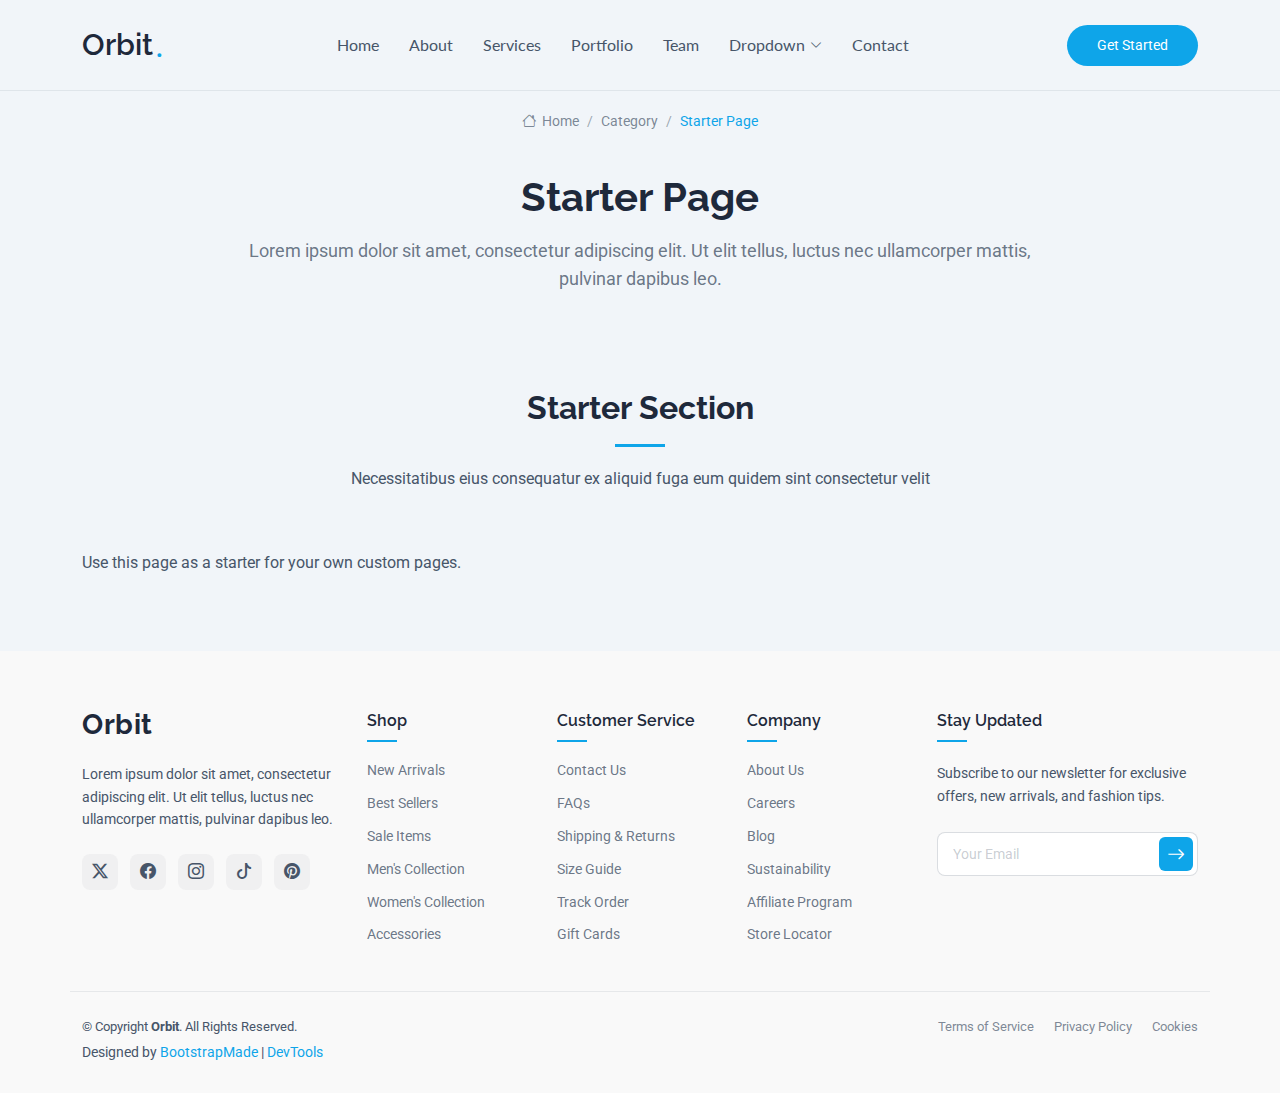
<file: starter-page.html>
<!DOCTYPE html>
<html lang="en">

<head>
  <meta charset="utf-8">
  <meta content="width=device-width, initial-scale=1.0" name="viewport">
  <title>Starter Page - Orbit Bootstrap Template</title>
  <meta name="description" content="">
  <meta name="keywords" content="">

  <!-- Favicons -->
  <link href="assets/img/favicon.png" rel="icon">
  <link href="assets/img/apple-touch-icon.png" rel="apple-touch-icon">

  <!-- Fonts -->
  <link href="https://fonts.googleapis.com" rel="preconnect">
  <link href="https://fonts.gstatic.com" rel="preconnect" crossorigin>
  <link href="https://fonts.googleapis.com/css2?family=Roboto:ital,wght@0,100;0,300;0,400;0,500;0,700;0,900;1,100;1,300;1,400;1,500;1,700;1,900&family=Lato:ital,wght@0,100;0,300;0,400;0,700;0,900;1,100;1,300;1,400;1,700;1,900&family=Raleway:ital,wght@0,100;0,200;0,300;0,400;0,500;0,600;0,700;0,800;0,900;1,100;1,200;1,300;1,400;1,500;1,600;1,700;1,800;1,900&display=swap" rel="stylesheet">

  <!-- Vendor CSS Files -->
  <link href="assets/vendor/bootstrap/css/bootstrap.min.css" rel="stylesheet">
  <link href="assets/vendor/bootstrap-icons/bootstrap-icons.css" rel="stylesheet">
  <link href="assets/vendor/aos/aos.css" rel="stylesheet">
  <link href="assets/vendor/glightbox/css/glightbox.min.css" rel="stylesheet">
  <link href="assets/vendor/swiper/swiper-bundle.min.css" rel="stylesheet">

  <!-- Main CSS File -->
  <link href="assets/css/main.css" rel="stylesheet">

  <!-- =======================================================
  * Template Name: Orbit
  * Template URL: https://bootstrapmade.com/orbit-bootstrap-template/
  * Updated: Jan 13 2026 with Bootstrap v5.3.8
  * Author: BootstrapMade.com
  * License: https://bootstrapmade.com/license/
  ======================================================== -->
</head>

<body class="starter-page-page">

  <header id="header" class="header d-flex align-items-center sticky-top">
    <div class="container position-relative d-flex align-items-center justify-content-between">

      <a href="index.html" class="logo d-flex align-items-center me-auto me-xl-0">
        <!-- Uncomment the line below if you also wish to use an image logo -->
        <!-- <img src="assets/img/logo.webp" alt=""> -->
        <h1 class="sitename">Orbit</h1><span>.</span>
      </a>

      <nav id="navmenu" class="navmenu">
        <ul>
          <li><a href="#hero">Home</a></li>
          <li><a href="#about">About</a></li>
          <li><a href="#services">Services</a></li>
          <li><a href="#portfolio">Portfolio</a></li>
          <li><a href="#team">Team</a></li>
          <li class="dropdown"><a href="#"><span>Dropdown</span> <i class="bi bi-chevron-down toggle-dropdown"></i></a>
            <ul>
              <li><a href="#">Dropdown 1</a></li>
              <li class="dropdown"><a href="#"><span>Deep Dropdown</span> <i class="bi bi-chevron-down toggle-dropdown"></i></a>
                <ul>
                  <li><a href="#">Deep Dropdown 1</a></li>
                  <li><a href="#">Deep Dropdown 2</a></li>
                  <li><a href="#">Deep Dropdown 3</a></li>
                  <li><a href="#">Deep Dropdown 4</a></li>
                  <li><a href="#">Deep Dropdown 5</a></li>
                </ul>
              </li>
              <li><a href="#">Dropdown 2</a></li>
              <li><a href="#">Dropdown 3</a></li>
              <li><a href="#">Dropdown 4</a></li>
            </ul>
          </li>
          <li><a href="#contact">Contact</a></li>
        </ul>
        <i class="mobile-nav-toggle d-xl-none bi bi-list"></i>
      </nav>

      <a class="btn-getstarted" href="index.html#about">Get Started</a>

    </div>
  </header>

  <main class="main">

    <!-- Page Title -->
    <div class="page-title">
      <div class="breadcrumbs">
        <nav aria-label="breadcrumb">
          <ol class="breadcrumb">
            <li class="breadcrumb-item"><a href="#"><i class="bi bi-house"></i> Home</a></li>
            <li class="breadcrumb-item"><a href="#">Category</a></li>
            <li class="breadcrumb-item active current">Starter Page</li>
          </ol>
        </nav>
      </div>

      <div class="title-wrapper">
        <h1>Starter Page</h1>
        <p>Lorem ipsum dolor sit amet, consectetur adipiscing elit. Ut elit tellus, luctus nec ullamcorper mattis, pulvinar dapibus leo.</p>
      </div>
    </div><!-- End Page Title -->

    <!-- Starter Section Section -->
    <section id="starter-section" class="starter-section section">

      <!-- Section Title -->
      <div class="container section-title" data-aos="fade-up">
        <h2>Starter Section</h2>
        <p>Necessitatibus eius consequatur ex aliquid fuga eum quidem sint consectetur velit</p>
      </div><!-- End Section Title -->

      <div class="container" data-aos="fade-up">
        <p>Use this page as a starter for your own custom pages.</p>
      </div>

    </section><!-- /Starter Section Section -->

  </main>

  <footer id="footer" class="footer light-background">

    <div class="container footer-top">
      <div class="row gy-4">
        <div class="col-lg-3 col-md-6 footer-info">
          <a href="index.html" class="logo d-flex align-items-center mb-4">
            <span class="sitename">Orbit</span>
          </a>
          <p>Lorem ipsum dolor sit amet, consectetur adipiscing elit. Ut elit tellus, luctus nec ullamcorper mattis, pulvinar dapibus leo.</p>

          <div class="social-links d-flex mt-4">
            <a href="#" aria-label="Twitter"><i class="bi bi-twitter-x"></i></a>
            <a href="#" aria-label="Facebook"><i class="bi bi-facebook"></i></a>
            <a href="#" aria-label="Instagram"><i class="bi bi-instagram"></i></a>
            <a href="#" aria-label="TikTok"><i class="bi bi-tiktok"></i></a>
            <a href="#" aria-label="Pinterest"><i class="bi bi-pinterest"></i></a>
          </div>
        </div>

        <div class="col-lg-2 col-md-6 footer-links">
          <h4>Shop</h4>
          <ul>
            <li><a href="category.html">New Arrivals</a></li>
            <li><a href="category.html">Best Sellers</a></li>
            <li><a href="category.html">Sale Items</a></li>
            <li><a href="category.html">Men's Collection</a></li>
            <li><a href="category.html">Women's Collection</a></li>
            <li><a href="category.html">Accessories</a></li>
          </ul>
        </div>

        <div class="col-lg-2 col-md-6 footer-links">
          <h4>Customer Service</h4>
          <ul>
            <li><a href="contact.html">Contact Us</a></li>
            <li><a href="faq.html">FAQs</a></li>
            <li><a href="shiping-info.html">Shipping &amp; Returns</a></li>
            <li><a href="#">Size Guide</a></li>
            <li><a href="account.html">Track Order</a></li>
            <li><a href="#">Gift Cards</a></li>
          </ul>
        </div>

        <div class="col-lg-2 col-md-6 footer-links">
          <h4>Company</h4>
          <ul>
            <li><a href="about.html">About Us</a></li>
            <li><a href="about.html">Careers</a></li>
            <li><a href="blog.html">Blog</a></li>
            <li><a href="about.html">Sustainability</a></li>
            <li><a href="about.html">Affiliate Program</a></li>
            <li><a href="about.html">Store Locator</a></li>
          </ul>
        </div>

        <div class="col-lg-3 col-md-6">
          <div class="footer-newsletter">
            <h4>Stay Updated</h4>
            <p>Subscribe to our newsletter for exclusive offers, new arrivals, and fashion tips.</p>
            <form action="forms/newsletter.php" method="post" class="php-email-form">
              <div class="position-relative">
                <input type="email" name="email" placeholder="Your Email" required="">
                <button type="submit" class="btn-subscribe"><i class="bi bi-arrow-right"></i></button>
              </div>
              <div class="loading">Loading</div>
              <div class="error-message"></div>
              <div class="sent-message">Your subscription request has been sent. Thank you!</div>
            </form>
          </div>
        </div>
      </div>
    </div>

    <div class="container footer-bottom">
      <div class="row gy-3">
        <div class="col-md-6 order-2 order-md-1">
          <div class="copyright">
            <p>© <span>Copyright</span> <strong class="sitename">Orbit</strong>. All Rights Reserved.</p>
          </div>
          <div class="credits">
            <!-- All the links in the footer should remain intact. -->
            <!-- You can delete the links only if you've purchased the pro version. -->
            <!-- Licensing information: https://bootstrapmade.com/license/ -->
            <!-- Purchase the pro version with working PHP/AJAX contact form: [buy-url] -->
            Designed by <a href="https://bootstrapmade.com/">BootstrapMade</a> | <a href="https://bootstrapmade.com/tools/">DevTools</a>
          </div>
        </div>
        <div class="col-md-6 order-1 order-md-2">
          <div class="legal-links">
            <a href="tos.html">Terms of Service</a>
            <a href="privacy.html">Privacy Policy</a>
            <a href="privacy.html">Cookies</a>
          </div>
        </div>
      </div>
    </div>

  </footer>

  <!-- Scroll Top -->
  <a href="#" id="scroll-top" class="scroll-top d-flex align-items-center justify-content-center"><i class="bi bi-arrow-up-short"></i></a>

  <!-- Preloader -->
  <div id="preloader"></div>

  <!-- Vendor JS Files -->
  <script src="assets/vendor/bootstrap/js/bootstrap.bundle.min.js"></script>
  <script src="assets/vendor/php-email-form/validate.js"></script>
  <script src="assets/vendor/aos/aos.js"></script>
  <script src="assets/vendor/glightbox/js/glightbox.min.js"></script>
  <script src="assets/vendor/imagesloaded/imagesloaded.pkgd.min.js"></script>
  <script src="assets/vendor/isotope-layout/isotope.pkgd.min.js"></script>
  <script src="assets/vendor/purecounter/purecounter_vanilla.js"></script>
  <script src="assets/vendor/swiper/swiper-bundle.min.js"></script>

  <!-- Main JS File -->
  <script src="assets/js/main.js"></script>

</body>

</html>
</file>
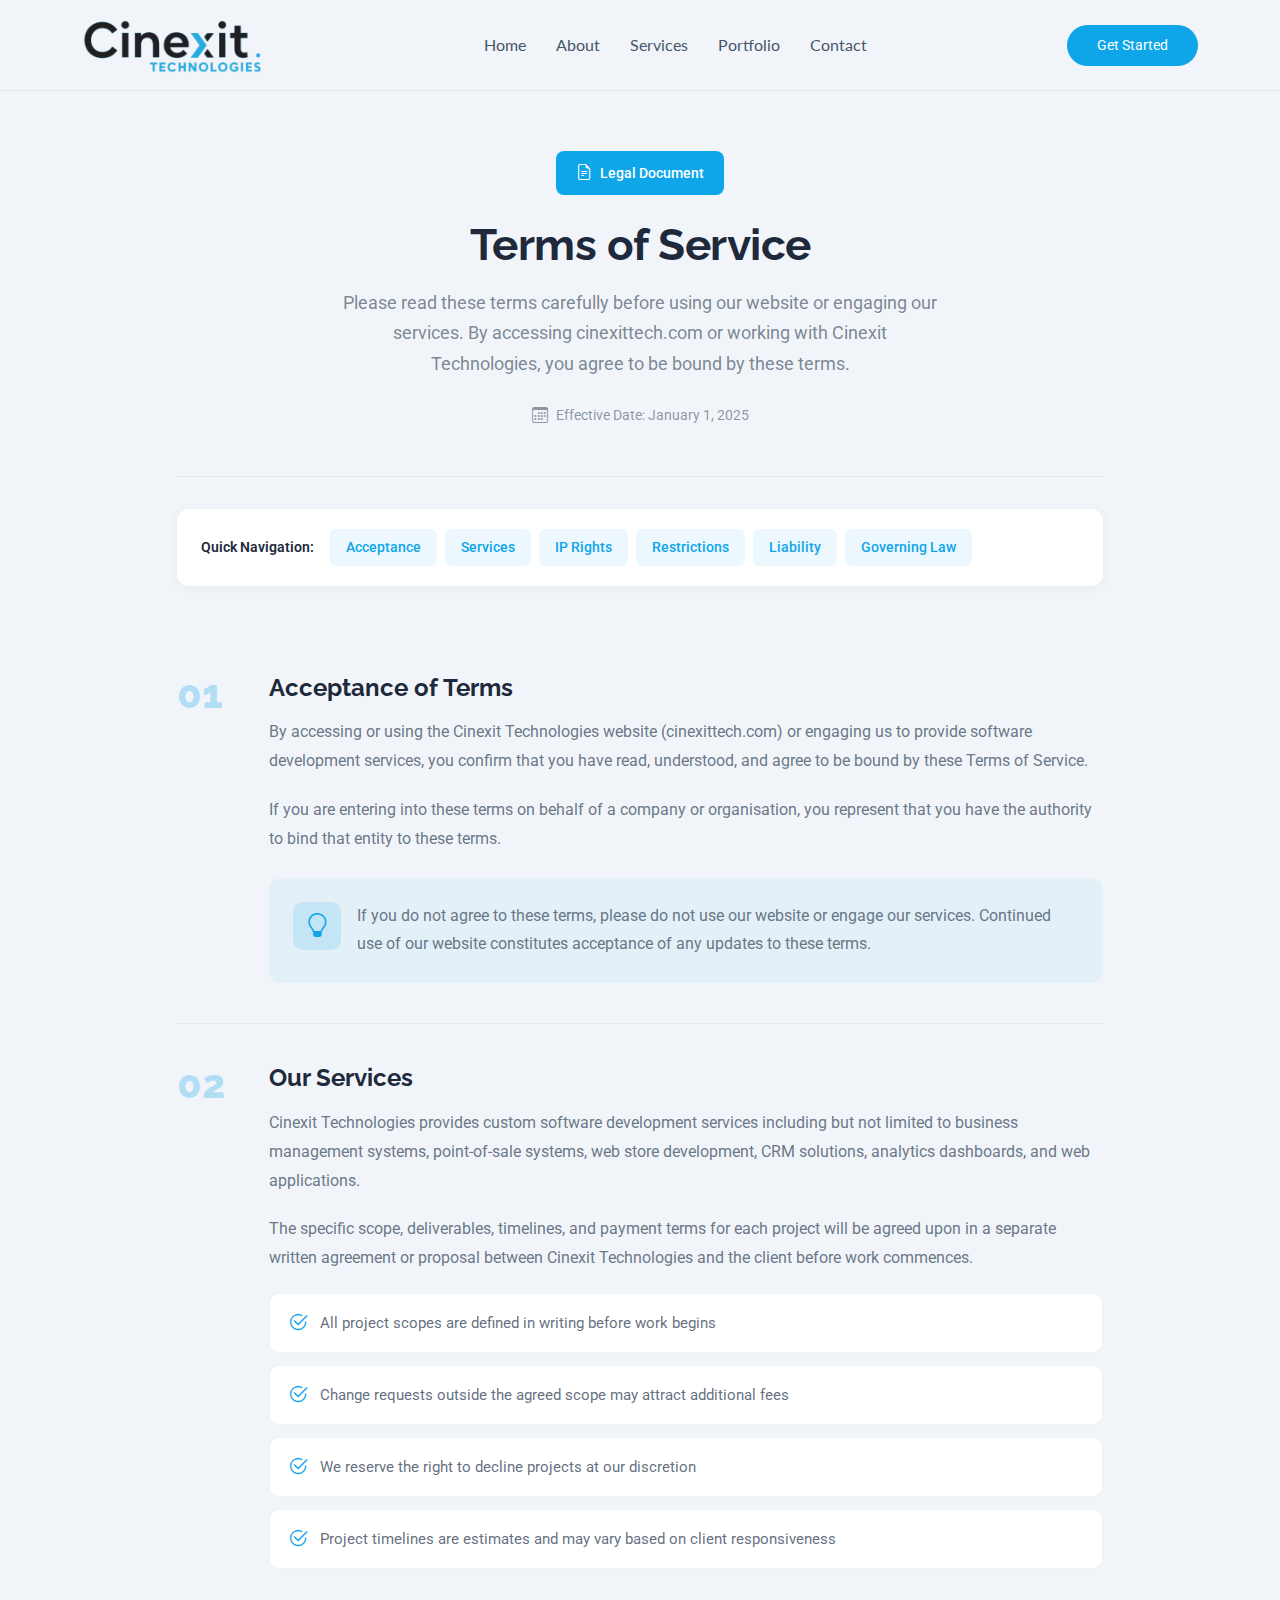
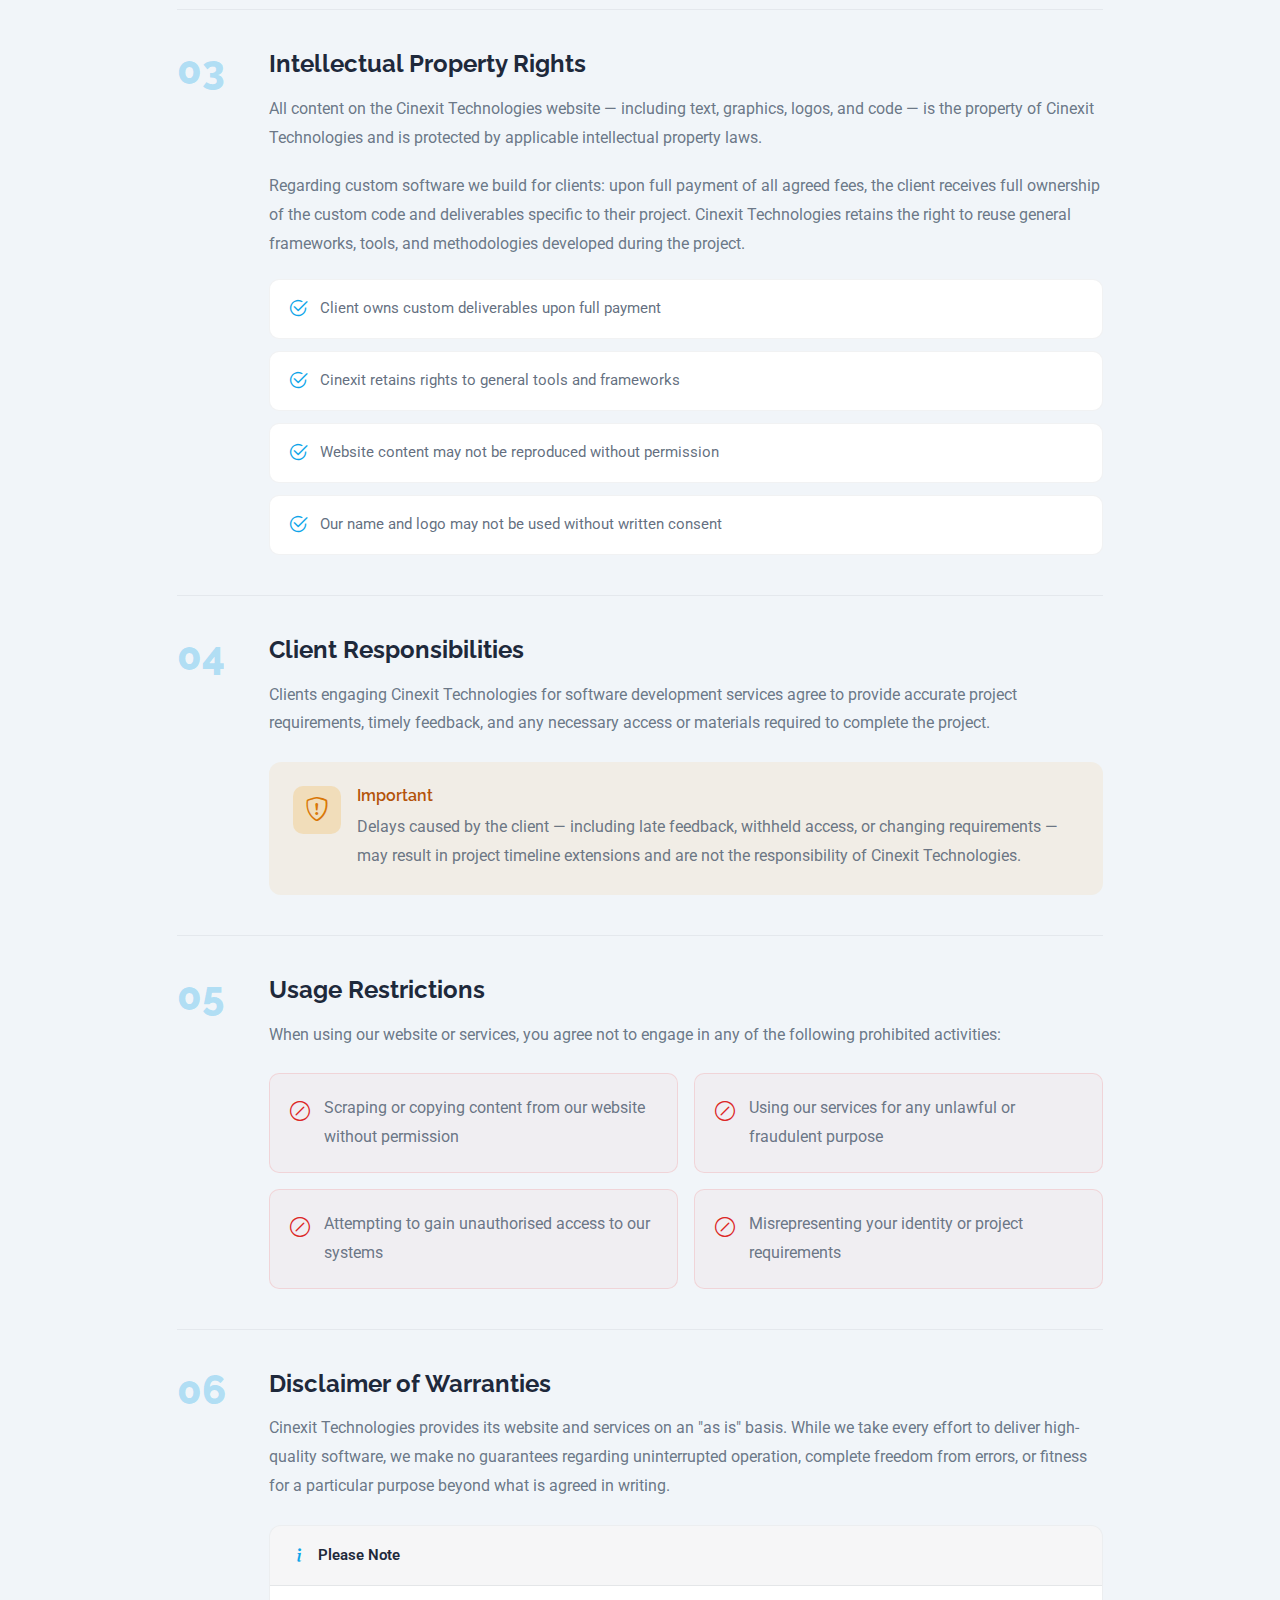
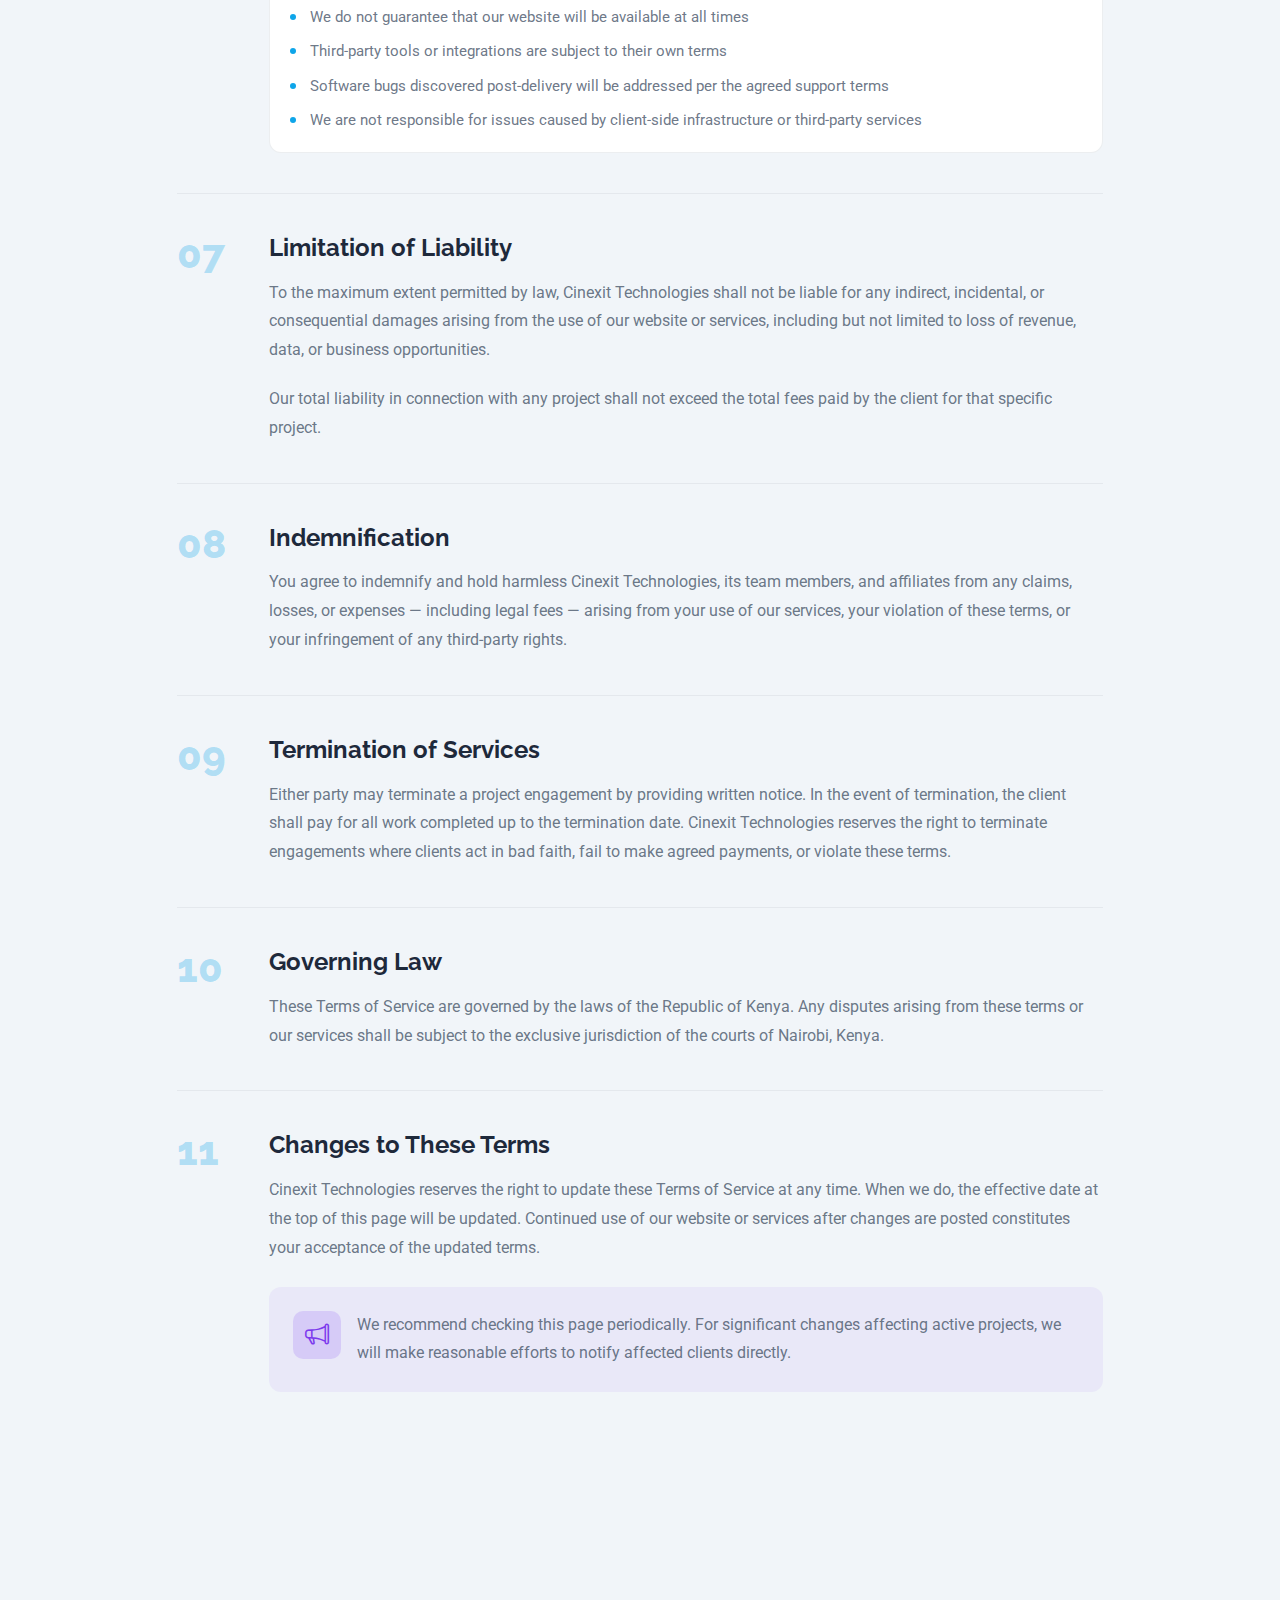
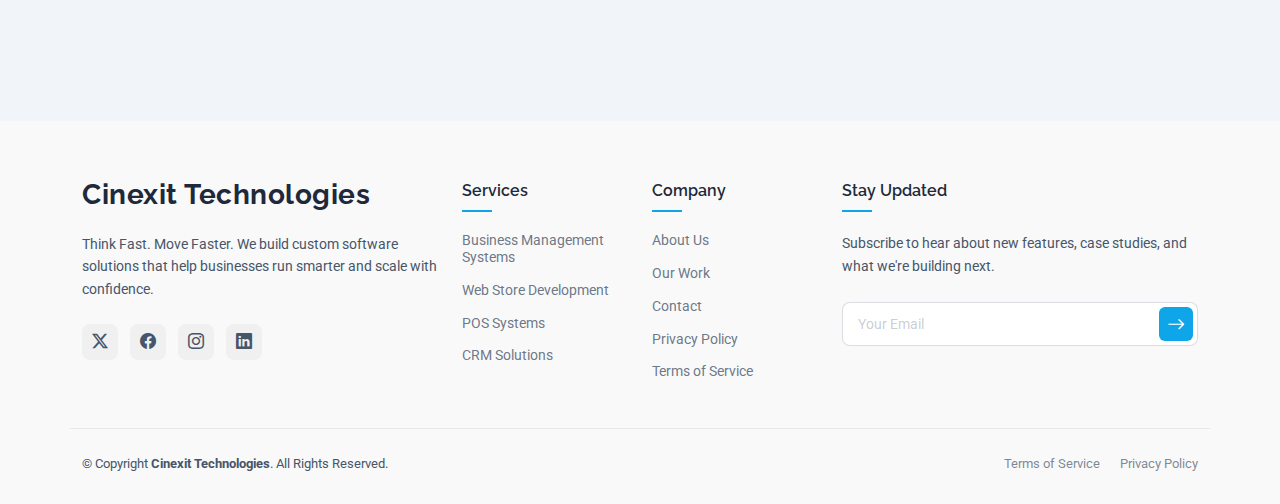
<file: terms.html>
<!DOCTYPE html>
<html lang="en">

<head>
  <meta charset="utf-8">
  <meta content="width=device-width, initial-scale=1.0" name="viewport">
  <!-- Primary Meta Tags -->
  <title>Terms of Service | Cinexit Technologies</title>
  <meta name="description" content="Cinexit Technologies terms of service — governing the use of our software development services. Governed under the laws of the Republic of Kenya.">
  <meta name="robots" content="noindex, follow">
  <link rel="canonical" href="https://cinexit.cx/terms.html">

  <!-- Favicons -->
  <link href="assets/img/favicon.png" rel="icon">
  <link href="assets/img/apple-touch-icon.png" rel="apple-touch-icon">

  <!-- Fonts -->
  <link href="https://fonts.googleapis.com" rel="preconnect">
  <link href="https://fonts.gstatic.com" rel="preconnect" crossorigin>
  <link href="https://fonts.googleapis.com/css2?family=Roboto:ital,wght@0,100;0,300;0,400;0,500;0,700;0,900;1,100;1,300;1,400;1,500;1,700;1,900&family=Lato:ital,wght@0,100;0,300;0,400;0,700;0,900;1,100;1,300;1,400;1,700;1,900&family=Raleway:ital,wght@0,100;0,200;0,300;0,400;0,500;0,600;0,700;0,800;0,900;1,100;1,200;1,300;1,400;1,500;1,600;1,700;1,800;1,900&display=swap" rel="stylesheet">

  <!-- Vendor CSS Files -->
  <link href="assets/vendor/bootstrap/css/bootstrap.min.css" rel="stylesheet">
  <link href="assets/vendor/bootstrap-icons/bootstrap-icons.css" rel="stylesheet">
  <link href="assets/vendor/aos/aos.css" rel="stylesheet">
  <link href="assets/vendor/glightbox/css/glightbox.min.css" rel="stylesheet">
  <link href="assets/vendor/swiper/swiper-bundle.min.css" rel="stylesheet">

  <!-- Main CSS File -->
  <link href="assets/css/main.css" rel="stylesheet">
</head>

<body class="terms-page">

  <header id="header" class="header d-flex align-items-center sticky-top">
    <div class="container position-relative d-flex align-items-center justify-content-between">

      <a href="index.html" class="logo d-flex align-items-center me-auto me-xl-0">
        <img src="assets/img/cinexit_logo.png" alt="Cinexit Technologies">
      </a>

      <nav id="navmenu" class="navmenu">
        <ul>
          <li><a href="index.html">Home</a></li>
          <li><a href="index.html#about">About</a></li>
          <li><a href="index.html#services">Services</a></li>
          <li><a href="index.html#portfolio">Portfolio</a></li>
          <li><a href="index.html#contact">Contact</a></li>
        </ul>
        <i class="mobile-nav-toggle d-xl-none bi bi-list"></i>
      </nav>

      <a class="btn-getstarted" href="index.html#contact">Get Started</a>

    </div>
  </header>

  <main class="main">

    <!-- Terms Of Service Section -->
    <section id="terms-of-service" class="terms-of-service section">

      <div class="container" data-aos="fade-up">

        <!-- Page Header -->
        <div class="row justify-content-center">
          <div class="col-lg-10">
            <div class="terms-header" data-aos="fade-up">
              <div class="header-badge">
                <i class="bi bi-file-earmark-text"></i>
                <span>Legal Document</span>
              </div>
              <h2>Terms of Service</h2>
              <p>Please read these terms carefully before using our website or engaging our services. By accessing cinexittech.com or working with Cinexit Technologies, you agree to be bound by these terms.</p>
              <div class="update-info">
                <i class="bi bi-calendar3"></i>
                <span>Effective Date: January 1, 2025</span>
              </div>
            </div>
          </div>
        </div>

        <!-- Quick Navigation -->
        <div class="row justify-content-center" data-aos="fade-up" data-aos-delay="100">
          <div class="col-lg-10">
            <div class="quick-nav">
              <span class="nav-label">Quick Navigation:</span>
              <div class="nav-links">
                <a href="#acceptance">Acceptance</a>
                <a href="#services">Services</a>
                <a href="#ip-rights">IP Rights</a>
                <a href="#restrictions">Restrictions</a>
                <a href="#liability">Liability</a>
                <a href="#governing-law">Governing Law</a>
              </div>
            </div>
          </div>
        </div>

        <!-- Content Sections -->
        <div class="row justify-content-center">
          <div class="col-lg-10">
            <div class="terms-body" data-aos="fade-up" data-aos-delay="200">

              <!-- Acceptance -->
              <article id="acceptance" class="terms-article">
                <div class="article-number">01</div>
                <div class="article-content">
                  <h3>Acceptance of Terms</h3>
                  <p>By accessing or using the Cinexit Technologies website (cinexittech.com) or engaging us to provide software development services, you confirm that you have read, understood, and agree to be bound by these Terms of Service.</p>
                  <p>If you are entering into these terms on behalf of a company or organisation, you represent that you have the authority to bind that entity to these terms.</p>
                  <div class="highlight-card info">
                    <div class="card-icon">
                      <i class="bi bi-lightbulb"></i>
                    </div>
                    <div class="card-text">
                      <p>If you do not agree to these terms, please do not use our website or engage our services. Continued use of our website constitutes acceptance of any updates to these terms.</p>
                    </div>
                  </div>
                </div>
              </article>

              <!-- Services -->
              <article id="services" class="terms-article">
                <div class="article-number">02</div>
                <div class="article-content">
                  <h3>Our Services</h3>
                  <p>Cinexit Technologies provides custom software development services including but not limited to business management systems, point-of-sale systems, web store development, CRM solutions, analytics dashboards, and web applications.</p>
                  <p>The specific scope, deliverables, timelines, and payment terms for each project will be agreed upon in a separate written agreement or proposal between Cinexit Technologies and the client before work commences.</p>
                  <div class="checklist">
                    <div class="check-item">
                      <i class="bi bi-check2-circle"></i>
                      <span>All project scopes are defined in writing before work begins</span>
                    </div>
                    <div class="check-item">
                      <i class="bi bi-check2-circle"></i>
                      <span>Change requests outside the agreed scope may attract additional fees</span>
                    </div>
                    <div class="check-item">
                      <i class="bi bi-check2-circle"></i>
                      <span>We reserve the right to decline projects at our discretion</span>
                    </div>
                    <div class="check-item">
                      <i class="bi bi-check2-circle"></i>
                      <span>Project timelines are estimates and may vary based on client responsiveness</span>
                    </div>
                  </div>
                </div>
              </article>

              <!-- IP Rights -->
              <article id="ip-rights" class="terms-article">
                <div class="article-number">03</div>
                <div class="article-content">
                  <h3>Intellectual Property Rights</h3>
                  <p>All content on the Cinexit Technologies website — including text, graphics, logos, and code — is the property of Cinexit Technologies and is protected by applicable intellectual property laws.</p>
                  <p>Regarding custom software we build for clients: upon full payment of all agreed fees, the client receives full ownership of the custom code and deliverables specific to their project. Cinexit Technologies retains the right to reuse general frameworks, tools, and methodologies developed during the project.</p>
                  <div class="checklist">
                    <div class="check-item">
                      <i class="bi bi-check2-circle"></i>
                      <span>Client owns custom deliverables upon full payment</span>
                    </div>
                    <div class="check-item">
                      <i class="bi bi-check2-circle"></i>
                      <span>Cinexit retains rights to general tools and frameworks</span>
                    </div>
                    <div class="check-item">
                      <i class="bi bi-check2-circle"></i>
                      <span>Website content may not be reproduced without permission</span>
                    </div>
                    <div class="check-item">
                      <i class="bi bi-check2-circle"></i>
                      <span>Our name and logo may not be used without written consent</span>
                    </div>
                  </div>
                </div>
              </article>

              <!-- Client Responsibilities -->
              <article id="accounts" class="terms-article">
                <div class="article-number">04</div>
                <div class="article-content">
                  <h3>Client Responsibilities</h3>
                  <p>Clients engaging Cinexit Technologies for software development services agree to provide accurate project requirements, timely feedback, and any necessary access or materials required to complete the project.</p>
                  <div class="highlight-card warning">
                    <div class="card-icon">
                      <i class="bi bi-shield-exclamation"></i>
                    </div>
                    <div class="card-text">
                      <h5>Important</h5>
                      <p>Delays caused by the client — including late feedback, withheld access, or changing requirements — may result in project timeline extensions and are not the responsibility of Cinexit Technologies.</p>
                    </div>
                  </div>
                </div>
              </article>

              <!-- Restrictions -->
              <article id="restrictions" class="terms-article">
                <div class="article-number">05</div>
                <div class="article-content">
                  <h3>Usage Restrictions</h3>
                  <p>When using our website or services, you agree not to engage in any of the following prohibited activities:</p>
                  <div class="restrictions-grid">
                    <div class="restriction-card">
                      <i class="bi bi-slash-circle"></i>
                      <p>Scraping or copying content from our website without permission</p>
                    </div>
                    <div class="restriction-card">
                      <i class="bi bi-slash-circle"></i>
                      <p>Using our services for any unlawful or fraudulent purpose</p>
                    </div>
                    <div class="restriction-card">
                      <i class="bi bi-slash-circle"></i>
                      <p>Attempting to gain unauthorised access to our systems</p>
                    </div>
                    <div class="restriction-card">
                      <i class="bi bi-slash-circle"></i>
                      <p>Misrepresenting your identity or project requirements</p>
                    </div>
                  </div>
                </div>
              </article>

              <!-- Warranties -->
              <article id="warranties" class="terms-article">
                <div class="article-number">06</div>
                <div class="article-content">
                  <h3>Disclaimer of Warranties</h3>
                  <p>Cinexit Technologies provides its website and services on an "as is" basis. While we take every effort to deliver high-quality software, we make no guarantees regarding uninterrupted operation, complete freedom from errors, or fitness for a particular purpose beyond what is agreed in writing.</p>
                  <div class="disclaimer-panel">
                    <div class="panel-header">
                      <i class="bi bi-info-lg"></i>
                      <span>Please Note</span>
                    </div>
                    <ul class="panel-list">
                      <li>We do not guarantee that our website will be available at all times</li>
                      <li>Third-party tools or integrations are subject to their own terms</li>
                      <li>Software bugs discovered post-delivery will be addressed per the agreed support terms</li>
                      <li>We are not responsible for issues caused by client-side infrastructure or third-party services</li>
                    </ul>
                  </div>
                </div>
              </article>

              <!-- Liability -->
              <article id="liability" class="terms-article">
                <div class="article-number">07</div>
                <div class="article-content">
                  <h3>Limitation of Liability</h3>
                  <p>To the maximum extent permitted by law, Cinexit Technologies shall not be liable for any indirect, incidental, or consequential damages arising from the use of our website or services, including but not limited to loss of revenue, data, or business opportunities.</p>
                  <p>Our total liability in connection with any project shall not exceed the total fees paid by the client for that specific project.</p>
                </div>
              </article>

              <!-- Indemnification -->
              <article class="terms-article">
                <div class="article-number">08</div>
                <div class="article-content">
                  <h3>Indemnification</h3>
                  <p>You agree to indemnify and hold harmless Cinexit Technologies, its team members, and affiliates from any claims, losses, or expenses — including legal fees — arising from your use of our services, your violation of these terms, or your infringement of any third-party rights.</p>
                </div>
              </article>

              <!-- Termination -->
              <article class="terms-article">
                <div class="article-number">09</div>
                <div class="article-content">
                  <h3>Termination of Services</h3>
                  <p>Either party may terminate a project engagement by providing written notice. In the event of termination, the client shall pay for all work completed up to the termination date. Cinexit Technologies reserves the right to terminate engagements where clients act in bad faith, fail to make agreed payments, or violate these terms.</p>
                </div>
              </article>

              <!-- Governing Law -->
              <article id="governing-law" class="terms-article">
                <div class="article-number">10</div>
                <div class="article-content">
                  <h3>Governing Law</h3>
                  <p>These Terms of Service are governed by the laws of the Republic of Kenya. Any disputes arising from these terms or our services shall be subject to the exclusive jurisdiction of the courts of Nairobi, Kenya.</p>
                </div>
              </article>

              <!-- Modifications -->
              <article class="terms-article">
                <div class="article-number">11</div>
                <div class="article-content">
                  <h3>Changes to These Terms</h3>
                  <p>Cinexit Technologies reserves the right to update these Terms of Service at any time. When we do, the effective date at the top of this page will be updated. Continued use of our website or services after changes are posted constitutes your acceptance of the updated terms.</p>
                  <div class="highlight-card notice">
                    <div class="card-icon">
                      <i class="bi bi-megaphone"></i>
                    </div>
                    <div class="card-text">
                      <p>We recommend checking this page periodically. For significant changes affecting active projects, we will make reasonable efforts to notify affected clients directly.</p>
                    </div>
                  </div>
                </div>
              </article>

            </div>
          </div>
        </div>

        <!-- Contact Footer -->
        <div class="row justify-content-center" data-aos="fade-up" data-aos-delay="300">
          <div class="col-lg-10">
            <div class="terms-footer">
              <div class="footer-content">
                <div class="footer-text">
                  <h4>Have Questions About These Terms?</h4>
                  <p>Reach out to us and we'll be happy to clarify anything before you engage our services.</p>
                </div>
                <div class="footer-actions">
                  <a href="index.html#contact" class="btn-primary-action">
                    <i class="bi bi-chat-dots"></i>
                    <span>Contact Us</span>
                  </a>
                  <a href="privacy.html" class="btn-secondary-action">
                    <i class="bi bi-shield-lock"></i>
                    <span>Privacy Policy</span>
                  </a>
                </div>
              </div>
            </div>
          </div>
        </div>

      </div>

    </section><!-- /Terms Of Service Section -->

  </main>

  <footer id="footer" class="footer light-background">
    <div class="container footer-top">
      <div class="row gy-4">
        <div class="col-lg-4 col-md-6 footer-info">
          <a href="index.html" class="logo d-flex align-items-center mb-4">
            <span class="sitename">Cinexit Technologies</span>
          </a>
          <p>Think Fast. Move Faster. We build custom software solutions that help businesses run smarter and scale with confidence.</p>
          <div class="social-links d-flex mt-4">
            <a href="#" aria-label="Twitter"><i class="bi bi-twitter-x"></i></a>
            <a href="#" aria-label="Facebook"><i class="bi bi-facebook"></i></a>
            <a href="#" aria-label="Instagram"><i class="bi bi-instagram"></i></a>
            <a href="#" aria-label="LinkedIn"><i class="bi bi-linkedin"></i></a>
          </div>
        </div>
        <div class="col-lg-2 col-md-6 footer-links">
          <h4>Services</h4>
          <ul>
            <li><a href="index.html#services">Business Management Systems</a></li>
            <li><a href="index.html#services">Web Store Development</a></li>
            <li><a href="index.html#services">POS Systems</a></li>
            <li><a href="index.html#services">CRM Solutions</a></li>
          </ul>
        </div>
        <div class="col-lg-2 col-md-6 footer-links">
          <h4>Company</h4>
          <ul>
            <li><a href="index.html#about">About Us</a></li>
            <li><a href="index.html#portfolio">Our Work</a></li>
            <li><a href="index.html#contact">Contact</a></li>
            <li><a href="privacy.html">Privacy Policy</a></li>
            <li><a href="terms.html">Terms of Service</a></li>
          </ul>
        </div>
        <div class="col-lg-4 col-md-6">
          <div class="footer-newsletter">
            <h4>Stay Updated</h4>
            <p>Subscribe to hear about new features, case studies, and what we're building next.</p>
            <form action="forms/newsletter.php" method="post" class="php-email-form">
              <div class="position-relative">
                <input type="email" name="email" placeholder="Your Email" required="">
                <button type="submit" class="btn-subscribe"><i class="bi bi-arrow-right"></i></button>
              </div>
              <div class="loading" style="display:none;">Loading</div>
              <div class="error-message" style="display:none;"></div>
              <div class="sent-message" style="display:none;">Subscribed! Thank you.</div>
            </form>
          </div>
        </div>
      </div>
    </div>
    <div class="container footer-bottom">
      <div class="row gy-3">
        <div class="col-md-6 order-2 order-md-1">
          <div class="copyright">
            <p>© <span>Copyright</span> <strong class="sitename">Cinexit Technologies</strong>. All Rights Reserved.</p>
          </div>
        </div>
        <div class="col-md-6 order-1 order-md-2">
          <div class="legal-links">
            <a href="terms.html">Terms of Service</a>
            <a href="privacy.html">Privacy Policy</a>
          </div>
        </div>
      </div>
    </div>
  </footer>

  <a href="#" id="scroll-top" class="scroll-top d-flex align-items-center justify-content-center"><i class="bi bi-arrow-up-short"></i></a>
  <div id="preloader"></div>

  <script src="assets/vendor/bootstrap/js/bootstrap.bundle.min.js"></script>
  <script src="assets/vendor/php-email-form/validate.js"></script>
  <script src="assets/vendor/aos/aos.js"></script>
  <script src="assets/vendor/glightbox/js/glightbox.min.js"></script>
  <script src="assets/vendor/imagesloaded/imagesloaded.pkgd.min.js"></script>
  <script src="assets/vendor/isotope-layout/isotope.pkgd.min.js"></script>
  <script src="assets/vendor/purecounter/purecounter_vanilla.js"></script>
  <script src="assets/vendor/swiper/swiper-bundle.min.js"></script>
  <script src="assets/js/main.js"></script>

</body>
</html>
</file>
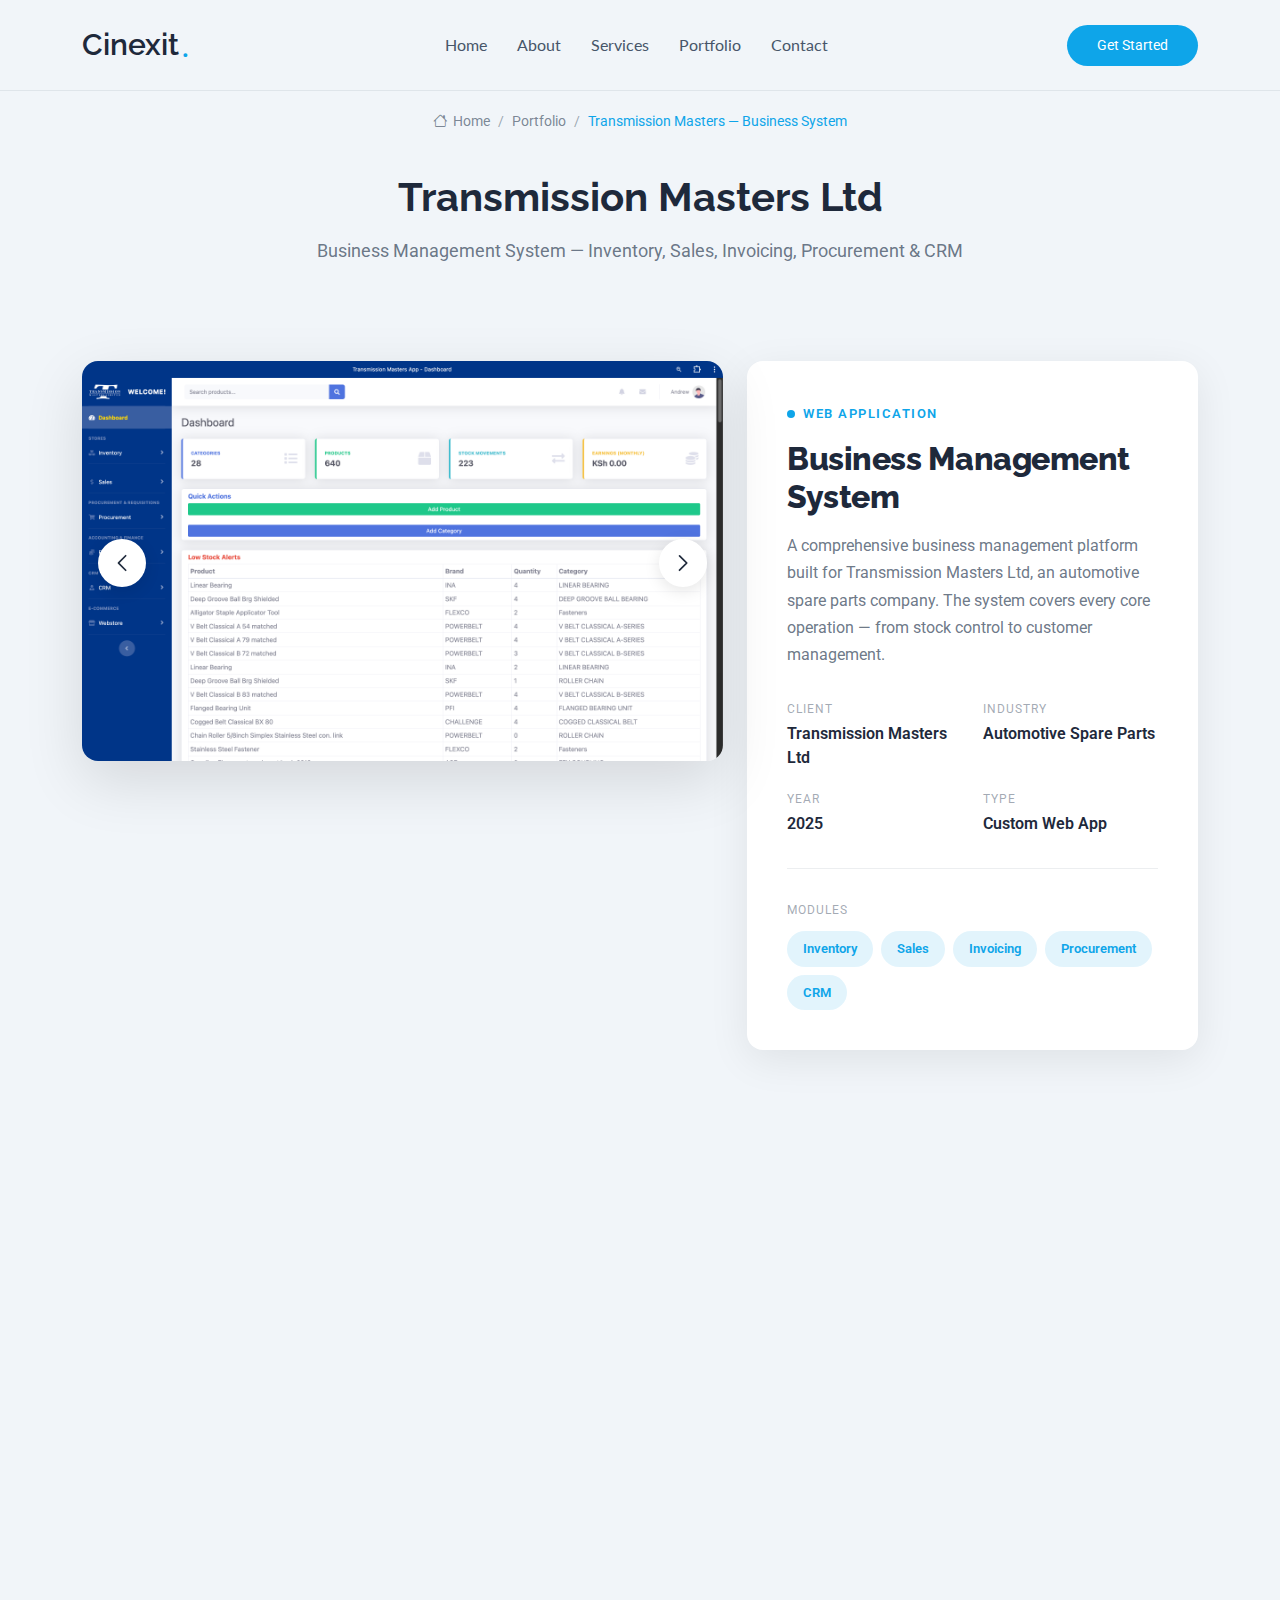
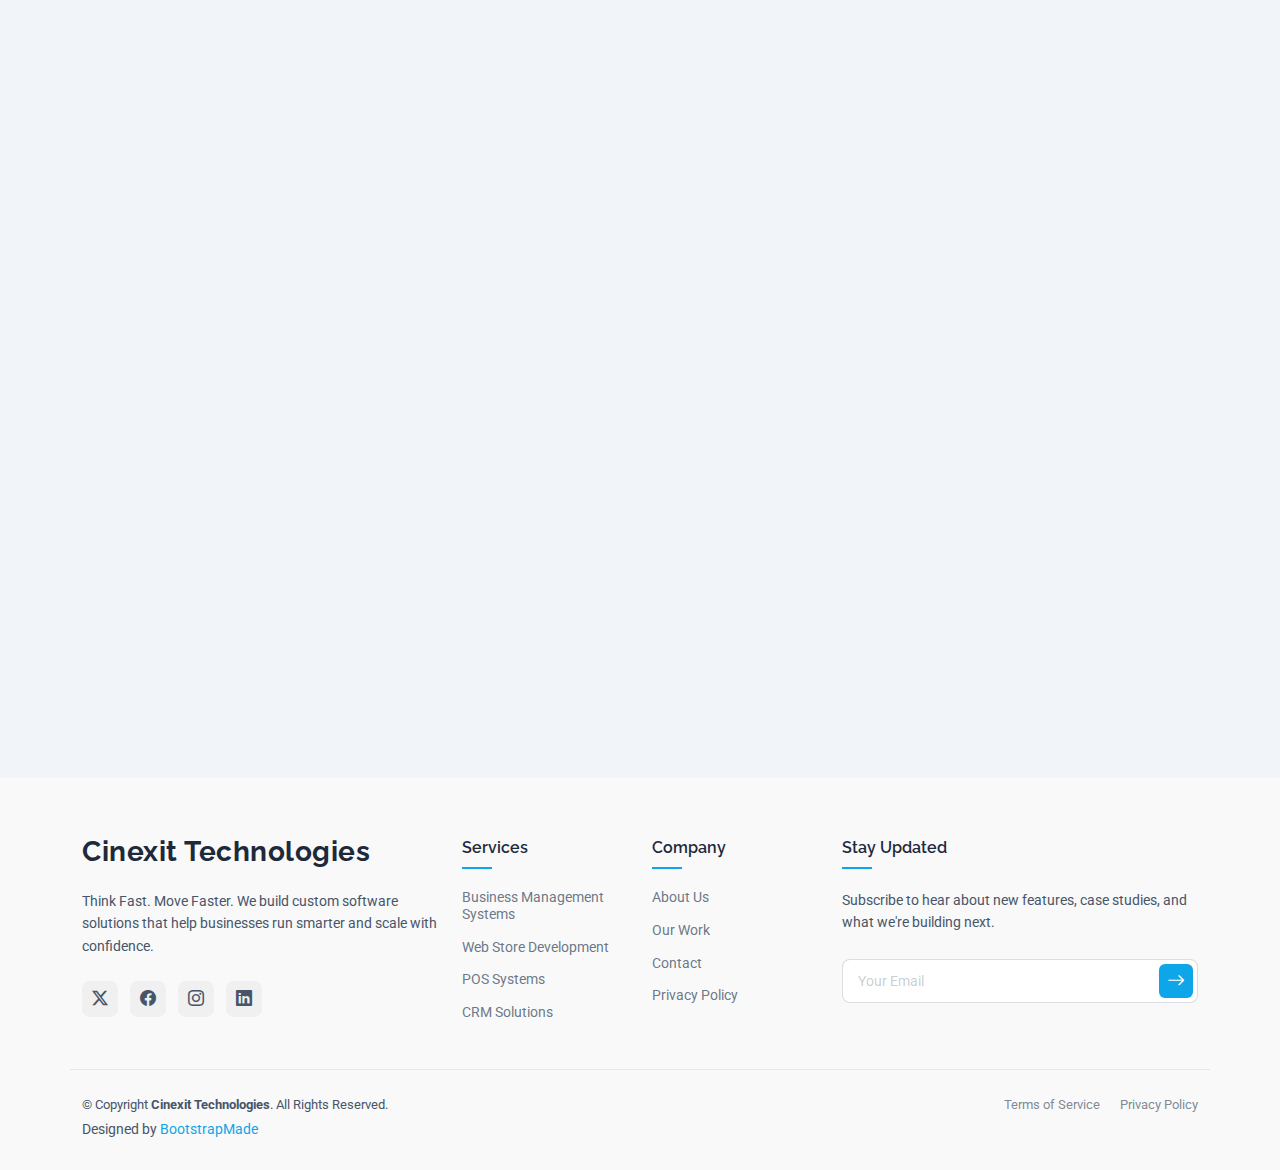
<file: transmission-masters-app.html>
<!DOCTYPE html>
<html lang="en">

<head>
  <meta charset="utf-8">
  <meta content="width=device-width, initial-scale=1.0" name="viewport">
  <!-- Primary Meta Tags -->
  <title>Transmission Masters Business Management System | Cinexit Technologies</title>
  <meta name="title" content="Transmission Masters Business Management System | Cinexit Technologies">
  <meta name="description" content="Custom business management system built for Transmission Masters Ltd — featuring inventory management, invoicing, LPO generation, procurement and CRM. Built by Cinexit Technologies, Nairobi.">
  <meta name="keywords" content="business management system Nairobi, inventory management Kenya, invoicing system Kenya, LPO generation system, CRM Kenya, custom software Nairobi, Cinexit Technologies">
  <meta name="robots" content="index, follow">
  <link rel="canonical" href="https://cinexit.cx/transmission-masters-app.html">

  <!-- Open Graph -->
  <meta property="og:type" content="website">
  <meta property="og:url" content="https://cinexit.cx/transmission-masters-app.html">
  <meta property="og:title" content="Transmission Masters Business Management System | Cinexit Technologies">
  <meta property="og:description" content="Custom business management system with inventory, invoicing, LPO generation, procurement and CRM. Built by Cinexit Technologies, Nairobi Kenya.">
  <meta property="og:image" content="https://cinexit.cx/assets/img/portfolio/tml-dashboard.webp">
  <meta property="og:site_name" content="Cinexit Technologies">

  <link href="assets/img/favicon.png" rel="icon">
  <link href="assets/img/apple-touch-icon.png" rel="apple-touch-icon">

  <link href="https://fonts.googleapis.com" rel="preconnect">
  <link href="https://fonts.gstatic.com" rel="preconnect" crossorigin>
  <link href="https://fonts.googleapis.com/css2?family=Roboto:ital,wght@0,100;0,300;0,400;0,500;0,700;0,900&family=Lato:ital,wght@0,100;0,300;0,400;0,700;0,900&family=Raleway:ital,wght@0,100;0,200;0,300;0,400;0,500;0,600;0,700;0,800;0,900&display=swap" rel="stylesheet">

  <link href="assets/vendor/bootstrap/css/bootstrap.min.css" rel="stylesheet">
  <link href="assets/vendor/bootstrap-icons/bootstrap-icons.css" rel="stylesheet">
  <link href="assets/vendor/aos/aos.css" rel="stylesheet">
  <link href="assets/vendor/glightbox/css/glightbox.min.css" rel="stylesheet">
  <link href="assets/vendor/swiper/swiper-bundle.min.css" rel="stylesheet">
  <link href="assets/css/main.css" rel="stylesheet">
</head>

<body class="portfolio-details-page">

  <header id="header" class="header d-flex align-items-center sticky-top">
    <div class="container position-relative d-flex align-items-center justify-content-between">
      <a href="index.html" class="logo d-flex align-items-center me-auto me-xl-0">
        <h1 class="sitename">Cinexit</h1><span>.</span>
      </a>
      <nav id="navmenu" class="navmenu">
        <ul>
          <li><a href="index.html">Home</a></li>
          <li><a href="index.html#about">About</a></li>
          <li><a href="index.html#services">Services</a></li>
          <li><a href="index.html#portfolio">Portfolio</a></li>
          <li><a href="index.html#contact">Contact</a></li>
        </ul>
        <i class="mobile-nav-toggle d-xl-none bi bi-list"></i>
      </nav>
      <a class="btn-getstarted" href="index.html#contact">Get Started</a>
    </div>
  </header>

  <main class="main">

    <div class="page-title">
      <div class="breadcrumbs">
        <nav aria-label="breadcrumb">
          <ol class="breadcrumb">
            <li class="breadcrumb-item"><a href="index.html"><i class="bi bi-house"></i> Home</a></li>
            <li class="breadcrumb-item"><a href="index.html#portfolio">Portfolio</a></li>
            <li class="breadcrumb-item active current">Transmission Masters — Business System</li>
          </ol>
        </nav>
      </div>
      <div class="title-wrapper">
        <h1>Transmission Masters Ltd</h1>
        <p>Business Management System — Inventory, Sales, Invoicing, Procurement & CRM</p>
      </div>
    </div>

    <section id="portfolio-details" class="portfolio-details section">
      <div class="container" data-aos="fade-up" data-aos-delay="100">

        <div class="row gy-5">
          <div class="col-lg-7" data-aos="fade-right" data-aos-delay="100">
            <div class="hero-image-wrapper">
              <div class="portfolio-slider swiper init-swiper">
                <script type="application/json" class="swiper-config">
                  {
                    "loop": true,
                    "speed": 700,
                    "autoplay": { "delay": 4500 },
                    "effect": "slide",
                    "slidesPerView": 1,
                    "navigation": {
                      "nextEl": ".swiper-button-next",
                      "prevEl": ".swiper-button-prev"
                    }
                  }
                </script>
                <div class="swiper-wrapper">
                  <!-- Replace these with actual project screenshots when ready -->
                  <div class="swiper-slide">
                    <img src="assets/img/portfolio/tml-dashboard.webp" alt="Transmission Masters Dashboard" class="img-fluid">
                  </div>
                  <div class="swiper-slide">
                    <img src="assets/img/portfolio/tml-inventory.webp" alt="Inventory Module" class="img-fluid">
                  </div>
                  <div class="swiper-slide">
                    <img src="assets/img/portfolio/tml-crm.webp" alt="CRM Module" class="img-fluid">
                  </div>
                </div>
                <div class="swiper-button-prev"></div>
                <div class="swiper-button-next"></div>
              </div>
            </div>
          </div>

          <div class="col-lg-5" data-aos="fade-left" data-aos-delay="200">
            <div class="project-info-card">
              <div class="project-category">
                <span class="dot"></span>
                <span>Web Application</span>
              </div>
              <h1 class="project-title">Business Management System</h1>
              <p class="project-excerpt">A comprehensive business management platform built for Transmission Masters Ltd, an automotive spare parts company. The system covers every core operation — from stock control to customer management.</p>

              <div class="meta-grid">
                <div class="meta-item">
                  <span class="meta-label">Client</span>
                  <span class="meta-value">Transmission Masters Ltd</span>
                </div>
                <div class="meta-item">
                  <span class="meta-label">Industry</span>
                  <span class="meta-value">Automotive Spare Parts</span>
                </div>
                <div class="meta-item">
                  <span class="meta-label">Year</span>
                  <span class="meta-value">2025</span>
                </div>
                <div class="meta-item">
                  <span class="meta-label">Type</span>
                  <span class="meta-value">Custom Web App</span>
                </div>
              </div>

              <div class="tech-stack">
                <span class="tech-label">Modules</span>
                <div class="tech-icons">
                  <span class="tech-badge">Inventory</span>
                  <span class="tech-badge">Sales</span>
                  <span class="tech-badge">Invoicing</span>
                  <span class="tech-badge">Procurement</span>
                  <span class="tech-badge">CRM</span>
                </div>
              </div>
            </div>
          </div>
        </div>

        <div class="stats-ribbon" data-aos="fade-up" data-aos-delay="300">
          <div class="stat-box">
            <span class="stat-number">5</span>
            <span class="stat-text">Core Modules</span>
          </div>
          <div class="stat-box">
            <span class="stat-number">100%</span>
            <span class="stat-text">Custom Built</span>
          </div>
          <div class="stat-box">
            <span class="stat-number">2025</span>
            <span class="stat-text">Delivered</span>
          </div>
          <div class="stat-box">
            <span class="stat-number">5★</span>
            <span class="stat-text">Client Rating</span>
          </div>
        </div>

        <div class="content-sections">
          <div class="row gy-5">
            <div class="col-lg-8" data-aos="fade-up" data-aos-delay="100">
              <div class="content-block">
                <div class="block-header">
                  <span class="block-icon"><i class="bi bi-file-text"></i></span>
                  <h3>Project Overview</h3>
                </div>
                <p class="lead-text">Transmission Masters Ltd needed a single platform to manage the full lifecycle of their automotive spare parts business — from receiving stock to selling, invoicing clients, and managing supplier relationships.</p>
                <p>We built a full-featured business management system that replaced their manual processes with a fast, reliable, and easy-to-use web application. The system gives the team real-time visibility into stock levels, sales performance, and customer activity all from one dashboard.</p>
                <p>The procurement module streamlines the entire purchasing process — from raising a Local Purchase Order (LPO) to receiving goods and updating inventory automatically. The CRM module ensures no client or lead falls through the cracks.</p>
              </div>

              <div class="challenge-solution" data-aos="fade-up" data-aos-delay="200">
                <div class="row g-4">
                  <div class="col-md-6">
                    <div class="cs-card challenge">
                      <div class="cs-icon"><i class="bi bi-puzzle"></i></div>
                      <h4>The Challenge</h4>
                      <p>The client was managing inventory, sales, and procurement across spreadsheets and paper records — leading to stock discrepancies, slow invoicing, and poor supplier tracking.</p>
                    </div>
                  </div>
                  <div class="col-md-6">
                    <div class="cs-card solution">
                      <div class="cs-icon"><i class="bi bi-check2-circle"></i></div>
                      <h4>Our Solution</h4>
                      <p>We built a unified web platform with interconnected modules — so a sale automatically updates stock, a purchase order flows into procurement, and every client interaction is logged in the CRM.</p>
                    </div>
                  </div>
                </div>
              </div>
            </div>

            <div class="col-lg-4" data-aos="fade-up" data-aos-delay="200">
              <div class="features-sidebar">
                <h3 class="sidebar-title">Key Features</h3>
                <div class="feature-list">
                  <div class="feature-item">
                    <div class="feature-icon"><i class="bi bi-box-seam"></i></div>
                    <div class="feature-content">
                      <h5>Inventory Management</h5>
                      <p>Real-time stock tracking and alerts</p>
                    </div>
                  </div>
                  <div class="feature-item">
                    <div class="feature-icon"><i class="bi bi-receipt"></i></div>
                    <div class="feature-content">
                      <h5>Invoice & Quotation Generator</h5>
                      <p>Professional documents in seconds</p>
                    </div>
                  </div>
                  <div class="feature-item">
                    <div class="feature-icon"><i class="bi bi-truck"></i></div>
                    <div class="feature-content">
                      <h5>Procurement & LPO Generation</h5>
                      <p>Manage suppliers and purchase orders</p>
                    </div>
                  </div>
                  <div class="feature-item">
                    <div class="feature-icon"><i class="bi bi-people"></i></div>
                    <div class="feature-content">
                      <h5>CRM Module</h5>
                      <p>Track clients and manage relationships</p>
                    </div>
                  </div>
                  <div class="feature-item">
                    <div class="feature-icon"><i class="bi bi-graph-up"></i></div>
                    <div class="feature-content">
                      <h5>Sales Tracking</h5>
                      <p>Monitor sales performance over time</p>
                    </div>
                  </div>
                </div>
              </div>
            </div>
          </div>
        </div>

        <div class="navigation-bar" data-aos="fade-up" data-aos-delay="100">
          <a href="index.html#portfolio" class="nav-link prev">
            <span class="nav-icon"><i class="bi bi-arrow-left-short"></i></span>
            <span class="nav-text">Back to Portfolio</span>
          </a>
          <a href="index.html#portfolio" class="nav-link center">
            <span class="nav-icon"><i class="bi bi-grid-3x3-gap"></i></span>
            <span class="nav-text">All Projects</span>
          </a>
          <a href="gadgets-kihoro-app.html" class="nav-link next">
            <span class="nav-text">Next Project</span>
            <span class="nav-icon"><i class="bi bi-arrow-right-short"></i></span>
          </a>
        </div>

      </div>
    </section>

  </main>

  <footer id="footer" class="footer light-background">
    <div class="container footer-top">
      <div class="row gy-4">
        <div class="col-lg-4 col-md-6 footer-info">
          <a href="index.html" class="logo d-flex align-items-center mb-4">
            <span class="sitename">Cinexit Technologies</span>
          </a>
          <p>Think Fast. Move Faster. We build custom software solutions that help businesses run smarter and scale with confidence.</p>
          <div class="social-links d-flex mt-4">
            <a href="#" aria-label="Twitter"><i class="bi bi-twitter-x"></i></a>
            <a href="#" aria-label="Facebook"><i class="bi bi-facebook"></i></a>
            <a href="#" aria-label="Instagram"><i class="bi bi-instagram"></i></a>
            <a href="#" aria-label="LinkedIn"><i class="bi bi-linkedin"></i></a>
          </div>
        </div>
        <div class="col-lg-2 col-md-6 footer-links">
          <h4>Services</h4>
          <ul>
            <li><a href="index.html#services">Business Management Systems</a></li>
            <li><a href="index.html#services">Web Store Development</a></li>
            <li><a href="index.html#services">POS Systems</a></li>
            <li><a href="index.html#services">CRM Solutions</a></li>
          </ul>
        </div>
        <div class="col-lg-2 col-md-6 footer-links">
          <h4>Company</h4>
          <ul>
            <li><a href="index.html#about">About Us</a></li>
            <li><a href="index.html#portfolio">Our Work</a></li>
            <li><a href="index.html#contact">Contact</a></li>
            <li><a href="privacy.html">Privacy Policy</a></li>
          </ul>
        </div>
        <div class="col-lg-4 col-md-6">
          <div class="footer-newsletter">
            <h4>Stay Updated</h4>
            <p>Subscribe to hear about new features, case studies, and what we're building next.</p>
            <form action="forms/newsletter.php" method="post" class="php-email-form">
              <div class="position-relative">
                <input type="email" name="email" placeholder="Your Email" required="">
                <button type="submit" class="btn-subscribe"><i class="bi bi-arrow-right"></i></button>
              </div>
              <div class="loading">Loading</div>
              <div class="error-message"></div>
              <div class="sent-message">Subscribed! Thank you.</div>
            </form>
          </div>
        </div>
      </div>
    </div>
    <div class="container footer-bottom">
      <div class="row gy-3">
        <div class="col-md-6 order-2 order-md-1">
          <div class="copyright">
            <p>© <span>Copyright</span> <strong class="sitename">Cinexit Technologies</strong>. All Rights Reserved.</p>
          </div>
          <div class="credits">Designed by <a href="https://bootstrapmade.com/">BootstrapMade</a></div>
        </div>
        <div class="col-md-6 order-1 order-md-2">
          <div class="legal-links">
            <a href="terms.html">Terms of Service</a>
            <a href="privacy.html">Privacy Policy</a>
          </div>
        </div>
      </div>
    </div>
  </footer>

  <a href="#" id="scroll-top" class="scroll-top d-flex align-items-center justify-content-center"><i class="bi bi-arrow-up-short"></i></a>
  <div id="preloader"></div>

  <script src="assets/vendor/bootstrap/js/bootstrap.bundle.min.js"></script>
  <script src="assets/vendor/php-email-form/validate.js"></script>
  <script src="assets/vendor/aos/aos.js"></script>
  <script src="assets/vendor/glightbox/js/glightbox.min.js"></script>
  <script src="assets/vendor/imagesloaded/imagesloaded.pkgd.min.js"></script>
  <script src="assets/vendor/isotope-layout/isotope.pkgd.min.js"></script>
  <script src="assets/vendor/purecounter/purecounter_vanilla.js"></script>
  <script src="assets/vendor/swiper/swiper-bundle.min.js"></script>
  <script src="assets/js/main.js"></script>

</body>
</html>
</file>
<file: assets/css/main.css>
/**
* Template Name: Orbit
* Template URL: https://bootstrapmade.com/orbit-bootstrap-template/
* Updated: Jan 13 2026 with Bootstrap v5.3.8
* Author: BootstrapMade.com
* License: https://bootstrapmade.com/license/
*/

/*--------------------------------------------------------------
# Font & Color Variables
# Help: https://bootstrapmade.com/color-system/
--------------------------------------------------------------*/
/* Fonts */
:root {
  --default-font: "Roboto",  system-ui, -apple-system, "Segoe UI", Roboto, "Helvetica Neue", Arial, "Noto Sans", "Liberation Sans", sans-serif, "Apple Color Emoji", "Segoe UI Emoji", "Segoe UI Symbol", "Noto Color Emoji";
  --heading-font: "Raleway",  sans-serif;
  --nav-font: "Lato",  sans-serif;
}

/* Global Colors - The following color variables are used throughout the website. Updating them here will change the color scheme of the entire website */
:root { 
  --background-color: #f1f5f9; /* Background color for the entire website, including individual sections */
  --default-color: #475569; /* Default color used for the majority of the text content across the entire website */
  --heading-color: #1e293b; /* Color for headings, subheadings and title throughout the website */
  --accent-color: #0ea5e9; /* Accent color that represents your brand on the website. It's used for buttons, links, and other elements that need to stand out */
  --surface-color: #ffffff; /* The surface color is used as a background of boxed elements within sections, such as cards, icon boxes, or other elements that require a visual separation from the global background. */
  --contrast-color: #ffffff; /* Contrast color for text, ensuring readability against backgrounds of accent, heading, or default colors. */
}

/* Nav Menu Colors - The following color variables are used specifically for the navigation menu. They are separate from the global colors to allow for more customization options */
:root {
  --nav-color: #475569;  /* The default color of the main navmenu links */
  --nav-hover-color: #0ea5e9; /* Applied to main navmenu links when they are hovered over or active */
  --nav-mobile-background-color: #ffffff; /* Used as the background color for mobile navigation menu */
  --nav-dropdown-background-color: #ffffff; /* Used as the background color for dropdown items that appear when hovering over primary navigation items */
  --nav-dropdown-color: #475569; /* Used for navigation links of the dropdown items in the navigation menu. */
  --nav-dropdown-hover-color: #0ea5e9; /* Similar to --nav-hover-color, this color is applied to dropdown navigation links when they are hovered over. */
}

/* Color Presets - These classes override global colors when applied to any section or element, providing reuse of the sam color scheme. */

.light-background {
  --background-color: #f9f9f9;
  --surface-color: #ffffff;
}

.dark-background {
  --background-color: #0d131f;
  --default-color: #ffffff;
  --heading-color: #ffffff;
  --surface-color: #1e293b;
  --contrast-color: #ffffff;
}

/* Smooth scroll */
:root {
  scroll-behavior: smooth;
}

/*--------------------------------------------------------------
# General Styling & Shared Classes
--------------------------------------------------------------*/
body {
  color: var(--default-color);
  background-color: var(--background-color);
  font-family: var(--default-font);
}

a {
  color: var(--accent-color);
  text-decoration: none;
  transition: 0.3s;
}

a:hover {
  color: color-mix(in srgb, var(--accent-color), transparent 25%);
  text-decoration: none;
}

h1,
h2,
h3,
h4,
h5,
h6 {
  color: var(--heading-color);
  font-family: var(--heading-font);
}

/* PHP Email Form Messages
------------------------------*/
.php-email-form .error-message {
  display: none;
  background: #df1529;
  color: #ffffff;
  text-align: left;
  padding: 15px;
  margin-bottom: 24px;
  font-weight: 600;
}

.php-email-form .sent-message {
  display: none;
  color: #ffffff;
  background: #059652;
  text-align: center;
  padding: 15px;
  margin-bottom: 24px;
  font-weight: 600;
}

.php-email-form .loading {
  display: none;
  background: var(--surface-color);
  text-align: center;
  padding: 15px;
  margin-bottom: 24px;
}

.php-email-form .loading:before {
  content: "";
  display: inline-block;
  border-radius: 50%;
  width: 24px;
  height: 24px;
  margin: 0 10px -6px 0;
  border: 3px solid var(--accent-color);
  border-top-color: var(--surface-color);
  animation: php-email-form-loading 1s linear infinite;
}

@keyframes php-email-form-loading {
  0% {
    transform: rotate(0deg);
  }

  100% {
    transform: rotate(360deg);
  }
}

/*--------------------------------------------------------------
# Global Header
--------------------------------------------------------------*/
.header {
  --surface-color: #1b2430;
  color: var(--default-color);
  background-color: var(--background-color);
  padding: 15px 0;
  transition: all 0.5s;
  z-index: 997;
  border-bottom: 1px solid color-mix(in srgb, var(--default-color), transparent 90%);
}

.header .logo {
  line-height: 1;
}

.header .logo img {
  max-height: 60px;
  margin-right: 8px;
}

.header .logo h1 {
  font-size: 30px;
  margin: 0;
  font-weight: 600;
  color: var(--heading-color);
}

.header .logo span {
  font-size: 34px;
  padding-left: 2px;
  color: var(--accent-color);
}

.header .btn-getstarted,
.header .btn-getstarted:focus {
  color: var(--contrast-color);
  background: var(--accent-color);
  font-size: 14px;
  padding: 10px 30px;
  margin: 0;
  border-radius: 50px;
  transition: 0.3s;
}

.header .btn-getstarted:hover,
.header .btn-getstarted:focus:hover {
  color: var(--contrast-color);
  background: color-mix(in srgb, var(--accent-color), transparent 15%);
}

@media (max-width: 1200px) {
  .header .logo {
    order: 1;
  }

  .header .btn-getstarted {
    order: 2;
    margin: 0 15px 0 0;
    padding: 6px 20px;
  }

  .header .navmenu {
    order: 3;
  }
}

/*--------------------------------------------------------------
# Navigation Menu
--------------------------------------------------------------*/
/* Navmenu - Desktop */
@media (min-width: 1200px) {
  .navmenu {
    padding: 0;
  }

  .navmenu ul {
    margin: 0;
    padding: 0;
    display: flex;
    list-style: none;
    align-items: center;
  }

  .navmenu li {
    position: relative;
  }

  .navmenu a,
  .navmenu a:focus {
    color: var(--nav-color);
    padding: 18px 15px;
    font-size: 16px;
    font-family: var(--nav-font);
    font-weight: 400;
    display: flex;
    align-items: center;
    justify-content: space-between;
    white-space: nowrap;
    transition: 0.3s;
  }

  .navmenu a i,
  .navmenu a:focus i {
    font-size: 12px;
    line-height: 0;
    margin-left: 5px;
    transition: 0.3s;
  }

  .navmenu li:last-child a {
    padding-right: 0;
  }

  .navmenu li:hover>a,
  .navmenu .active,
  .navmenu .active:focus {
    color: var(--nav-hover-color);
  }

  .navmenu .dropdown ul {
    margin: 0;
    padding: 10px 0;
    background: var(--nav-dropdown-background-color);
    display: block;
    position: absolute;
    visibility: hidden;
    left: 14px;
    top: 130%;
    opacity: 0;
    transition: 0.3s;
    border-radius: 4px;
    z-index: 99;
    box-shadow: 0px 0px 30px rgba(0, 0, 0, 0.1);
  }

  .navmenu .dropdown ul li {
    min-width: 200px;
  }

  .navmenu .dropdown ul a {
    padding: 10px 20px;
    font-size: 15px;
    text-transform: none;
    color: var(--nav-dropdown-color);
  }

  .navmenu .dropdown ul a i {
    font-size: 12px;
  }

  .navmenu .dropdown ul a:hover,
  .navmenu .dropdown ul .active:hover,
  .navmenu .dropdown ul li:hover>a {
    color: var(--nav-dropdown-hover-color);
  }

  .navmenu .dropdown:hover>ul {
    opacity: 1;
    top: 100%;
    visibility: visible;
  }

  .navmenu .dropdown .dropdown ul {
    top: 0;
    left: -90%;
    visibility: hidden;
  }

  .navmenu .dropdown .dropdown:hover>ul {
    opacity: 1;
    top: 0;
    left: -100%;
    visibility: visible;
  }
}

/* Navmenu - Mobile */
@media (max-width: 1199px) {
  .mobile-nav-toggle {
    color: var(--nav-color);
    font-size: 28px;
    line-height: 0;
    margin-right: 10px;
    cursor: pointer;
    transition: color 0.3s;
  }

  .navmenu {
    padding: 0;
    z-index: 9997;
  }

  .navmenu ul {
    display: none;
    list-style: none;
    position: absolute;
    inset: 60px 20px 20px 20px;
    padding: 10px 0;
    margin: 0;
    border-radius: 6px;
    background-color: var(--nav-mobile-background-color);
    overflow-y: auto;
    transition: 0.3s;
    z-index: 9998;
    box-shadow: 0px 0px 30px rgba(0, 0, 0, 0.1);
  }

  .navmenu a,
  .navmenu a:focus {
    color: var(--nav-dropdown-color);
    padding: 10px 20px;
    font-family: var(--nav-font);
    font-size: 17px;
    font-weight: 500;
    display: flex;
    align-items: center;
    justify-content: space-between;
    white-space: nowrap;
    transition: 0.3s;
  }

  .navmenu a i,
  .navmenu a:focus i {
    font-size: 12px;
    line-height: 0;
    margin-left: 5px;
    width: 30px;
    height: 30px;
    display: flex;
    align-items: center;
    justify-content: center;
    border-radius: 50%;
    transition: 0.3s;
    background-color: color-mix(in srgb, var(--accent-color), transparent 90%);
  }

  .navmenu a i:hover,
  .navmenu a:focus i:hover {
    background-color: var(--accent-color);
    color: var(--contrast-color);
  }

  .navmenu a:hover,
  .navmenu .active,
  .navmenu .active:focus {
    color: var(--nav-dropdown-hover-color);
  }

  .navmenu .active i,
  .navmenu .active:focus i {
    background-color: var(--accent-color);
    color: var(--contrast-color);
    transform: rotate(180deg);
  }

  .navmenu .dropdown ul {
    position: static;
    display: none;
    z-index: 99;
    padding: 10px 0;
    margin: 10px 20px;
    background-color: var(--nav-dropdown-background-color);
    border: 1px solid color-mix(in srgb, var(--default-color), transparent 90%);
    box-shadow: none;
    transition: all 0.5s ease-in-out;
  }

  .navmenu .dropdown ul ul {
    background-color: rgba(33, 37, 41, 0.1);
  }

  .navmenu .dropdown>.dropdown-active {
    display: block;
    background-color: rgba(33, 37, 41, 0.03);
  }

  .mobile-nav-active {
    overflow: hidden;
  }

  .mobile-nav-active .mobile-nav-toggle {
    color: #fff;
    position: absolute;
    font-size: 32px;
    top: 15px;
    right: 15px;
    margin-right: 0;
    z-index: 9999;
  }

  .mobile-nav-active .navmenu {
    position: fixed;
    overflow: hidden;
    inset: 0;
    background: rgba(33, 37, 41, 0.8);
    transition: 0.3s;
  }

  .mobile-nav-active .navmenu>ul {
    display: block;
  }
}

/*--------------------------------------------------------------
# Global Footer
--------------------------------------------------------------*/
.footer {
  color: var(--default-color);
  background-color: var(--background-color);
  font-size: 14px;
  padding: 60px 0 30px;
  position: relative;
}

.footer .footer-top {
  padding-bottom: 40px;
  border-bottom: 1px solid color-mix(in srgb, var(--default-color), transparent 90%);
}

.footer .footer-info .logo {
  line-height: 1;
}

.footer .footer-info .logo span {
  color: var(--heading-color);
  font-size: 28px;
  font-weight: 700;
  letter-spacing: 0.5px;
  font-family: var(--heading-font);
}

.footer .footer-info p {
  margin-bottom: 0;
  font-size: 14px;
  line-height: 1.6;
}

.footer .social-links {
  display: flex;
  gap: 12px;
}

.footer .social-links a {
  display: flex;
  align-items: center;
  justify-content: center;
  width: 36px;
  height: 36px;
  border-radius: 8px;
  background-color: color-mix(in srgb, var(--default-color), transparent 95%);
  font-size: 16px;
  color: var(--default-color);
  transition: all 0.3s ease;
}

.footer .social-links a:hover {
  color: var(--contrast-color);
  background-color: var(--accent-color);
  transform: translateY(-3px);
}

.footer h4 {
  font-size: 16px;
  font-weight: 600;
  position: relative;
  padding-bottom: 12px;
  margin-bottom: 20px;
}

.footer h4:after {
  content: "";
  position: absolute;
  display: block;
  width: 30px;
  height: 2px;
  background-color: var(--accent-color);
  bottom: 0;
  left: 0;
}

.footer h5 {
  font-size: 14px;
  font-weight: 600;
  margin-bottom: 15px;
}

.footer .footer-links ul {
  list-style: none;
  padding: 0;
  margin: 0;
}

.footer .footer-links ul li {
  padding: 8px 0;
  display: flex;
  align-items: center;
}

.footer .footer-links ul li:first-child {
  padding-top: 0;
}

.footer .footer-links ul a {
  color: color-mix(in srgb, var(--default-color), transparent 20%);
  display: inline-block;
  line-height: 1.2;
  transition: all 0.3s ease;
  position: relative;
}

.footer .footer-links ul a:hover {
  color: var(--accent-color);
  transform: translateX(5px);
}

.footer .footer-newsletter p {
  margin-bottom: 20px;
  line-height: 1.6;
}

.footer .footer-newsletter form {
  margin-top: 25px;
}

.footer .footer-newsletter form .position-relative {
  display: flex;
  margin-bottom: 15px;
}

.footer .footer-newsletter form input[type=email] {
  height: 44px;
  border-radius: 8px;
  padding: 10px 15px;
  width: 100%;
  color: var(--default-color);
  background-color: var(--surface-color);
  border: 1px solid color-mix(in srgb, var(--default-color), transparent 80%);
  font-size: 14px;
}

.footer .footer-newsletter form input[type=email]:focus {
  outline: none;
  border-color: var(--accent-color);
}

.footer .footer-newsletter form input[type=email]::placeholder {
  color: color-mix(in srgb, var(--default-color), transparent 70%);
}

.footer .footer-newsletter form .btn-subscribe {
  position: absolute;
  right: 5px;
  top: 5px;
  bottom: 5px;
  border: 0;
  background-color: var(--accent-color);
  color: var(--contrast-color);
  transition: 0.3s;
  border-radius: 6px;
  display: flex;
  align-items: center;
  justify-content: center;
  width: 34px;
}

.footer .footer-newsletter form .btn-subscribe:hover {
  background-color: color-mix(in srgb, var(--accent-color), transparent 20%);
}

.footer .footer-newsletter form .btn-subscribe i {
  font-size: 18px;
}

.footer .footer-bottom {
  padding-top: 25px;
}

.footer .footer-bottom .copyright p {
  margin-bottom: 0;
  font-size: 13px;
}

.footer .footer-bottom .credits {
  padding-top: 5px;
}

.footer .footer-bottom .legal-links {
  display: flex;
  flex-wrap: wrap;
  gap: 20px;
  justify-content: flex-end;
}

@media (max-width: 767.98px) {
  .footer .footer-bottom .legal-links {
    justify-content: center;
    margin-bottom: 15px;
  }
}

.footer .footer-bottom .legal-links a {
  color: color-mix(in srgb, var(--default-color), transparent 30%);
  font-size: 13px;
  transition: color 0.3s ease;
}

.footer .footer-bottom .legal-links a:hover {
  color: var(--accent-color);
}

@media (max-width: 991.98px) {

  .footer .footer-links,
  .footer .footer-info {
    margin-bottom: 30px;
  }
}

@media (max-width: 767.98px) {
  .footer .trust-badges {
    text-align: left !important;
    margin-top: 20px;
  }

  .footer .copyright,
  .footer .credits {
    text-align: center;
  }
}

/*--------------------------------------------------------------
# Preloader
--------------------------------------------------------------*/
#preloader {
  position: fixed;
  inset: 0;
  z-index: 999999;
  overflow: hidden;
  background: var(--background-color);
  transition: all 0.6s ease-out;
}

#preloader:before {
  content: "";
  position: fixed;
  top: calc(50% - 30px);
  left: calc(50% - 30px);
  border: 6px solid #ffffff;
  border-color: var(--accent-color) transparent var(--accent-color) transparent;
  border-radius: 50%;
  width: 60px;
  height: 60px;
  animation: animate-preloader 1.5s linear infinite;
}

@keyframes animate-preloader {
  0% {
    transform: rotate(0deg);
  }

  100% {
    transform: rotate(360deg);
  }
}

/*--------------------------------------------------------------
# Scroll Top Button
--------------------------------------------------------------*/
.scroll-top {
  position: fixed;
  visibility: hidden;
  opacity: 0;
  right: 15px;
  bottom: 15px;
  z-index: 99999;
  background-color: var(--accent-color);
  width: 40px;
  height: 40px;
  border-radius: 4px;
  transition: all 0.4s;
}

.scroll-top i {
  font-size: 24px;
  color: var(--contrast-color);
  line-height: 0;
}

.scroll-top:hover {
  background-color: color-mix(in srgb, var(--accent-color), transparent 20%);
  color: var(--contrast-color);
}

.scroll-top.active {
  visibility: visible;
  opacity: 1;
}

/*--------------------------------------------------------------
# Disable aos animation delay on mobile devices
--------------------------------------------------------------*/
@media screen and (max-width: 768px) {
  [data-aos-delay] {
    transition-delay: 0 !important;
  }
}

/*--------------------------------------------------------------
# Global Page Titles & Breadcrumbs
--------------------------------------------------------------*/
.page-title {
  text-align: center;
  padding: 20px 0;
}

.page-title .breadcrumbs {
  margin-bottom: 1.5rem;
}

.page-title .breadcrumbs .breadcrumb {
  justify-content: center;
  margin: 0;
  padding: 0;
  background: none;
}

.page-title .breadcrumbs .breadcrumb .breadcrumb-item {
  font-size: 0.9rem;
  color: color-mix(in srgb, var(--default-color), transparent 30%);
}

.page-title .breadcrumbs .breadcrumb .breadcrumb-item.active {
  color: var(--accent-color);
}

.page-title .breadcrumbs .breadcrumb .breadcrumb-item a {
  color: inherit;
  text-decoration: none;
  transition: color 0.3s ease;
}

.page-title .breadcrumbs .breadcrumb .breadcrumb-item a:hover {
  color: var(--accent-color);
}

.page-title .breadcrumbs .breadcrumb .breadcrumb-item a i {
  font-size: 0.9rem;
  margin-right: 0.2rem;
}

.page-title .breadcrumbs .breadcrumb .breadcrumb-item+.breadcrumb-item::before {
  color: color-mix(in srgb, var(--default-color), transparent 50%);
}

.page-title .title-wrapper {
  max-width: 800px;
  margin: 0 auto;
  padding: 1rem 0;
}

.page-title .title-wrapper h1 {
  font-size: 2.5rem;
  margin-bottom: 1rem;
  font-weight: 700;
  color: var(--heading-color);
}

.page-title .title-wrapper p {
  font-size: 1.1rem;
  color: color-mix(in srgb, var(--default-color), transparent 20%);
  margin: 0;
  line-height: 1.6;
}

@media (max-width: 768px) {
  .page-title .title-wrapper h1 {
    font-size: 2rem;
  }

  .page-title .title-wrapper p {
    font-size: 1rem;
  }
}

@media (max-width: 576px) {
  .page-title .title-wrapper h1 {
    font-size: 1.75rem;
  }
}

/*--------------------------------------------------------------
# Global Sections
--------------------------------------------------------------*/
section,
.section {
  color: var(--default-color);
  background-color: var(--background-color);
  padding: 60px 0;
  scroll-margin-top: 90px;
  overflow: clip;
}

@media (max-width: 1199px) {

  section,
  .section {
    scroll-margin-top: 66px;
  }
}

/*--------------------------------------------------------------
# Global Section Titles
--------------------------------------------------------------*/
.section-title {
  text-align: center;
  padding-bottom: 60px;
  position: relative;
}

.section-title h2 {
  font-size: 32px;
  font-weight: 700;
  margin-bottom: 20px;
  padding-bottom: 20px;
  position: relative;
}

.section-title h2:after {
  content: "";
  position: absolute;
  display: block;
  width: 50px;
  height: 3px;
  background: var(--accent-color);
  left: 0;
  right: 0;
  bottom: 0;
  margin: auto;
}

.section-title p {
  margin-bottom: 0;
}

/*--------------------------------------------------------------
# Hero Section
--------------------------------------------------------------*/
.hero {
  padding: 120px 0 80px;
  position: relative;
  overflow: hidden;
  background: linear-gradient(135deg, var(--background-color) 0%, color-mix(in srgb, var(--accent-color), transparent 95%) 100%);
}

.hero::before {
  content: "";
  position: absolute;
  bottom: -30%;
  left: -10%;
  width: 50%;
  height: 100%;
  background: radial-gradient(circle, color-mix(in srgb, var(--accent-color), transparent 92%) 0%, transparent 70%);
  pointer-events: none;
}

.hero::after {
  content: "";
  position: absolute;
  top: 10%;
  right: -5%;
  width: 40%;
  height: 80%;
  background: radial-gradient(circle, color-mix(in srgb, var(--accent-color), transparent 94%) 0%, transparent 60%);
  pointer-events: none;
}

.hero .hero-content {
  position: relative;
  z-index: 2;
}

.hero .hero-content .hero-tag {
  display: inline-flex;
  align-items: center;
  gap: 10px;
  margin-bottom: 24px;
}

.hero .hero-content .hero-tag .tag-dot {
  width: 10px;
  height: 10px;
  background: var(--accent-color);
  border-radius: 50%;
  animation: pulse 2s infinite;
}

.hero .hero-content .hero-tag .tag-text {
  font-size: 0.875rem;
  font-weight: 600;
  text-transform: uppercase;
  letter-spacing: 1.5px;
  color: var(--accent-color);
}

.hero .hero-content .hero-headline {
  font-size: 3.5rem;
  font-weight: 700;
  line-height: 1.15;
  margin-bottom: 24px;
  color: var(--heading-color);
}

@media (max-width: 1200px) {
  .hero .hero-content .hero-headline {
    font-size: 3rem;
  }
}

@media (max-width: 992px) {
  .hero .hero-content .hero-headline {
    font-size: 2.5rem;
  }
}

@media (max-width: 576px) {
  .hero .hero-content .hero-headline {
    font-size: 2rem;
  }
}

.hero .hero-content .hero-text {
  font-size: 1.125rem;
  line-height: 1.7;
  color: color-mix(in srgb, var(--default-color), transparent 25%);
  margin-bottom: 40px;
  max-width: 520px;
}

@media (max-width: 768px) {
  .hero .hero-content .hero-text {
    font-size: 1rem;
    margin-bottom: 32px;
  }
}

.hero .hero-content .hero-cta {
  display: flex;
  align-items: center;
  gap: 32px;
  flex-wrap: wrap;
}

@media (max-width: 576px) {
  .hero .hero-content .hero-cta {
    gap: 24px;
  }
}

.hero .hero-content .hero-cta .cta-button {
  display: inline-flex;
  align-items: center;
  gap: 12px;
  background: var(--accent-color);
  color: var(--contrast-color);
  padding: 16px 32px;
  border-radius: 50px;
  font-weight: 600;
  font-size: 0.9375rem;
  text-decoration: none;
  transition: all 0.3s ease;
}

.hero .hero-content .hero-cta .cta-button i {
  transition: transform 0.3s ease;
}

.hero .hero-content .hero-cta .cta-button:hover {
  background: color-mix(in srgb, var(--accent-color), black 12%);
  transform: translateY(-2px);
  box-shadow: 0 16px 40px color-mix(in srgb, var(--accent-color), transparent 55%);
}

.hero .hero-content .hero-cta .cta-button:hover i {
  transform: translateX(4px);
}

.hero .hero-content .hero-cta .cta-link {
  display: inline-flex;
  align-items: center;
  gap: 10px;
  color: var(--heading-color);
  font-weight: 500;
  text-decoration: none;
  transition: all 0.3s ease;
}

.hero .hero-content .hero-cta .cta-link i {
  font-size: 1.5rem;
  color: var(--accent-color);
  transition: transform 0.3s ease;
}

.hero .hero-content .hero-cta .cta-link:hover {
  color: var(--accent-color);
}

.hero .hero-content .hero-cta .cta-link:hover i {
  transform: scale(1.1);
}

.hero .stats-grid {
  display: grid;
  grid-template-columns: repeat(2, 1fr);
  gap: 24px;
  position: relative;
  z-index: 2;
}

@media (max-width: 576px) {
  .hero .stats-grid {
    grid-template-columns: 1fr;
    gap: 16px;
  }
}

.hero .stats-grid .stat-card {
  background: var(--surface-color);
  padding: 28px 24px;
  border-radius: 16px;
  display: flex;
  align-items: center;
  gap: 16px;
  border: 1px solid color-mix(in srgb, var(--default-color), transparent 92%);
  transition: all 0.3s ease;
}

.hero .stats-grid .stat-card:hover {
  transform: translateY(-4px);
  box-shadow: 0 20px 50px color-mix(in srgb, var(--default-color), transparent 88%);
  border-color: color-mix(in srgb, var(--accent-color), transparent 70%);
}

.hero .stats-grid .stat-card.stat-card-primary {
  background: var(--accent-color);
  border-color: var(--accent-color);
}

.hero .stats-grid .stat-card.stat-card-primary .stat-icon-wrap {
  background: color-mix(in srgb, var(--contrast-color), transparent 80%);
}

.hero .stats-grid .stat-card.stat-card-primary .stat-icon-wrap i {
  color: var(--contrast-color);
}

.hero .stats-grid .stat-card.stat-card-primary .stat-info .stat-value,
.hero .stats-grid .stat-card.stat-card-primary .stat-info .stat-title {
  color: var(--contrast-color);
}

.hero .stats-grid .stat-card.stat-card-primary:hover {
  background: color-mix(in srgb, var(--accent-color), black 10%);
  box-shadow: 0 20px 50px color-mix(in srgb, var(--accent-color), transparent 50%);
}

.hero .stats-grid .stat-card.stat-card-accent {
  background: color-mix(in srgb, var(--accent-color), transparent 92%);
  border-color: color-mix(in srgb, var(--accent-color), transparent 80%);
}

.hero .stats-grid .stat-card.stat-card-accent:hover {
  background: color-mix(in srgb, var(--accent-color), transparent 88%);
}

.hero .stats-grid .stat-card .stat-icon-wrap {
  width: 56px;
  height: 56px;
  min-width: 56px;
  background: color-mix(in srgb, var(--accent-color), transparent 88%);
  border-radius: 12px;
  display: flex;
  align-items: center;
  justify-content: center;
}

.hero .stats-grid .stat-card .stat-icon-wrap i {
  font-size: 1.5rem;
  color: var(--accent-color);
}

.hero .stats-grid .stat-card .stat-info .stat-value {
  display: block;
  font-size: 1.75rem;
  font-weight: 700;
  color: var(--heading-color);
  line-height: 1.2;
  margin-bottom: 4px;
}

.hero .stats-grid .stat-card .stat-info .stat-title {
  font-size: 0.875rem;
  color: color-mix(in srgb, var(--default-color), transparent 35%);
}

@keyframes pulse {

  0%,
  100% {
    opacity: 1;
    transform: scale(1);
  }

  50% {
    opacity: 0.6;
    transform: scale(1.2);
  }
}

@media (max-width: 992px) {
  .hero {
    padding: 100px 0 60px;
  }

  .hero .hero-content {
    text-align: center;
    margin-bottom: 48px;
  }

  .hero .hero-content .hero-text {
    margin-left: auto;
    margin-right: auto;
  }

  .hero .hero-content .hero-cta {
    justify-content: center;
  }
}

/*--------------------------------------------------------------
# About Section
--------------------------------------------------------------*/
.about {
  padding-top: 60px;
  background-color: var(--background-color);
  overflow: hidden;
  padding-bottom: 60px;
}

.about .about-images-wrapper {
  position: relative;
  padding-bottom: 60px;
  padding-right: 60px;
  z-index: 1;
}

@media (max-width: 992px) {
  .about .about-images-wrapper {
    padding-right: 0;
    padding-bottom: 0;
    margin-bottom: 40px;
  }
}

.about .image-main {
  border-radius: 20px;
  overflow: hidden;
  position: relative;
  z-index: 2;
  box-shadow: 0 15px 40px -10px color-mix(in srgb, var(--default-color), transparent 90%);
}

.about .image-main img {
  width: 100%;
  height: auto;
  display: block;
  transition: transform 0.5s ease;
}

.about .image-main:hover img {
  transform: scale(1.03);
}

.about .image-offset {
  position: absolute;
  bottom: 0;
  right: 0;
  width: 55%;
  border-radius: 16px;
  overflow: hidden;
  border: 8px solid var(--background-color);
  z-index: 3;
  box-shadow: 0 15px 30px -5px color-mix(in srgb, var(--default-color), transparent 85%);
}

@media (max-width: 992px) {
  .about .image-offset {
    display: none;
  }
}

.about .image-offset img {
  width: 100%;
  height: auto;
  display: block;
}

.about .experience-badge {
  position: absolute;
  top: 40px;
  left: -30px;
  background: var(--accent-color);
  color: var(--contrast-color);
  padding: 24px 30px;
  border-radius: 16px;
  display: flex;
  flex-direction: column;
  align-items: center;
  text-align: center;
  z-index: 4;
  box-shadow: 0 10px 30px color-mix(in srgb, var(--accent-color), transparent 60%);
  animation: float-badge 3s ease-in-out infinite;
}

@media (max-width: 768px) {
  .about .experience-badge {
    left: 20px;
    top: 20px;
    padding: 16px 20px;
  }
}

.about .experience-badge .years {
  font-size: 3rem;
  font-weight: 800;
  line-height: 1;
  display: block;
  margin-bottom: 4px;
}

.about .experience-badge .text {
  font-size: 0.85rem;
  font-weight: 600;
  text-transform: uppercase;
  letter-spacing: 1px;
  line-height: 1.2;
  color: color-mix(in srgb, var(--contrast-color), transparent 10%);
}

.about .shape-pattern {
  position: absolute;
  top: -20px;
  right: 20px;
  width: 200px;
  height: 200px;
  z-index: 1;
  background-image: radial-gradient(color-mix(in srgb, var(--accent-color), transparent 85%) 2px, transparent 2px);
  background-size: 20px 20px;
  opacity: 0.7;
}

@media (min-width: 1200px) {
  .about .about-content {
    padding-left: 40px;
  }
}

.about .section-subtitle {
  display: inline-block;
  font-size: 0.875rem;
  font-weight: 700;
  text-transform: uppercase;
  letter-spacing: 1.5px;
  color: var(--accent-color);
  margin-bottom: 12px;
  position: relative;
  padding-left: 45px;
}

.about .section-subtitle::before {
  content: "";
  position: absolute;
  left: 0;
  top: 50%;
  width: 35px;
  height: 2px;
  background: var(--accent-color);
  transform: translateY(-50%);
}

.about h2 {
  font-size: 2.25rem;
  font-weight: 700;
  line-height: 1.2;
  margin-bottom: 20px;
}

@media (max-width: 768px) {
  .about h2 {
    font-size: 1.75rem;
  }
}

.about .lead-text {
  font-size: 1.1rem;
  color: color-mix(in srgb, var(--default-color), transparent 20%);
  margin-bottom: 16px;
  font-weight: 500;
}

.about .description {
  color: color-mix(in srgb, var(--default-color), transparent 40%);
  line-height: 1.7;
}

.about .features-grid {
  display: grid;
  grid-template-columns: repeat(2, 1fr);
  gap: 16px;
  margin-bottom: 30px;
}

@media (max-width: 576px) {
  .about .features-grid {
    grid-template-columns: 1fr;
  }
}

.about .feature-card {
  display: flex;
  align-items: center;
  gap: 12px;
  background: var(--surface-color);
  padding: 12px 16px;
  border-radius: 8px;
  border: 1px solid color-mix(in srgb, var(--default-color), transparent 90%);
  transition: all 0.3s ease;
}

.about .feature-card i {
  color: var(--accent-color);
  font-size: 1.2rem;
}

.about .feature-card span {
  font-weight: 600;
  font-size: 0.95rem;
  color: var(--heading-color);
}

.about .feature-card:hover {
  border-color: var(--accent-color);
  transform: translateX(5px);
}

.about .stats-row {
  display: flex;
  gap: 30px;
  margin-bottom: 35px;
  padding: 25px 0;
  border-top: 1px solid color-mix(in srgb, var(--default-color), transparent 90%);
  border-bottom: 1px solid color-mix(in srgb, var(--default-color), transparent 90%);
}

@media (max-width: 576px) {
  .about .stats-row {
    flex-direction: column;
    gap: 20px;
    padding: 20px 0;
  }
}

.about .stat-box {
  display: flex;
  flex-direction: column;
}

.about .stat-box .number {
  font-size: 1.75rem;
  font-weight: 800;
  color: var(--accent-color);
  line-height: 1.2;
}

.about .stat-box .label {
  font-size: 0.875rem;
  color: color-mix(in srgb, var(--default-color), transparent 40%);
  font-weight: 500;
}

.about .action-buttons {
  display: flex;
  align-items: center;
  gap: 30px;
  flex-wrap: wrap;
}

.about .btn-primary-custom {
  background: var(--accent-color);
  color: var(--contrast-color);
  padding: 12px 30px;
  border-radius: 50px;
  font-weight: 600;
  display: inline-flex;
  align-items: center;
  gap: 8px;
  transition: 0.3s;
}

.about .btn-primary-custom:hover {
  background: var(--accent-color);
  transform: translateY(-2px);
}

.about .btn-primary-custom:hover i {
  transition: 0.3s;
  transform: translateX(4px);
}

.about .contact-info {
  display: flex;
  align-items: center;
  gap: 12px;
}

.about .contact-info .icon-box {
  width: 45px;
  height: 45px;
  border-radius: 50%;
  background: color-mix(in srgb, var(--accent-color), transparent 90%);
  color: var(--accent-color);
  display: flex;
  align-items: center;
  justify-content: center;
  font-size: 1.2rem;
  transition: 0.3s;
}

.about .contact-info .text {
  display: flex;
  flex-direction: column;
  font-size: 0.875rem;
}

.about .contact-info .text span {
  color: color-mix(in srgb, var(--default-color), transparent 50%);
  font-size: 0.8rem;
}

.about .contact-info .text a {
  font-weight: 700;
  color: var(--heading-color);
  font-size: 1rem;
}

.about .contact-info .text a:hover {
  color: var(--accent-color);
}

.about .contact-info:hover .icon-box {
  background: var(--accent-color);
  color: var(--contrast-color);
}

@keyframes float-badge {

  0%,
  100% {
    transform: translateY(0);
  }

  50% {
    transform: translateY(-8px);
  }
}

/*--------------------------------------------------------------
# Services Section
--------------------------------------------------------------*/
.services {
  padding: 100px 0;
  background-color: var(--background-color);
}

@media (max-width: 768px) {
  .services {
    padding: 64px 0;
  }
}

.services .service-card {
  position: relative;
  padding: 32px;
  border-radius: 16px;
  background: var(--surface-color);
  box-shadow: 0 10px 40px rgba(0, 0, 0, 0.08);
  transition: all 0.4s cubic-bezier(0.25, 0.46, 0.45, 0.94);
  height: 100%;
  display: flex;
  flex-direction: column;
}

.services .service-card:hover {
  transform: translateY(-8px);
  box-shadow: 0 20px 60px rgba(0, 0, 0, 0.12);
}

.services .service-card:hover .icon-wrapper {
  background: var(--accent-color);
}

.services .service-card:hover .icon-wrapper i {
  color: var(--contrast-color);
}

.services .service-card:hover .service-link i {
  transform: translateX(4px);
}

.services .service-card.featured {
  background: var(--accent-color);
  transform: scale(1.02);
}

@media (min-width: 992px) {
  .services .service-card.featured {
    transform: scale(1.05);
  }
}

.services .service-card.featured:hover {
  transform: scale(1.02) translateY(-8px);
}

@media (min-width: 992px) {
  .services .service-card.featured:hover {
    transform: scale(1.05) translateY(-8px);
  }
}

.services .service-card.featured .icon-wrapper {
  background: color-mix(in srgb, var(--contrast-color) 20%, transparent);
}

.services .service-card.featured .icon-wrapper i {
  color: var(--contrast-color);
}

.services .service-card.featured h3 {
  color: var(--contrast-color);
}

.services .service-card.featured p {
  color: color-mix(in srgb, var(--contrast-color) 85%, transparent);
}

.services .service-card.featured .service-link {
  color: var(--contrast-color);
}

.services .service-card.featured .service-link:hover {
  color: var(--contrast-color);
}

.services .service-card .featured-badge {
  position: absolute;
  top: 16px;
  right: 16px;
  display: inline-flex;
  align-items: center;
  gap: 6px;
  padding: 6px 12px;
  border-radius: 50px;
  font-size: 12px;
  font-weight: 600;
  text-transform: uppercase;
  letter-spacing: 1px;
  background: color-mix(in srgb, var(--contrast-color) 20%, transparent);
  color: var(--contrast-color);
}

.services .service-card .featured-badge i {
  font-size: 10px;
}

.services .service-card .icon-wrapper {
  width: 56px;
  height: 56px;
  border-radius: 12px;
  background: color-mix(in srgb, var(--accent-color) 15%, transparent);
  display: flex;
  align-items: center;
  justify-content: center;
  margin-bottom: 24px;
  transition: all 0.3s ease;
}

.services .service-card .icon-wrapper i {
  font-size: 28px;
  color: var(--accent-color);
  transition: all 0.3s ease;
}

.services .service-card h3 {
  font-size: 20px;
  font-weight: 600;
  line-height: 1.4;
  margin-bottom: 12px;
  color: var(--heading-color);
}

.services .service-card p {
  font-size: 16px;
  line-height: 1.7;
  color: var(--default-color);
  margin-bottom: 24px;
  flex-grow: 1;
}

.services .service-card .service-link {
  display: inline-flex;
  align-items: center;
  gap: 8px;
  font-size: 14px;
  font-weight: 600;
  color: var(--accent-color);
  transition: all 0.3s ease;
}

.services .service-card .service-link i {
  font-size: 16px;
  transition: transform 0.3s ease;
}

.services .service-card .service-link:hover {
  color: color-mix(in srgb, var(--accent-color) 80%, black);
}

@media (max-width: 768px) {
  .services .service-card {
    padding: 24px;
  }

  .services .service-card .icon-wrapper {
    width: 48px;
    height: 48px;
  }

  .services .service-card .icon-wrapper i {
    font-size: 24px;
  }

  .services .service-card h3 {
    font-size: 18px;
  }
}

.services .stats-row {
  margin-top: 64px;
  padding: 48px 32px;
  background: color-mix(in srgb, var(--accent-color) 8%, transparent);
  border-radius: 16px;
}

@media (max-width: 768px) {
  .services .stats-row {
    margin-top: 48px;
    padding: 32px 24px;
  }
}

.services .stats-row .stat-item {
  text-align: center;
}

.services .stats-row .stat-item .stat-number {
  display: block;
  font-size: 36px;
  font-weight: 800;
  line-height: 1;
  color: var(--accent-color);
  margin-bottom: 8px;
}

@media (max-width: 768px) {
  .services .stats-row .stat-item .stat-number {
    font-size: 28px;
  }
}

.services .stats-row .stat-item .stat-label {
  display: block;
  font-size: 14px;
  font-weight: 600;
  text-transform: uppercase;
  letter-spacing: 1px;
  color: var(--default-color);
}

@media (max-width: 768px) {
  .services .stats-row .stat-item .stat-label {
    font-size: 12px;
  }
}

/*--------------------------------------------------------------
# Portfolio Section
--------------------------------------------------------------*/
@media (max-width: 768px) {
  .portfolio {
    padding: 64px 0;
  }
}

.portfolio .filters-wrapper {
  display: flex;
  justify-content: center;
  margin-bottom: 48px;
}

@media (max-width: 768px) {
  .portfolio .filters-wrapper {
    margin-bottom: 32px;
  }
}

.portfolio .portfolio-filters {
  display: inline-flex;
  flex-wrap: wrap;
  justify-content: center;
  gap: 8px;
  padding: 8px;
  margin: 0;
  list-style: none;
  background: var(--surface-color);
  border-radius: 50px;
  box-shadow: 0 4px 20px color-mix(in srgb, var(--default-color) 8%, transparent);
}

@media (max-width: 768px) {
  .portfolio .portfolio-filters {
    border-radius: 16px;
    padding: 8px;
    gap: 6px;
  }
}

.portfolio .portfolio-filters li {
  padding: 12px 24px;
  font-size: 14px;
  font-weight: 600;
  border-radius: 50px;
  cursor: pointer;
  transition: all 0.3s cubic-bezier(0.25, 0.46, 0.45, 0.94);
  color: var(--default-color);
  background: transparent;
}

@media (max-width: 768px) {
  .portfolio .portfolio-filters li {
    padding: 10px 16px;
    font-size: 13px;
  }
}

.portfolio .portfolio-filters li:hover {
  color: var(--accent-color);
  background: color-mix(in srgb, var(--accent-color) 10%, transparent);
}

.portfolio .portfolio-filters li.filter-active {
  background: var(--accent-color);
  color: var(--contrast-color);
  box-shadow: 0 4px 16px color-mix(in srgb, var(--accent-color) 40%, transparent);
}

.portfolio .project-card {
  background: var(--surface-color);
  border-radius: 16px;
  overflow: hidden;
  box-shadow: 0 10px 40px color-mix(in srgb, var(--default-color) 8%, transparent);
  transition: all 0.4s cubic-bezier(0.25, 0.46, 0.45, 0.94);
  height: 100%;
  display: flex;
  flex-direction: column;
}

.portfolio .project-card:hover {
  transform: translateY(-8px);
  box-shadow: 0 20px 60px color-mix(in srgb, var(--default-color) 12%, transparent);
}

.portfolio .project-card:hover .image-wrapper img {
  transform: scale(1.08);
}

.portfolio .project-card:hover .image-wrapper .hover-overlay {
  opacity: 1;
  visibility: visible;
}

.portfolio .project-card.featured .image-wrapper::before {
  content: "";
  position: absolute;
  inset: 0;
  background: linear-gradient(135deg, color-mix(in srgb, var(--accent-color) 20%, transparent), transparent);
  z-index: 1;
  pointer-events: none;
}

.portfolio .project-card .image-wrapper {
  position: relative;
  height: 220px;
  overflow: hidden;
}

@media (max-width: 576px) {
  .portfolio .project-card .image-wrapper {
    height: 200px;
  }
}

.portfolio .project-card .image-wrapper img {
  width: 100%;
  height: 100%;
  object-fit: cover;
  transition: transform 0.5s cubic-bezier(0.25, 0.46, 0.45, 0.94);
}

.portfolio .project-card .image-wrapper .hover-overlay {
  position: absolute;
  inset: 0;
  background: linear-gradient(180deg, transparent 0%, color-mix(in srgb, var(--default-color) 80%, transparent) 100%);
  display: flex;
  align-items: flex-end;
  justify-content: center;
  padding-bottom: 24px;
  opacity: 0;
  visibility: hidden;
  transition: all 0.4s cubic-bezier(0.25, 0.46, 0.45, 0.94);
}

.portfolio .project-card .image-wrapper .hover-overlay .overlay-actions {
  display: flex;
  gap: 12px;
}

.portfolio .project-card .image-wrapper .hover-overlay .action-btn {
  width: 48px;
  height: 48px;
  background: var(--surface-color);
  color: var(--accent-color);
  border-radius: 50%;
  display: flex;
  align-items: center;
  justify-content: center;
  font-size: 20px;
  transition: all 0.3s ease;
  box-shadow: 0 4px 16px rgba(0, 0, 0, 0.2);
}

.portfolio .project-card .image-wrapper .hover-overlay .action-btn:hover {
  background: var(--accent-color);
  color: var(--contrast-color);
  transform: scale(1.1);
}

.portfolio .project-card .image-wrapper .category-badge {
  position: absolute;
  top: 16px;
  left: 16px;
  padding: 8px 16px;
  background: var(--surface-color);
  color: var(--accent-color);
  font-size: 12px;
  font-weight: 600;
  text-transform: uppercase;
  letter-spacing: 1px;
  border-radius: 50px;
  box-shadow: 0 4px 12px rgba(0, 0, 0, 0.1);
  z-index: 2;
}

.portfolio .project-card .image-wrapper .featured-badge {
  position: absolute;
  top: 16px;
  right: 16px;
  padding: 8px 14px;
  background: linear-gradient(135deg, var(--accent-color), color-mix(in srgb, var(--accent-color) 70%, #ff6b6b));
  color: var(--contrast-color);
  font-size: 11px;
  font-weight: 700;
  text-transform: uppercase;
  letter-spacing: 0.5px;
  border-radius: 50px;
  display: flex;
  align-items: center;
  gap: 6px;
  box-shadow: 0 4px 16px color-mix(in srgb, var(--accent-color) 50%, transparent);
  z-index: 2;
}

.portfolio .project-card .image-wrapper .featured-badge i {
  font-size: 10px;
}

.portfolio .project-card .project-info {
  padding: 24px;
  flex-grow: 1;
  display: flex;
  flex-direction: column;
}

@media (max-width: 576px) {
  .portfolio .project-card .project-info {
    padding: 20px;
  }
}

.portfolio .project-card .project-info h3 {
  font-size: 18px;
  font-weight: 700;
  color: var(--heading-color);
  margin-bottom: 8px;
  line-height: 1.4;
  letter-spacing: -0.02em;
}

.portfolio .project-card .project-info p {
  font-size: 14px;
  color: color-mix(in srgb, var(--default-color) 70%, transparent);
  line-height: 1.6;
  margin-bottom: 16px;
  flex-grow: 1;
}

.portfolio .project-card .project-info .project-meta {
  display: flex;
  justify-content: space-between;
  align-items: center;
  padding-top: 16px;
  border-top: 1px solid color-mix(in srgb, var(--default-color) 10%, transparent);
}

.portfolio .project-card .project-info .project-meta .tech-tags {
  display: flex;
  gap: 6px;
  flex-wrap: wrap;
}

.portfolio .project-card .project-info .project-meta .tech-tags span {
  font-size: 11px;
  font-weight: 600;
  padding: 4px 10px;
  border-radius: 50px;
  background: color-mix(in srgb, var(--accent-color) 12%, transparent);
  color: var(--accent-color);
}

.portfolio .project-card .project-info .project-meta .year {
  font-size: 13px;
  font-weight: 600;
  color: color-mix(in srgb, var(--default-color) 50%, transparent);
}

.portfolio .cta-section {
  margin-top: 80px;
  padding: 64px;
  background: linear-gradient(135deg, var(--accent-color), color-mix(in srgb, var(--accent-color) 70%, #6366f1));
  border-radius: 24px;
  position: relative;
  overflow: hidden;
  text-align: center;
}

@media (max-width: 992px) {
  .portfolio .cta-section {
    padding: 48px 32px;
    margin-top: 64px;
  }
}

@media (max-width: 576px) {
  .portfolio .cta-section {
    padding: 40px 24px;
    border-radius: 16px;
  }
}

.portfolio .cta-section .cta-content {
  position: relative;
  z-index: 2;
}

.portfolio .cta-section .cta-label {
  display: inline-flex;
  align-items: center;
  gap: 8px;
  padding: 10px 20px;
  background: color-mix(in srgb, var(--contrast-color) 15%, transparent);
  color: var(--contrast-color);
  font-size: 13px;
  font-weight: 600;
  text-transform: uppercase;
  letter-spacing: 1px;
  border-radius: 50px;
  margin-bottom: 24px;
}

.portfolio .cta-section .cta-label i {
  font-size: 16px;
}

.portfolio .cta-section h3 {
  font-size: 36px;
  font-weight: 800;
  color: var(--contrast-color);
  margin-bottom: 16px;
  letter-spacing: -0.02em;
  line-height: 1.2;
}

@media (max-width: 768px) {
  .portfolio .cta-section h3 {
    font-size: 28px;
  }
}

.portfolio .cta-section p {
  font-size: 18px;
  color: color-mix(in srgb, var(--contrast-color) 85%, transparent);
  max-width: 600px;
  margin: 0 auto 32px;
  line-height: 1.7;
}

@media (max-width: 768px) {
  .portfolio .cta-section p {
    font-size: 16px;
  }
}

.portfolio .cta-section .cta-buttons {
  display: flex;
  justify-content: center;
  gap: 16px;
  flex-wrap: wrap;
}

@media (max-width: 576px) {
  .portfolio .cta-section .cta-buttons {
    flex-direction: column;
    align-items: center;
  }
}

.portfolio .cta-section .btn-cta-primary {
  display: inline-flex;
  align-items: center;
  gap: 10px;
  padding: 16px 36px;
  background: var(--surface-color);
  color: var(--accent-color);
  font-size: 15px;
  font-weight: 700;
  border-radius: 50px;
  text-decoration: none;
  transition: all 0.3s cubic-bezier(0.25, 0.46, 0.45, 0.94);
  box-shadow: 0 8px 24px rgba(0, 0, 0, 0.2);
}

@media (max-width: 576px) {
  .portfolio .cta-section .btn-cta-primary {
    width: 100%;
    justify-content: center;
  }
}

.portfolio .cta-section .btn-cta-primary:hover {
  transform: translateY(-3px) scale(1.02);
  box-shadow: 0 12px 32px rgba(0, 0, 0, 0.25);
}

.portfolio .cta-section .btn-cta-primary:hover i {
  transform: translateX(4px);
}

.portfolio .cta-section .btn-cta-primary i {
  font-size: 18px;
  transition: transform 0.3s ease;
}

.portfolio .cta-section .btn-cta-secondary {
  display: inline-flex;
  align-items: center;
  gap: 10px;
  padding: 16px 36px;
  background: transparent;
  color: var(--contrast-color);
  font-size: 15px;
  font-weight: 600;
  border-radius: 50px;
  border: 2px solid color-mix(in srgb, var(--contrast-color) 40%, transparent);
  text-decoration: none;
  transition: all 0.3s cubic-bezier(0.25, 0.46, 0.45, 0.94);
}

@media (max-width: 576px) {
  .portfolio .cta-section .btn-cta-secondary {
    width: 100%;
    justify-content: center;
  }
}

.portfolio .cta-section .btn-cta-secondary:hover {
  background: color-mix(in srgb, var(--contrast-color) 15%, transparent);
  border-color: var(--contrast-color);
}

.portfolio .cta-section .btn-cta-secondary i {
  font-size: 20px;
}

.portfolio .cta-section .cta-decoration {
  position: absolute;
  inset: 0;
  pointer-events: none;
  overflow: hidden;
}

.portfolio .cta-section .cta-decoration .floating-shape {
  position: absolute;
  border-radius: 50%;
  background: color-mix(in srgb, var(--contrast-color) 10%, transparent);
}

.portfolio .cta-section .cta-decoration .floating-shape.shape-1 {
  width: 300px;
  height: 300px;
  top: -100px;
  right: -50px;
}

.portfolio .cta-section .cta-decoration .floating-shape.shape-2 {
  width: 200px;
  height: 200px;
  bottom: -80px;
  left: -60px;
}

.portfolio .cta-section .cta-decoration .floating-shape.shape-3 {
  width: 120px;
  height: 120px;
  top: 50%;
  left: 20%;
  transform: translateY(-50%);
}

/*--------------------------------------------------------------
# Why Us Section
--------------------------------------------------------------*/
.why-us {
  padding: 80px 0;
  background-color: var(--background-color);
  position: relative;
}

.why-us::before {
  content: "";
  position: absolute;
  top: 0;
  left: 0;
  width: 40%;
  height: 100%;
  background: linear-gradient(135deg, color-mix(in srgb, var(--accent-color), transparent 96%), transparent);
  pointer-events: none;
}

.why-us .sidebar-content {
  position: sticky;
  top: 100px;
}

.why-us .sidebar-content .badge-wrapper {
  margin-bottom: 16px;
}

.why-us .sidebar-content .section-badge {
  display: inline-flex;
  align-items: center;
  gap: 8px;
  padding: 8px 20px;
  background: linear-gradient(135deg, var(--accent-color), color-mix(in srgb, var(--accent-color), #6366f1 30%));
  color: var(--contrast-color);
  border-radius: 24px;
  font-size: 13px;
  font-weight: 600;
  text-transform: uppercase;
  letter-spacing: 0.5px;
}

.why-us .sidebar-content .section-badge i {
  font-size: 14px;
}

.why-us .sidebar-content h2 {
  font-size: 36px;
  font-weight: 800;
  line-height: 1.25;
  color: var(--heading-color);
  margin-bottom: 24px;
}

@media (max-width: 768px) {
  .why-us .sidebar-content h2 {
    font-size: 28px;
  }
}

.why-us .sidebar-content .description {
  font-size: 16px;
  line-height: 1.7;
  color: color-mix(in srgb, var(--default-color), transparent 25%);
  margin-bottom: 32px;
}

.why-us .sidebar-content .stat-cards {
  display: flex;
  flex-direction: column;
  gap: 16px;
  margin-bottom: 40px;
}

.why-us .sidebar-content .stat-cards .stat-card {
  background: var(--surface-color);
  padding: 20px 24px;
  border-radius: 16px;
  border-left: 4px solid var(--accent-color);
  box-shadow: 0 4px 20px color-mix(in srgb, var(--default-color), transparent 92%);
  display: flex;
  align-items: center;
  gap: 16px;
  transition: all 0.3s ease;
}

.why-us .sidebar-content .stat-cards .stat-card:hover {
  transform: translateX(8px);
  box-shadow: 0 8px 30px color-mix(in srgb, var(--accent-color), transparent 85%);
}

.why-us .sidebar-content .stat-cards .stat-card .stat-value {
  font-size: 32px;
  font-weight: 800;
  color: var(--accent-color);
  line-height: 1;
  min-width: 90px;
}

.why-us .sidebar-content .stat-cards .stat-card .stat-text {
  font-size: 14px;
  color: color-mix(in srgb, var(--default-color), transparent 30%);
  font-weight: 500;
}

.why-us .sidebar-content .action-buttons {
  display: flex;
  flex-direction: column;
  gap: 12px;
}

.why-us .sidebar-content .action-buttons .btn-main {
  display: inline-flex;
  align-items: center;
  justify-content: center;
  padding: 16px 32px;
  background: var(--accent-color);
  color: var(--contrast-color);
  border-radius: 12px;
  font-weight: 600;
  font-size: 15px;
  text-decoration: none;
  transition: all 0.3s ease;
}

.why-us .sidebar-content .action-buttons .btn-main:hover {
  background: color-mix(in srgb, var(--accent-color), #000 15%);
  transform: translateY(-2px);
  box-shadow: 0 12px 28px color-mix(in srgb, var(--accent-color), transparent 55%);
}

.why-us .sidebar-content .action-buttons .btn-outline {
  display: inline-flex;
  align-items: center;
  justify-content: center;
  padding: 16px 32px;
  background: transparent;
  color: var(--accent-color);
  border: 2px solid color-mix(in srgb, var(--accent-color), transparent 50%);
  border-radius: 12px;
  font-weight: 600;
  font-size: 15px;
  text-decoration: none;
  transition: all 0.3s ease;
}

.why-us .sidebar-content .action-buttons .btn-outline:hover {
  border-color: var(--accent-color);
  background: color-mix(in srgb, var(--accent-color), transparent 95%);
}

@media (min-width: 576px) {
  .why-us .sidebar-content .action-buttons {
    flex-direction: row;
  }
}

.why-us .features-grid {
  display: grid;
  grid-template-columns: repeat(2, 1fr);
  gap: 24px;
  margin-bottom: 32px;
}

@media (max-width: 768px) {
  .why-us .features-grid {
    grid-template-columns: 1fr;
  }
}

.why-us .features-grid .feature-box {
  background: var(--surface-color);
  padding: 28px;
  border-radius: 16px;
  border: 1px solid color-mix(in srgb, var(--default-color), transparent 92%);
  transition: all 0.3s ease;
  position: relative;
  overflow: hidden;
}

.why-us .features-grid .feature-box:first-child {
  grid-column: span 2;
  display: flex;
  gap: 24px;
  align-items: flex-start;
}

@media (max-width: 768px) {
  .why-us .features-grid .feature-box:first-child {
    grid-column: span 1;
    flex-direction: column;
  }
}

.why-us .features-grid .feature-box:first-child .feature-icon {
  width: 80px;
  height: 80px;
  flex-shrink: 0;
}

.why-us .features-grid .feature-box:first-child .feature-icon i {
  font-size: 40px;
}

.why-us .features-grid .feature-box:hover {
  transform: translateY(-4px);
  box-shadow: 0 16px 40px color-mix(in srgb, var(--default-color), transparent 90%);
  border-color: color-mix(in srgb, var(--accent-color), transparent 60%);
}

.why-us .features-grid .feature-box.highlight {
  background: linear-gradient(145deg, color-mix(in srgb, var(--accent-color), transparent 94%), color-mix(in srgb, var(--accent-color), transparent 98%));
  border-color: color-mix(in srgb, var(--accent-color), transparent 70%);
}

.why-us .features-grid .feature-box.highlight .feature-ribbon {
  position: absolute;
  top: 16px;
  right: -32px;
  padding: 6px 40px;
  background: var(--accent-color);
  color: var(--contrast-color);
  font-size: 11px;
  font-weight: 700;
  text-transform: uppercase;
  letter-spacing: 0.5px;
  transform: rotate(45deg);
}

.why-us .features-grid .feature-box .feature-icon {
  width: 60px;
  height: 60px;
  background: linear-gradient(135deg, var(--accent-color), color-mix(in srgb, var(--accent-color), #a855f7 40%));
  border-radius: 14px;
  display: flex;
  align-items: center;
  justify-content: center;
  margin-bottom: 20px;
}

.why-us .features-grid .feature-box .feature-icon i {
  font-size: 28px;
  color: var(--contrast-color);
}

.why-us .features-grid .feature-box .feature-content h4 {
  font-size: 20px;
  font-weight: 700;
  color: var(--heading-color);
  margin-bottom: 12px;
}

.why-us .features-grid .feature-box .feature-content p {
  font-size: 14px;
  line-height: 1.6;
  color: color-mix(in srgb, var(--default-color), transparent 25%);
  margin-bottom: 16px;
}

.why-us .features-grid .feature-box .feature-content .feature-link {
  display: inline-flex;
  align-items: center;
  gap: 6px;
  color: var(--accent-color);
  font-size: 14px;
  font-weight: 600;
  text-decoration: none;
  transition: gap 0.3s ease;
}

.why-us .features-grid .feature-box .feature-content .feature-link:hover {
  gap: 12px;
}

.why-us .features-grid .feature-box .feature-content .feature-link i {
  font-size: 12px;
  transition: transform 0.3s ease;
}

.why-us .process-timeline {
  background: var(--surface-color);
  padding: 28px;
  border-radius: 16px;
  margin-bottom: 32px;
  border: 1px solid color-mix(in srgb, var(--default-color), transparent 92%);
}

.why-us .process-timeline .timeline-title {
  display: flex;
  align-items: center;
  gap: 10px;
  font-size: 16px;
  font-weight: 700;
  color: var(--heading-color);
  margin-bottom: 24px;
}

.why-us .process-timeline .timeline-title i {
  color: var(--accent-color);
  font-size: 20px;
}

.why-us .process-timeline .timeline-steps {
  display: flex;
  align-items: center;
  justify-content: space-between;
  flex-wrap: wrap;
  gap: 8px;
}

@media (max-width: 768px) {
  .why-us .process-timeline .timeline-steps {
    flex-direction: column;
    align-items: flex-start;
    gap: 16px;
  }
}

.why-us .process-timeline .timeline-steps .timeline-step {
  display: flex;
  align-items: center;
  gap: 12px;
}

.why-us .process-timeline .timeline-steps .timeline-step .step-marker {
  width: 40px;
  height: 40px;
  background: var(--accent-color);
  color: var(--contrast-color);
  border-radius: 50%;
  display: flex;
  align-items: center;
  justify-content: center;
  font-size: 16px;
  font-weight: 700;
  flex-shrink: 0;
}

.why-us .process-timeline .timeline-steps .timeline-step .step-info strong {
  display: block;
  font-size: 14px;
  color: var(--heading-color);
}

.why-us .process-timeline .timeline-steps .timeline-step .step-info span {
  font-size: 12px;
  color: color-mix(in srgb, var(--default-color), transparent 40%);
}

.why-us .process-timeline .timeline-steps .timeline-connector {
  flex: 1;
  height: 2px;
  background: linear-gradient(90deg, var(--accent-color), color-mix(in srgb, var(--accent-color), transparent 70%));
  min-width: 20px;
  max-width: 60px;
}

@media (max-width: 768px) {
  .why-us .process-timeline .timeline-steps .timeline-connector {
    display: none;
  }
}

.why-us .capabilities-section .capabilities-heading {
  font-size: 18px;
  font-weight: 700;
  color: var(--heading-color);
  margin-bottom: 20px;
}

.why-us .capabilities-section .capabilities-grid {
  display: grid;
  grid-template-columns: repeat(3, 1fr);
  gap: 20px;
}

@media (max-width: 768px) {
  .why-us .capabilities-section .capabilities-grid {
    grid-template-columns: 1fr;
  }
}

.why-us .capabilities-section .capabilities-grid .capability-card {
  background: color-mix(in srgb, var(--surface-color), var(--background-color) 50%);
  padding: 24px;
  border-radius: 12px;
  border: 1px solid color-mix(in srgb, var(--default-color), transparent 92%);
  transition: all 0.3s ease;
}

.why-us .capabilities-section .capabilities-grid .capability-card:hover {
  border-color: color-mix(in srgb, var(--accent-color), transparent 60%);
  background: var(--surface-color);
}

.why-us .capabilities-section .capabilities-grid .capability-card .capability-icon {
  width: 48px;
  height: 48px;
  background: color-mix(in srgb, var(--accent-color), transparent 88%);
  border-radius: 10px;
  display: flex;
  align-items: center;
  justify-content: center;
  margin-bottom: 16px;
}

.why-us .capabilities-section .capabilities-grid .capability-card .capability-icon i {
  font-size: 22px;
  color: var(--accent-color);
}

.why-us .capabilities-section .capabilities-grid .capability-card h6 {
  font-size: 15px;
  font-weight: 600;
  color: var(--heading-color);
  margin-bottom: 8px;
}

.why-us .capabilities-section .capabilities-grid .capability-card p {
  font-size: 13px;
  line-height: 1.6;
  color: color-mix(in srgb, var(--default-color), transparent 35%);
  margin: 0;
}

@media (max-width: 991px) {
  .why-us .sidebar-content {
    position: static;
    margin-bottom: 48px;
  }
}

/*--------------------------------------------------------------
# Testimonials Section
--------------------------------------------------------------*/
.testimonials {
  background: color-mix(in srgb, var(--accent-color), transparent 96%);
  position: relative;
  overflow: hidden;
  /* Left Sidebar */
  /* Testimonials Carousel */
  /* Swiper Pagination */
  /* Responsive Styles */
}

.testimonials::before {
  content: "";
  position: absolute;
  top: -100px;
  right: -100px;
  width: 400px;
  height: 400px;
  background: radial-gradient(circle, color-mix(in srgb, var(--accent-color), transparent 85%) 0%, transparent 70%);
  pointer-events: none;
}

.testimonials::after {
  content: "";
  position: absolute;
  bottom: -150px;
  left: -150px;
  width: 500px;
  height: 500px;
  background: radial-gradient(circle, color-mix(in srgb, var(--accent-color), transparent 90%) 0%, transparent 70%);
  pointer-events: none;
}

.testimonials .testimonials-sidebar {
  height: 100%;
  display: flex;
  flex-direction: column;
  justify-content: center;
  padding-right: 40px;
}

.testimonials .testimonials-sidebar .avatar-stack {
  display: flex;
  align-items: center;
  margin-bottom: 32px;
}

.testimonials .testimonials-sidebar .avatar-stack .avatar {
  width: 48px;
  height: 48px;
  border-radius: 50%;
  object-fit: cover;
  border: 3px solid var(--surface-color);
  margin-left: -12px;
  box-shadow: 0 4px 12px rgba(0, 0, 0, 0.1);
  transition: transform 0.3s ease;
}

.testimonials .testimonials-sidebar .avatar-stack .avatar:first-child {
  margin-left: 0;
}

.testimonials .testimonials-sidebar .avatar-stack .avatar:hover {
  transform: scale(1.1) translateY(-4px);
  z-index: 5;
}

.testimonials .testimonials-sidebar .avatar-stack .avatar-count {
  display: inline-flex;
  align-items: center;
  justify-content: center;
  width: 48px;
  height: 48px;
  border-radius: 50%;
  background: var(--accent-color);
  color: var(--contrast-color);
  font-size: 12px;
  font-weight: 700;
  margin-left: -12px;
  border: 3px solid var(--surface-color);
  box-shadow: 0 4px 12px rgba(0, 0, 0, 0.1);
}

.testimonials .testimonials-sidebar .sidebar-content .satisfied-badge {
  display: inline-flex;
  align-items: center;
  gap: 8px;
  padding: 8px 16px;
  border-radius: 50px;
  font-size: 13px;
  font-weight: 600;
  text-transform: uppercase;
  letter-spacing: 1px;
  background: color-mix(in srgb, var(--accent-color), transparent 85%);
  color: var(--accent-color);
  margin-bottom: 24px;
}

.testimonials .testimonials-sidebar .sidebar-content .satisfied-badge i {
  font-size: 12px;
}

.testimonials .testimonials-sidebar .sidebar-content h3 {
  font-size: 32px;
  font-weight: 700;
  line-height: 1.3;
  color: var(--heading-color);
  margin-bottom: 16px;
}

.testimonials .testimonials-sidebar .sidebar-content p {
  font-size: 16px;
  line-height: 1.7;
  color: color-mix(in srgb, var(--default-color), transparent 30%);
  margin-bottom: 32px;
}

.testimonials .testimonials-sidebar .sidebar-content .btn-view-all {
  display: inline-flex;
  align-items: center;
  gap: 10px;
  padding: 14px 32px;
  border-radius: 50px;
  background: var(--accent-color);
  color: var(--contrast-color);
  font-size: 15px;
  font-weight: 600;
  transition: all 0.4s cubic-bezier(0.25, 0.46, 0.45, 0.94);
  box-shadow: 0 8px 24px color-mix(in srgb, var(--accent-color), transparent 60%);
}

.testimonials .testimonials-sidebar .sidebar-content .btn-view-all i {
  transition: transform 0.3s ease;
}

.testimonials .testimonials-sidebar .sidebar-content .btn-view-all:hover {
  background: color-mix(in srgb, var(--accent-color), var(--default-color) 15%);
  transform: translateY(-3px);
  box-shadow: 0 12px 32px color-mix(in srgb, var(--accent-color), transparent 50%);
}

.testimonials .testimonials-sidebar .sidebar-content .btn-view-all:hover i {
  transform: translateX(5px);
}

.testimonials .testimonials-carousel {
  padding-bottom: 60px;
}

.testimonials .testimonials-carousel .swiper-wrapper {
  height: auto !important;
}

.testimonials .testimonial-card {
  background: var(--surface-color);
  border-radius: 20px;
  padding: 32px;
  height: 100%;
  transition: all 0.4s cubic-bezier(0.25, 0.46, 0.45, 0.94);
  position: relative;
  overflow: hidden;
  border: 1px solid color-mix(in srgb, var(--default-color), transparent 90%);
}

.testimonials .testimonial-card::before {
  content: "";
  position: absolute;
  bottom: 0;
  left: 0;
  right: 0;
  height: 4px;
  background: linear-gradient(90deg, var(--accent-color), color-mix(in srgb, var(--accent-color), #9333ea 40%));
  opacity: 0;
  transition: opacity 0.4s ease;
}

.testimonials .testimonial-card:hover::before {
  opacity: 1;
}

.testimonials .testimonial-card:hover .quote-mark {
  transform: scale(1.15);
  background: var(--accent-color);
  color: var(--contrast-color);
}

.testimonials .testimonial-card .card-top {
  display: flex;
  justify-content: space-between;
  align-items: flex-start;
  margin-bottom: 24px;
}

.testimonials .testimonial-card .card-top .stars {
  display: flex;
  gap: 4px;
}

.testimonials .testimonial-card .card-top .stars i {
  color: #f59e0b;
  font-size: 16px;
}

.testimonials .testimonial-card .card-top .quote-mark {
  width: 44px;
  height: 44px;
  display: flex;
  align-items: center;
  justify-content: center;
  border-radius: 12px;
  background: color-mix(in srgb, var(--accent-color), transparent 88%);
  color: var(--accent-color);
  transition: all 0.4s ease;
}

.testimonials .testimonial-card .card-top .quote-mark i {
  font-size: 22px;
}

.testimonials .testimonial-card .testimonial-text {
  font-size: 16px;
  line-height: 1.75;
  color: color-mix(in srgb, var(--default-color), transparent 15%);
  margin-bottom: 28px;
  position: relative;
}

.testimonials .testimonial-card .author-info {
  display: flex;
  align-items: center;
  gap: 16px;
  padding-top: 20px;
  border-top: 1px solid color-mix(in srgb, var(--default-color), transparent 90%);
}

.testimonials .testimonial-card .author-info .author-img {
  width: 52px;
  height: 52px;
  border-radius: 50%;
  object-fit: cover;
  border: 3px solid color-mix(in srgb, var(--accent-color), transparent 75%);
}

.testimonials .testimonial-card .author-info .author-details h5 {
  font-size: 17px;
  font-weight: 600;
  color: var(--heading-color);
  margin: 0 0 4px;
}

.testimonials .testimonial-card .author-info .author-details span {
  font-size: 14px;
  color: color-mix(in srgb, var(--default-color), transparent 40%);
}

.testimonials .swiper-pagination {
  position: absolute;
  bottom: 0;
  left: 0;
  width: 100%;
  text-align: center;
}

.testimonials .swiper-pagination .swiper-pagination-bullet {
  width: 10px;
  height: 10px;
  background: color-mix(in srgb, var(--default-color), transparent 75%);
  opacity: 1;
  margin: 0 6px;
  border-radius: 50%;
  transition: all 0.4s ease;
}

.testimonials .swiper-pagination .swiper-pagination-bullet.swiper-pagination-bullet-active {
  width: 32px;
  border-radius: 10px;
  background: var(--accent-color);
}

@media (max-width: 1199px) {
  .testimonials .testimonials-sidebar {
    padding-right: 24px;
  }

  .testimonials .testimonials-sidebar .sidebar-content h3 {
    font-size: 28px;
  }

  .testimonials .testimonial-card {
    padding: 28px;
  }
}

@media (max-width: 991px) {
  .testimonials .testimonials-sidebar {
    padding-right: 0;
    padding-bottom: 48px;
    text-align: center;
  }

  .testimonials .testimonials-sidebar .avatar-stack {
    justify-content: center;
  }

  .testimonials .testimonials-sidebar .sidebar-content h3 {
    font-size: 26px;
  }

  .testimonials .testimonials-sidebar .sidebar-content p {
    max-width: 500px;
    margin-left: auto;
    margin-right: auto;
    margin-bottom: 24px;
  }
}

@media (max-width: 767px) {

  .testimonials .testimonials-sidebar .avatar-stack .avatar,
  .testimonials .testimonials-sidebar .avatar-stack .avatar-count {
    width: 42px;
    height: 42px;
  }

  .testimonials .testimonials-sidebar .sidebar-content .satisfied-badge {
    font-size: 12px;
    padding: 6px 14px;
  }

  .testimonials .testimonials-sidebar .sidebar-content h3 {
    font-size: 24px;
  }

  .testimonials .testimonials-sidebar .sidebar-content p {
    font-size: 15px;
  }

  .testimonials .testimonials-sidebar .sidebar-content .btn-view-all {
    padding: 12px 28px;
    font-size: 14px;
  }

  .testimonials .testimonial-card {
    padding: 24px;
  }

  .testimonials .testimonial-card .card-top .stars i {
    font-size: 14px;
  }

  .testimonials .testimonial-card .card-top .quote-mark {
    width: 40px;
    height: 40px;
  }

  .testimonials .testimonial-card .card-top .quote-mark i {
    font-size: 18px;
  }

  .testimonials .testimonial-card .testimonial-text {
    font-size: 15px;
    margin-bottom: 24px;
  }

  .testimonials .testimonial-card .author-info {
    gap: 12px;
    padding-top: 16px;
  }

  .testimonials .testimonial-card .author-info .author-img {
    width: 46px;
    height: 46px;
  }

  .testimonials .testimonial-card .author-info .author-details h5 {
    font-size: 15px;
  }

  .testimonials .testimonial-card .author-info .author-details span {
    font-size: 13px;
  }

  .testimonials .testimonials-carousel {
    padding-bottom: 50px;
  }
}

@media (max-width: 575px) {

  .testimonials::before,
  .testimonials::after {
    display: none;
  }

  .testimonials .testimonials-sidebar {
    padding-bottom: 40px;
  }

  .testimonials .testimonials-sidebar .avatar-stack {
    margin-bottom: 24px;
  }

  .testimonials .testimonials-sidebar .avatar-stack .avatar,
  .testimonials .testimonials-sidebar .avatar-stack .avatar-count {
    width: 38px;
    height: 38px;
    margin-left: -10px;
  }

  .testimonials .testimonials-sidebar .avatar-stack .avatar:first-child,
  .testimonials .testimonials-sidebar .avatar-stack .avatar-count:first-child {
    margin-left: 0;
  }

  .testimonials .testimonials-sidebar .avatar-stack .avatar-count {
    font-size: 11px;
  }

  .testimonials .testimonials-sidebar .sidebar-content h3 {
    font-size: 22px;
  }

  .testimonials .testimonials-sidebar .sidebar-content p {
    font-size: 14px;
  }

  .testimonials .testimonial-card {
    padding: 20px;
  }

  .testimonials .testimonial-card .card-top {
    margin-bottom: 20px;
  }

  .testimonials .testimonial-card .card-top .quote-mark {
    width: 36px;
    height: 36px;
    border-radius: 10px;
  }

  .testimonials .testimonial-card .card-top .quote-mark i {
    font-size: 16px;
  }

  .testimonials .testimonial-card .testimonial-text {
    font-size: 14px;
    line-height: 1.7;
    margin-bottom: 20px;
  }

  .testimonials .testimonial-card .author-info .author-img {
    width: 42px;
    height: 42px;
    border-width: 2px;
  }

  .testimonials .testimonial-card .author-info .author-details h5 {
    font-size: 14px;
  }

  .testimonials .testimonial-card .author-info .author-details span {
    font-size: 12px;
  }

  .testimonials .testimonials-carousel {
    padding-bottom: 45px;
  }

  .testimonials .swiper-pagination .swiper-pagination-bullet {
    width: 8px;
    height: 8px;
    margin: 0 5px;
  }

  .testimonials .swiper-pagination .swiper-pagination-bullet.swiper-pagination-bullet-active {
    width: 26px;
  }
}

/*--------------------------------------------------------------
# Team Section
--------------------------------------------------------------*/
.team .team-card {
  background: var(--surface-color);
  border-radius: 16px;
  overflow: hidden;
  box-shadow: 0 10px 40px rgba(0, 0, 0, 0.08);
  transition: all 0.4s cubic-bezier(0.25, 0.46, 0.45, 0.94);
}

.team .team-card:hover {
  transform: translateY(-8px);
  box-shadow: 0 20px 60px rgba(0, 0, 0, 0.12);
}

.team .team-card:hover .member-img .social-overlay {
  opacity: 1;
}

.team .team-card:hover .member-img img {
  transform: scale(1.05);
}

.team .team-card.featured {
  transform: scale(1.03);
  box-shadow: 0 15px 50px rgba(0, 0, 0, 0.12);
}

.team .team-card.featured .member-info {
  background: var(--accent-color);
}

.team .team-card.featured .member-info .member-badge {
  background: color-mix(in srgb, var(--contrast-color) 20%, transparent);
  color: var(--contrast-color);
}

.team .team-card.featured .member-info h4 {
  color: var(--contrast-color);
}

.team .team-card.featured .member-info p {
  color: color-mix(in srgb, var(--contrast-color) 85%, transparent);
}

.team .team-card.featured:hover {
  transform: scale(1.03) translateY(-8px);
}

.team .team-card .member-img {
  position: relative;
  overflow: hidden;
}

.team .team-card .member-img img {
  width: 100%;
  aspect-ratio: 1/1;
  object-fit: cover;
  transition: transform 0.4s cubic-bezier(0.25, 0.46, 0.45, 0.94);
}

.team .team-card .member-img .social-overlay {
  position: absolute;
  top: 0;
  left: 0;
  width: 100%;
  height: 100%;
  background: linear-gradient(to top, color-mix(in srgb, var(--accent-color) 90%, transparent) 0%, transparent 60%);
  display: flex;
  align-items: flex-end;
  justify-content: center;
  padding-bottom: 24px;
  opacity: 0;
  transition: opacity 0.4s ease;
}

.team .team-card .member-img .social-overlay .social-links {
  display: flex;
  gap: 12px;
}

.team .team-card .member-img .social-overlay .social-links a {
  width: 40px;
  height: 40px;
  border-radius: 50%;
  background: var(--contrast-color);
  display: flex;
  align-items: center;
  justify-content: center;
  color: var(--accent-color);
  font-size: 16px;
  transition: all 0.3s ease;
}

.team .team-card .member-img .social-overlay .social-links a:hover {
  background: var(--accent-color);
  color: var(--contrast-color);
  transform: translateY(-4px);
}

.team .team-card .member-info {
  padding: 24px;
  text-align: center;
  transition: background 0.3s ease;
}

.team .team-card .member-info .member-badge {
  display: inline-block;
  padding: 6px 14px;
  border-radius: 50px;
  font-size: 12px;
  font-weight: 600;
  text-transform: uppercase;
  letter-spacing: 1px;
  background: color-mix(in srgb, var(--accent-color) 15%, transparent);
  color: var(--accent-color);
  margin-bottom: 12px;
}

.team .team-card .member-info h4 {
  font-size: 20px;
  font-weight: 700;
  margin-bottom: 4px;
  color: var(--heading-color);
}

.team .team-card .member-info p {
  font-size: 14px;
  color: color-mix(in srgb, var(--default-color) 70%, transparent);
  margin: 0;
}

.team .team-stats {
  margin-top: 80px;
}

.team .team-stats .stats-wrapper {
  display: flex;
  align-items: center;
  justify-content: center;
  gap: 48px;
  padding: 40px 48px;
  background: var(--surface-color);
  border-radius: 16px;
  box-shadow: 0 10px 40px rgba(0, 0, 0, 0.08);
}

@media (max-width: 768px) {
  .team .team-stats .stats-wrapper {
    flex-direction: column;
    gap: 32px;
    padding: 32px 24px;
  }
}

.team .team-stats .stat-item {
  text-align: center;
}

.team .team-stats .stat-item .stat-number {
  display: block;
  font-size: 42px;
  font-weight: 800;
  color: var(--accent-color);
  line-height: 1;
  margin-bottom: 8px;
}

.team .team-stats .stat-item .stat-label {
  font-size: 14px;
  font-weight: 600;
  text-transform: uppercase;
  letter-spacing: 1px;
  color: color-mix(in srgb, var(--default-color) 60%, transparent);
}

.team .team-stats .stat-divider {
  width: 1px;
  height: 60px;
  background: color-mix(in srgb, var(--default-color) 15%, transparent);
}

@media (max-width: 768px) {
  .team .team-stats .stat-divider {
    width: 80px;
    height: 1px;
  }
}

@media (max-width: 992px) {
  .team {
    padding: 80px 0;
  }

  .team .team-card.featured {
    transform: none;
  }

  .team .team-card.featured:hover {
    transform: translateY(-8px);
  }

  .team .team-stats {
    margin-top: 60px;
  }
}

@media (max-width: 576px) {
  .team {
    padding: 60px 0;
  }

  .team .team-card .member-info {
    padding: 20px;
  }

  .team .team-card .member-info h4 {
    font-size: 18px;
  }

  .team .team-stats {
    margin-top: 48px;
  }

  .team .team-stats .stat-item .stat-number {
    font-size: 36px;
  }

  .team .team-stats .stat-item .stat-label {
    font-size: 12px;
  }
}

/*--------------------------------------------------------------
# Contact Section
--------------------------------------------------------------*/
.contact {
  position: relative;
  overflow: hidden;
}

.contact::before {
  content: "";
  position: absolute;
  top: -50%;
  right: -20%;
  width: 600px;
  height: 600px;
  background: radial-gradient(circle, color-mix(in srgb, var(--accent-color) 8%, transparent) 0%, transparent 70%);
  border-radius: 50%;
  pointer-events: none;
}

.contact::after {
  content: "";
  position: absolute;
  bottom: -30%;
  left: -10%;
  width: 400px;
  height: 400px;
  background: radial-gradient(circle, color-mix(in srgb, var(--accent-color) 6%, transparent) 0%, transparent 70%);
  border-radius: 50%;
  pointer-events: none;
}

.contact .container {
  position: relative;
  z-index: 1;
}

.contact .info-panel {
  height: 100%;
  display: flex;
  flex-direction: column;
  padding: 48px;
  background: var(--accent-color);
  border-radius: 24px;
  color: var(--contrast-color);
  position: relative;
  overflow: hidden;
}

.contact .info-panel::before {
  content: "";
  position: absolute;
  top: 0;
  left: 0;
  right: 0;
  bottom: 0;
  background: linear-gradient(135deg, transparent 0%, color-mix(in srgb, #000 15%, transparent) 100%);
  pointer-events: none;
}

.contact .info-panel>* {
  position: relative;
  z-index: 1;
}

.contact .info-panel .panel-header {
  margin-bottom: 40px;
}

.contact .info-panel .panel-header .section-badge {
  display: inline-flex;
  align-items: center;
  gap: 8px;
  padding: 8px 16px;
  background: color-mix(in srgb, var(--contrast-color) 15%, transparent);
  border-radius: 50px;
  font-size: 13px;
  font-weight: 600;
  text-transform: uppercase;
  letter-spacing: 1px;
  margin-bottom: 24px;
}

.contact .info-panel .panel-header .section-badge i {
  font-size: 14px;
}

.contact .info-panel .panel-header h3 {
  font-size: 32px;
  font-weight: 700;
  line-height: 1.2;
  margin-bottom: 16px;
  color: var(--contrast-color);
  letter-spacing: -0.5px;
}

.contact .info-panel .panel-header p {
  font-size: 16px;
  line-height: 1.7;
  opacity: 0.9;
  margin: 0;
}

.contact .info-panel .contact-methods {
  display: flex;
  flex-direction: column;
  gap: 20px;
  margin-bottom: 40px;
}

.contact .info-panel .method-item {
  display: flex;
  align-items: center;
  gap: 16px;
  padding: 16px;
  background: color-mix(in srgb, var(--contrast-color) 10%, transparent);
  border-radius: 16px;
  transition: all 0.3s ease;
}

.contact .info-panel .method-item:hover {
  background: color-mix(in srgb, var(--contrast-color) 18%, transparent);
  transform: translateX(8px);
}

.contact .info-panel .method-item .method-icon {
  width: 48px;
  height: 48px;
  background: var(--contrast-color);
  border-radius: 12px;
  display: flex;
  align-items: center;
  justify-content: center;
  flex-shrink: 0;
}

.contact .info-panel .method-item .method-icon i {
  font-size: 20px;
  color: var(--accent-color);
}

.contact .info-panel .method-item .method-details {
  display: flex;
  flex-direction: column;
  gap: 4px;
}

.contact .info-panel .method-item .method-details .method-label {
  font-size: 12px;
  font-weight: 600;
  text-transform: uppercase;
  letter-spacing: 1px;
  opacity: 0.8;
}

.contact .info-panel .method-item .method-details a,
.contact .info-panel .method-item .method-details span {
  font-size: 15px;
  font-weight: 500;
  color: var(--contrast-color);
  text-decoration: none;
  transition: opacity 0.3s ease;
}

.contact .info-panel .method-item .method-details a:hover,
.contact .info-panel .method-item .method-details span:hover {
  opacity: 0.8;
}

.contact .info-panel .stats-strip {
  display: flex;
  gap: 24px;
  padding: 24px;
  background: color-mix(in srgb, var(--contrast-color) 10%, transparent);
  border-radius: 16px;
  margin-bottom: 32px;
}

.contact .info-panel .stats-strip .stat-item {
  flex: 1;
  text-align: center;
}

.contact .info-panel .stats-strip .stat-item .stat-number {
  display: block;
  font-size: 28px;
  font-weight: 800;
  line-height: 1;
  margin-bottom: 8px;
}

.contact .info-panel .stats-strip .stat-item .stat-text {
  font-size: 12px;
  font-weight: 500;
  text-transform: uppercase;
  letter-spacing: 1px;
  opacity: 0.8;
}

.contact .info-panel .social-connect {
  margin-top: auto;
  display: flex;
  align-items: center;
  gap: 16px;
}

.contact .info-panel .social-connect>span {
  font-size: 14px;
  font-weight: 600;
  opacity: 0.9;
}

.contact .info-panel .social-connect .social-icons {
  display: flex;
  gap: 12px;
}

.contact .info-panel .social-connect .social-icons a {
  width: 40px;
  height: 40px;
  background: color-mix(in srgb, var(--contrast-color) 15%, transparent);
  border-radius: 50%;
  display: flex;
  align-items: center;
  justify-content: center;
  color: var(--contrast-color);
  transition: all 0.3s ease;
}

.contact .info-panel .social-connect .social-icons a:hover {
  background: var(--contrast-color);
  color: var(--accent-color);
  transform: translateY(-4px);
}

.contact .info-panel .social-connect .social-icons a i {
  font-size: 16px;
}

.contact .form-card {
  background: var(--surface-color);
  border-radius: 24px;
  padding: 48px;
  box-shadow: 0 20px 60px color-mix(in srgb, var(--default-color) 10%, transparent);
  height: 100%;
}

.contact .form-card .form-card-header {
  display: flex;
  align-items: flex-start;
  gap: 20px;
  margin-bottom: 40px;
  padding-bottom: 32px;
  border-bottom: 1px solid color-mix(in srgb, var(--default-color) 10%, transparent);
}

.contact .form-card .form-card-header .header-icon {
  width: 64px;
  height: 64px;
  background: color-mix(in srgb, var(--accent-color) 12%, transparent);
  border-radius: 16px;
  display: flex;
  align-items: center;
  justify-content: center;
  flex-shrink: 0;
}

.contact .form-card .form-card-header .header-icon i {
  font-size: 28px;
  color: var(--accent-color);
}

.contact .form-card .form-card-header .header-text h4 {
  font-size: 24px;
  font-weight: 700;
  color: var(--heading-color);
  margin-bottom: 8px;
  letter-spacing: -0.5px;
}

.contact .form-card .form-card-header .header-text p {
  font-size: 15px;
  line-height: 1.6;
  color: color-mix(in srgb, var(--default-color) 70%, transparent);
  margin: 0;
}

.contact .form-card .php-email-form .input-group-custom label {
  display: block;
  font-size: 14px;
  font-weight: 600;
  color: var(--heading-color);
  margin-bottom: 10px;
}

.contact .form-card .php-email-form .input-group-custom .input-wrapper {
  position: relative;
  display: flex;
  align-items: center;
}

.contact .form-card .php-email-form .input-group-custom .input-wrapper i {
  position: absolute;
  left: 18px;
  font-size: 18px;
  color: color-mix(in srgb, var(--default-color) 50%, transparent);
  transition: color 0.3s ease;
  z-index: 1;
}

.contact .form-card .php-email-form .input-group-custom .input-wrapper input,
.contact .form-card .php-email-form .input-group-custom .input-wrapper textarea {
  width: 100%;
  height: 56px;
  padding: 16px 16px 16px 52px;
  font-size: 15px;
  color: var(--default-color);
  background: color-mix(in srgb, var(--default-color) 4%, transparent);
  border: 2px solid transparent;
  border-radius: 14px;
  transition: all 0.3s ease;
}

.contact .form-card .php-email-form .input-group-custom .input-wrapper input::placeholder,
.contact .form-card .php-email-form .input-group-custom .input-wrapper textarea::placeholder {
  color: color-mix(in srgb, var(--default-color) 40%, transparent);
}

.contact .form-card .php-email-form .input-group-custom .input-wrapper input:focus,
.contact .form-card .php-email-form .input-group-custom .input-wrapper textarea:focus {
  outline: none;
  background: var(--surface-color);
  border-color: var(--accent-color);
  box-shadow: 0 0 0 4px color-mix(in srgb, var(--accent-color) 12%, transparent);
}

.contact .form-card .php-email-form .input-group-custom .input-wrapper input:focus+i,
.contact .form-card .php-email-form .input-group-custom .input-wrapper input:focus~i,
.contact .form-card .php-email-form .input-group-custom .input-wrapper textarea:focus+i,
.contact .form-card .php-email-form .input-group-custom .input-wrapper textarea:focus~i {
  color: var(--accent-color);
}

.contact .form-card .php-email-form .input-group-custom .input-wrapper.textarea-wrapper {
  align-items: flex-start;
}

.contact .form-card .php-email-form .input-group-custom .input-wrapper.textarea-wrapper i {
  top: 18px;
}

.contact .form-card .php-email-form .input-group-custom .input-wrapper.textarea-wrapper textarea {
  height: auto;
  min-height: 140px;
  resize: vertical;
}

.contact .form-card .php-email-form .form-actions {
  margin-top: 32px;
}

.contact .form-card .php-email-form .form-actions .btn-submit {
  width: 100%;
  height: 56px;
  background: var(--accent-color);
  color: var(--contrast-color);
  border: none;
  border-radius: 14px;
  font-size: 16px;
  font-weight: 600;
  display: flex;
  align-items: center;
  justify-content: center;
  gap: 12px;
  cursor: pointer;
  transition: all 0.4s cubic-bezier(0.25, 0.46, 0.45, 0.94);
}

.contact .form-card .php-email-form .form-actions .btn-submit:hover {
  background: color-mix(in srgb, var(--accent-color) 85%, #000);
  transform: translateY(-4px);
  box-shadow: 0 12px 32px color-mix(in srgb, var(--accent-color) 40%, transparent);
}

.contact .form-card .php-email-form .form-actions .btn-submit:hover i {
  transform: translateX(4px);
}

.contact .form-card .php-email-form .form-actions .btn-submit i {
  font-size: 20px;
  transition: transform 0.3s ease;
}

.contact .form-card .php-email-form .form-actions .secure-note {
  display: flex;
  align-items: center;
  justify-content: center;
  gap: 8px;
  margin-top: 20px;
}

.contact .form-card .php-email-form .form-actions .secure-note i {
  font-size: 14px;
  color: color-mix(in srgb, var(--accent-color) 70%, transparent);
}

.contact .form-card .php-email-form .form-actions .secure-note span {
  font-size: 13px;
  color: color-mix(in srgb, var(--default-color) 50%, transparent);
}

@media (max-width: 992px) {
  .contact .info-panel {
    padding: 40px;
  }

  .contact .info-panel .panel-header h3 {
    font-size: 28px;
  }

  .contact .info-panel .stats-strip {
    gap: 16px;
    padding: 20px;
  }

  .contact .info-panel .stats-strip .stat-item .stat-number {
    font-size: 24px;
  }

  .contact .form-card {
    padding: 40px;
  }
}

@media (max-width: 768px) {
  .contact .info-panel {
    padding: 32px;
  }

  .contact .info-panel .panel-header {
    margin-bottom: 32px;
  }

  .contact .info-panel .panel-header h3 {
    font-size: 24px;
  }

  .contact .info-panel .contact-methods {
    margin-bottom: 32px;
  }

  .contact .info-panel .stats-strip {
    flex-direction: column;
    gap: 16px;
  }

  .contact .info-panel .stats-strip .stat-item {
    display: flex;
    justify-content: space-between;
    align-items: center;
    text-align: left;
  }

  .contact .info-panel .stats-strip .stat-item .stat-number {
    margin-bottom: 0;
    order: 2;
  }

  .contact .info-panel .stats-strip .stat-item .stat-text {
    order: 1;
  }

  .contact .info-panel .social-connect {
    flex-direction: column;
    align-items: flex-start;
    gap: 12px;
  }

  .contact .form-card {
    padding: 32px 24px;
  }

  .contact .form-card .form-card-header {
    flex-direction: column;
    gap: 16px;
  }

  .contact .form-card .form-card-header .header-icon {
    width: 56px;
    height: 56px;
  }

  .contact .form-card .form-card-header .header-icon i {
    font-size: 24px;
  }

  .contact .form-card .form-card-header .header-text h4 {
    font-size: 22px;
  }

  .contact .form-card .php-email-form .input-group-custom .input-wrapper input,
  .contact .form-card .php-email-form .input-group-custom .input-wrapper textarea {
    height: 52px;
    padding: 14px 14px 14px 48px;
  }

  .contact .form-card .php-email-form .form-actions .btn-submit {
    height: 52px;
  }
}

@media (max-width: 576px) {
  .contact .info-panel {
    padding: 24px;
  }

  .contact .info-panel .method-item {
    padding: 14px;
  }

  .contact .info-panel .method-item .method-icon {
    width: 44px;
    height: 44px;
  }

  .contact .info-panel .method-item .method-icon i {
    font-size: 18px;
  }

  .contact .form-card {
    padding: 24px 20px;
  }

  .contact .form-card .form-card-header {
    margin-bottom: 32px;
    padding-bottom: 24px;
  }

  .contact .form-card .php-email-form .input-group-custom .input-wrapper input,
  .contact .form-card .php-email-form .input-group-custom .input-wrapper textarea {
    font-size: 16px;
  }
}

/*--------------------------------------------------------------
# Portfolio Details Section
--------------------------------------------------------------*/
.portfolio-details {
  --card-radius: 16px;
  --section-gap: 80px;
}

.portfolio-details .hero-image-wrapper {
  position: relative;
  border-radius: var(--card-radius);
  overflow: hidden;
  box-shadow: 0 20px 60px rgba(0, 0, 0, 0.12);
}

.portfolio-details .hero-image-wrapper .portfolio-slider .swiper-wrapper {
  height: auto !important;
}

.portfolio-details .hero-image-wrapper .portfolio-slider .swiper-slide img {
  width: 100%;
  aspect-ratio: auto;
  object-fit: contain;
  background: #f1f5f9;
}

.portfolio-details .hero-image-wrapper .portfolio-slider .swiper-button-prev,
.portfolio-details .hero-image-wrapper .portfolio-slider .swiper-button-next {
  width: 48px;
  height: 48px;
  background: var(--surface-color);
  border-radius: 50%;
  color: var(--heading-color);
  box-shadow: 0 4px 16px rgba(0, 0, 0, 0.1);
  transition: all 0.3s ease;
}

.portfolio-details .hero-image-wrapper .portfolio-slider .swiper-button-prev::after,
.portfolio-details .hero-image-wrapper .portfolio-slider .swiper-button-next::after {
  font-size: 16px;
  font-weight: 700;
}

.portfolio-details .hero-image-wrapper .portfolio-slider .swiper-button-prev:hover,
.portfolio-details .hero-image-wrapper .portfolio-slider .swiper-button-next:hover {
  background: var(--accent-color);
  color: var(--contrast-color);
  transform: scale(1.1);
}

.portfolio-details .hero-image-wrapper .portfolio-slider .swiper-button-prev {
  left: 16px;
}

.portfolio-details .hero-image-wrapper .portfolio-slider .swiper-button-next {
  right: 16px;
}

.portfolio-details .hero-image-wrapper .floating-badge {
  position: absolute;
  bottom: 24px;
  left: 24px;
  display: inline-flex;
  align-items: center;
  gap: 8px;
  padding: 12px 20px;
  background: var(--accent-color);
  color: var(--contrast-color);
  border-radius: 50px;
  font-size: 14px;
  font-weight: 600;
  box-shadow: 0 8px 24px color-mix(in srgb, var(--accent-color) 40%, transparent);
  z-index: 10;
}

.portfolio-details .hero-image-wrapper .floating-badge i {
  font-size: 18px;
}

.portfolio-details .project-info-card {
  background: var(--surface-color);
  padding: 40px;
  border-radius: var(--card-radius);
  box-shadow: 0 10px 40px rgba(0, 0, 0, 0.08);
  height: 100%;
}

.portfolio-details .project-info-card .project-category {
  display: inline-flex;
  align-items: center;
  gap: 8px;
  margin-bottom: 16px;
  font-size: 13px;
  font-weight: 600;
  text-transform: uppercase;
  letter-spacing: 1.5px;
  color: var(--accent-color);
}

.portfolio-details .project-info-card .project-category .dot {
  width: 8px;
  height: 8px;
  background: var(--accent-color);
  border-radius: 50%;
}

.portfolio-details .project-info-card .project-title {
  font-size: 32px;
  font-weight: 800;
  line-height: 1.2;
  margin-bottom: 16px;
  letter-spacing: -0.5px;
}

.portfolio-details .project-info-card .project-excerpt {
  font-size: 16px;
  line-height: 1.7;
  color: color-mix(in srgb, var(--default-color) 80%, transparent);
  margin-bottom: 32px;
}

.portfolio-details .project-info-card .meta-grid {
  display: grid;
  grid-template-columns: 1fr 1fr;
  gap: 20px;
  margin-bottom: 32px;
  padding-bottom: 32px;
  border-bottom: 1px solid color-mix(in srgb, var(--default-color) 10%, transparent);
}

.portfolio-details .project-info-card .meta-grid .meta-item .meta-label {
  display: block;
  font-size: 12px;
  text-transform: uppercase;
  letter-spacing: 1px;
  color: color-mix(in srgb, var(--default-color) 50%, transparent);
  margin-bottom: 4px;
}

.portfolio-details .project-info-card .meta-grid .meta-item .meta-value {
  font-weight: 600;
  color: var(--heading-color);
}

.portfolio-details .project-info-card .meta-grid .meta-item .meta-link {
  color: var(--accent-color);
  transition: all 0.3s;
}

.portfolio-details .project-info-card .meta-grid .meta-item .meta-link:hover {
  text-decoration: underline;
}

.portfolio-details .project-info-card .tech-stack .tech-label {
  display: block;
  font-size: 12px;
  text-transform: uppercase;
  letter-spacing: 1px;
  color: color-mix(in srgb, var(--default-color) 50%, transparent);
  margin-bottom: 12px;
}

.portfolio-details .project-info-card .tech-stack .tech-icons {
  display: flex;
  flex-wrap: wrap;
  gap: 8px;
}

.portfolio-details .project-info-card .tech-stack .tech-icons .tech-badge {
  display: inline-block;
  padding: 8px 16px;
  background: color-mix(in srgb, var(--accent-color) 12%, transparent);
  color: var(--accent-color);
  border-radius: 50px;
  font-size: 13px;
  font-weight: 600;
  transition: all 0.3s;
}

.portfolio-details .project-info-card .tech-stack .tech-icons .tech-badge:hover {
  background: var(--accent-color);
  color: var(--contrast-color);
  transform: translateY(-2px);
}

.portfolio-details .stats-ribbon {
  display: grid;
  grid-template-columns: repeat(4, 1fr);
  gap: 24px;
  margin: var(--section-gap) 0;
  padding: 48px;
  background: var(--accent-color);
  border-radius: var(--card-radius);
  box-shadow: 0 20px 60px color-mix(in srgb, var(--accent-color) 30%, transparent);
}

.portfolio-details .stats-ribbon .stat-box {
  text-align: center;
  color: var(--contrast-color);
}

.portfolio-details .stats-ribbon .stat-box .stat-number {
  display: block;
  font-size: 42px;
  font-weight: 800;
  line-height: 1;
  margin-bottom: 8px;
}

.portfolio-details .stats-ribbon .stat-box .stat-text {
  font-size: 14px;
  text-transform: uppercase;
  letter-spacing: 1px;
  opacity: 0.85;
}

@media (max-width: 992px) {
  .portfolio-details .stats-ribbon {
    grid-template-columns: repeat(2, 1fr);
    gap: 32px;
  }
}

@media (max-width: 576px) {
  .portfolio-details .stats-ribbon {
    grid-template-columns: 1fr;
    padding: 32px;
  }
}

.portfolio-details .content-sections {
  margin-bottom: var(--section-gap);
}

.portfolio-details .content-sections .content-block {
  margin-bottom: 48px;
}

.portfolio-details .content-sections .content-block .block-header {
  display: flex;
  align-items: center;
  gap: 12px;
  margin-bottom: 24px;
}

.portfolio-details .content-sections .content-block .block-header .block-icon {
  display: inline-flex;
  align-items: center;
  justify-content: center;
  width: 48px;
  height: 48px;
  background: color-mix(in srgb, var(--accent-color) 15%, transparent);
  border-radius: 12px;
}

.portfolio-details .content-sections .content-block .block-header .block-icon i {
  font-size: 22px;
  color: var(--accent-color);
}

.portfolio-details .content-sections .content-block .block-header h3 {
  font-size: 28px;
  font-weight: 700;
  margin: 0;
}

.portfolio-details .content-sections .content-block .lead-text {
  font-size: 18px;
  font-weight: 500;
  line-height: 1.7;
  margin-bottom: 16px;
  color: color-mix(in srgb, var(--default-color) 90%, transparent);
}

.portfolio-details .content-sections .content-block p {
  line-height: 1.8;
  color: color-mix(in srgb, var(--default-color) 75%, transparent);
  margin-bottom: 16px;
}

.portfolio-details .content-sections .challenge-solution .cs-card {
  background: var(--surface-color);
  padding: 32px;
  border-radius: var(--card-radius);
  box-shadow: 0 10px 40px rgba(0, 0, 0, 0.06);
  height: 100%;
  transition: all 0.4s cubic-bezier(0.25, 0.46, 0.45, 0.94);
  position: relative;
  overflow: hidden;
}

.portfolio-details .content-sections .challenge-solution .cs-card::before {
  content: "";
  position: absolute;
  top: 0;
  left: 0;
  width: 4px;
  height: 100%;
  background: var(--accent-color);
}

.portfolio-details .content-sections .challenge-solution .cs-card:hover {
  transform: translateY(-8px);
  box-shadow: 0 20px 60px rgba(0, 0, 0, 0.1);
}

.portfolio-details .content-sections .challenge-solution .cs-card .cs-icon {
  display: inline-flex;
  align-items: center;
  justify-content: center;
  width: 56px;
  height: 56px;
  background: color-mix(in srgb, var(--accent-color) 12%, transparent);
  border-radius: 50%;
  margin-bottom: 20px;
  transition: all 0.3s;
}

.portfolio-details .content-sections .challenge-solution .cs-card .cs-icon i {
  font-size: 24px;
  color: var(--accent-color);
  transition: all 0.3s;
}

.portfolio-details .content-sections .challenge-solution .cs-card:hover .cs-icon {
  background: var(--accent-color);
}

.portfolio-details .content-sections .challenge-solution .cs-card:hover .cs-icon i {
  color: var(--contrast-color);
}

.portfolio-details .content-sections .challenge-solution .cs-card h4 {
  font-size: 20px;
  font-weight: 700;
  margin-bottom: 12px;
}

.portfolio-details .content-sections .challenge-solution .cs-card p {
  color: color-mix(in srgb, var(--default-color) 70%, transparent);
  line-height: 1.7;
  margin: 0;
}

.portfolio-details .features-sidebar {
  background: var(--surface-color);
  padding: 32px;
  border-radius: var(--card-radius);
  box-shadow: 0 10px 40px rgba(0, 0, 0, 0.08);
}

.portfolio-details .features-sidebar .sidebar-title {
  font-size: 22px;
  font-weight: 700;
  margin-bottom: 24px;
  padding-bottom: 16px;
  border-bottom: 2px solid color-mix(in srgb, var(--accent-color) 20%, transparent);
}

.portfolio-details .features-sidebar .feature-list {
  display: flex;
  flex-direction: column;
  gap: 24px;
}

.portfolio-details .features-sidebar .feature-list .feature-item {
  display: flex;
  gap: 16px;
  transition: all 0.3s;
}

.portfolio-details .features-sidebar .feature-list .feature-item:hover {
  transform: translateX(8px);
}

.portfolio-details .features-sidebar .feature-list .feature-item:hover .feature-icon {
  background: var(--accent-color);
}

.portfolio-details .features-sidebar .feature-list .feature-item:hover .feature-icon i {
  color: var(--contrast-color);
}

.portfolio-details .features-sidebar .feature-list .feature-item .feature-icon {
  flex-shrink: 0;
  width: 48px;
  height: 48px;
  display: flex;
  align-items: center;
  justify-content: center;
  background: color-mix(in srgb, var(--accent-color) 12%, transparent);
  border-radius: 12px;
  transition: all 0.3s;
}

.portfolio-details .features-sidebar .feature-list .feature-item .feature-icon i {
  font-size: 22px;
  color: var(--accent-color);
  transition: all 0.3s;
}

.portfolio-details .features-sidebar .feature-list .feature-item .feature-content h5 {
  font-size: 16px;
  font-weight: 600;
  margin-bottom: 4px;
}

.portfolio-details .features-sidebar .feature-list .feature-item .feature-content p {
  font-size: 14px;
  color: color-mix(in srgb, var(--default-color) 60%, transparent);
  margin: 0;
}

.portfolio-details .gallery-section {
  margin-bottom: var(--section-gap);
}

.portfolio-details .gallery-section .gallery-header {
  margin-bottom: 32px;
}

.portfolio-details .gallery-section .gallery-header .section-label {
  display: inline-flex;
  align-items: center;
  gap: 8px;
  font-size: 13px;
  font-weight: 600;
  text-transform: uppercase;
  letter-spacing: 1.5px;
  color: var(--accent-color);
  margin-bottom: 8px;
}

.portfolio-details .gallery-section .gallery-header .section-label i {
  font-size: 16px;
}

.portfolio-details .gallery-section .gallery-header h3 {
  font-size: 28px;
  font-weight: 700;
  margin: 0;
}

.portfolio-details .gallery-section .gallery-card {
  position: relative;
  border-radius: var(--card-radius);
  overflow: hidden;
  box-shadow: 0 10px 30px rgba(0, 0, 0, 0.08);
}

.portfolio-details .gallery-section .gallery-card img {
  width: 100%;
  aspect-ratio: 16/9;
  object-fit: cover;
  transition: all 0.5s cubic-bezier(0.25, 0.46, 0.45, 0.94);
}

.portfolio-details .gallery-section .gallery-card.large img {
  aspect-ratio: 4/3;
}

.portfolio-details .gallery-section .gallery-card .gallery-overlay {
  position: absolute;
  top: 0;
  left: 0;
  width: 100%;
  height: 100%;
  background: color-mix(in srgb, var(--accent-color) 70%, transparent);
  display: flex;
  align-items: center;
  justify-content: center;
  opacity: 0;
  transition: all 0.4s;
}

.portfolio-details .gallery-section .gallery-card .gallery-overlay i {
  font-size: 32px;
  color: var(--contrast-color);
  transform: scale(0.5);
  transition: all 0.3s;
}

.portfolio-details .gallery-section .gallery-card:hover {
  transform: translateY(-8px);
  box-shadow: 0 20px 50px rgba(0, 0, 0, 0.15);
}

.portfolio-details .gallery-section .gallery-card:hover img {
  transform: scale(1.08);
}

.portfolio-details .gallery-section .gallery-card:hover .gallery-overlay {
  opacity: 1;
}

.portfolio-details .gallery-section .gallery-card:hover .gallery-overlay i {
  transform: scale(1);
}

.portfolio-details .navigation-bar {
  display: flex;
  justify-content: space-between;
  align-items: center;
  padding: 32px 0;
  border-top: 1px solid color-mix(in srgb, var(--default-color) 10%, transparent);
}

.portfolio-details .navigation-bar .nav-link {
  display: inline-flex;
  align-items: center;
  gap: 8px;
  padding: 14px 24px;
  color: var(--heading-color);
  font-weight: 600;
  border-radius: 50px;
  transition: all 0.3s;
}

.portfolio-details .navigation-bar .nav-link .nav-icon {
  display: inline-flex;
  align-items: center;
  justify-content: center;
  width: 36px;
  height: 36px;
  background: color-mix(in srgb, var(--default-color) 8%, transparent);
  border-radius: 50%;
  transition: all 0.3s;
}

.portfolio-details .navigation-bar .nav-link .nav-icon i {
  font-size: 22px;
}

.portfolio-details .navigation-bar .nav-link:hover {
  color: var(--accent-color);
}

.portfolio-details .navigation-bar .nav-link:hover .nav-icon {
  background: var(--accent-color);
}

.portfolio-details .navigation-bar .nav-link:hover .nav-icon i {
  color: var(--contrast-color);
}

.portfolio-details .navigation-bar .nav-link.prev:hover .nav-icon {
  transform: translateX(-4px);
}

.portfolio-details .navigation-bar .nav-link.next:hover .nav-icon {
  transform: translateX(4px);
}

.portfolio-details .navigation-bar .nav-link.center {
  background: var(--accent-color);
  color: var(--contrast-color);
  box-shadow: 0 8px 24px color-mix(in srgb, var(--accent-color) 35%, transparent);
}

.portfolio-details .navigation-bar .nav-link.center .nav-icon {
  background: color-mix(in srgb, var(--contrast-color) 20%, transparent);
}

.portfolio-details .navigation-bar .nav-link.center .nav-icon i {
  color: var(--contrast-color);
}

.portfolio-details .navigation-bar .nav-link.center:hover {
  transform: translateY(-3px);
  box-shadow: 0 12px 32px color-mix(in srgb, var(--accent-color) 45%, transparent);
  color: var(--contrast-color);
}

@media (max-width: 768px) {
  .portfolio-details .navigation-bar {
    flex-direction: column;
    gap: 16px;
  }

  .portfolio-details .navigation-bar .nav-link.center {
    order: -1;
  }

  .portfolio-details .navigation-bar .nav-link {
    width: 100%;
    justify-content: center;
  }
}

@media (max-width: 992px) {
  .portfolio-details .project-info-card {
    margin-top: 32px;
  }

  .portfolio-details .project-info-card .project-title {
    font-size: 28px;
  }
}

@media (max-width: 576px) {
  .portfolio-details {
    --section-gap: 48px;
  }

  .portfolio-details .project-info-card {
    padding: 24px;
  }

  .portfolio-details .project-info-card .project-title {
    font-size: 24px;
  }

  .portfolio-details .project-info-card .meta-grid {
    grid-template-columns: 1fr;
    gap: 16px;
  }

  .portfolio-details .content-sections .content-block .block-header h3 {
    font-size: 22px;
  }

  .portfolio-details .gallery-section .gallery-header h3 {
    font-size: 22px;
  }
}

/*--------------------------------------------------------------
# Service Details Section
--------------------------------------------------------------*/
.service-details {
  padding: 100px 0;
}

@media (max-width: 768px) {
  .service-details {
    padding: 64px 0;
  }
}

.service-details .service-hero {
  position: relative;
  margin-bottom: 48px;
  border-radius: 20px;
  overflow: hidden;
}

.service-details .service-hero img {
  width: 100%;
  height: auto;
  border-radius: 20px;
}

.service-details .service-hero .service-badge {
  position: absolute;
  top: 24px;
  left: 24px;
  display: inline-flex;
  align-items: center;
  gap: 8px;
  padding: 12px 20px;
  background: var(--accent-color);
  color: var(--contrast-color);
  border-radius: 50px;
  font-size: 13px;
  font-weight: 600;
  text-transform: uppercase;
  letter-spacing: 1px;
}

.service-details .service-hero .service-badge i {
  font-size: 14px;
}

.service-details .service-overview {
  margin-bottom: 48px;
}

.service-details .service-overview .overview-label {
  display: inline-flex;
  align-items: center;
  gap: 10px;
  margin-bottom: 16px;
  font-size: 13px;
  font-weight: 600;
  text-transform: uppercase;
  letter-spacing: 1.5px;
  color: var(--accent-color);
}

.service-details .service-overview .overview-label .dot {
  width: 8px;
  height: 8px;
  background: var(--accent-color);
  border-radius: 50%;
}

.service-details .service-overview h2 {
  font-size: 36px;
  font-weight: 800;
  line-height: 1.2;
  margin-bottom: 24px;
  letter-spacing: -0.5px;
}

@media (max-width: 768px) {
  .service-details .service-overview h2 {
    font-size: 28px;
  }
}

.service-details .service-overview p {
  font-size: 17px;
  line-height: 1.8;
  color: color-mix(in srgb, var(--default-color) 85%, transparent);
  margin-bottom: 16px;
}

.service-details .service-overview p:last-child {
  margin-bottom: 0;
}

.service-details .key-features {
  margin-bottom: 48px;
}

.service-details .key-features h3 {
  font-size: 24px;
  font-weight: 700;
  margin-bottom: 32px;
}

.service-details .key-features .feature-card {
  display: flex;
  gap: 20px;
  padding: 28px;
  background: var(--surface-color);
  border-radius: 16px;
  box-shadow: 0 10px 40px rgba(0, 0, 0, 0.06);
  transition: all 0.4s cubic-bezier(0.25, 0.46, 0.45, 0.94);
  height: 100%;
}

.service-details .key-features .feature-card:hover {
  transform: translateY(-6px);
  box-shadow: 0 20px 50px rgba(0, 0, 0, 0.1);
}

.service-details .key-features .feature-card .feature-icon {
  flex-shrink: 0;
  width: 52px;
  height: 52px;
  display: flex;
  align-items: center;
  justify-content: center;
  background: color-mix(in srgb, var(--accent-color) 12%, transparent);
  border-radius: 12px;
}

.service-details .key-features .feature-card .feature-icon i {
  font-size: 24px;
  color: var(--accent-color);
}

.service-details .key-features .feature-card .feature-content h4 {
  font-size: 18px;
  font-weight: 700;
  margin-bottom: 8px;
}

.service-details .key-features .feature-card .feature-content p {
  font-size: 15px;
  line-height: 1.7;
  color: color-mix(in srgb, var(--default-color) 75%, transparent);
  margin-bottom: 0;
}

.service-details .service-process {
  margin-bottom: 48px;
}

.service-details .service-process h3 {
  font-size: 24px;
  font-weight: 700;
  margin-bottom: 32px;
}

.service-details .service-process .process-timeline {
  position: relative;
}

.service-details .service-process .process-timeline::before {
  content: "";
  position: absolute;
  left: 28px;
  top: 0;
  bottom: 0;
  width: 2px;
  background: color-mix(in srgb, var(--accent-color) 20%, transparent);
}

@media (max-width: 576px) {
  .service-details .service-process .process-timeline::before {
    left: 20px;
  }
}

.service-details .service-process .process-timeline .process-item {
  display: flex;
  gap: 24px;
  padding-bottom: 32px;
  position: relative;
}

.service-details .service-process .process-timeline .process-item:last-child {
  padding-bottom: 0;
}

.service-details .service-process .process-timeline .process-item .process-number {
  flex-shrink: 0;
  width: 58px;
  height: 58px;
  display: flex;
  align-items: center;
  justify-content: center;
  background: var(--accent-color);
  color: var(--contrast-color);
  border-radius: 50%;
  font-size: 18px;
  font-weight: 800;
  position: relative;
  z-index: 1;
}

@media (max-width: 576px) {
  .service-details .service-process .process-timeline .process-item .process-number {
    width: 42px;
    height: 42px;
    font-size: 14px;
  }
}

.service-details .service-process .process-timeline .process-item .process-content {
  padding-top: 8px;
}

.service-details .service-process .process-timeline .process-item .process-content h4 {
  font-size: 20px;
  font-weight: 700;
  margin-bottom: 10px;
}

@media (max-width: 576px) {
  .service-details .service-process .process-timeline .process-item .process-content h4 {
    font-size: 18px;
  }
}

.service-details .service-process .process-timeline .process-item .process-content p {
  font-size: 15px;
  line-height: 1.7;
  color: color-mix(in srgb, var(--default-color) 75%, transparent);
  margin-bottom: 0;
}

.service-details .service-gallery {
  margin-bottom: 0;
}

.service-details .service-gallery h3 {
  font-size: 24px;
  font-weight: 700;
  margin-bottom: 24px;
}

.service-details .service-gallery a {
  display: block;
  border-radius: 16px;
  overflow: hidden;
  position: relative;
}

.service-details .service-gallery a::before {
  content: "";
  position: absolute;
  inset: 0;
  background: color-mix(in srgb, var(--accent-color) 0%, transparent);
  transition: all 0.3s ease;
  z-index: 1;
}

.service-details .service-gallery a::after {
  content: "\f52c";
  font-family: "bootstrap-icons";
  position: absolute;
  top: 50%;
  left: 50%;
  transform: translate(-50%, -50%) scale(0);
  color: var(--contrast-color);
  font-size: 32px;
  z-index: 2;
  transition: all 0.3s ease;
  opacity: 0;
}

.service-details .service-gallery a:hover::before {
  background: color-mix(in srgb, var(--accent-color) 70%, transparent);
}

.service-details .service-gallery a:hover::after {
  transform: translate(-50%, -50%) scale(1);
  opacity: 1;
}

.service-details .service-gallery a:hover img {
  transform: scale(1.05);
}

.service-details .service-gallery a img {
  width: 100%;
  height: 200px;
  object-fit: cover;
  transition: transform 0.5s ease;
}

.service-details .sidebar-widget {
  margin-bottom: 32px;
  padding: 32px;
  background: var(--surface-color);
  border-radius: 20px;
  box-shadow: 0 10px 40px rgba(0, 0, 0, 0.06);
}

@media (max-width: 992px) {
  .service-details .sidebar-widget {
    padding: 24px;
  }
}

.service-details .sidebar-widget h3 {
  font-size: 20px;
  font-weight: 700;
  margin-bottom: 24px;
  padding-bottom: 16px;
  border-bottom: 2px solid color-mix(in srgb, var(--default-color) 8%, transparent);
}

.service-details .service-list ul {
  list-style: none;
  padding: 0;
  margin: 0;
}

.service-details .service-list ul li {
  margin-bottom: 8px;
}

.service-details .service-list ul li:last-child {
  margin-bottom: 0;
}

.service-details .service-list ul li a {
  display: flex;
  align-items: center;
  gap: 12px;
  padding: 14px 18px;
  border-radius: 12px;
  color: var(--default-color);
  font-weight: 600;
  font-size: 15px;
  transition: all 0.3s ease;
  background: color-mix(in srgb, var(--default-color) 4%, transparent);
}

.service-details .service-list ul li a i {
  font-size: 18px;
  color: var(--accent-color);
  transition: transform 0.3s ease;
}

.service-details .service-list ul li a:hover {
  background: color-mix(in srgb, var(--accent-color) 10%, transparent);
  color: var(--accent-color);
}

.service-details .service-list ul li a:hover i {
  transform: translateX(4px);
}

.service-details .service-list ul li.active a {
  background: var(--accent-color);
  color: var(--contrast-color);
}

.service-details .service-list ul li.active a i {
  color: var(--contrast-color);
}

.service-details .stats-widget {
  background: var(--accent-color);
  text-align: center;
}

.service-details .stats-widget .stat-item {
  padding: 16px 0;
  border-bottom: 1px solid color-mix(in srgb, var(--contrast-color) 15%, transparent);
}

.service-details .stats-widget .stat-item:last-child {
  border-bottom: none;
  padding-bottom: 0;
}

.service-details .stats-widget .stat-item:first-child {
  padding-top: 0;
}

.service-details .stats-widget .stat-item .stat-number {
  font-size: 42px;
  font-weight: 800;
  color: var(--contrast-color);
  line-height: 1;
  margin-bottom: 8px;
}

.service-details .stats-widget .stat-item p {
  margin-bottom: 0;
  color: color-mix(in srgb, var(--contrast-color) 85%, transparent);
  font-size: 14px;
  font-weight: 500;
  text-transform: uppercase;
  letter-spacing: 1px;
}

.service-details .download-widget .download-item {
  display: flex;
  align-items: center;
  gap: 16px;
  padding: 16px;
  background: color-mix(in srgb, var(--default-color) 4%, transparent);
  border-radius: 12px;
  margin-bottom: 12px;
  color: var(--default-color);
  transition: all 0.3s ease;
}

.service-details .download-widget .download-item:last-child {
  margin-bottom: 0;
}

.service-details .download-widget .download-item:hover {
  background: color-mix(in srgb, var(--accent-color) 10%, transparent);
  transform: translateX(4px);
}

.service-details .download-widget .download-item:hover .download-icon {
  background: var(--accent-color);
}

.service-details .download-widget .download-item:hover .download-icon i {
  color: var(--contrast-color);
}

.service-details .download-widget .download-item:hover>i {
  color: var(--accent-color);
}

.service-details .download-widget .download-item .download-icon {
  width: 48px;
  height: 48px;
  display: flex;
  align-items: center;
  justify-content: center;
  background: color-mix(in srgb, var(--accent-color) 12%, transparent);
  border-radius: 10px;
  flex-shrink: 0;
  transition: all 0.3s ease;
}

.service-details .download-widget .download-item .download-icon i {
  font-size: 22px;
  color: var(--accent-color);
  transition: all 0.3s ease;
}

.service-details .download-widget .download-item .download-info {
  flex: 1;
}

.service-details .download-widget .download-item .download-info .file-name {
  display: block;
  font-weight: 600;
  font-size: 15px;
  margin-bottom: 2px;
}

.service-details .download-widget .download-item .download-info .file-size {
  font-size: 13px;
  color: color-mix(in srgb, var(--default-color) 60%, transparent);
}

.service-details .download-widget .download-item>i {
  font-size: 18px;
  color: color-mix(in srgb, var(--default-color) 40%, transparent);
  transition: all 0.3s ease;
}

.service-details .cta-widget {
  background: linear-gradient(135deg, color-mix(in srgb, var(--accent-color) 95%, black) 0%, var(--accent-color) 100%);
  text-align: center;
  position: relative;
  overflow: hidden;
}

.service-details .cta-widget::before {
  content: "";
  position: absolute;
  top: -50%;
  right: -50%;
  width: 100%;
  height: 100%;
  background: radial-gradient(circle, color-mix(in srgb, var(--contrast-color) 10%, transparent) 0%, transparent 70%);
}

.service-details .cta-widget .cta-content {
  position: relative;
  z-index: 1;
}

.service-details .cta-widget .cta-icon {
  width: 72px;
  height: 72px;
  margin: 0 auto 24px;
  display: flex;
  align-items: center;
  justify-content: center;
  background: color-mix(in srgb, var(--contrast-color) 15%, transparent);
  border-radius: 50%;
}

.service-details .cta-widget .cta-icon i {
  font-size: 32px;
  color: var(--contrast-color);
}

.service-details .cta-widget h3 {
  color: var(--contrast-color);
  font-size: 22px;
  font-weight: 700;
  border-bottom: none;
  padding-bottom: 0;
  margin-bottom: 12px;
}

.service-details .cta-widget p {
  color: color-mix(in srgb, var(--contrast-color) 85%, transparent);
  font-size: 15px;
  line-height: 1.6;
  margin-bottom: 24px;
}

.service-details .cta-widget .cta-btn {
  display: inline-flex;
  align-items: center;
  gap: 10px;
  padding: 14px 32px;
  background: var(--contrast-color);
  color: var(--accent-color);
  border-radius: 50px;
  font-weight: 600;
  font-size: 15px;
  transition: all 0.3s ease;
}

.service-details .cta-widget .cta-btn i {
  transition: transform 0.3s ease;
}

.service-details .cta-widget .cta-btn:hover {
  transform: translateY(-3px);
  box-shadow: 0 10px 30px rgba(0, 0, 0, 0.2);
}

.service-details .cta-widget .cta-btn:hover i {
  transform: translateX(4px);
}

/*--------------------------------------------------------------
# Terms Of Service Section
--------------------------------------------------------------*/
.terms-of-service .terms-header {
  text-align: center;
  padding-bottom: 48px;
  border-bottom: 1px solid color-mix(in srgb, var(--default-color), transparent 90%);
  margin-bottom: 32px;
}

.terms-of-service .terms-header .header-badge {
  display: inline-flex;
  align-items: center;
  gap: 8px;
  padding: 10px 20px;
  background-color: var(--accent-color);
  color: var(--contrast-color);
  border-radius: 8px;
  font-size: 0.875rem;
  font-weight: 500;
  margin-bottom: 24px;
}

.terms-of-service .terms-header .header-badge i {
  font-size: 1rem;
}

.terms-of-service .terms-header h2 {
  font-size: 2.75rem;
  font-weight: 700;
  margin-bottom: 16px;
  letter-spacing: -0.5px;
}

@media (max-width: 768px) {
  .terms-of-service .terms-header h2 {
    font-size: 2rem;
  }
}

.terms-of-service .terms-header p {
  font-size: 1.125rem;
  color: color-mix(in srgb, var(--default-color), transparent 30%);
  max-width: 600px;
  margin: 0 auto 24px;
  line-height: 1.7;
}

.terms-of-service .terms-header .update-info {
  display: inline-flex;
  align-items: center;
  gap: 8px;
  color: color-mix(in srgb, var(--default-color), transparent 40%);
  font-size: 0.875rem;
}

.terms-of-service .terms-header .update-info i {
  font-size: 1rem;
}

.terms-of-service .quick-nav {
  display: flex;
  align-items: center;
  gap: 16px;
  padding: 20px 24px;
  background-color: var(--surface-color);
  border-radius: 12px;
  margin-bottom: 48px;
  flex-wrap: wrap;
  box-shadow: 0 2px 12px color-mix(in srgb, var(--default-color), transparent 94%);
}

@media (max-width: 768px) {
  .terms-of-service .quick-nav {
    flex-direction: column;
    align-items: flex-start;
  }
}

.terms-of-service .quick-nav .nav-label {
  font-weight: 600;
  color: var(--heading-color);
  font-size: 0.875rem;
  white-space: nowrap;
}

.terms-of-service .quick-nav .nav-links {
  display: flex;
  flex-wrap: wrap;
  gap: 8px;
}

.terms-of-service .quick-nav .nav-links a {
  padding: 8px 16px;
  background-color: color-mix(in srgb, var(--accent-color), transparent 92%);
  color: var(--accent-color);
  border-radius: 6px;
  font-size: 0.875rem;
  font-weight: 500;
  transition: all 0.3s ease;
}

.terms-of-service .quick-nav .nav-links a:hover {
  background-color: var(--accent-color);
  color: var(--contrast-color);
}

.terms-of-service .terms-body .terms-article {
  display: flex;
  gap: 32px;
  padding: 40px 0;
  border-bottom: 1px solid color-mix(in srgb, var(--default-color), transparent 92%);
  scroll-margin-top: 100px;
}

@media (max-width: 768px) {
  .terms-of-service .terms-body .terms-article {
    flex-direction: column;
    gap: 16px;
    padding: 32px 0;
  }
}

.terms-of-service .terms-body .terms-article:last-child {
  border-bottom: none;
}

.terms-of-service .terms-body .terms-article .article-number {
  font-size: 2.5rem;
  font-weight: 800;
  color: color-mix(in srgb, var(--accent-color), transparent 70%);
  line-height: 1;
  min-width: 60px;
  font-family: var(--heading-font);
}

@media (max-width: 768px) {
  .terms-of-service .terms-body .terms-article .article-number {
    font-size: 2rem;
  }
}

.terms-of-service .terms-body .terms-article .article-content {
  flex: 1;
}

.terms-of-service .terms-body .terms-article .article-content h3 {
  font-size: 1.5rem;
  font-weight: 700;
  margin-bottom: 16px;
  color: var(--heading-color);
}

@media (max-width: 768px) {
  .terms-of-service .terms-body .terms-article .article-content h3 {
    font-size: 1.25rem;
  }
}

.terms-of-service .terms-body .terms-article .article-content p {
  color: color-mix(in srgb, var(--default-color), transparent 20%);
  line-height: 1.8;
  font-size: 1rem;
  margin-bottom: 20px;
}

.terms-of-service .terms-body .terms-article .article-content p:last-child {
  margin-bottom: 0;
}

.terms-of-service .highlight-card {
  display: flex;
  gap: 16px;
  padding: 24px;
  border-radius: 12px;
  margin-top: 24px;
}

.terms-of-service .highlight-card .card-icon {
  width: 48px;
  height: 48px;
  border-radius: 10px;
  display: flex;
  align-items: center;
  justify-content: center;
  flex-shrink: 0;
}

.terms-of-service .highlight-card .card-icon i {
  font-size: 1.5rem;
}

.terms-of-service .highlight-card .card-text {
  flex: 1;
}

.terms-of-service .highlight-card .card-text h5 {
  font-size: 1rem;
  font-weight: 600;
  margin-bottom: 8px;
}

.terms-of-service .highlight-card .card-text p {
  margin: 0;
  font-size: 0.9375rem;
  line-height: 1.6;
}

.terms-of-service .highlight-card.info {
  background-color: color-mix(in srgb, var(--accent-color), transparent 94%);
}

.terms-of-service .highlight-card.info .card-icon {
  background-color: color-mix(in srgb, var(--accent-color), transparent 85%);
}

.terms-of-service .highlight-card.info .card-icon i {
  color: var(--accent-color);
}

.terms-of-service .highlight-card.warning {
  background-color: color-mix(in srgb, #f59e0b, transparent 92%);
}

.terms-of-service .highlight-card.warning .card-icon {
  background-color: color-mix(in srgb, #f59e0b, transparent 80%);
}

.terms-of-service .highlight-card.warning .card-icon i {
  color: #d97706;
}

.terms-of-service .highlight-card.warning h5 {
  color: #b45309;
}

.terms-of-service .highlight-card.notice {
  background-color: color-mix(in srgb, #8b5cf6, transparent 92%);
}

.terms-of-service .highlight-card.notice .card-icon {
  background-color: color-mix(in srgb, #8b5cf6, transparent 80%);
}

.terms-of-service .highlight-card.notice .card-icon i {
  color: #7c3aed;
}

.terms-of-service .checklist {
  display: flex;
  flex-direction: column;
  gap: 12px;
  margin-top: 20px;
}

.terms-of-service .checklist .check-item {
  display: flex;
  align-items: center;
  gap: 12px;
  padding: 14px 18px;
  background-color: var(--surface-color);
  border-radius: 10px;
  border: 1px solid color-mix(in srgb, var(--default-color), transparent 92%);
  transition: all 0.3s ease;
}

.terms-of-service .checklist .check-item:hover {
  border-color: color-mix(in srgb, var(--accent-color), transparent 60%);
}

.terms-of-service .checklist .check-item i {
  font-size: 1.25rem;
  color: var(--accent-color);
}

.terms-of-service .checklist .check-item span {
  font-size: 0.9375rem;
  color: color-mix(in srgb, var(--default-color), transparent 15%);
}

.terms-of-service .restrictions-grid {
  display: grid;
  grid-template-columns: repeat(2, 1fr);
  gap: 16px;
  margin-top: 24px;
}

@media (max-width: 576px) {
  .terms-of-service .restrictions-grid {
    grid-template-columns: 1fr;
  }
}

.terms-of-service .restrictions-grid .restriction-card {
  display: flex;
  align-items: flex-start;
  gap: 14px;
  padding: 20px;
  background-color: color-mix(in srgb, #ef4444, transparent 96%);
  border-radius: 10px;
  border: 1px solid color-mix(in srgb, #ef4444, transparent 85%);
}

.terms-of-service .restrictions-grid .restriction-card i {
  font-size: 1.25rem;
  color: #dc2626;
  flex-shrink: 0;
  margin-top: 2px;
}

.terms-of-service .restrictions-grid .restriction-card p {
  margin: 0;
  font-size: 0.9375rem;
  color: color-mix(in srgb, var(--default-color), transparent 15%);
  line-height: 1.5;
}

.terms-of-service .disclaimer-panel {
  background-color: var(--surface-color);
  border-radius: 12px;
  overflow: hidden;
  margin-top: 24px;
  border: 1px solid color-mix(in srgb, var(--default-color), transparent 90%);
}

.terms-of-service .disclaimer-panel .panel-header {
  display: flex;
  align-items: center;
  gap: 10px;
  padding: 16px 20px;
  background-color: color-mix(in srgb, var(--default-color), transparent 95%);
  border-bottom: 1px solid color-mix(in srgb, var(--default-color), transparent 90%);
}

.terms-of-service .disclaimer-panel .panel-header i {
  font-size: 1.125rem;
  color: var(--accent-color);
}

.terms-of-service .disclaimer-panel .panel-header span {
  font-weight: 600;
  font-size: 0.9375rem;
  color: var(--heading-color);
}

.terms-of-service .disclaimer-panel .panel-list {
  list-style: none;
  padding: 20px;
  margin: 0;
}

.terms-of-service .disclaimer-panel .panel-list li {
  position: relative;
  padding-left: 20px;
  margin-bottom: 12px;
  font-size: 0.9375rem;
  color: color-mix(in srgb, var(--default-color), transparent 20%);
  line-height: 1.5;
}

.terms-of-service .disclaimer-panel .panel-list li:last-child {
  margin-bottom: 0;
}

.terms-of-service .disclaimer-panel .panel-list li::before {
  content: "";
  position: absolute;
  left: 0;
  top: 8px;
  width: 6px;
  height: 6px;
  background-color: var(--accent-color);
  border-radius: 50%;
}

.terms-of-service .terms-footer {
  margin-top: 64px;
}

.terms-of-service .terms-footer .footer-content {
  display: flex;
  align-items: center;
  justify-content: space-between;
  gap: 32px;
  padding: 40px;
  background: linear-gradient(135deg, var(--accent-color) 0%, color-mix(in srgb, var(--accent-color), #000 20%) 100%);
  border-radius: 16px;
}

@media (max-width: 768px) {
  .terms-of-service .terms-footer .footer-content {
    flex-direction: column;
    text-align: center;
    padding: 32px 24px;
  }
}

.terms-of-service .terms-footer .footer-content .footer-text h4 {
  font-size: 1.5rem;
  font-weight: 700;
  color: var(--contrast-color);
  margin-bottom: 8px;
}

@media (max-width: 768px) {
  .terms-of-service .terms-footer .footer-content .footer-text h4 {
    font-size: 1.25rem;
  }
}

.terms-of-service .terms-footer .footer-content .footer-text p {
  color: color-mix(in srgb, var(--contrast-color), transparent 20%);
  margin: 0;
  font-size: 1rem;
}

.terms-of-service .terms-footer .footer-content .footer-actions {
  display: flex;
  gap: 12px;
}

@media (max-width: 576px) {
  .terms-of-service .terms-footer .footer-content .footer-actions {
    flex-direction: column;
    width: 100%;
  }
}

.terms-of-service .terms-footer .footer-content .footer-actions .btn-primary-action,
.terms-of-service .terms-footer .footer-content .footer-actions .btn-secondary-action {
  display: inline-flex;
  align-items: center;
  justify-content: center;
  gap: 8px;
  padding: 14px 24px;
  border-radius: 10px;
  font-weight: 600;
  font-size: 0.9375rem;
  transition: all 0.3s ease;
  white-space: nowrap;
}

.terms-of-service .terms-footer .footer-content .footer-actions .btn-primary-action i,
.terms-of-service .terms-footer .footer-content .footer-actions .btn-secondary-action i {
  font-size: 1.125rem;
}

.terms-of-service .terms-footer .footer-content .footer-actions .btn-primary-action {
  background-color: var(--contrast-color);
  color: var(--accent-color);
}

.terms-of-service .terms-footer .footer-content .footer-actions .btn-primary-action:hover {
  transform: translateY(-2px);
  box-shadow: 0 8px 20px color-mix(in srgb, #000, transparent 80%);
}

.terms-of-service .terms-footer .footer-content .footer-actions .btn-secondary-action {
  background-color: color-mix(in srgb, var(--contrast-color), transparent 85%);
  color: var(--contrast-color);
  border: 1px solid color-mix(in srgb, var(--contrast-color), transparent 70%);
}

.terms-of-service .terms-footer .footer-content .footer-actions .btn-secondary-action:hover {
  background-color: color-mix(in srgb, var(--contrast-color), transparent 75%);
}

@media print {

  .terms-of-service .terms-footer,
  .terms-of-service .quick-nav {
    display: none;
  }

  .terms-of-service .terms-article {
    page-break-inside: avoid;
  }
}

/*--------------------------------------------------------------
# Privacy Section
--------------------------------------------------------------*/
.privacy {
  font-size: 1rem;
  line-height: 1.7;
}

.privacy .sidebar-nav {
  position: sticky;
  top: 100px;
  background-color: var(--surface-color);
  border-radius: 16px;
  padding: 32px 24px;
  box-shadow: 0 4px 20px color-mix(in srgb, var(--default-color), transparent 92%);
}

.privacy .sidebar-nav .nav-header {
  display: flex;
  align-items: center;
  gap: 12px;
  padding-bottom: 20px;
  margin-bottom: 20px;
  border-bottom: 1px solid color-mix(in srgb, var(--default-color), transparent 90%);
}

.privacy .sidebar-nav .nav-header i {
  font-size: 1.5rem;
  color: var(--accent-color);
}

.privacy .sidebar-nav .nav-header span {
  font-size: 1.1rem;
  font-weight: 600;
  color: var(--heading-color);
}

.privacy .sidebar-nav .nav-links {
  list-style: none;
  padding: 0;
  margin: 0 0 24px;
}

.privacy .sidebar-nav .nav-links li {
  margin-bottom: 8px;
}

.privacy .sidebar-nav .nav-links li:last-child {
  margin-bottom: 0;
}

.privacy .sidebar-nav .nav-links li a {
  display: block;
  padding: 10px 16px;
  border-radius: 8px;
  color: var(--default-color);
  font-size: 0.95rem;
  transition: all 0.3s ease;
}

.privacy .sidebar-nav .nav-links li a:hover {
  background-color: color-mix(in srgb, var(--accent-color), transparent 90%);
  color: var(--accent-color);
  transform: translateX(4px);
}

.privacy .sidebar-nav .effective-date {
  display: flex;
  align-items: center;
  gap: 8px;
  padding: 16px;
  background-color: color-mix(in srgb, var(--accent-color), transparent 92%);
  border-radius: 8px;
  font-size: 0.85rem;
  color: var(--accent-color);
}

.privacy .sidebar-nav .effective-date i {
  font-size: 1rem;
}

.privacy .policy-intro-card {
  display: flex;
  align-items: flex-start;
  gap: 20px;
  padding: 24px;
  background: linear-gradient(135deg, color-mix(in srgb, var(--accent-color), transparent 90%), color-mix(in srgb, var(--accent-color), transparent 95%));
  border-radius: 16px;
  margin-bottom: 40px;
  border-left: 4px solid var(--accent-color);
}

.privacy .policy-intro-card .intro-icon {
  flex-shrink: 0;
  width: 48px;
  height: 48px;
  display: flex;
  align-items: center;
  justify-content: center;
  background-color: var(--accent-color);
  border-radius: 12px;
}

.privacy .policy-intro-card .intro-icon i {
  font-size: 1.5rem;
  color: var(--contrast-color);
}

.privacy .policy-intro-card p {
  margin: 0;
  font-size: 1.05rem;
  color: color-mix(in srgb, var(--default-color), transparent 10%);
}

.privacy .policy-section {
  display: flex;
  gap: 24px;
  padding: 32px 0;
  border-bottom: 1px solid color-mix(in srgb, var(--default-color), transparent 92%);
}

.privacy .policy-section:last-child {
  border-bottom: none;
}

.privacy .policy-section .section-number {
  flex-shrink: 0;
  font-size: 2.5rem;
  font-weight: 700;
  color: color-mix(in srgb, var(--accent-color), transparent 70%);
  line-height: 1;
}

.privacy .policy-section .section-content {
  flex: 1;
}

.privacy .policy-section .section-content h2 {
  font-size: 1.6rem;
  color: var(--heading-color);
  margin-bottom: 16px;
  font-weight: 600;
}

.privacy .policy-section .section-content h4 {
  font-size: 1.15rem;
  color: var(--heading-color);
  margin-bottom: 12px;
  font-weight: 600;
}

.privacy .policy-section .section-content p {
  margin-bottom: 16px;
  color: color-mix(in srgb, var(--default-color), transparent 15%);
}

.privacy .policy-section .section-content p:last-child {
  margin-bottom: 0;
}

.privacy .policy-section .section-content ul {
  list-style: none;
  padding: 0;
  margin: 0;
}

.privacy .policy-section .section-content ul li {
  position: relative;
  padding-left: 24px;
  margin-bottom: 10px;
  color: color-mix(in srgb, var(--default-color), transparent 15%);
}

.privacy .policy-section .section-content ul li::before {
  content: "";
  position: absolute;
  left: 0;
  top: 8px;
  width: 8px;
  height: 8px;
  background-color: var(--accent-color);
  border-radius: 50%;
}

.privacy .policy-section .section-content ul li:last-child {
  margin-bottom: 0;
}

.privacy .info-cards {
  display: grid;
  grid-template-columns: repeat(2, 1fr);
  gap: 20px;
  margin-top: 24px;
}

.privacy .info-cards .info-card {
  background-color: var(--surface-color);
  border: 1px solid color-mix(in srgb, var(--default-color), transparent 90%);
  border-radius: 12px;
  padding: 24px;
  transition: all 0.3s ease;
}

.privacy .info-cards .info-card:hover {
  box-shadow: 0 8px 24px color-mix(in srgb, var(--default-color), transparent 90%);
  transform: translateY(-4px);
}

.privacy .info-cards .info-card .card-icon {
  width: 48px;
  height: 48px;
  display: flex;
  align-items: center;
  justify-content: center;
  background-color: color-mix(in srgb, var(--accent-color), transparent 88%);
  border-radius: 10px;
  margin-bottom: 16px;
}

.privacy .info-cards .info-card .card-icon i {
  font-size: 1.4rem;
  color: var(--accent-color);
}

.privacy .info-cards .info-card h4 {
  margin-bottom: 16px;
}

@media (max-width: 576px) {
  .privacy .info-cards {
    grid-template-columns: 1fr;
  }
}

.privacy .usage-grid {
  display: grid;
  grid-template-columns: repeat(3, 1fr);
  gap: 16px;
  margin-top: 24px;
}

.privacy .usage-grid .usage-item {
  display: flex;
  align-items: center;
  gap: 12px;
  padding: 16px;
  background-color: var(--surface-color);
  border: 1px solid color-mix(in srgb, var(--default-color), transparent 92%);
  border-radius: 10px;
  transition: all 0.3s ease;
}

.privacy .usage-grid .usage-item:hover {
  border-color: var(--accent-color);
}

.privacy .usage-grid .usage-item i {
  font-size: 1.3rem;
  color: var(--accent-color);
}

.privacy .usage-grid .usage-item span {
  font-size: 0.9rem;
  color: var(--default-color);
}

@media (max-width: 768px) {
  .privacy .usage-grid {
    grid-template-columns: repeat(2, 1fr);
  }
}

@media (max-width: 576px) {
  .privacy .usage-grid {
    grid-template-columns: 1fr;
  }
}

.privacy .sharing-block {
  margin-top: 24px;
  padding: 24px;
  background-color: var(--surface-color);
  border-radius: 12px;
  border-left: 3px solid var(--accent-color);
}

.privacy .sharing-block h4 {
  display: flex;
  align-items: center;
  gap: 10px;
  margin-bottom: 12px;
}

.privacy .sharing-block h4 i {
  color: var(--accent-color);
}

.privacy .sharing-block p {
  margin-bottom: 16px;
}

.privacy .sharing-block ul {
  margin-top: 16px;
}

.privacy .security-features {
  display: flex;
  flex-direction: column;
  gap: 16px;
  margin-top: 24px;
}

.privacy .security-features .security-item {
  display: flex;
  align-items: center;
  gap: 20px;
  padding: 20px;
  background-color: var(--surface-color);
  border-radius: 12px;
  border: 1px solid color-mix(in srgb, var(--default-color), transparent 92%);
  transition: all 0.3s ease;
}

.privacy .security-features .security-item:hover {
  box-shadow: 0 4px 16px color-mix(in srgb, var(--default-color), transparent 92%);
}

.privacy .security-features .security-item .security-icon {
  width: 56px;
  height: 56px;
  display: flex;
  align-items: center;
  justify-content: center;
  background: linear-gradient(135deg, var(--accent-color), color-mix(in srgb, var(--accent-color), transparent 30%));
  border-radius: 12px;
}

.privacy .security-features .security-item .security-icon i {
  font-size: 1.5rem;
  color: var(--contrast-color);
}

.privacy .security-features .security-item .security-text h5 {
  font-size: 1.1rem;
  color: var(--heading-color);
  margin-bottom: 4px;
  font-weight: 600;
}

.privacy .security-features .security-item .security-text p {
  margin: 0;
  font-size: 0.9rem;
  color: color-mix(in srgb, var(--default-color), transparent 30%);
}

.privacy .rights-list {
  display: grid;
  grid-template-columns: repeat(2, 1fr);
  gap: 16px;
  margin-top: 24px;
}

.privacy .rights-list .right-item {
  display: flex;
  align-items: flex-start;
  gap: 16px;
  padding: 20px;
  background-color: var(--surface-color);
  border-radius: 12px;
  border: 1px solid color-mix(in srgb, var(--default-color), transparent 92%);
}

.privacy .rights-list .right-item i {
  font-size: 1.4rem;
  color: var(--accent-color);
  margin-top: 4px;
}

.privacy .rights-list .right-item div strong {
  display: block;
  font-size: 1rem;
  color: var(--heading-color);
  margin-bottom: 4px;
}

.privacy .rights-list .right-item div span {
  font-size: 0.9rem;
  color: color-mix(in srgb, var(--default-color), transparent 30%);
}

@media (max-width: 576px) {
  .privacy .rights-list {
    grid-template-columns: 1fr;
  }
}

.privacy .contact-section .contact-cards {
  display: flex;
  flex-wrap: wrap;
  gap: 16px;
  margin-top: 24px;
}

.privacy .contact-section .contact-cards .contact-card {
  display: flex;
  align-items: center;
  gap: 12px;
  padding: 16px 24px;
  background-color: var(--surface-color);
  border: 1px solid color-mix(in srgb, var(--default-color), transparent 90%);
  border-radius: 50px;
  transition: all 0.3s ease;
}

.privacy .contact-section .contact-cards .contact-card:hover {
  border-color: var(--accent-color);
  background-color: color-mix(in srgb, var(--accent-color), transparent 95%);
}

.privacy .contact-section .contact-cards .contact-card i {
  font-size: 1.2rem;
  color: var(--accent-color);
}

.privacy .contact-section .contact-cards .contact-card span {
  font-size: 0.95rem;
  color: var(--default-color);
}

@media (max-width: 576px) {
  .privacy .contact-section .contact-cards {
    flex-direction: column;
  }

  .privacy .contact-section .contact-cards .contact-card {
    width: 100%;
    justify-content: center;
  }
}

@media (max-width: 992px) {
  .privacy .sidebar-nav {
    position: static;
    margin-bottom: 40px;
  }
}

@media (max-width: 768px) {
  .privacy .policy-intro-card {
    flex-direction: column;
    text-align: center;
  }

  .privacy .policy-intro-card .intro-icon {
    margin: 0 auto;
  }

  .privacy .policy-section {
    flex-direction: column;
    gap: 16px;
  }

  .privacy .policy-section .section-number {
    font-size: 2rem;
  }

  .privacy .policy-section .section-content h2 {
    font-size: 1.4rem;
  }
}

@media print {
  .privacy .sidebar-nav {
    display: none;
  }

  .privacy .policy-section {
    page-break-inside: avoid;
    border: none;
    padding: 20pt 0;
  }

  .privacy .info-cards,
  .privacy .usage-grid,
  .privacy .rights-list {
    display: block;
  }

  .privacy .info-card,
  .privacy .usage-item,
  .privacy .right-item {
    margin-bottom: 10pt;
    box-shadow: none;
    border: 1pt solid #ccc;
  }
}

/*--------------------------------------------------------------
# Error 404 Section
--------------------------------------------------------------*/
.error-404 {
  padding-top: 100px;
  min-height: 100vh;
  display: flex;
  align-items: center;
  background-color: var(--background-color);
  position: relative;
  overflow: hidden;
  padding-bottom: 100px;
}

.error-404::before {
  content: "";
  position: absolute;
  top: -50%;
  right: -20%;
  width: 70%;
  height: 150%;
  background: linear-gradient(180deg, color-mix(in srgb, var(--accent-color), transparent 92%) 0%, transparent 100%);
  border-radius: 50%;
  pointer-events: none;
}

.error-404 .error-visual {
  position: relative;
  display: flex;
  justify-content: center;
  align-items: center;
  padding: 48px;
}

.error-404 .error-visual .error-code {
  display: flex;
  align-items: center;
  gap: 8px;
}

.error-404 .error-visual .error-code .digit {
  font-size: clamp(80px, 15vw, 160px);
  font-weight: 700;
  font-family: var(--heading-font);
  color: var(--heading-color);
  line-height: 1;
}

.error-404 .error-visual .error-code .digit.middle {
  color: var(--accent-color);
}

.error-404 .error-visual .error-code .digit.middle i {
  font-size: clamp(70px, 14vw, 140px);
}

.error-404 .error-visual .error-decoration {
  position: absolute;
  width: 100%;
  height: 100%;
  top: 0;
  left: 0;
  pointer-events: none;
}

.error-404 .error-visual .error-decoration .circle {
  position: absolute;
  border-radius: 50%;
  border: 2px dashed color-mix(in srgb, var(--accent-color), transparent 70%);
  animation: rotate 20s linear infinite;
}

.error-404 .error-visual .error-decoration .circle.circle-1 {
  width: 100%;
  height: 100%;
  top: 0;
  left: 0;
}

.error-404 .error-visual .error-decoration .circle.circle-2 {
  width: 80%;
  height: 80%;
  top: 10%;
  left: 10%;
  animation-direction: reverse;
  animation-duration: 15s;
}

.error-404 .error-visual .error-decoration .circle.circle-3 {
  width: 60%;
  height: 60%;
  top: 20%;
  left: 20%;
  animation-duration: 25s;
}

@keyframes rotate {
  from {
    transform: rotate(0deg);
  }

  to {
    transform: rotate(360deg);
  }
}

.error-404 .error-content .error-badge {
  display: inline-block;
  padding: 8px 20px;
  background-color: color-mix(in srgb, var(--accent-color), transparent 88%);
  color: var(--accent-color);
  font-size: 14px;
  font-weight: 600;
  border-radius: 24px;
  margin-bottom: 24px;
  text-transform: uppercase;
  letter-spacing: 0.05em;
}

.error-404 .error-content .error-heading {
  font-size: clamp(32px, 5vw, 48px);
  font-weight: 700;
  color: var(--heading-color);
  margin-bottom: 24px;
  line-height: 1.2;
}

.error-404 .error-content .error-text {
  font-size: 16px;
  line-height: 1.8;
  color: color-mix(in srgb, var(--default-color), transparent 25%);
  margin-bottom: 40px;
  max-width: 480px;
}

.error-404 .error-content .action-buttons {
  display: flex;
  flex-wrap: wrap;
  gap: 16px;
}

.error-404 .error-content .action-buttons .btn-home {
  display: inline-flex;
  align-items: center;
  gap: 10px;
  padding: 14px 28px;
  background-color: var(--accent-color);
  color: var(--contrast-color);
  border-radius: 50px;
  text-decoration: none;
  font-weight: 500;
  font-size: 15px;
  transition: all 0.3s ease;
}

.error-404 .error-content .action-buttons .btn-home:hover {
  background-color: color-mix(in srgb, var(--accent-color), #000 15%);
  transform: translateX(-4px);
}

.error-404 .error-content .action-buttons .btn-home i {
  font-size: 18px;
  transition: transform 0.3s ease;
}

.error-404 .error-content .action-buttons .btn-home:hover i {
  transform: translateX(-4px);
}

.error-404 .error-content .action-buttons .btn-report {
  display: inline-flex;
  align-items: center;
  gap: 10px;
  padding: 14px 28px;
  background-color: transparent;
  color: var(--heading-color);
  border-radius: 50px;
  text-decoration: none;
  font-weight: 500;
  font-size: 15px;
  transition: all 0.3s ease;
  border: 2px solid color-mix(in srgb, var(--default-color), transparent 75%);
}

.error-404 .error-content .action-buttons .btn-report:hover {
  border-color: var(--accent-color);
  color: var(--accent-color);
}

.error-404 .error-content .action-buttons .btn-report i {
  font-size: 16px;
}

.error-404 .quick-navigation {
  background-color: var(--surface-color);
  border-radius: 16px;
  padding: 40px;
  border: 1px solid color-mix(in srgb, var(--default-color), transparent 92%);
}

.error-404 .quick-navigation .nav-title {
  font-size: 18px;
  font-weight: 600;
  color: var(--heading-color);
  margin-bottom: 32px;
  text-align: center;
}

.error-404 .quick-navigation .nav-links {
  display: grid;
  grid-template-columns: repeat(4, 1fr);
  gap: 24px;
}

@media (max-width: 992px) {
  .error-404 .quick-navigation .nav-links {
    grid-template-columns: repeat(2, 1fr);
  }
}

@media (max-width: 576px) {
  .error-404 .quick-navigation .nav-links {
    grid-template-columns: 1fr;
  }
}

.error-404 .quick-navigation .nav-link-item {
  display: flex;
  align-items: center;
  gap: 16px;
  padding: 20px;
  background-color: var(--background-color);
  border-radius: 12px;
  text-decoration: none;
  transition: all 0.3s ease;
  border: 1px solid transparent;
}

.error-404 .quick-navigation .nav-link-item:hover {
  border-color: color-mix(in srgb, var(--accent-color), transparent 60%);
  transform: translateY(-4px);
  box-shadow: 0 12px 32px color-mix(in srgb, var(--default-color), transparent 92%);
}

.error-404 .quick-navigation .nav-link-item:hover .icon-wrap {
  background-color: var(--accent-color);
}

.error-404 .quick-navigation .nav-link-item:hover .icon-wrap i {
  color: var(--contrast-color);
}

.error-404 .quick-navigation .nav-link-item .icon-wrap {
  width: 48px;
  height: 48px;
  display: flex;
  align-items: center;
  justify-content: center;
  background-color: color-mix(in srgb, var(--accent-color), transparent 88%);
  border-radius: 10px;
  transition: all 0.3s ease;
  flex-shrink: 0;
}

.error-404 .quick-navigation .nav-link-item .icon-wrap i {
  font-size: 22px;
  color: var(--accent-color);
  transition: all 0.3s ease;
}

.error-404 .quick-navigation .nav-link-item .link-content {
  display: flex;
  flex-direction: column;
  gap: 4px;
}

.error-404 .quick-navigation .nav-link-item .link-content .link-title {
  font-size: 15px;
  font-weight: 600;
  color: var(--heading-color);
}

.error-404 .quick-navigation .nav-link-item .link-content .link-desc {
  font-size: 13px;
  color: color-mix(in srgb, var(--default-color), transparent 40%);
}

@media (max-width: 992px) {
  .error-404 {
    padding: 80px 0;
  }

  .error-404 .error-visual {
    padding: 32px;
    margin-bottom: 32px;
  }

  .error-404 .error-content {
    text-align: center;
  }

  .error-404 .error-content .error-text {
    margin-left: auto;
    margin-right: auto;
  }

  .error-404 .error-content .action-buttons {
    justify-content: center;
  }
}

@media (max-width: 576px) {
  .error-404 .quick-navigation {
    padding: 24px;
  }

  .error-404 .error-content .action-buttons {
    flex-direction: column;
    width: 100%;
  }

  .error-404 .error-content .action-buttons .btn-home,
  .error-404 .error-content .action-buttons .btn-report {
    width: 100%;
    justify-content: center;
  }
}

/*--------------------------------------------------------------
# Starter Section Section
--------------------------------------------------------------*/
.starter-section {
  /* Add your styles here */
}

/* ===== Contact Form Fix ===== */
.form-card .input-group-custom {
  display: flex;
  flex-direction: column;
  gap: 6px;
}

.form-card .input-group-custom label {
  font-weight: 600;
  font-size: 14px;
  color: var(--heading-color);
}

.form-card .input-wrapper {
  display: flex;
  align-items: center;
  gap: 10px;
  border: 1px solid #dde1e7;
  border-radius: 8px;
  padding: 10px 14px;
  background: #f8f9fa;
  transition: border-color 0.3s;
}

.form-card .input-wrapper:focus-within {
  border-color: var(--accent-color);
  background: #fff;
}

.form-card .input-wrapper i {
  color: var(--accent-color);
  font-size: 16px;
}

.form-card .input-wrapper input,
.form-card .input-wrapper textarea {
  border: none;
  background: transparent;
  outline: none;
  width: 100%;
  font-size: 14px;
  color: var(--default-color);
}

.form-card .loading,
.form-card .sent-message,
.form-card .error-message {
  display: none;
}

.form-card .btn-submit {
  display: inline-flex;
  align-items: center;
  gap: 8px;
  background-color: var(--accent-color);
  color: #fff;
  border: none;
  padding: 12px 28px;
  border-radius: 8px;
  font-size: 15px;
  font-weight: 600;
  cursor: pointer;
  transition: background 0.3s;
  margin-top: 10px;
}

.form-card .btn-submit:hover {
  opacity: 0.9;
}

.form-card .textarea-wrapper {
  align-items: flex-start;
  padding-top: 12px;
}

.form-card .textarea-wrapper i {
  margin-top: 2px;
}
</file>
